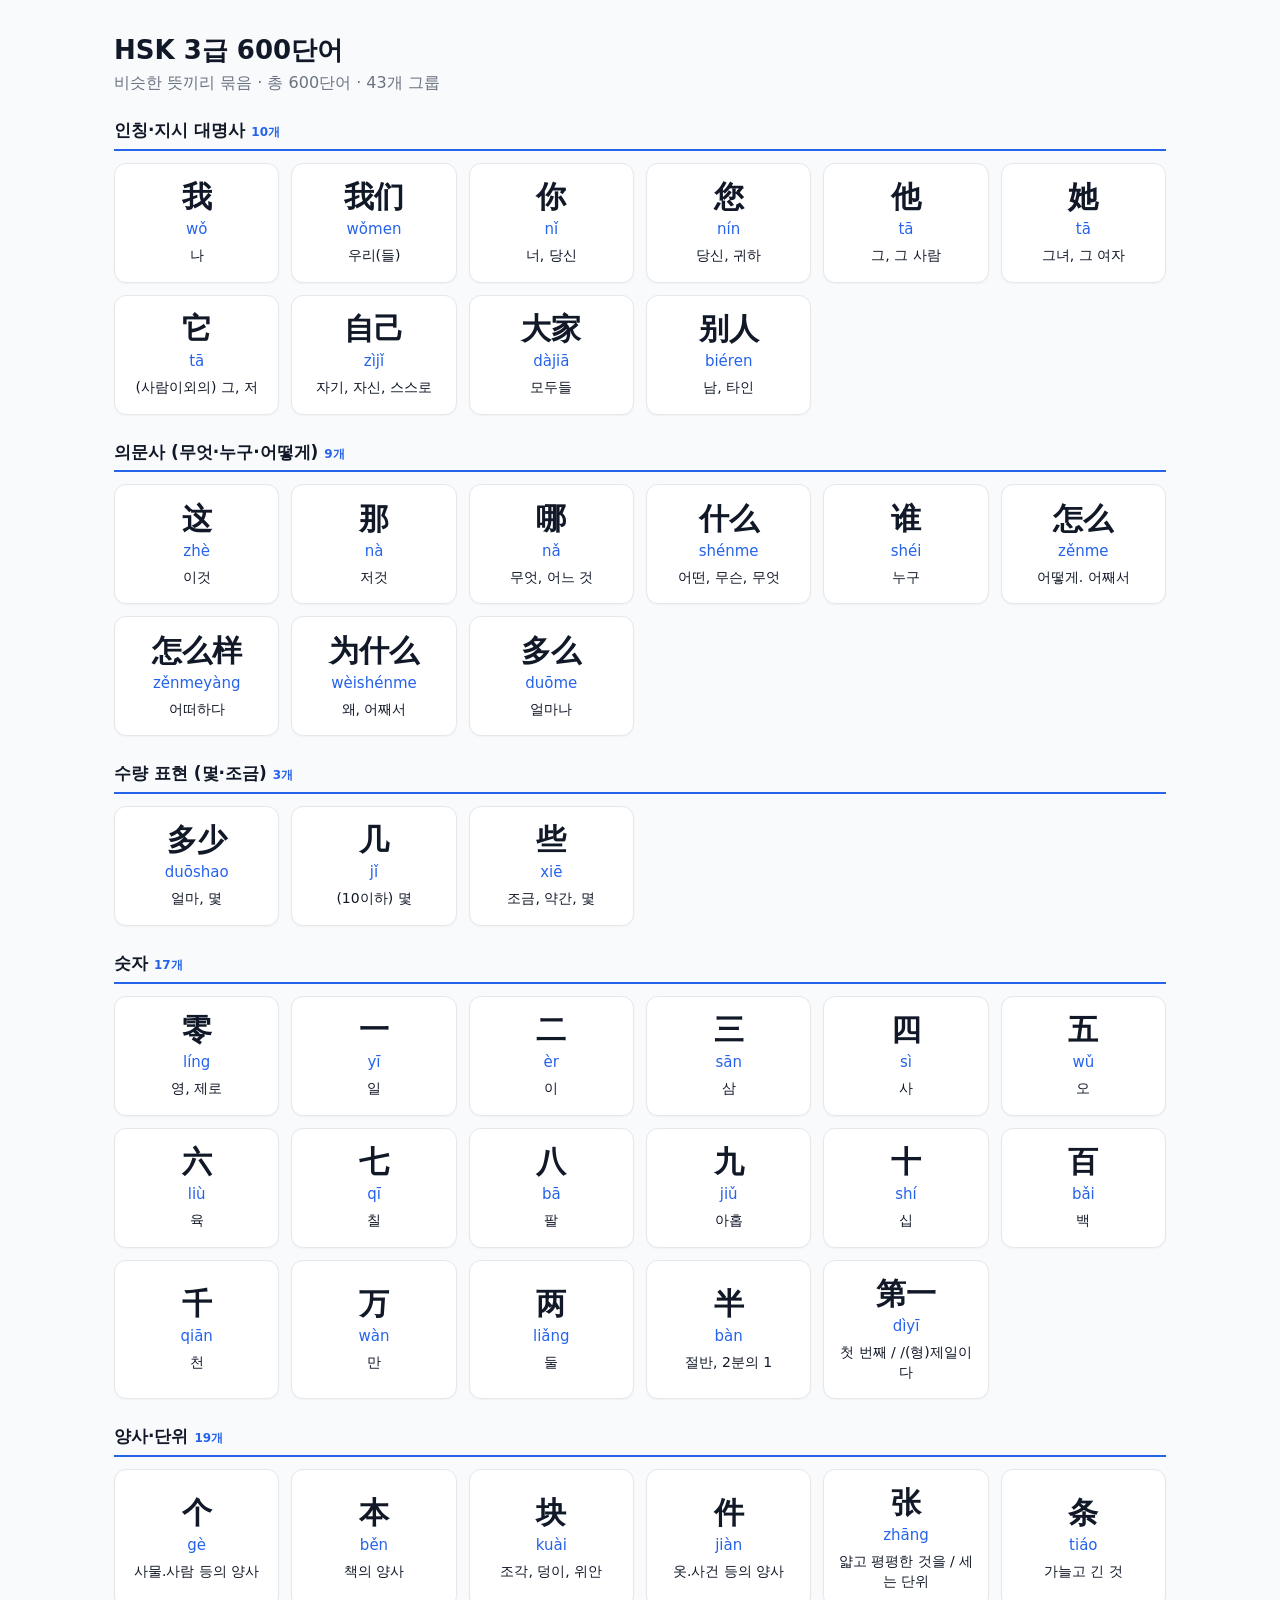
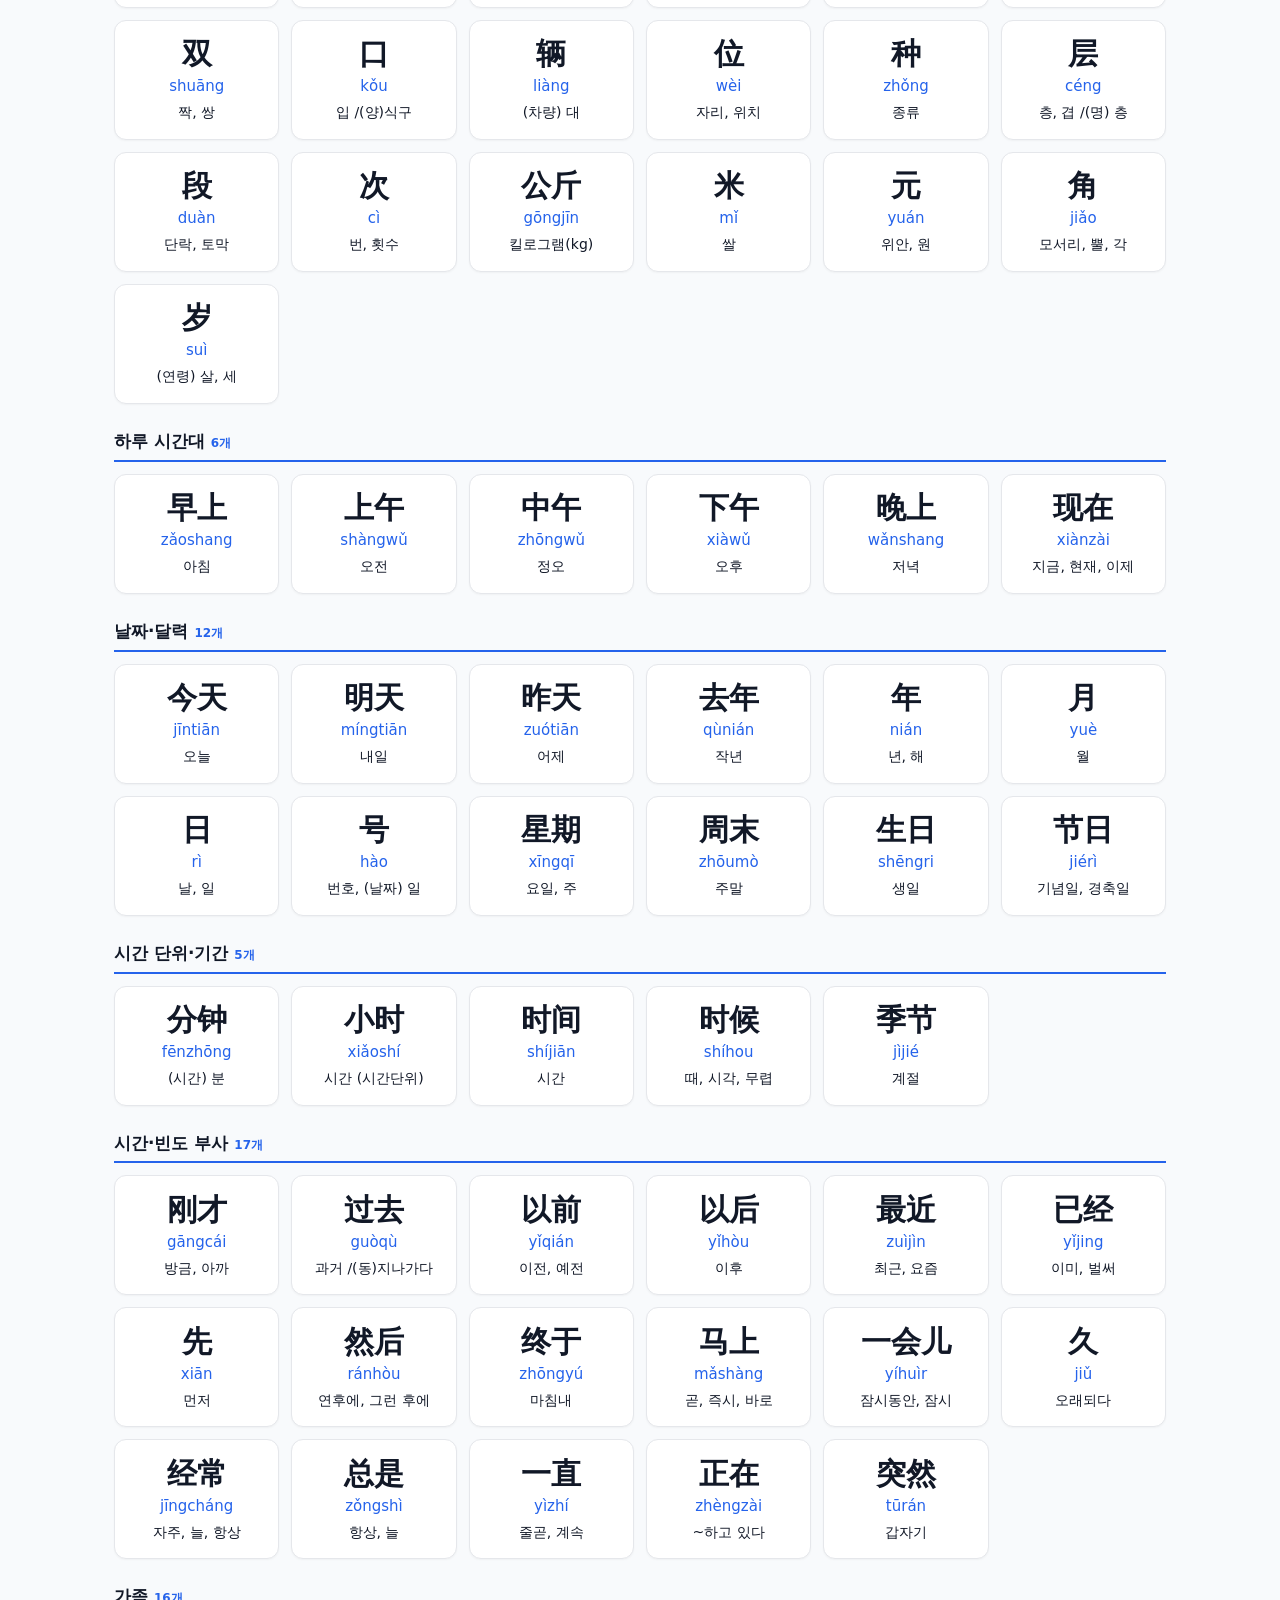
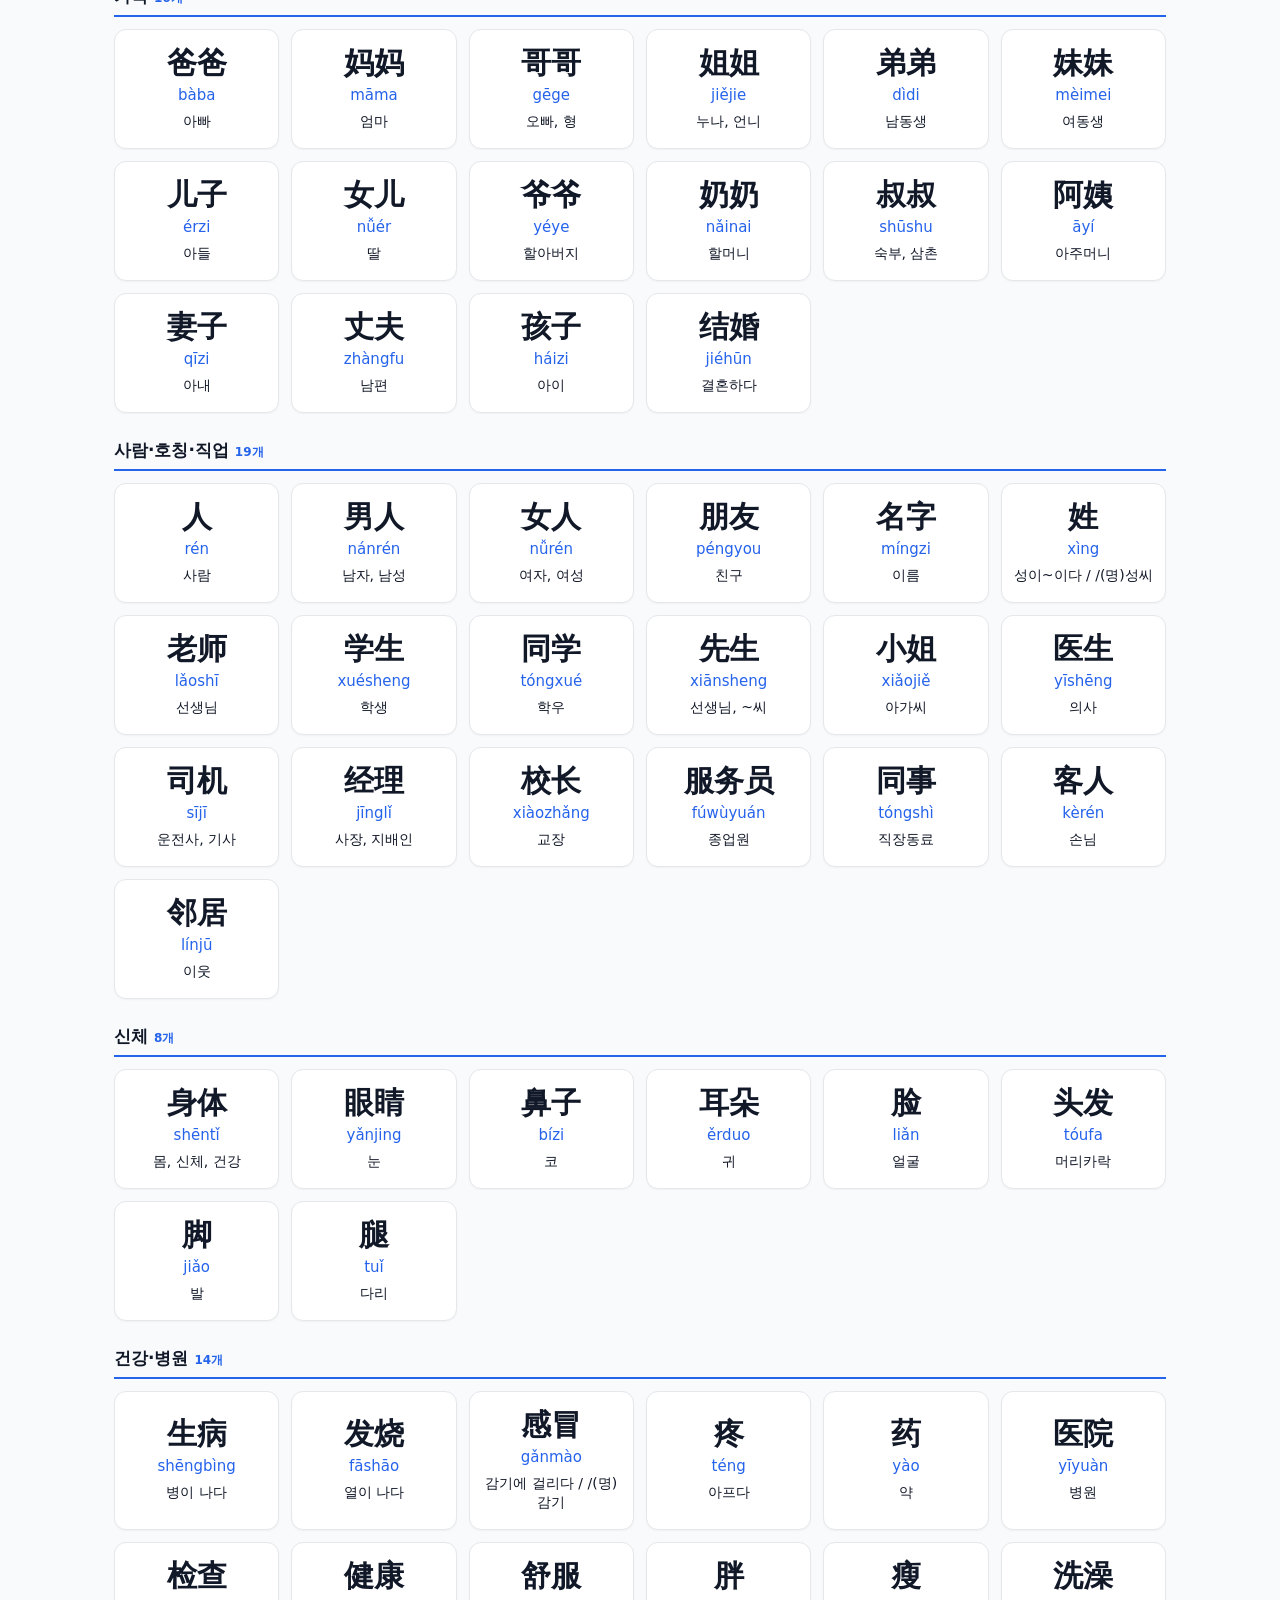
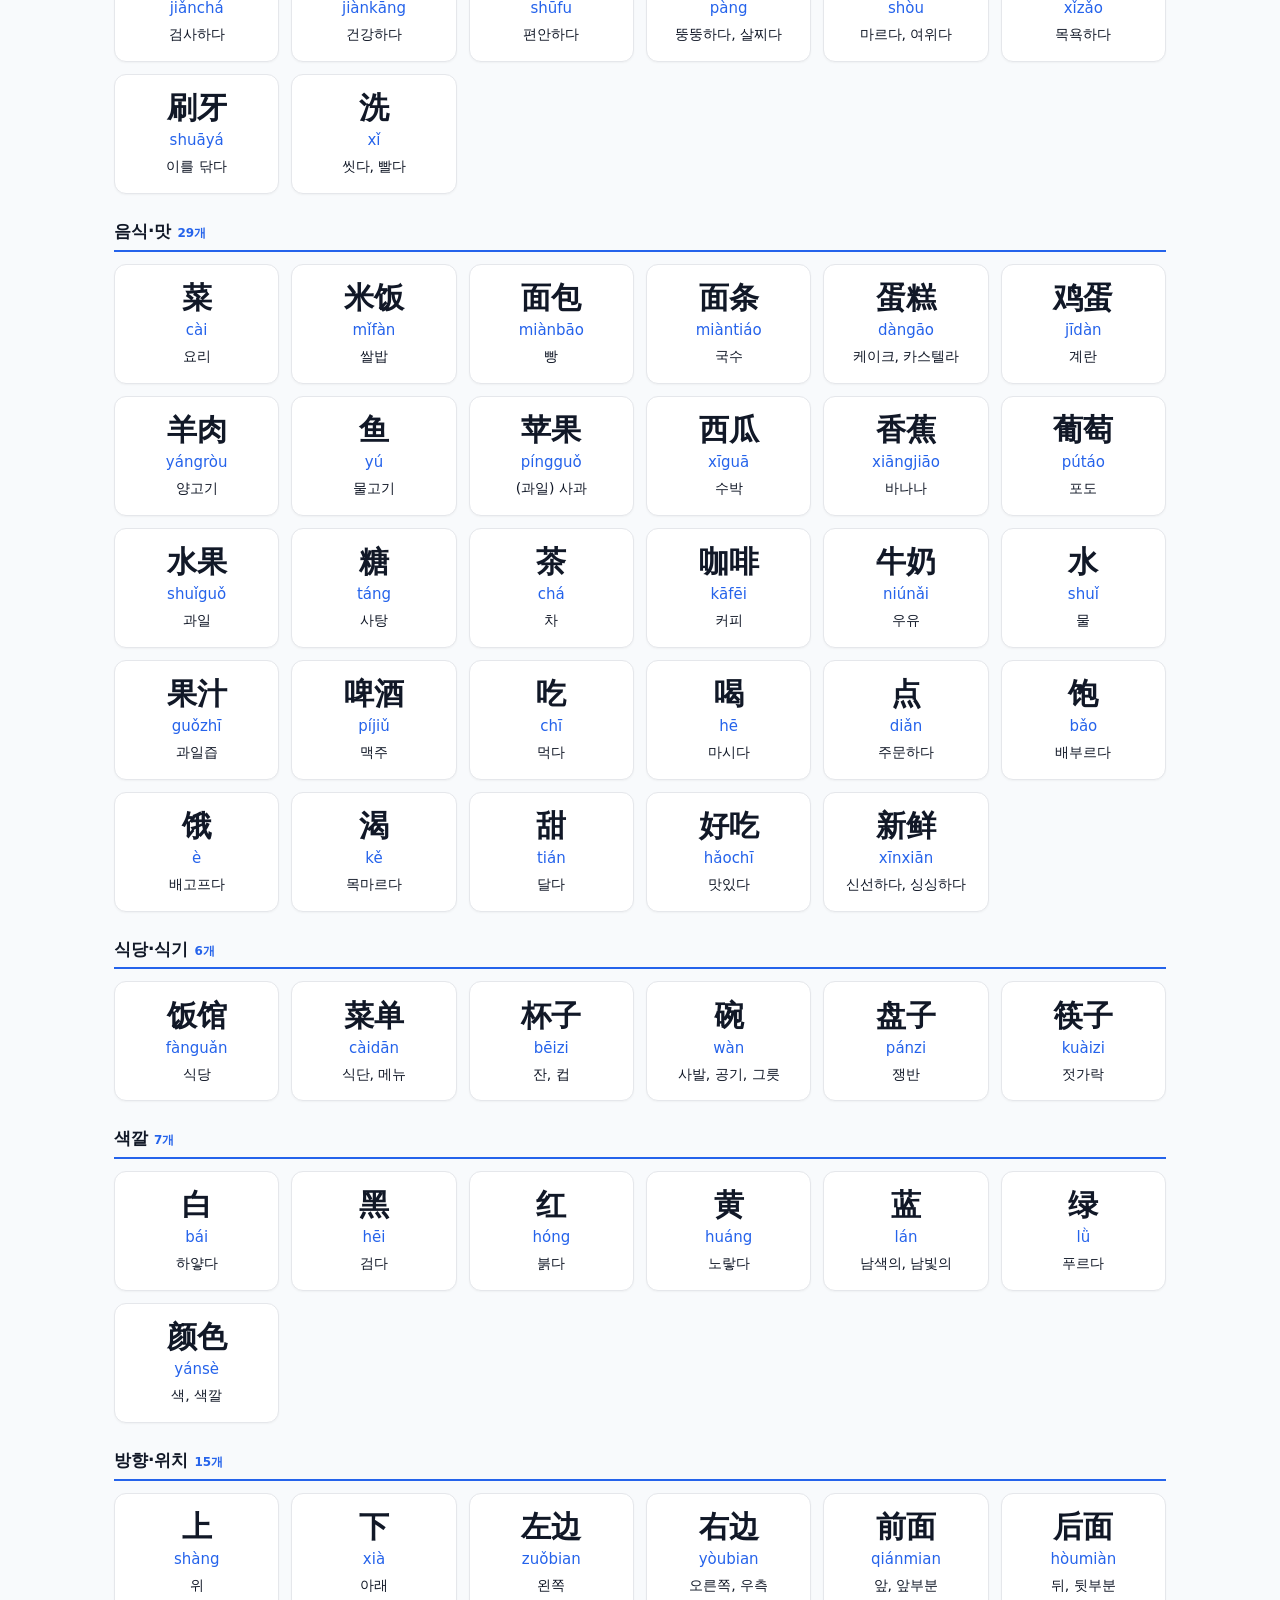
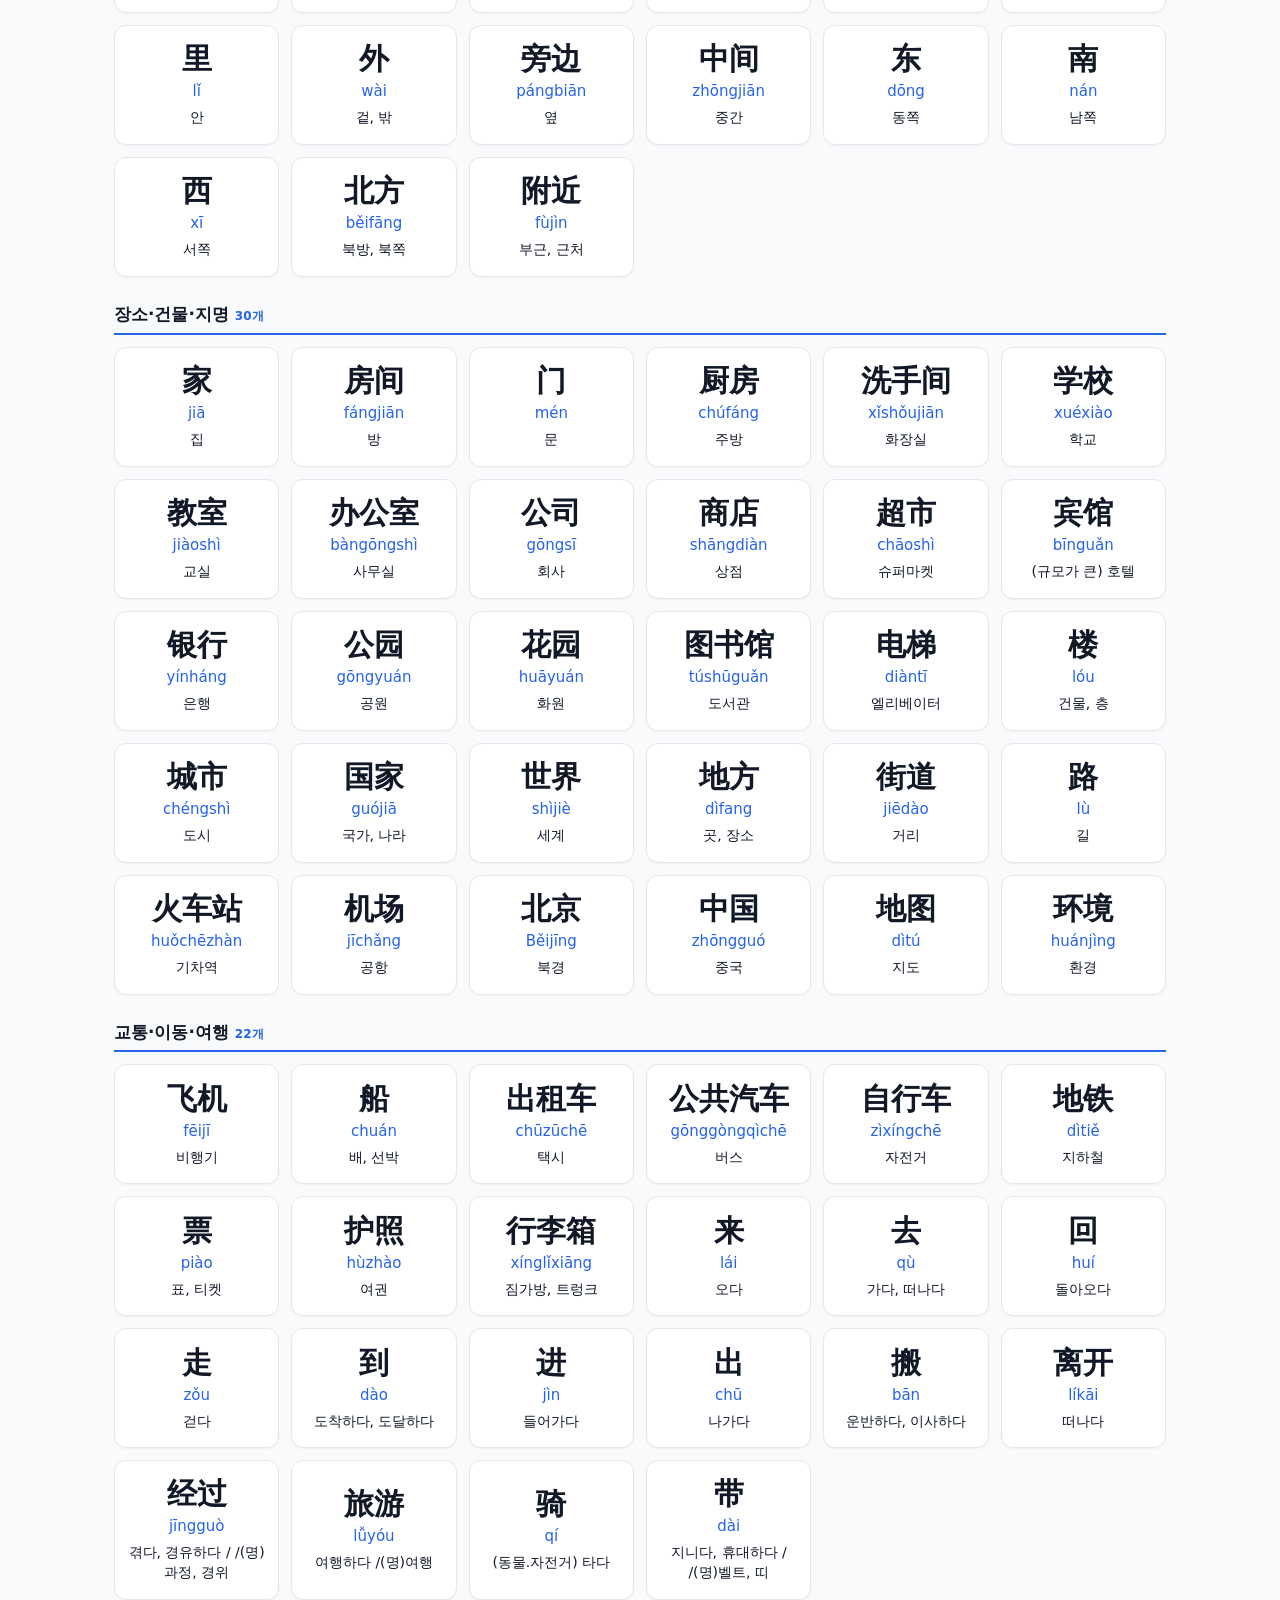
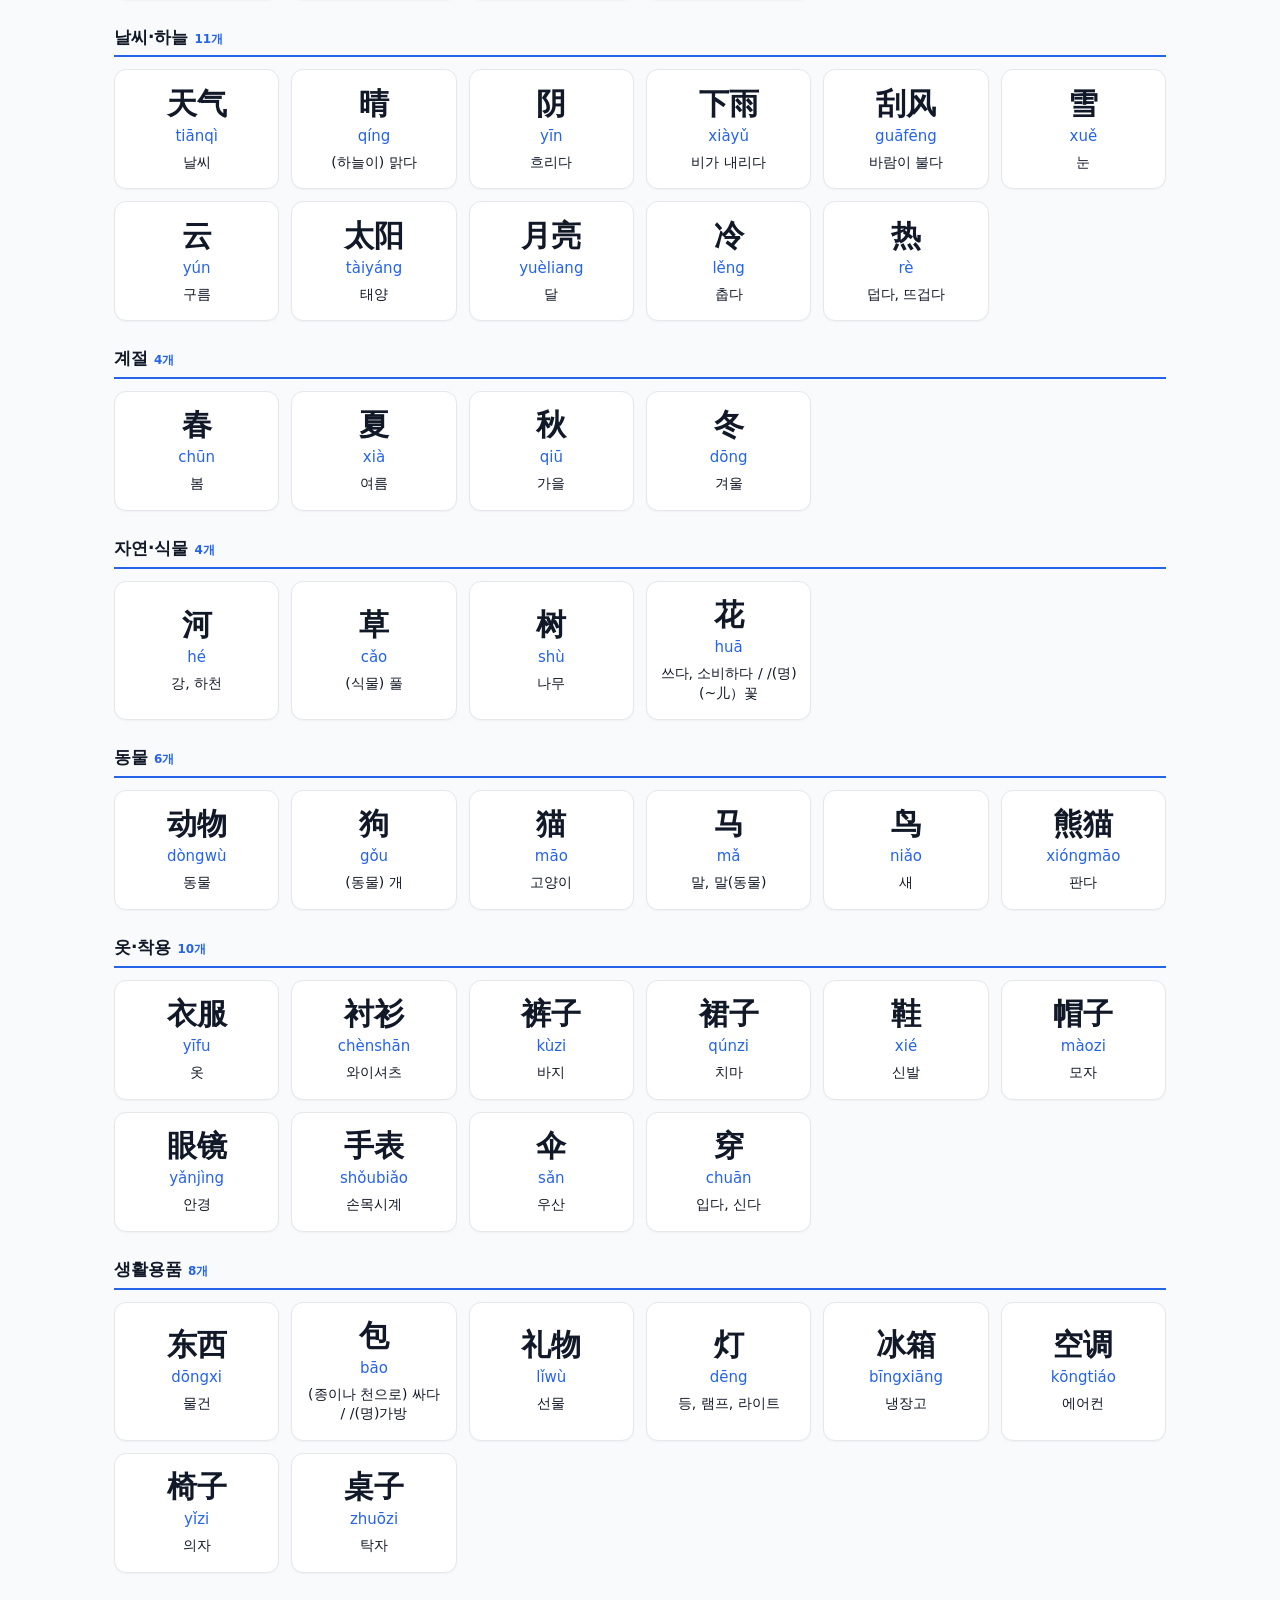
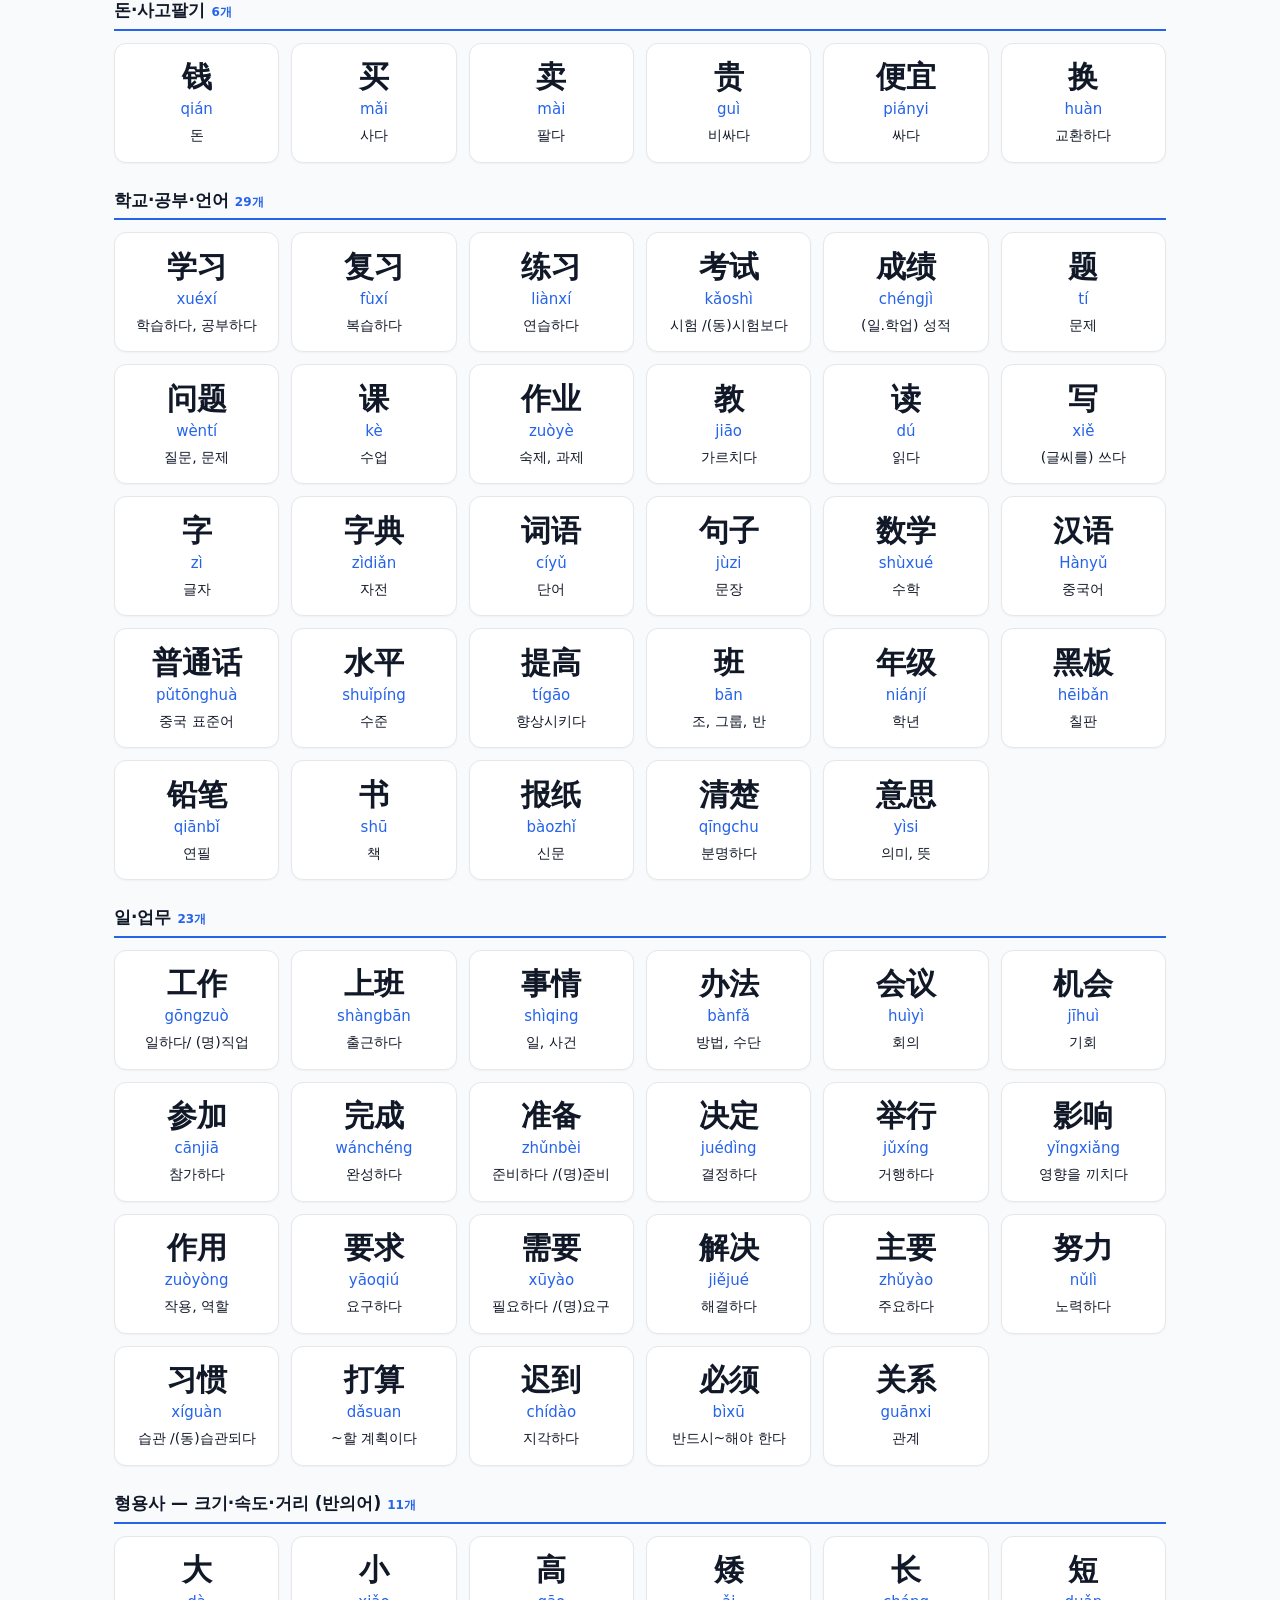
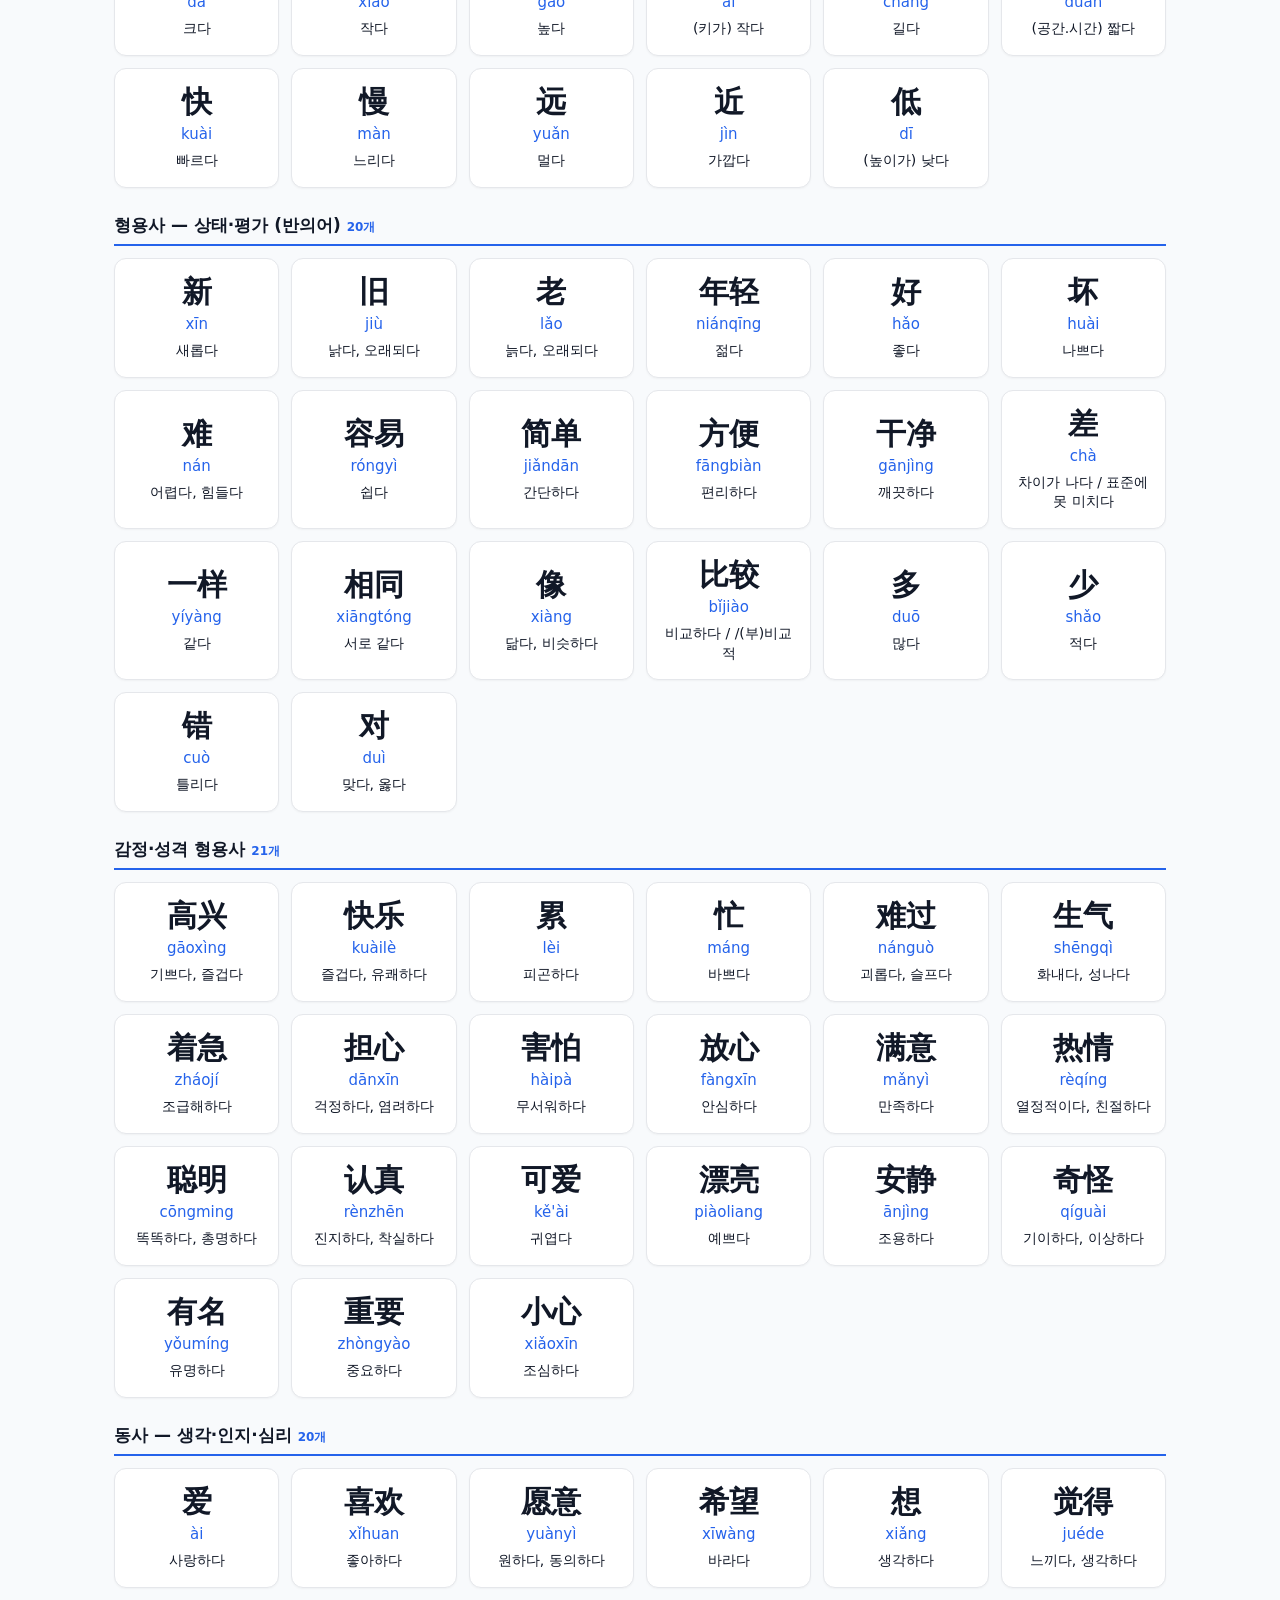
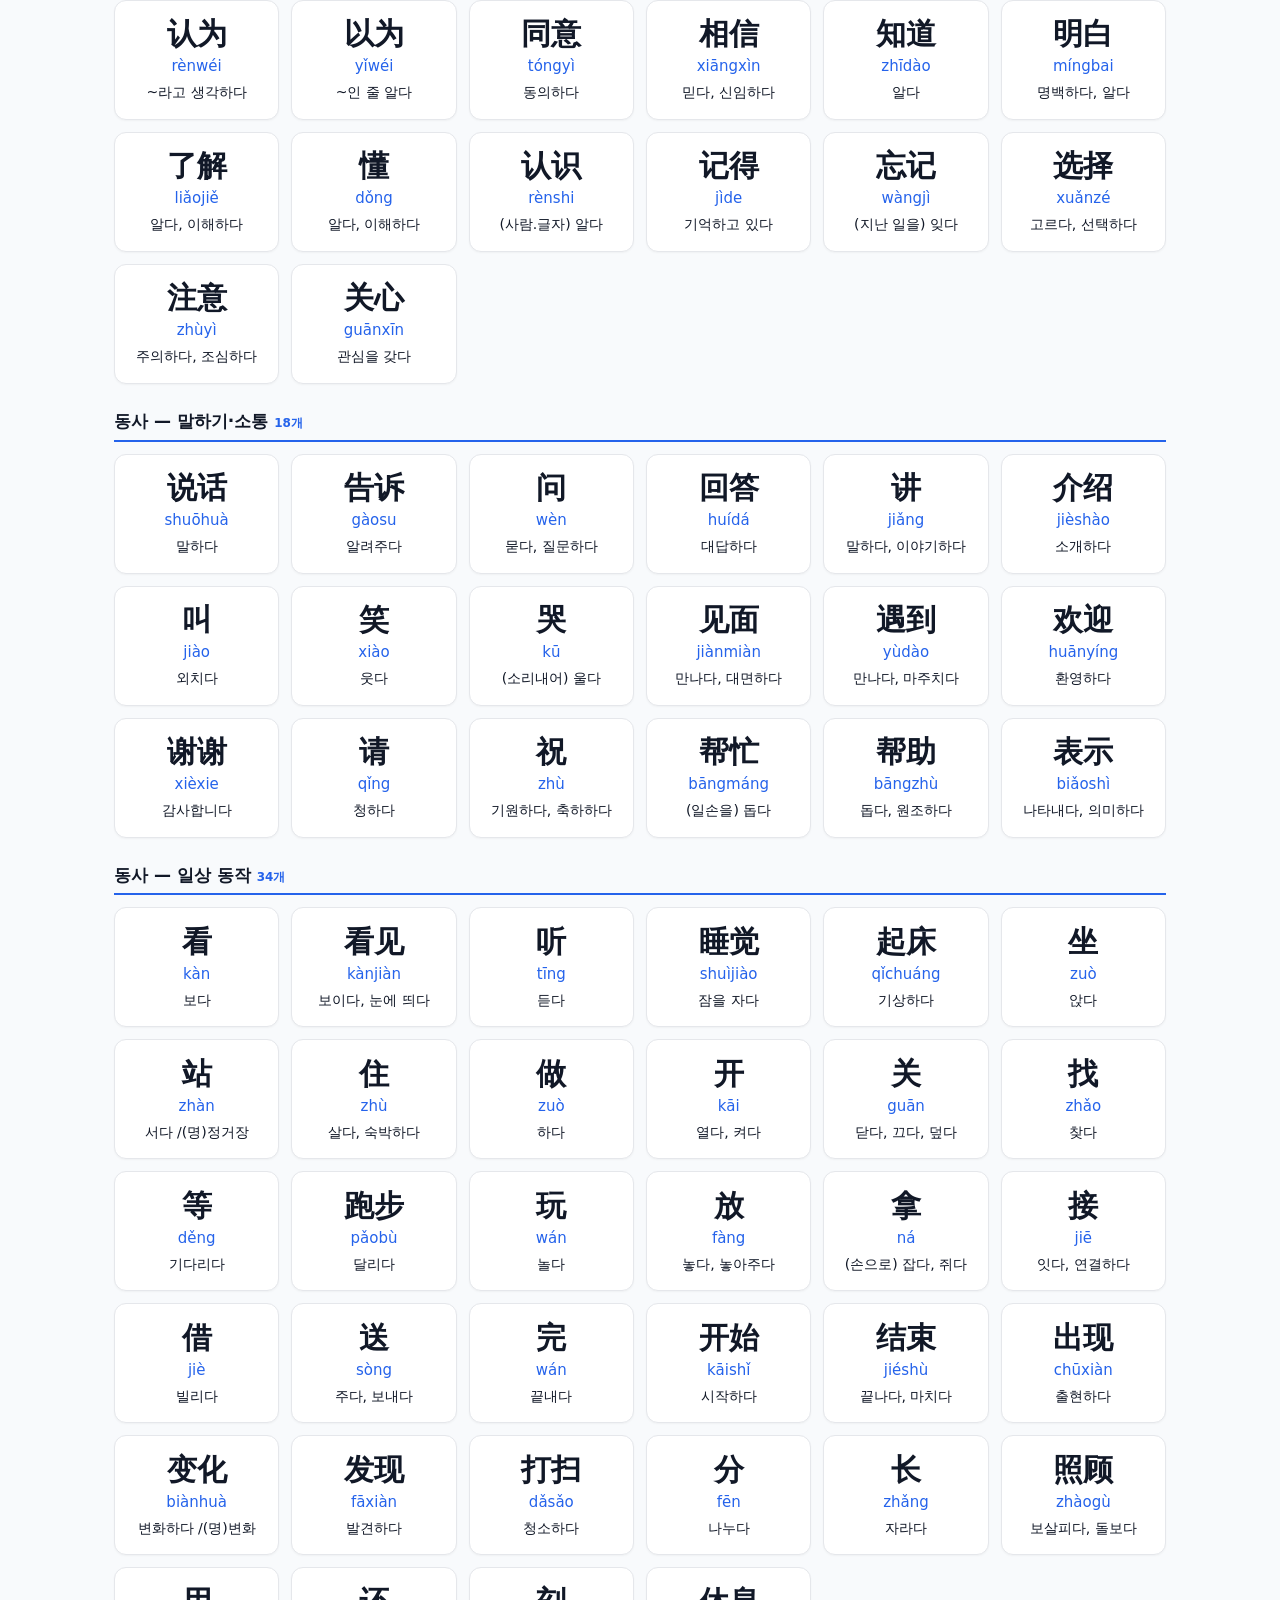
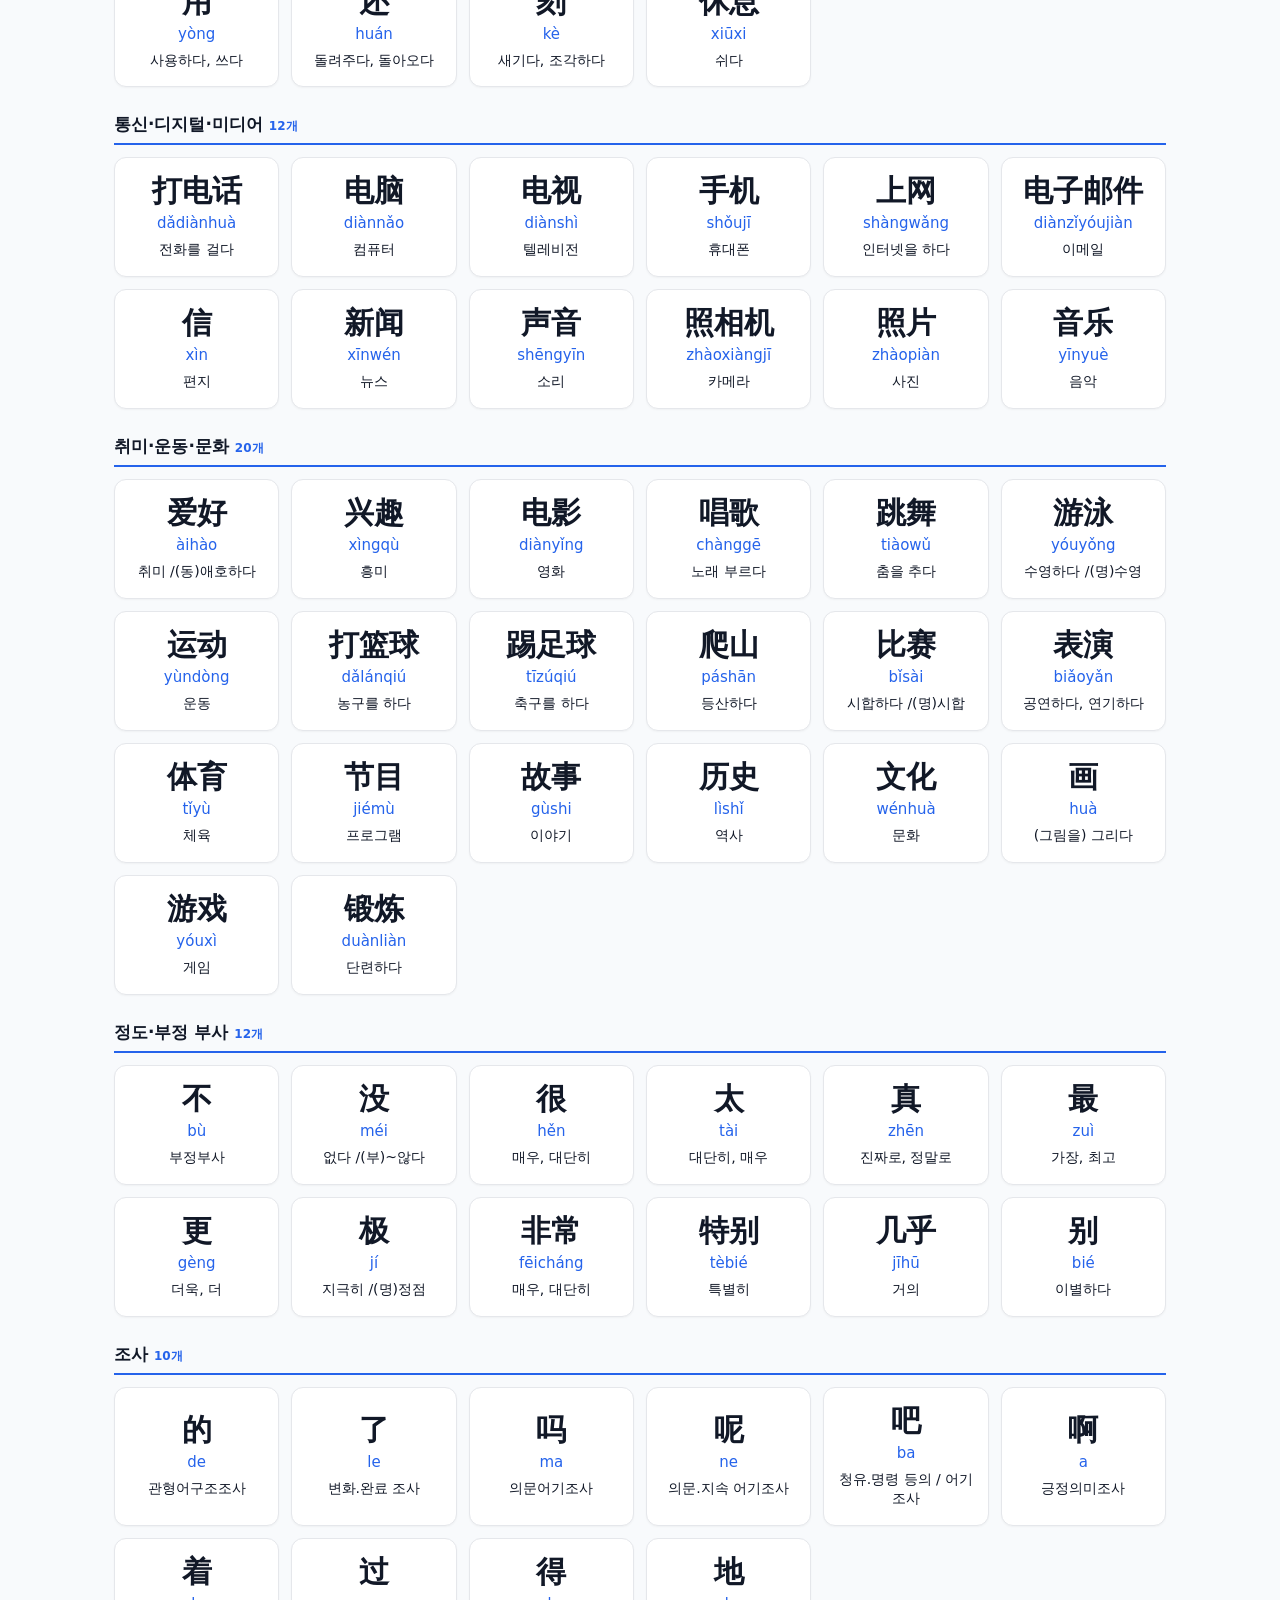
<file: tools/out/hsk3-by-meaning.html>
<!doctype html>
<html lang="ko"><head><meta charset="utf-8"><meta name="viewport" content="width=device-width,initial-scale=1"><title>HSK 3급 600단어 — 뜻별 묶음</title>
<style>
:root{--accent:#2563eb;--line:#e5e7eb;--ink:#111827;--muted:#6b7280;}
*{box-sizing:border-box;}
body{font-family:"Malgun Gothic","Microsoft YaHei",system-ui,sans-serif;color:var(--ink);max-width:1100px;margin:0 auto;padding:32px 24px;line-height:1.4;background:#f8fafc;}
h1{font-size:26px;margin:0 0 4px;}
.lead{color:var(--muted);margin:0 0 24px;}
section{margin:0 0 26px;}
h2{font-size:17px;border-bottom:2px solid var(--accent);padding-bottom:6px;margin:22px 0 12px;}
.badge{font-size:12px;font-weight:600;color:var(--accent);}
.grid{display:grid;grid-template-columns:repeat(auto-fill,minmax(150px,1fr));gap:12px;}
.card{background:#fff;border:1px solid var(--line);border-radius:12px;padding:16px 12px;text-align:center;box-shadow:0 1px 2px rgba(0,0,0,.04);page-break-inside:avoid;display:flex;flex-direction:column;gap:6px;align-items:center;justify-content:center;min-height:120px;}
.front{font-size:30px;font-weight:700;line-height:1.1;}
.reading{font-size:15px;color:var(--accent);}
.meaning{font-size:14px;color:var(--ink);}
@media print{body{padding:0;max-width:none;background:#fff;}.card{box-shadow:none;}}
</style></head><body>
<h1>HSK 3급 600단어</h1>
<p class="lead">비슷한 뜻끼리 묶음 · 총 600단어 · 43개 그룹</p>
<section><h2>인칭·지시 대명사 <span class="badge">10개</span></h2><div class="grid"><div class="card"><div class="front">我</div><div class="reading">wǒ</div><div class="meaning">나</div></div>
<div class="card"><div class="front">我们</div><div class="reading">wǒmen</div><div class="meaning">우리(들)</div></div>
<div class="card"><div class="front">你</div><div class="reading">nǐ</div><div class="meaning">너, 당신</div></div>
<div class="card"><div class="front">您</div><div class="reading">nín</div><div class="meaning">당신, 귀하</div></div>
<div class="card"><div class="front">他</div><div class="reading">tā</div><div class="meaning">그, 그 사람</div></div>
<div class="card"><div class="front">她</div><div class="reading">tā</div><div class="meaning">그녀, 그 여자</div></div>
<div class="card"><div class="front">它</div><div class="reading">tā</div><div class="meaning">(사람이외의) 그, 저</div></div>
<div class="card"><div class="front">自己</div><div class="reading">zìjǐ</div><div class="meaning">자기, 자신, 스스로</div></div>
<div class="card"><div class="front">大家</div><div class="reading">dàjiā</div><div class="meaning">모두들</div></div>
<div class="card"><div class="front">别人</div><div class="reading">biéren</div><div class="meaning">남, 타인</div></div></div></section>
<section><h2>의문사 (무엇·누구·어떻게) <span class="badge">9개</span></h2><div class="grid"><div class="card"><div class="front">这</div><div class="reading">zhè</div><div class="meaning">이것</div></div>
<div class="card"><div class="front">那</div><div class="reading">nà</div><div class="meaning">저것</div></div>
<div class="card"><div class="front">哪</div><div class="reading">nǎ</div><div class="meaning">무엇, 어느 것</div></div>
<div class="card"><div class="front">什么</div><div class="reading">shénme</div><div class="meaning">어떤, 무슨, 무엇</div></div>
<div class="card"><div class="front">谁</div><div class="reading">shéi</div><div class="meaning">누구</div></div>
<div class="card"><div class="front">怎么</div><div class="reading">zěnme</div><div class="meaning">어떻게. 어째서</div></div>
<div class="card"><div class="front">怎么样</div><div class="reading">zěnmeyàng</div><div class="meaning">어떠하다</div></div>
<div class="card"><div class="front">为什么</div><div class="reading">wèishénme</div><div class="meaning">왜, 어째서</div></div>
<div class="card"><div class="front">多么</div><div class="reading">duōme</div><div class="meaning">얼마나</div></div></div></section>
<section><h2>수량 표현 (몇·조금) <span class="badge">3개</span></h2><div class="grid"><div class="card"><div class="front">多少</div><div class="reading">duōshao</div><div class="meaning">얼마, 몇</div></div>
<div class="card"><div class="front">几</div><div class="reading">jǐ</div><div class="meaning">(10이하) 몇</div></div>
<div class="card"><div class="front">些</div><div class="reading">xiē</div><div class="meaning">조금, 약간, 몇</div></div></div></section>
<section><h2>숫자 <span class="badge">17개</span></h2><div class="grid"><div class="card"><div class="front">零</div><div class="reading">líng</div><div class="meaning">영, 제로</div></div>
<div class="card"><div class="front">一</div><div class="reading">yī</div><div class="meaning">일</div></div>
<div class="card"><div class="front">二</div><div class="reading">èr</div><div class="meaning">이</div></div>
<div class="card"><div class="front">三</div><div class="reading">sān</div><div class="meaning">삼</div></div>
<div class="card"><div class="front">四</div><div class="reading">sì</div><div class="meaning">사</div></div>
<div class="card"><div class="front">五</div><div class="reading">wǔ</div><div class="meaning">오</div></div>
<div class="card"><div class="front">六</div><div class="reading">liù</div><div class="meaning">육</div></div>
<div class="card"><div class="front">七</div><div class="reading">qī</div><div class="meaning">칠</div></div>
<div class="card"><div class="front">八</div><div class="reading">bā</div><div class="meaning">팔</div></div>
<div class="card"><div class="front">九</div><div class="reading">jiǔ</div><div class="meaning">아홉</div></div>
<div class="card"><div class="front">十</div><div class="reading">shí</div><div class="meaning">십</div></div>
<div class="card"><div class="front">百</div><div class="reading">bǎi</div><div class="meaning">백</div></div>
<div class="card"><div class="front">千</div><div class="reading">qiān</div><div class="meaning">천</div></div>
<div class="card"><div class="front">万</div><div class="reading">wàn</div><div class="meaning">만</div></div>
<div class="card"><div class="front">两</div><div class="reading">liǎng</div><div class="meaning">둘</div></div>
<div class="card"><div class="front">半</div><div class="reading">bàn</div><div class="meaning">절반, 2분의 1</div></div>
<div class="card"><div class="front">第一</div><div class="reading">dìyī</div><div class="meaning">첫 번째 / /(형)제일이다</div></div></div></section>
<section><h2>양사·단위 <span class="badge">19개</span></h2><div class="grid"><div class="card"><div class="front">个</div><div class="reading">gè</div><div class="meaning">사물.사람 등의 양사</div></div>
<div class="card"><div class="front">本</div><div class="reading">běn</div><div class="meaning">책의 양사</div></div>
<div class="card"><div class="front">块</div><div class="reading">kuài</div><div class="meaning">조각, 덩이, 위안</div></div>
<div class="card"><div class="front">件</div><div class="reading">jiàn</div><div class="meaning">옷.사건 등의 양사</div></div>
<div class="card"><div class="front">张</div><div class="reading">zhāng</div><div class="meaning">얇고 평평한 것을 / 세는 단위</div></div>
<div class="card"><div class="front">条</div><div class="reading">tiáo</div><div class="meaning">가늘고 긴 것</div></div>
<div class="card"><div class="front">双</div><div class="reading">shuāng</div><div class="meaning">짝, 쌍</div></div>
<div class="card"><div class="front">口</div><div class="reading">kǒu</div><div class="meaning">입 /(양)식구</div></div>
<div class="card"><div class="front">辆</div><div class="reading">liàng</div><div class="meaning">(차량) 대</div></div>
<div class="card"><div class="front">位</div><div class="reading">wèi</div><div class="meaning">자리, 위치</div></div>
<div class="card"><div class="front">种</div><div class="reading">zhǒng</div><div class="meaning">종류</div></div>
<div class="card"><div class="front">层</div><div class="reading">céng</div><div class="meaning">층, 겹 /(명) 층</div></div>
<div class="card"><div class="front">段</div><div class="reading">duàn</div><div class="meaning">단락, 토막</div></div>
<div class="card"><div class="front">次</div><div class="reading">cì</div><div class="meaning">번, 횟수</div></div>
<div class="card"><div class="front">公斤</div><div class="reading">gōngjīn</div><div class="meaning">킬로그램(kg)</div></div>
<div class="card"><div class="front">米</div><div class="reading">mǐ</div><div class="meaning">쌀</div></div>
<div class="card"><div class="front">元</div><div class="reading">yuán</div><div class="meaning">위안, 원</div></div>
<div class="card"><div class="front">角</div><div class="reading">jiǎo</div><div class="meaning">모서리, 뿔, 각</div></div>
<div class="card"><div class="front">岁</div><div class="reading">suì</div><div class="meaning">(연령) 살, 세</div></div></div></section>
<section><h2>하루 시간대 <span class="badge">6개</span></h2><div class="grid"><div class="card"><div class="front">早上</div><div class="reading">zǎoshang</div><div class="meaning">아침</div></div>
<div class="card"><div class="front">上午</div><div class="reading">shàngwǔ</div><div class="meaning">오전</div></div>
<div class="card"><div class="front">中午</div><div class="reading">zhōngwǔ</div><div class="meaning">정오</div></div>
<div class="card"><div class="front">下午</div><div class="reading">xiàwǔ</div><div class="meaning">오후</div></div>
<div class="card"><div class="front">晚上</div><div class="reading">wǎnshang</div><div class="meaning">저녁</div></div>
<div class="card"><div class="front">现在</div><div class="reading">xiànzài</div><div class="meaning">지금, 현재, 이제</div></div></div></section>
<section><h2>날짜·달력 <span class="badge">12개</span></h2><div class="grid"><div class="card"><div class="front">今天</div><div class="reading">jīntiān</div><div class="meaning">오늘</div></div>
<div class="card"><div class="front">明天</div><div class="reading">míngtiān</div><div class="meaning">내일</div></div>
<div class="card"><div class="front">昨天</div><div class="reading">zuótiān</div><div class="meaning">어제</div></div>
<div class="card"><div class="front">去年</div><div class="reading">qùnián</div><div class="meaning">작년</div></div>
<div class="card"><div class="front">年</div><div class="reading">nián</div><div class="meaning">년, 해</div></div>
<div class="card"><div class="front">月</div><div class="reading">yuè</div><div class="meaning">월</div></div>
<div class="card"><div class="front">日</div><div class="reading">rì</div><div class="meaning">날, 일</div></div>
<div class="card"><div class="front">号</div><div class="reading">hào</div><div class="meaning">번호, (날짜) 일</div></div>
<div class="card"><div class="front">星期</div><div class="reading">xīngqī</div><div class="meaning">요일, 주</div></div>
<div class="card"><div class="front">周末</div><div class="reading">zhōumò</div><div class="meaning">주말</div></div>
<div class="card"><div class="front">生日</div><div class="reading">shēngri</div><div class="meaning">생일</div></div>
<div class="card"><div class="front">节日</div><div class="reading">jiérì</div><div class="meaning">기념일, 경축일</div></div></div></section>
<section><h2>시간 단위·기간 <span class="badge">5개</span></h2><div class="grid"><div class="card"><div class="front">分钟</div><div class="reading">fēnzhōng</div><div class="meaning">(시간) 분</div></div>
<div class="card"><div class="front">小时</div><div class="reading">xiǎoshí</div><div class="meaning">시간 (시간단위)</div></div>
<div class="card"><div class="front">时间</div><div class="reading">shíjiān</div><div class="meaning">시간</div></div>
<div class="card"><div class="front">时候</div><div class="reading">shíhou</div><div class="meaning">때, 시각, 무렵</div></div>
<div class="card"><div class="front">季节</div><div class="reading">jìjié</div><div class="meaning">계절</div></div></div></section>
<section><h2>시간·빈도 부사 <span class="badge">17개</span></h2><div class="grid"><div class="card"><div class="front">刚才</div><div class="reading">gāngcái</div><div class="meaning">방금, 아까</div></div>
<div class="card"><div class="front">过去</div><div class="reading">guòqù</div><div class="meaning">과거 /(동)지나가다</div></div>
<div class="card"><div class="front">以前</div><div class="reading">yǐqián</div><div class="meaning">이전, 예전</div></div>
<div class="card"><div class="front">以后</div><div class="reading">yǐhòu</div><div class="meaning">이후</div></div>
<div class="card"><div class="front">最近</div><div class="reading">zuìjìn</div><div class="meaning">최근, 요즘</div></div>
<div class="card"><div class="front">已经</div><div class="reading">yǐjing</div><div class="meaning">이미, 벌써</div></div>
<div class="card"><div class="front">先</div><div class="reading">xiān</div><div class="meaning">먼저</div></div>
<div class="card"><div class="front">然后</div><div class="reading">ránhòu</div><div class="meaning">연후에, 그런 후에</div></div>
<div class="card"><div class="front">终于</div><div class="reading">zhōngyú</div><div class="meaning">마침내</div></div>
<div class="card"><div class="front">马上</div><div class="reading">mǎshàng</div><div class="meaning">곧, 즉시, 바로</div></div>
<div class="card"><div class="front">一会儿</div><div class="reading">yíhuìr</div><div class="meaning">잠시동안, 잠시</div></div>
<div class="card"><div class="front">久</div><div class="reading">jiǔ</div><div class="meaning">오래되다</div></div>
<div class="card"><div class="front">经常</div><div class="reading">jīngcháng</div><div class="meaning">자주, 늘, 항상</div></div>
<div class="card"><div class="front">总是</div><div class="reading">zǒngshì</div><div class="meaning">항상, 늘</div></div>
<div class="card"><div class="front">一直</div><div class="reading">yìzhí</div><div class="meaning">줄곧, 계속</div></div>
<div class="card"><div class="front">正在</div><div class="reading">zhèngzài</div><div class="meaning">~하고 있다</div></div>
<div class="card"><div class="front">突然</div><div class="reading">tūrán</div><div class="meaning">갑자기</div></div></div></section>
<section><h2>가족 <span class="badge">16개</span></h2><div class="grid"><div class="card"><div class="front">爸爸</div><div class="reading">bàba</div><div class="meaning">아빠</div></div>
<div class="card"><div class="front">妈妈</div><div class="reading">māma</div><div class="meaning">엄마</div></div>
<div class="card"><div class="front">哥哥</div><div class="reading">gēge</div><div class="meaning">오빠, 형</div></div>
<div class="card"><div class="front">姐姐</div><div class="reading">jiějie</div><div class="meaning">누나, 언니</div></div>
<div class="card"><div class="front">弟弟</div><div class="reading">dìdi</div><div class="meaning">남동생</div></div>
<div class="card"><div class="front">妹妹</div><div class="reading">mèimei</div><div class="meaning">여동생</div></div>
<div class="card"><div class="front">儿子</div><div class="reading">érzi</div><div class="meaning">아들</div></div>
<div class="card"><div class="front">女儿</div><div class="reading">nǚér</div><div class="meaning">딸</div></div>
<div class="card"><div class="front">爷爷</div><div class="reading">yéye</div><div class="meaning">할아버지</div></div>
<div class="card"><div class="front">奶奶</div><div class="reading">nǎinai</div><div class="meaning">할머니</div></div>
<div class="card"><div class="front">叔叔</div><div class="reading">shūshu</div><div class="meaning">숙부, 삼촌</div></div>
<div class="card"><div class="front">阿姨</div><div class="reading">āyí</div><div class="meaning">아주머니</div></div>
<div class="card"><div class="front">妻子</div><div class="reading">qīzi</div><div class="meaning">아내</div></div>
<div class="card"><div class="front">丈夫</div><div class="reading">zhàngfu</div><div class="meaning">남편</div></div>
<div class="card"><div class="front">孩子</div><div class="reading">háizi</div><div class="meaning">아이</div></div>
<div class="card"><div class="front">结婚</div><div class="reading">jiéhūn</div><div class="meaning">결혼하다</div></div></div></section>
<section><h2>사람·호칭·직업 <span class="badge">19개</span></h2><div class="grid"><div class="card"><div class="front">人</div><div class="reading">rén</div><div class="meaning">사람</div></div>
<div class="card"><div class="front">男人</div><div class="reading">nánrén</div><div class="meaning">남자, 남성</div></div>
<div class="card"><div class="front">女人</div><div class="reading">nǚrén</div><div class="meaning">여자, 여성</div></div>
<div class="card"><div class="front">朋友</div><div class="reading">péngyou</div><div class="meaning">친구</div></div>
<div class="card"><div class="front">名字</div><div class="reading">míngzi</div><div class="meaning">이름</div></div>
<div class="card"><div class="front">姓</div><div class="reading">xìng</div><div class="meaning">성이~이다 / /(명)성씨</div></div>
<div class="card"><div class="front">老师</div><div class="reading">lǎoshī</div><div class="meaning">선생님</div></div>
<div class="card"><div class="front">学生</div><div class="reading">xuésheng</div><div class="meaning">학생</div></div>
<div class="card"><div class="front">同学</div><div class="reading">tóngxué</div><div class="meaning">학우</div></div>
<div class="card"><div class="front">先生</div><div class="reading">xiānsheng</div><div class="meaning">선생님, ~씨</div></div>
<div class="card"><div class="front">小姐</div><div class="reading">xiǎojiě</div><div class="meaning">아가씨</div></div>
<div class="card"><div class="front">医生</div><div class="reading">yīshēng</div><div class="meaning">의사</div></div>
<div class="card"><div class="front">司机</div><div class="reading">sījī</div><div class="meaning">운전사, 기사</div></div>
<div class="card"><div class="front">经理</div><div class="reading">jīnglǐ</div><div class="meaning">사장, 지배인</div></div>
<div class="card"><div class="front">校长</div><div class="reading">xiàozhǎng</div><div class="meaning">교장</div></div>
<div class="card"><div class="front">服务员</div><div class="reading">fúwùyuán</div><div class="meaning">종업원</div></div>
<div class="card"><div class="front">同事</div><div class="reading">tóngshì</div><div class="meaning">직장동료</div></div>
<div class="card"><div class="front">客人</div><div class="reading">kèrén</div><div class="meaning">손님</div></div>
<div class="card"><div class="front">邻居</div><div class="reading">línjū</div><div class="meaning">이웃</div></div></div></section>
<section><h2>신체 <span class="badge">8개</span></h2><div class="grid"><div class="card"><div class="front">身体</div><div class="reading">shēntǐ</div><div class="meaning">몸, 신체, 건강</div></div>
<div class="card"><div class="front">眼睛</div><div class="reading">yǎnjing</div><div class="meaning">눈</div></div>
<div class="card"><div class="front">鼻子</div><div class="reading">bízi</div><div class="meaning">코</div></div>
<div class="card"><div class="front">耳朵</div><div class="reading">ěrduo</div><div class="meaning">귀</div></div>
<div class="card"><div class="front">脸</div><div class="reading">liǎn</div><div class="meaning">얼굴</div></div>
<div class="card"><div class="front">头发</div><div class="reading">tóufa</div><div class="meaning">머리카락</div></div>
<div class="card"><div class="front">脚</div><div class="reading">jiǎo</div><div class="meaning">발</div></div>
<div class="card"><div class="front">腿</div><div class="reading">tuǐ</div><div class="meaning">다리</div></div></div></section>
<section><h2>건강·병원 <span class="badge">14개</span></h2><div class="grid"><div class="card"><div class="front">生病</div><div class="reading">shēngbìng</div><div class="meaning">병이 나다</div></div>
<div class="card"><div class="front">发烧</div><div class="reading">fāshāo</div><div class="meaning">열이 나다</div></div>
<div class="card"><div class="front">感冒</div><div class="reading">gǎnmào</div><div class="meaning">감기에 걸리다 / /(명)감기</div></div>
<div class="card"><div class="front">疼</div><div class="reading">téng</div><div class="meaning">아프다</div></div>
<div class="card"><div class="front">药</div><div class="reading">yào</div><div class="meaning">약</div></div>
<div class="card"><div class="front">医院</div><div class="reading">yīyuàn</div><div class="meaning">병원</div></div>
<div class="card"><div class="front">检查</div><div class="reading">jiǎnchá</div><div class="meaning">검사하다</div></div>
<div class="card"><div class="front">健康</div><div class="reading">jiànkāng</div><div class="meaning">건강하다</div></div>
<div class="card"><div class="front">舒服</div><div class="reading">shūfu</div><div class="meaning">편안하다</div></div>
<div class="card"><div class="front">胖</div><div class="reading">pàng</div><div class="meaning">뚱뚱하다, 살찌다</div></div>
<div class="card"><div class="front">瘦</div><div class="reading">shòu</div><div class="meaning">마르다, 여위다</div></div>
<div class="card"><div class="front">洗澡</div><div class="reading">xǐzǎo</div><div class="meaning">목욕하다</div></div>
<div class="card"><div class="front">刷牙</div><div class="reading">shuāyá</div><div class="meaning">이를 닦다</div></div>
<div class="card"><div class="front">洗</div><div class="reading">xǐ</div><div class="meaning">씻다, 빨다</div></div></div></section>
<section><h2>음식·맛 <span class="badge">29개</span></h2><div class="grid"><div class="card"><div class="front">菜</div><div class="reading">cài</div><div class="meaning">요리</div></div>
<div class="card"><div class="front">米饭</div><div class="reading">mǐfàn</div><div class="meaning">쌀밥</div></div>
<div class="card"><div class="front">面包</div><div class="reading">miànbāo</div><div class="meaning">빵</div></div>
<div class="card"><div class="front">面条</div><div class="reading">miàntiáo</div><div class="meaning">국수</div></div>
<div class="card"><div class="front">蛋糕</div><div class="reading">dàngāo</div><div class="meaning">케이크, 카스텔라</div></div>
<div class="card"><div class="front">鸡蛋</div><div class="reading">jīdàn</div><div class="meaning">계란</div></div>
<div class="card"><div class="front">羊肉</div><div class="reading">yángròu</div><div class="meaning">양고기</div></div>
<div class="card"><div class="front">鱼</div><div class="reading">yú</div><div class="meaning">물고기</div></div>
<div class="card"><div class="front">苹果</div><div class="reading">píngguǒ</div><div class="meaning">(과일) 사과</div></div>
<div class="card"><div class="front">西瓜</div><div class="reading">xīguā</div><div class="meaning">수박</div></div>
<div class="card"><div class="front">香蕉</div><div class="reading">xiāngjiāo</div><div class="meaning">바나나</div></div>
<div class="card"><div class="front">葡萄</div><div class="reading">pútáo</div><div class="meaning">포도</div></div>
<div class="card"><div class="front">水果</div><div class="reading">shuǐguǒ</div><div class="meaning">과일</div></div>
<div class="card"><div class="front">糖</div><div class="reading">táng</div><div class="meaning">사탕</div></div>
<div class="card"><div class="front">茶</div><div class="reading">chá</div><div class="meaning">차</div></div>
<div class="card"><div class="front">咖啡</div><div class="reading">kāfēi</div><div class="meaning">커피</div></div>
<div class="card"><div class="front">牛奶</div><div class="reading">niúnǎi</div><div class="meaning">우유</div></div>
<div class="card"><div class="front">水</div><div class="reading">shuǐ</div><div class="meaning">물</div></div>
<div class="card"><div class="front">果汁</div><div class="reading">guǒzhī</div><div class="meaning">과일즙</div></div>
<div class="card"><div class="front">啤酒</div><div class="reading">píjiǔ</div><div class="meaning">맥주</div></div>
<div class="card"><div class="front">吃</div><div class="reading">chī</div><div class="meaning">먹다</div></div>
<div class="card"><div class="front">喝</div><div class="reading">hē</div><div class="meaning">마시다</div></div>
<div class="card"><div class="front">点</div><div class="reading">diǎn</div><div class="meaning">주문하다</div></div>
<div class="card"><div class="front">饱</div><div class="reading">bǎo</div><div class="meaning">배부르다</div></div>
<div class="card"><div class="front">饿</div><div class="reading">è</div><div class="meaning">배고프다</div></div>
<div class="card"><div class="front">渴</div><div class="reading">kě</div><div class="meaning">목마르다</div></div>
<div class="card"><div class="front">甜</div><div class="reading">tián</div><div class="meaning">달다</div></div>
<div class="card"><div class="front">好吃</div><div class="reading">hǎochī</div><div class="meaning">맛있다</div></div>
<div class="card"><div class="front">新鲜</div><div class="reading">xīnxiān</div><div class="meaning">신선하다, 싱싱하다</div></div></div></section>
<section><h2>식당·식기 <span class="badge">6개</span></h2><div class="grid"><div class="card"><div class="front">饭馆</div><div class="reading">fànguǎn</div><div class="meaning">식당</div></div>
<div class="card"><div class="front">菜单</div><div class="reading">càidān</div><div class="meaning">식단, 메뉴</div></div>
<div class="card"><div class="front">杯子</div><div class="reading">bēizi</div><div class="meaning">잔, 컵</div></div>
<div class="card"><div class="front">碗</div><div class="reading">wàn</div><div class="meaning">사발, 공기, 그릇</div></div>
<div class="card"><div class="front">盘子</div><div class="reading">pánzi</div><div class="meaning">쟁반</div></div>
<div class="card"><div class="front">筷子</div><div class="reading">kuàizi</div><div class="meaning">젓가락</div></div></div></section>
<section><h2>색깔 <span class="badge">7개</span></h2><div class="grid"><div class="card"><div class="front">白</div><div class="reading">bái</div><div class="meaning">하얗다</div></div>
<div class="card"><div class="front">黑</div><div class="reading">hēi</div><div class="meaning">검다</div></div>
<div class="card"><div class="front">红</div><div class="reading">hóng</div><div class="meaning">붉다</div></div>
<div class="card"><div class="front">黄</div><div class="reading">huáng</div><div class="meaning">노랗다</div></div>
<div class="card"><div class="front">蓝</div><div class="reading">lán</div><div class="meaning">남색의, 남빛의</div></div>
<div class="card"><div class="front">绿</div><div class="reading">lǜ</div><div class="meaning">푸르다</div></div>
<div class="card"><div class="front">颜色</div><div class="reading">yánsè</div><div class="meaning">색, 색깔</div></div></div></section>
<section><h2>방향·위치 <span class="badge">15개</span></h2><div class="grid"><div class="card"><div class="front">上</div><div class="reading">shàng</div><div class="meaning">위</div></div>
<div class="card"><div class="front">下</div><div class="reading">xià</div><div class="meaning">아래</div></div>
<div class="card"><div class="front">左边</div><div class="reading">zuǒbian</div><div class="meaning">왼쪽</div></div>
<div class="card"><div class="front">右边</div><div class="reading">yòubian</div><div class="meaning">오른쪽, 우측</div></div>
<div class="card"><div class="front">前面</div><div class="reading">qiánmian</div><div class="meaning">앞, 앞부분</div></div>
<div class="card"><div class="front">后面</div><div class="reading">hòumiàn</div><div class="meaning">뒤, 뒷부분</div></div>
<div class="card"><div class="front">里</div><div class="reading">lǐ</div><div class="meaning">안</div></div>
<div class="card"><div class="front">外</div><div class="reading">wài</div><div class="meaning">겉, 밖</div></div>
<div class="card"><div class="front">旁边</div><div class="reading">pángbiān</div><div class="meaning">옆</div></div>
<div class="card"><div class="front">中间</div><div class="reading">zhōngjiān</div><div class="meaning">중간</div></div>
<div class="card"><div class="front">东</div><div class="reading">dōng</div><div class="meaning">동쪽</div></div>
<div class="card"><div class="front">南</div><div class="reading">nán</div><div class="meaning">남쪽</div></div>
<div class="card"><div class="front">西</div><div class="reading">xī</div><div class="meaning">서쪽</div></div>
<div class="card"><div class="front">北方</div><div class="reading">běifāng</div><div class="meaning">북방, 북쪽</div></div>
<div class="card"><div class="front">附近</div><div class="reading">fùjìn</div><div class="meaning">부근, 근처</div></div></div></section>
<section><h2>장소·건물·지명 <span class="badge">30개</span></h2><div class="grid"><div class="card"><div class="front">家</div><div class="reading">jiā</div><div class="meaning">집</div></div>
<div class="card"><div class="front">房间</div><div class="reading">fángjiān</div><div class="meaning">방</div></div>
<div class="card"><div class="front">门</div><div class="reading">mén</div><div class="meaning">문</div></div>
<div class="card"><div class="front">厨房</div><div class="reading">chúfáng</div><div class="meaning">주방</div></div>
<div class="card"><div class="front">洗手间</div><div class="reading">xǐshǒujiān</div><div class="meaning">화장실</div></div>
<div class="card"><div class="front">学校</div><div class="reading">xuéxiào</div><div class="meaning">학교</div></div>
<div class="card"><div class="front">教室</div><div class="reading">jiàoshì</div><div class="meaning">교실</div></div>
<div class="card"><div class="front">办公室</div><div class="reading">bàngōngshì</div><div class="meaning">사무실</div></div>
<div class="card"><div class="front">公司</div><div class="reading">gōngsī</div><div class="meaning">회사</div></div>
<div class="card"><div class="front">商店</div><div class="reading">shāngdiàn</div><div class="meaning">상점</div></div>
<div class="card"><div class="front">超市</div><div class="reading">chāoshì</div><div class="meaning">슈퍼마켓</div></div>
<div class="card"><div class="front">宾馆</div><div class="reading">bīnguǎn</div><div class="meaning">(규모가 큰) 호텔</div></div>
<div class="card"><div class="front">银行</div><div class="reading">yínháng</div><div class="meaning">은행</div></div>
<div class="card"><div class="front">公园</div><div class="reading">gōngyuán</div><div class="meaning">공원</div></div>
<div class="card"><div class="front">花园</div><div class="reading">huāyuán</div><div class="meaning">화원</div></div>
<div class="card"><div class="front">图书馆</div><div class="reading">túshūguǎn</div><div class="meaning">도서관</div></div>
<div class="card"><div class="front">电梯</div><div class="reading">diàntī</div><div class="meaning">엘리베이터</div></div>
<div class="card"><div class="front">楼</div><div class="reading">lóu</div><div class="meaning">건물, 층</div></div>
<div class="card"><div class="front">城市</div><div class="reading">chéngshì</div><div class="meaning">도시</div></div>
<div class="card"><div class="front">国家</div><div class="reading">guójiā</div><div class="meaning">국가, 나라</div></div>
<div class="card"><div class="front">世界</div><div class="reading">shìjiè</div><div class="meaning">세계</div></div>
<div class="card"><div class="front">地方</div><div class="reading">dìfang</div><div class="meaning">곳, 장소</div></div>
<div class="card"><div class="front">街道</div><div class="reading">jiēdào</div><div class="meaning">거리</div></div>
<div class="card"><div class="front">路</div><div class="reading">lù</div><div class="meaning">길</div></div>
<div class="card"><div class="front">火车站</div><div class="reading">huǒchēzhàn</div><div class="meaning">기차역</div></div>
<div class="card"><div class="front">机场</div><div class="reading">jīchǎng</div><div class="meaning">공항</div></div>
<div class="card"><div class="front">北京</div><div class="reading">Běijīng</div><div class="meaning">북경</div></div>
<div class="card"><div class="front">中国</div><div class="reading">zhōngguó</div><div class="meaning">중국</div></div>
<div class="card"><div class="front">地图</div><div class="reading">dìtú</div><div class="meaning">지도</div></div>
<div class="card"><div class="front">环境</div><div class="reading">huánjìng</div><div class="meaning">환경</div></div></div></section>
<section><h2>교통·이동·여행 <span class="badge">22개</span></h2><div class="grid"><div class="card"><div class="front">飞机</div><div class="reading">fēijī</div><div class="meaning">비행기</div></div>
<div class="card"><div class="front">船</div><div class="reading">chuán</div><div class="meaning">배, 선박</div></div>
<div class="card"><div class="front">出租车</div><div class="reading">chūzūchē</div><div class="meaning">택시</div></div>
<div class="card"><div class="front">公共汽车</div><div class="reading">gōnggòngqìchē</div><div class="meaning">버스</div></div>
<div class="card"><div class="front">自行车</div><div class="reading">zìxíngchē</div><div class="meaning">자전거</div></div>
<div class="card"><div class="front">地铁</div><div class="reading">dìtiě</div><div class="meaning">지하철</div></div>
<div class="card"><div class="front">票</div><div class="reading">piào</div><div class="meaning">표, 티켓</div></div>
<div class="card"><div class="front">护照</div><div class="reading">hùzhào</div><div class="meaning">여권</div></div>
<div class="card"><div class="front">行李箱</div><div class="reading">xínglǐxiāng</div><div class="meaning">짐가방, 트렁크</div></div>
<div class="card"><div class="front">来</div><div class="reading">lái</div><div class="meaning">오다</div></div>
<div class="card"><div class="front">去</div><div class="reading">qù</div><div class="meaning">가다, 떠나다</div></div>
<div class="card"><div class="front">回</div><div class="reading">huí</div><div class="meaning">돌아오다</div></div>
<div class="card"><div class="front">走</div><div class="reading">zǒu</div><div class="meaning">걷다</div></div>
<div class="card"><div class="front">到</div><div class="reading">dào</div><div class="meaning">도착하다, 도달하다</div></div>
<div class="card"><div class="front">进</div><div class="reading">jìn</div><div class="meaning">들어가다</div></div>
<div class="card"><div class="front">出</div><div class="reading">chū</div><div class="meaning">나가다</div></div>
<div class="card"><div class="front">搬</div><div class="reading">bān</div><div class="meaning">운반하다, 이사하다</div></div>
<div class="card"><div class="front">离开</div><div class="reading">líkāi</div><div class="meaning">떠나다</div></div>
<div class="card"><div class="front">经过</div><div class="reading">jīngguò</div><div class="meaning">겪다, 경유하다 / /(명)과정, 경위</div></div>
<div class="card"><div class="front">旅游</div><div class="reading">lǚyóu</div><div class="meaning">여행하다 /(명)여행</div></div>
<div class="card"><div class="front">骑</div><div class="reading">qí</div><div class="meaning">(동물.자전거) 타다</div></div>
<div class="card"><div class="front">带</div><div class="reading">dài</div><div class="meaning">지니다, 휴대하다 / /(명)벨트, 띠</div></div></div></section>
<section><h2>날씨·하늘 <span class="badge">11개</span></h2><div class="grid"><div class="card"><div class="front">天气</div><div class="reading">tiānqì</div><div class="meaning">날씨</div></div>
<div class="card"><div class="front">晴</div><div class="reading">qíng</div><div class="meaning">(하늘이) 맑다</div></div>
<div class="card"><div class="front">阴</div><div class="reading">yīn</div><div class="meaning">흐리다</div></div>
<div class="card"><div class="front">下雨</div><div class="reading">xiàyǔ</div><div class="meaning">비가 내리다</div></div>
<div class="card"><div class="front">刮风</div><div class="reading">guāfēng</div><div class="meaning">바람이 불다</div></div>
<div class="card"><div class="front">雪</div><div class="reading">xuě</div><div class="meaning">눈</div></div>
<div class="card"><div class="front">云</div><div class="reading">yún</div><div class="meaning">구름</div></div>
<div class="card"><div class="front">太阳</div><div class="reading">tàiyáng</div><div class="meaning">태양</div></div>
<div class="card"><div class="front">月亮</div><div class="reading">yuèliang</div><div class="meaning">달</div></div>
<div class="card"><div class="front">冷</div><div class="reading">lěng</div><div class="meaning">춥다</div></div>
<div class="card"><div class="front">热</div><div class="reading">rè</div><div class="meaning">덥다, 뜨겁다</div></div></div></section>
<section><h2>계절 <span class="badge">4개</span></h2><div class="grid"><div class="card"><div class="front">春</div><div class="reading">chūn</div><div class="meaning">봄</div></div>
<div class="card"><div class="front">夏</div><div class="reading">xià</div><div class="meaning">여름</div></div>
<div class="card"><div class="front">秋</div><div class="reading">qiū</div><div class="meaning">가을</div></div>
<div class="card"><div class="front">冬</div><div class="reading">dōng</div><div class="meaning">겨울</div></div></div></section>
<section><h2>자연·식물 <span class="badge">4개</span></h2><div class="grid"><div class="card"><div class="front">河</div><div class="reading">hé</div><div class="meaning">강, 하천</div></div>
<div class="card"><div class="front">草</div><div class="reading">cǎo</div><div class="meaning">(식물) 풀</div></div>
<div class="card"><div class="front">树</div><div class="reading">shù</div><div class="meaning">나무</div></div>
<div class="card"><div class="front">花</div><div class="reading">huā</div><div class="meaning">쓰다, 소비하다 / /(명)(~儿）꽃</div></div></div></section>
<section><h2>동물 <span class="badge">6개</span></h2><div class="grid"><div class="card"><div class="front">动物</div><div class="reading">dòngwù</div><div class="meaning">동물</div></div>
<div class="card"><div class="front">狗</div><div class="reading">gǒu</div><div class="meaning">(동물) 개</div></div>
<div class="card"><div class="front">猫</div><div class="reading">māo</div><div class="meaning">고양이</div></div>
<div class="card"><div class="front">马</div><div class="reading">mǎ</div><div class="meaning">말, 말(동물)</div></div>
<div class="card"><div class="front">鸟</div><div class="reading">niǎo</div><div class="meaning">새</div></div>
<div class="card"><div class="front">熊猫</div><div class="reading">xióngmāo</div><div class="meaning">판다</div></div></div></section>
<section><h2>옷·착용 <span class="badge">10개</span></h2><div class="grid"><div class="card"><div class="front">衣服</div><div class="reading">yīfu</div><div class="meaning">옷</div></div>
<div class="card"><div class="front">衬衫</div><div class="reading">chènshān</div><div class="meaning">와이셔츠</div></div>
<div class="card"><div class="front">裤子</div><div class="reading">kùzi</div><div class="meaning">바지</div></div>
<div class="card"><div class="front">裙子</div><div class="reading">qúnzi</div><div class="meaning">치마</div></div>
<div class="card"><div class="front">鞋</div><div class="reading">xié</div><div class="meaning">신발</div></div>
<div class="card"><div class="front">帽子</div><div class="reading">màozi</div><div class="meaning">모자</div></div>
<div class="card"><div class="front">眼镜</div><div class="reading">yǎnjìng</div><div class="meaning">안경</div></div>
<div class="card"><div class="front">手表</div><div class="reading">shǒubiǎo</div><div class="meaning">손목시계</div></div>
<div class="card"><div class="front">伞</div><div class="reading">sǎn</div><div class="meaning">우산</div></div>
<div class="card"><div class="front">穿</div><div class="reading">chuān</div><div class="meaning">입다, 신다</div></div></div></section>
<section><h2>생활용품 <span class="badge">8개</span></h2><div class="grid"><div class="card"><div class="front">东西</div><div class="reading">dōngxi</div><div class="meaning">물건</div></div>
<div class="card"><div class="front">包</div><div class="reading">bāo</div><div class="meaning">(종이나 천으로) 싸다 / /(명)가방</div></div>
<div class="card"><div class="front">礼物</div><div class="reading">lǐwù</div><div class="meaning">선물</div></div>
<div class="card"><div class="front">灯</div><div class="reading">dēng</div><div class="meaning">등, 램프, 라이트</div></div>
<div class="card"><div class="front">冰箱</div><div class="reading">bīngxiāng</div><div class="meaning">냉장고</div></div>
<div class="card"><div class="front">空调</div><div class="reading">kōngtiáo</div><div class="meaning">에어컨</div></div>
<div class="card"><div class="front">椅子</div><div class="reading">yǐzi</div><div class="meaning">의자</div></div>
<div class="card"><div class="front">桌子</div><div class="reading">zhuōzi</div><div class="meaning">탁자</div></div></div></section>
<section><h2>돈·사고팔기 <span class="badge">6개</span></h2><div class="grid"><div class="card"><div class="front">钱</div><div class="reading">qián</div><div class="meaning">돈</div></div>
<div class="card"><div class="front">买</div><div class="reading">mǎi</div><div class="meaning">사다</div></div>
<div class="card"><div class="front">卖</div><div class="reading">mài</div><div class="meaning">팔다</div></div>
<div class="card"><div class="front">贵</div><div class="reading">guì</div><div class="meaning">비싸다</div></div>
<div class="card"><div class="front">便宜</div><div class="reading">piányi</div><div class="meaning">싸다</div></div>
<div class="card"><div class="front">换</div><div class="reading">huàn</div><div class="meaning">교환하다</div></div></div></section>
<section><h2>학교·공부·언어 <span class="badge">29개</span></h2><div class="grid"><div class="card"><div class="front">学习</div><div class="reading">xuéxí</div><div class="meaning">학습하다, 공부하다</div></div>
<div class="card"><div class="front">复习</div><div class="reading">fùxí</div><div class="meaning">복습하다</div></div>
<div class="card"><div class="front">练习</div><div class="reading">liànxí</div><div class="meaning">연습하다</div></div>
<div class="card"><div class="front">考试</div><div class="reading">kǎoshì</div><div class="meaning">시험 /(동)시험보다</div></div>
<div class="card"><div class="front">成绩</div><div class="reading">chéngjì</div><div class="meaning">(일.학업) 성적</div></div>
<div class="card"><div class="front">题</div><div class="reading">tí</div><div class="meaning">문제</div></div>
<div class="card"><div class="front">问题</div><div class="reading">wèntí</div><div class="meaning">질문, 문제</div></div>
<div class="card"><div class="front">课</div><div class="reading">kè</div><div class="meaning">수업</div></div>
<div class="card"><div class="front">作业</div><div class="reading">zuòyè</div><div class="meaning">숙제, 과제</div></div>
<div class="card"><div class="front">教</div><div class="reading">jiāo</div><div class="meaning">가르치다</div></div>
<div class="card"><div class="front">读</div><div class="reading">dú</div><div class="meaning">읽다</div></div>
<div class="card"><div class="front">写</div><div class="reading">xiě</div><div class="meaning">(글씨를) 쓰다</div></div>
<div class="card"><div class="front">字</div><div class="reading">zì</div><div class="meaning">글자</div></div>
<div class="card"><div class="front">字典</div><div class="reading">zìdiǎn</div><div class="meaning">자전</div></div>
<div class="card"><div class="front">词语</div><div class="reading">cíyǔ</div><div class="meaning">단어</div></div>
<div class="card"><div class="front">句子</div><div class="reading">jùzi</div><div class="meaning">문장</div></div>
<div class="card"><div class="front">数学</div><div class="reading">shùxué</div><div class="meaning">수학</div></div>
<div class="card"><div class="front">汉语</div><div class="reading">Hànyǔ</div><div class="meaning">중국어</div></div>
<div class="card"><div class="front">普通话</div><div class="reading">pǔtōnghuà</div><div class="meaning">중국 표준어</div></div>
<div class="card"><div class="front">水平</div><div class="reading">shuǐpíng</div><div class="meaning">수준</div></div>
<div class="card"><div class="front">提高</div><div class="reading">tígāo</div><div class="meaning">향상시키다</div></div>
<div class="card"><div class="front">班</div><div class="reading">bān</div><div class="meaning">조, 그룹, 반</div></div>
<div class="card"><div class="front">年级</div><div class="reading">niánjí</div><div class="meaning">학년</div></div>
<div class="card"><div class="front">黑板</div><div class="reading">hēibǎn</div><div class="meaning">칠판</div></div>
<div class="card"><div class="front">铅笔</div><div class="reading">qiānbǐ</div><div class="meaning">연필</div></div>
<div class="card"><div class="front">书</div><div class="reading">shū</div><div class="meaning">책</div></div>
<div class="card"><div class="front">报纸</div><div class="reading">bàozhǐ</div><div class="meaning">신문</div></div>
<div class="card"><div class="front">清楚</div><div class="reading">qīngchu</div><div class="meaning">분명하다</div></div>
<div class="card"><div class="front">意思</div><div class="reading">yìsi</div><div class="meaning">의미, 뜻</div></div></div></section>
<section><h2>일·업무 <span class="badge">23개</span></h2><div class="grid"><div class="card"><div class="front">工作</div><div class="reading">gōngzuò</div><div class="meaning">일하다/ (명)직업</div></div>
<div class="card"><div class="front">上班</div><div class="reading">shàngbān</div><div class="meaning">출근하다</div></div>
<div class="card"><div class="front">事情</div><div class="reading">shìqing</div><div class="meaning">일, 사건</div></div>
<div class="card"><div class="front">办法</div><div class="reading">bànfǎ</div><div class="meaning">방법, 수단</div></div>
<div class="card"><div class="front">会议</div><div class="reading">huìyì</div><div class="meaning">회의</div></div>
<div class="card"><div class="front">机会</div><div class="reading">jīhuì</div><div class="meaning">기회</div></div>
<div class="card"><div class="front">参加</div><div class="reading">cānjiā</div><div class="meaning">참가하다</div></div>
<div class="card"><div class="front">完成</div><div class="reading">wánchéng</div><div class="meaning">완성하다</div></div>
<div class="card"><div class="front">准备</div><div class="reading">zhǔnbèi</div><div class="meaning">준비하다 /(명)준비</div></div>
<div class="card"><div class="front">决定</div><div class="reading">juédìng</div><div class="meaning">결정하다</div></div>
<div class="card"><div class="front">举行</div><div class="reading">jǔxíng</div><div class="meaning">거행하다</div></div>
<div class="card"><div class="front">影响</div><div class="reading">yǐngxiǎng</div><div class="meaning">영향을 끼치다</div></div>
<div class="card"><div class="front">作用</div><div class="reading">zuòyòng</div><div class="meaning">작용, 역할</div></div>
<div class="card"><div class="front">要求</div><div class="reading">yāoqiú</div><div class="meaning">요구하다</div></div>
<div class="card"><div class="front">需要</div><div class="reading">xūyào</div><div class="meaning">필요하다 /(명)요구</div></div>
<div class="card"><div class="front">解决</div><div class="reading">jiějué</div><div class="meaning">해결하다</div></div>
<div class="card"><div class="front">主要</div><div class="reading">zhǔyào</div><div class="meaning">주요하다</div></div>
<div class="card"><div class="front">努力</div><div class="reading">nǔlì</div><div class="meaning">노력하다</div></div>
<div class="card"><div class="front">习惯</div><div class="reading">xíguàn</div><div class="meaning">습관 /(동)습관되다</div></div>
<div class="card"><div class="front">打算</div><div class="reading">dǎsuan</div><div class="meaning">~할 계획이다</div></div>
<div class="card"><div class="front">迟到</div><div class="reading">chídào</div><div class="meaning">지각하다</div></div>
<div class="card"><div class="front">必须</div><div class="reading">bìxū</div><div class="meaning">반드시~해야 한다</div></div>
<div class="card"><div class="front">关系</div><div class="reading">guānxi</div><div class="meaning">관계</div></div></div></section>
<section><h2>형용사 — 크기·속도·거리 (반의어) <span class="badge">11개</span></h2><div class="grid"><div class="card"><div class="front">大</div><div class="reading">dà</div><div class="meaning">크다</div></div>
<div class="card"><div class="front">小</div><div class="reading">xiǎo</div><div class="meaning">작다</div></div>
<div class="card"><div class="front">高</div><div class="reading">gāo</div><div class="meaning">높다</div></div>
<div class="card"><div class="front">矮</div><div class="reading">ǎi</div><div class="meaning">(키가) 작다</div></div>
<div class="card"><div class="front">长</div><div class="reading">cháng</div><div class="meaning">길다</div></div>
<div class="card"><div class="front">短</div><div class="reading">duǎn</div><div class="meaning">(공간.시간) 짧다</div></div>
<div class="card"><div class="front">快</div><div class="reading">kuài</div><div class="meaning">빠르다</div></div>
<div class="card"><div class="front">慢</div><div class="reading">màn</div><div class="meaning">느리다</div></div>
<div class="card"><div class="front">远</div><div class="reading">yuǎn</div><div class="meaning">멀다</div></div>
<div class="card"><div class="front">近</div><div class="reading">jìn</div><div class="meaning">가깝다</div></div>
<div class="card"><div class="front">低</div><div class="reading">dī</div><div class="meaning">(높이가) 낮다</div></div></div></section>
<section><h2>형용사 — 상태·평가 (반의어) <span class="badge">20개</span></h2><div class="grid"><div class="card"><div class="front">新</div><div class="reading">xīn</div><div class="meaning">새롭다</div></div>
<div class="card"><div class="front">旧</div><div class="reading">jiù</div><div class="meaning">낡다, 오래되다</div></div>
<div class="card"><div class="front">老</div><div class="reading">lǎo</div><div class="meaning">늙다, 오래되다</div></div>
<div class="card"><div class="front">年轻</div><div class="reading">niánqīng</div><div class="meaning">젊다</div></div>
<div class="card"><div class="front">好</div><div class="reading">hǎo</div><div class="meaning">좋다</div></div>
<div class="card"><div class="front">坏</div><div class="reading">huài</div><div class="meaning">나쁘다</div></div>
<div class="card"><div class="front">难</div><div class="reading">nán</div><div class="meaning">어렵다, 힘들다</div></div>
<div class="card"><div class="front">容易</div><div class="reading">róngyì</div><div class="meaning">쉽다</div></div>
<div class="card"><div class="front">简单</div><div class="reading">jiǎndān</div><div class="meaning">간단하다</div></div>
<div class="card"><div class="front">方便</div><div class="reading">fāngbiàn</div><div class="meaning">편리하다</div></div>
<div class="card"><div class="front">干净</div><div class="reading">gānjìng</div><div class="meaning">깨끗하다</div></div>
<div class="card"><div class="front">差</div><div class="reading">chà</div><div class="meaning">차이가 나다 / 표준에 못 미치다</div></div>
<div class="card"><div class="front">一样</div><div class="reading">yíyàng</div><div class="meaning">같다</div></div>
<div class="card"><div class="front">相同</div><div class="reading">xiāngtóng</div><div class="meaning">서로 같다</div></div>
<div class="card"><div class="front">像</div><div class="reading">xiàng</div><div class="meaning">닮다, 비슷하다</div></div>
<div class="card"><div class="front">比较</div><div class="reading">bǐjiào</div><div class="meaning">비교하다 / /(부)비교적</div></div>
<div class="card"><div class="front">多</div><div class="reading">duō</div><div class="meaning">많다</div></div>
<div class="card"><div class="front">少</div><div class="reading">shǎo</div><div class="meaning">적다</div></div>
<div class="card"><div class="front">错</div><div class="reading">cuò</div><div class="meaning">틀리다</div></div>
<div class="card"><div class="front">对</div><div class="reading">duì</div><div class="meaning">맞다, 옳다</div></div></div></section>
<section><h2>감정·성격 형용사 <span class="badge">21개</span></h2><div class="grid"><div class="card"><div class="front">高兴</div><div class="reading">gāoxìng</div><div class="meaning">기쁘다, 즐겁다</div></div>
<div class="card"><div class="front">快乐</div><div class="reading">kuàilè</div><div class="meaning">즐겁다, 유쾌하다</div></div>
<div class="card"><div class="front">累</div><div class="reading">lèi</div><div class="meaning">피곤하다</div></div>
<div class="card"><div class="front">忙</div><div class="reading">máng</div><div class="meaning">바쁘다</div></div>
<div class="card"><div class="front">难过</div><div class="reading">nánguò</div><div class="meaning">괴롭다, 슬프다</div></div>
<div class="card"><div class="front">生气</div><div class="reading">shēngqì</div><div class="meaning">화내다, 성나다</div></div>
<div class="card"><div class="front">着急</div><div class="reading">zháojí</div><div class="meaning">조급해하다</div></div>
<div class="card"><div class="front">担心</div><div class="reading">dānxīn</div><div class="meaning">걱정하다, 염려하다</div></div>
<div class="card"><div class="front">害怕</div><div class="reading">hàipà</div><div class="meaning">무서워하다</div></div>
<div class="card"><div class="front">放心</div><div class="reading">fàngxīn</div><div class="meaning">안심하다</div></div>
<div class="card"><div class="front">满意</div><div class="reading">mǎnyì</div><div class="meaning">만족하다</div></div>
<div class="card"><div class="front">热情</div><div class="reading">rèqíng</div><div class="meaning">열정적이다, 친절하다</div></div>
<div class="card"><div class="front">聪明</div><div class="reading">cōngming</div><div class="meaning">똑똑하다, 총명하다</div></div>
<div class="card"><div class="front">认真</div><div class="reading">rènzhēn</div><div class="meaning">진지하다, 착실하다</div></div>
<div class="card"><div class="front">可爱</div><div class="reading">kě'ài</div><div class="meaning">귀엽다</div></div>
<div class="card"><div class="front">漂亮</div><div class="reading">piàoliang</div><div class="meaning">예쁘다</div></div>
<div class="card"><div class="front">安静</div><div class="reading">ānjìng</div><div class="meaning">조용하다</div></div>
<div class="card"><div class="front">奇怪</div><div class="reading">qíguài</div><div class="meaning">기이하다, 이상하다</div></div>
<div class="card"><div class="front">有名</div><div class="reading">yǒumíng</div><div class="meaning">유명하다</div></div>
<div class="card"><div class="front">重要</div><div class="reading">zhòngyào</div><div class="meaning">중요하다</div></div>
<div class="card"><div class="front">小心</div><div class="reading">xiǎoxīn</div><div class="meaning">조심하다</div></div></div></section>
<section><h2>동사 — 생각·인지·심리 <span class="badge">20개</span></h2><div class="grid"><div class="card"><div class="front">爱</div><div class="reading">ài</div><div class="meaning">사랑하다</div></div>
<div class="card"><div class="front">喜欢</div><div class="reading">xǐhuan</div><div class="meaning">좋아하다</div></div>
<div class="card"><div class="front">愿意</div><div class="reading">yuànyì</div><div class="meaning">원하다, 동의하다</div></div>
<div class="card"><div class="front">希望</div><div class="reading">xīwàng</div><div class="meaning">바라다</div></div>
<div class="card"><div class="front">想</div><div class="reading">xiǎng</div><div class="meaning">생각하다</div></div>
<div class="card"><div class="front">觉得</div><div class="reading">juéde</div><div class="meaning">느끼다, 생각하다</div></div>
<div class="card"><div class="front">认为</div><div class="reading">rènwéi</div><div class="meaning">~라고 생각하다</div></div>
<div class="card"><div class="front">以为</div><div class="reading">yǐwéi</div><div class="meaning">~인 줄 알다</div></div>
<div class="card"><div class="front">同意</div><div class="reading">tóngyì</div><div class="meaning">동의하다</div></div>
<div class="card"><div class="front">相信</div><div class="reading">xiāngxìn</div><div class="meaning">믿다, 신임하다</div></div>
<div class="card"><div class="front">知道</div><div class="reading">zhīdào</div><div class="meaning">알다</div></div>
<div class="card"><div class="front">明白</div><div class="reading">míngbai</div><div class="meaning">명백하다, 알다</div></div>
<div class="card"><div class="front">了解</div><div class="reading">liǎojiě</div><div class="meaning">알다, 이해하다</div></div>
<div class="card"><div class="front">懂</div><div class="reading">dǒng</div><div class="meaning">알다, 이해하다</div></div>
<div class="card"><div class="front">认识</div><div class="reading">rènshi</div><div class="meaning">(사람.글자) 알다</div></div>
<div class="card"><div class="front">记得</div><div class="reading">jìde</div><div class="meaning">기억하고 있다</div></div>
<div class="card"><div class="front">忘记</div><div class="reading">wàngjì</div><div class="meaning">(지난 일을) 잊다</div></div>
<div class="card"><div class="front">选择</div><div class="reading">xuǎnzé</div><div class="meaning">고르다, 선택하다</div></div>
<div class="card"><div class="front">注意</div><div class="reading">zhùyì</div><div class="meaning">주의하다, 조심하다</div></div>
<div class="card"><div class="front">关心</div><div class="reading">guānxīn</div><div class="meaning">관심을 갖다</div></div></div></section>
<section><h2>동사 — 말하기·소통 <span class="badge">18개</span></h2><div class="grid"><div class="card"><div class="front">说话</div><div class="reading">shuōhuà</div><div class="meaning">말하다</div></div>
<div class="card"><div class="front">告诉</div><div class="reading">gàosu</div><div class="meaning">알려주다</div></div>
<div class="card"><div class="front">问</div><div class="reading">wèn</div><div class="meaning">묻다, 질문하다</div></div>
<div class="card"><div class="front">回答</div><div class="reading">huídá</div><div class="meaning">대답하다</div></div>
<div class="card"><div class="front">讲</div><div class="reading">jiǎng</div><div class="meaning">말하다, 이야기하다</div></div>
<div class="card"><div class="front">介绍</div><div class="reading">jièshào</div><div class="meaning">소개하다</div></div>
<div class="card"><div class="front">叫</div><div class="reading">jiào</div><div class="meaning">외치다</div></div>
<div class="card"><div class="front">笑</div><div class="reading">xiào</div><div class="meaning">웃다</div></div>
<div class="card"><div class="front">哭</div><div class="reading">kū</div><div class="meaning">(소리내어) 울다</div></div>
<div class="card"><div class="front">见面</div><div class="reading">jiànmiàn</div><div class="meaning">만나다, 대면하다</div></div>
<div class="card"><div class="front">遇到</div><div class="reading">yùdào</div><div class="meaning">만나다, 마주치다</div></div>
<div class="card"><div class="front">欢迎</div><div class="reading">huānyíng</div><div class="meaning">환영하다</div></div>
<div class="card"><div class="front">谢谢</div><div class="reading">xièxie</div><div class="meaning">감사합니다</div></div>
<div class="card"><div class="front">请</div><div class="reading">qǐng</div><div class="meaning">청하다</div></div>
<div class="card"><div class="front">祝</div><div class="reading">zhù</div><div class="meaning">기원하다, 축하하다</div></div>
<div class="card"><div class="front">帮忙</div><div class="reading">bāngmáng</div><div class="meaning">(일손을) 돕다</div></div>
<div class="card"><div class="front">帮助</div><div class="reading">bāngzhù</div><div class="meaning">돕다, 원조하다</div></div>
<div class="card"><div class="front">表示</div><div class="reading">biǎoshì</div><div class="meaning">나타내다, 의미하다</div></div></div></section>
<section><h2>동사 — 일상 동작 <span class="badge">34개</span></h2><div class="grid"><div class="card"><div class="front">看</div><div class="reading">kàn</div><div class="meaning">보다</div></div>
<div class="card"><div class="front">看见</div><div class="reading">kànjiàn</div><div class="meaning">보이다, 눈에 띄다</div></div>
<div class="card"><div class="front">听</div><div class="reading">tīng</div><div class="meaning">듣다</div></div>
<div class="card"><div class="front">睡觉</div><div class="reading">shuìjiào</div><div class="meaning">잠을 자다</div></div>
<div class="card"><div class="front">起床</div><div class="reading">qǐchuáng</div><div class="meaning">기상하다</div></div>
<div class="card"><div class="front">坐</div><div class="reading">zuò</div><div class="meaning">앉다</div></div>
<div class="card"><div class="front">站</div><div class="reading">zhàn</div><div class="meaning">서다 /(명)정거장</div></div>
<div class="card"><div class="front">住</div><div class="reading">zhù</div><div class="meaning">살다, 숙박하다</div></div>
<div class="card"><div class="front">做</div><div class="reading">zuò</div><div class="meaning">하다</div></div>
<div class="card"><div class="front">开</div><div class="reading">kāi</div><div class="meaning">열다, 켜다</div></div>
<div class="card"><div class="front">关</div><div class="reading">guān</div><div class="meaning">닫다, 끄다, 덮다</div></div>
<div class="card"><div class="front">找</div><div class="reading">zhǎo</div><div class="meaning">찾다</div></div>
<div class="card"><div class="front">等</div><div class="reading">děng</div><div class="meaning">기다리다</div></div>
<div class="card"><div class="front">跑步</div><div class="reading">pǎobù</div><div class="meaning">달리다</div></div>
<div class="card"><div class="front">玩</div><div class="reading">wán</div><div class="meaning">놀다</div></div>
<div class="card"><div class="front">放</div><div class="reading">fàng</div><div class="meaning">놓다, 놓아주다</div></div>
<div class="card"><div class="front">拿</div><div class="reading">ná</div><div class="meaning">(손으로) 잡다, 쥐다</div></div>
<div class="card"><div class="front">接</div><div class="reading">jiē</div><div class="meaning">잇다, 연결하다</div></div>
<div class="card"><div class="front">借</div><div class="reading">jiè</div><div class="meaning">빌리다</div></div>
<div class="card"><div class="front">送</div><div class="reading">sòng</div><div class="meaning">주다, 보내다</div></div>
<div class="card"><div class="front">完</div><div class="reading">wán</div><div class="meaning">끝내다</div></div>
<div class="card"><div class="front">开始</div><div class="reading">kāishǐ</div><div class="meaning">시작하다</div></div>
<div class="card"><div class="front">结束</div><div class="reading">jiéshù</div><div class="meaning">끝나다, 마치다</div></div>
<div class="card"><div class="front">出现</div><div class="reading">chūxiàn</div><div class="meaning">출현하다</div></div>
<div class="card"><div class="front">变化</div><div class="reading">biànhuà</div><div class="meaning">변화하다 /(명)변화</div></div>
<div class="card"><div class="front">发现</div><div class="reading">fāxiàn</div><div class="meaning">발견하다</div></div>
<div class="card"><div class="front">打扫</div><div class="reading">dǎsǎo</div><div class="meaning">청소하다</div></div>
<div class="card"><div class="front">分</div><div class="reading">fēn</div><div class="meaning">나누다</div></div>
<div class="card"><div class="front">长</div><div class="reading">zhǎng</div><div class="meaning">자라다</div></div>
<div class="card"><div class="front">照顾</div><div class="reading">zhàogù</div><div class="meaning">보살피다, 돌보다</div></div>
<div class="card"><div class="front">用</div><div class="reading">yòng</div><div class="meaning">사용하다, 쓰다</div></div>
<div class="card"><div class="front">还</div><div class="reading">huán</div><div class="meaning">돌려주다, 돌아오다</div></div>
<div class="card"><div class="front">刻</div><div class="reading">kè</div><div class="meaning">새기다, 조각하다</div></div>
<div class="card"><div class="front">休息</div><div class="reading">xiūxi</div><div class="meaning">쉬다</div></div></div></section>
<section><h2>통신·디지털·미디어 <span class="badge">12개</span></h2><div class="grid"><div class="card"><div class="front">打电话</div><div class="reading">dǎdiànhuà</div><div class="meaning">전화를 걸다</div></div>
<div class="card"><div class="front">电脑</div><div class="reading">diànnǎo</div><div class="meaning">컴퓨터</div></div>
<div class="card"><div class="front">电视</div><div class="reading">diànshì</div><div class="meaning">텔레비전</div></div>
<div class="card"><div class="front">手机</div><div class="reading">shǒujī</div><div class="meaning">휴대폰</div></div>
<div class="card"><div class="front">上网</div><div class="reading">shàngwǎng</div><div class="meaning">인터넷을 하다</div></div>
<div class="card"><div class="front">电子邮件</div><div class="reading">diànzǐyóujiàn</div><div class="meaning">이메일</div></div>
<div class="card"><div class="front">信</div><div class="reading">xìn</div><div class="meaning">편지</div></div>
<div class="card"><div class="front">新闻</div><div class="reading">xīnwén</div><div class="meaning">뉴스</div></div>
<div class="card"><div class="front">声音</div><div class="reading">shēngyīn</div><div class="meaning">소리</div></div>
<div class="card"><div class="front">照相机</div><div class="reading">zhàoxiàngjī</div><div class="meaning">카메라</div></div>
<div class="card"><div class="front">照片</div><div class="reading">zhàopiàn</div><div class="meaning">사진</div></div>
<div class="card"><div class="front">音乐</div><div class="reading">yīnyuè</div><div class="meaning">음악</div></div></div></section>
<section><h2>취미·운동·문화 <span class="badge">20개</span></h2><div class="grid"><div class="card"><div class="front">爱好</div><div class="reading">àihào</div><div class="meaning">취미 /(동)애호하다</div></div>
<div class="card"><div class="front">兴趣</div><div class="reading">xìngqù</div><div class="meaning">흥미</div></div>
<div class="card"><div class="front">电影</div><div class="reading">diànyǐng</div><div class="meaning">영화</div></div>
<div class="card"><div class="front">唱歌</div><div class="reading">chànggē</div><div class="meaning">노래 부르다</div></div>
<div class="card"><div class="front">跳舞</div><div class="reading">tiàowǔ</div><div class="meaning">춤을 추다</div></div>
<div class="card"><div class="front">游泳</div><div class="reading">yóuyǒng</div><div class="meaning">수영하다 /(명)수영</div></div>
<div class="card"><div class="front">运动</div><div class="reading">yùndòng</div><div class="meaning">운동</div></div>
<div class="card"><div class="front">打篮球</div><div class="reading">dǎlánqiú</div><div class="meaning">농구를 하다</div></div>
<div class="card"><div class="front">踢足球</div><div class="reading">tīzúqiú</div><div class="meaning">축구를 하다</div></div>
<div class="card"><div class="front">爬山</div><div class="reading">páshān</div><div class="meaning">등산하다</div></div>
<div class="card"><div class="front">比赛</div><div class="reading">bǐsài</div><div class="meaning">시합하다 /(명)시합</div></div>
<div class="card"><div class="front">表演</div><div class="reading">biǎoyǎn</div><div class="meaning">공연하다, 연기하다</div></div>
<div class="card"><div class="front">体育</div><div class="reading">tǐyù</div><div class="meaning">체육</div></div>
<div class="card"><div class="front">节目</div><div class="reading">jiémù</div><div class="meaning">프로그램</div></div>
<div class="card"><div class="front">故事</div><div class="reading">gùshi</div><div class="meaning">이야기</div></div>
<div class="card"><div class="front">历史</div><div class="reading">lìshǐ</div><div class="meaning">역사</div></div>
<div class="card"><div class="front">文化</div><div class="reading">wénhuà</div><div class="meaning">문화</div></div>
<div class="card"><div class="front">画</div><div class="reading">huà</div><div class="meaning">(그림을) 그리다</div></div>
<div class="card"><div class="front">游戏</div><div class="reading">yóuxì</div><div class="meaning">게임</div></div>
<div class="card"><div class="front">锻炼</div><div class="reading">duànliàn</div><div class="meaning">단련하다</div></div></div></section>
<section><h2>정도·부정 부사 <span class="badge">12개</span></h2><div class="grid"><div class="card"><div class="front">不</div><div class="reading">bù</div><div class="meaning">부정부사</div></div>
<div class="card"><div class="front">没</div><div class="reading">méi</div><div class="meaning">없다 /(부)~않다</div></div>
<div class="card"><div class="front">很</div><div class="reading">hěn</div><div class="meaning">매우, 대단히</div></div>
<div class="card"><div class="front">太</div><div class="reading">tài</div><div class="meaning">대단히, 매우</div></div>
<div class="card"><div class="front">真</div><div class="reading">zhēn</div><div class="meaning">진짜로, 정말로</div></div>
<div class="card"><div class="front">最</div><div class="reading">zuì</div><div class="meaning">가장, 최고</div></div>
<div class="card"><div class="front">更</div><div class="reading">gèng</div><div class="meaning">더욱, 더</div></div>
<div class="card"><div class="front">极</div><div class="reading">jí</div><div class="meaning">지극히 /(명)정점</div></div>
<div class="card"><div class="front">非常</div><div class="reading">fēicháng</div><div class="meaning">매우, 대단히</div></div>
<div class="card"><div class="front">特别</div><div class="reading">tèbié</div><div class="meaning">특별히</div></div>
<div class="card"><div class="front">几乎</div><div class="reading">jīhū</div><div class="meaning">거의</div></div>
<div class="card"><div class="front">别</div><div class="reading">bié</div><div class="meaning">이별하다</div></div></div></section>
<section><h2>조사 <span class="badge">10개</span></h2><div class="grid"><div class="card"><div class="front">的</div><div class="reading">de</div><div class="meaning">관형어구조조사</div></div>
<div class="card"><div class="front">了</div><div class="reading">le</div><div class="meaning">변화.완료 조사</div></div>
<div class="card"><div class="front">吗</div><div class="reading">ma</div><div class="meaning">의문어기조사</div></div>
<div class="card"><div class="front">呢</div><div class="reading">ne</div><div class="meaning">의문.지속 어기조사</div></div>
<div class="card"><div class="front">吧</div><div class="reading">ba</div><div class="meaning">청유.명령 등의 / 어기조사</div></div>
<div class="card"><div class="front">啊</div><div class="reading">a</div><div class="meaning">긍정의미조사</div></div>
<div class="card"><div class="front">着</div><div class="reading">zhe</div><div class="meaning">진행.지속 조사</div></div>
<div class="card"><div class="front">过</div><div class="reading">guo</div><div class="meaning">~한 적이 있다</div></div>
<div class="card"><div class="front">得</div><div class="reading">de</div><div class="meaning">가능.정도 구조조사</div></div>
<div class="card"><div class="front">地</div><div class="reading">de</div><div class="meaning">부사어구조조사</div></div></div></section>
<section><h2>부사 (또·단지·모두 등) <span class="badge">14개</span></h2><div class="grid"><div class="card"><div class="front">也</div><div class="reading">yě</div><div class="meaning">~도</div></div>
<div class="card"><div class="front">还</div><div class="reading">hái</div><div class="meaning">역시, 아직, 더</div></div>
<div class="card"><div class="front">又</div><div class="reading">yòu</div><div class="meaning">또, 다시</div></div>
<div class="card"><div class="front">就</div><div class="reading">jiù</div><div class="meaning">곧, 즉시</div></div>
<div class="card"><div class="front">才</div><div class="reading">cái</div><div class="meaning">겨우, ~에야 비로소</div></div>
<div class="card"><div class="front">都</div><div class="reading">dōu</div><div class="meaning">모두</div></div>
<div class="card"><div class="front">只</div><div class="reading">zhǐ</div><div class="meaning">단지, 다만, 오직</div></div>
<div class="card"><div class="front">一共</div><div class="reading">yígòng</div><div class="meaning">전부, 합계</div></div>
<div class="card"><div class="front">一起</div><div class="reading">yìqǐ</div><div class="meaning">함께</div></div>
<div class="card"><div class="front">每</div><div class="reading">měi</div><div class="meaning">늘, 항상</div></div>
<div class="card"><div class="front">一般</div><div class="reading">yìbān</div><div class="meaning">일반적이다 / /(부)일반적으로</div></div>
<div class="card"><div class="front">一边</div><div class="reading">yìbiān</div><div class="meaning">~하면서~하다</div></div>
<div class="card"><div class="front">再</div><div class="reading">zài</div><div class="meaning">다시</div></div>
<div class="card"><div class="front">越</div><div class="reading">yuè</div><div class="meaning">~할수록</div></div></div></section>
<section><h2>조동사 (가능·당위) <span class="badge">8개</span></h2><div class="grid"><div class="card"><div class="front">能</div><div class="reading">néng</div><div class="meaning">~할 수 있다</div></div>
<div class="card"><div class="front">可以</div><div class="reading">kěyǐ</div><div class="meaning">~할 수 있다</div></div>
<div class="card"><div class="front">可能</div><div class="reading">kěnéng</div><div class="meaning">아마도</div></div>
<div class="card"><div class="front">会</div><div class="reading">huì</div><div class="meaning">~할 줄 안다</div></div>
<div class="card"><div class="front">要</div><div class="reading">yào</div><div class="meaning">~하려고 하다 / /(동)원하다</div></div>
<div class="card"><div class="front">应该</div><div class="reading">yīnggāi</div><div class="meaning">~해야한다</div></div>
<div class="card"><div class="front">一定</div><div class="reading">yídìng</div><div class="meaning">반드시</div></div>
<div class="card"><div class="front">敢</div><div class="reading">gǎn</div><div class="meaning">감히~하다</div></div></div></section>
<section><h2>접속사·전치사 <span class="badge">23개</span></h2><div class="grid"><div class="card"><div class="front">和</div><div class="reading">hé</div><div class="meaning">~와</div></div>
<div class="card"><div class="front">从</div><div class="reading">cóng</div><div class="meaning">~로부터</div></div>
<div class="card"><div class="front">离</div><div class="reading">lí</div><div class="meaning">~로부터</div></div>
<div class="card"><div class="front">向</div><div class="reading">xiàng</div><div class="meaning">~을 향해서, ~로</div></div>
<div class="card"><div class="front">为</div><div class="reading">wèi</div><div class="meaning">~을 위하여</div></div>
<div class="card"><div class="front">为了</div><div class="reading">wèile</div><div class="meaning">~을 위하여</div></div>
<div class="card"><div class="front">因为</div><div class="reading">yīnwèi</div><div class="meaning">~때문에</div></div>
<div class="card"><div class="front">所以</div><div class="reading">suǒyǐ</div><div class="meaning">그래서</div></div>
<div class="card"><div class="front">但是</div><div class="reading">dànshì</div><div class="meaning">그러나, 그렇지만</div></div>
<div class="card"><div class="front">虽然</div><div class="reading">suīrán</div><div class="meaning">비록~하지만</div></div>
<div class="card"><div class="front">如果</div><div class="reading">rúguǒ</div><div class="meaning">만약, 만일</div></div>
<div class="card"><div class="front">而且</div><div class="reading">érqiě</div><div class="meaning">게다가</div></div>
<div class="card"><div class="front">或者</div><div class="reading">huòzhě</div><div class="meaning">(평서문)아니면</div></div>
<div class="card"><div class="front">还是</div><div class="reading">háishi</div><div class="meaning">여전히, 변함없이 / /(접)(의문문)아니면</div></div>
<div class="card"><div class="front">除了</div><div class="reading">chúle</div><div class="meaning">~을 제외하고</div></div>
<div class="card"><div class="front">关于</div><div class="reading">guānyú</div><div class="meaning">~에 관하여</div></div>
<div class="card"><div class="front">根据</div><div class="reading">gēnjù</div><div class="meaning">~에 근거하여</div></div>
<div class="card"><div class="front">使</div><div class="reading">shǐ</div><div class="meaning">~에게 ~시키다</div></div>
<div class="card"><div class="front">让</div><div class="reading">ràng</div><div class="meaning">~시키다, 양보하다</div></div>
<div class="card"><div class="front">当然</div><div class="reading">dāngrán</div><div class="meaning">당연하다, 물론이다</div></div>
<div class="card"><div class="front">其实</div><div class="reading">qíshí</div><div class="meaning">사실</div></div>
<div class="card"><div class="front">其他</div><div class="reading">qítā</div><div class="meaning">기타</div></div>
<div class="card"><div class="front">比</div><div class="reading">bǐ</div><div class="meaning">~보다</div></div></div></section>
<section><h2>개사 (把·被·给·跟) <span class="badge">4개</span></h2><div class="grid"><div class="card"><div class="front">把</div><div class="reading">bǎ</div><div class="meaning">~을, ~를</div></div>
<div class="card"><div class="front">被</div><div class="reading">bèi</div><div class="meaning">~에게 ~을 당하다 / /(동)덮다</div></div>
<div class="card"><div class="front">给</div><div class="reading">gěi</div><div class="meaning">~에게~을 주다 / /(개)~에게</div></div>
<div class="card"><div class="front">跟</div><div class="reading">gēn</div><div class="meaning">~와 /(동)따라가다</div></div></div></section>
<section><h2>인사·존재 표현 <span class="badge">8개</span></h2><div class="grid"><div class="card"><div class="front">不客气</div><div class="reading">búkèqi</div><div class="meaning">천만에요</div></div>
<div class="card"><div class="front">对不起</div><div class="reading">duìbuqǐ</div><div class="meaning">미안합니다</div></div>
<div class="card"><div class="front">没关系</div><div class="reading">méiguānxi</div><div class="meaning">괜찮다, 문제없다</div></div>
<div class="card"><div class="front">再见</div><div class="reading">zàijiàn</div><div class="meaning">안녕, 또 만나요</div></div>
<div class="card"><div class="front">喂</div><div class="reading">wèi</div><div class="meaning">여보세요, 어이</div></div>
<div class="card"><div class="front">是</div><div class="reading">shì</div><div class="meaning">~이다</div></div>
<div class="card"><div class="front">有</div><div class="reading">yǒu</div><div class="meaning">있다</div></div>
<div class="card"><div class="front">在</div><div class="reading">zài</div><div class="meaning">~에 있다</div></div></div></section>
</body></html>
</file>
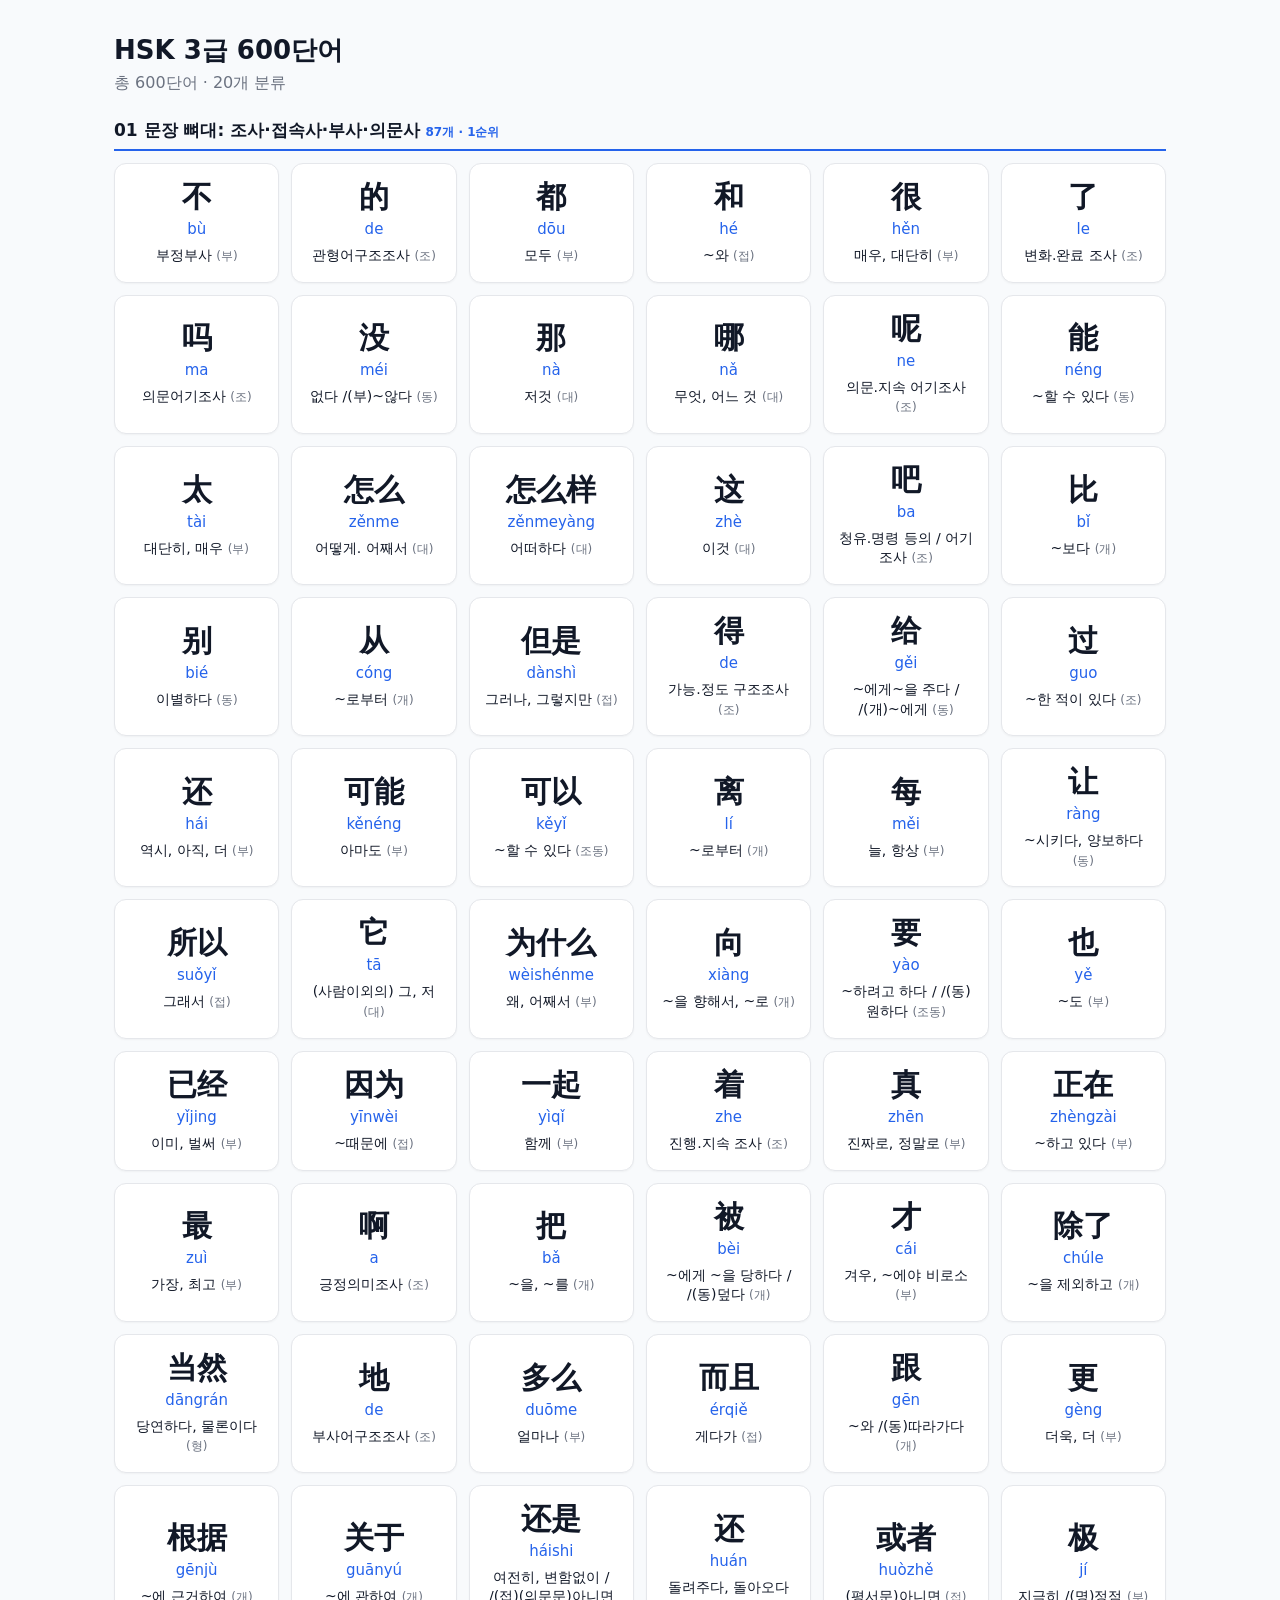
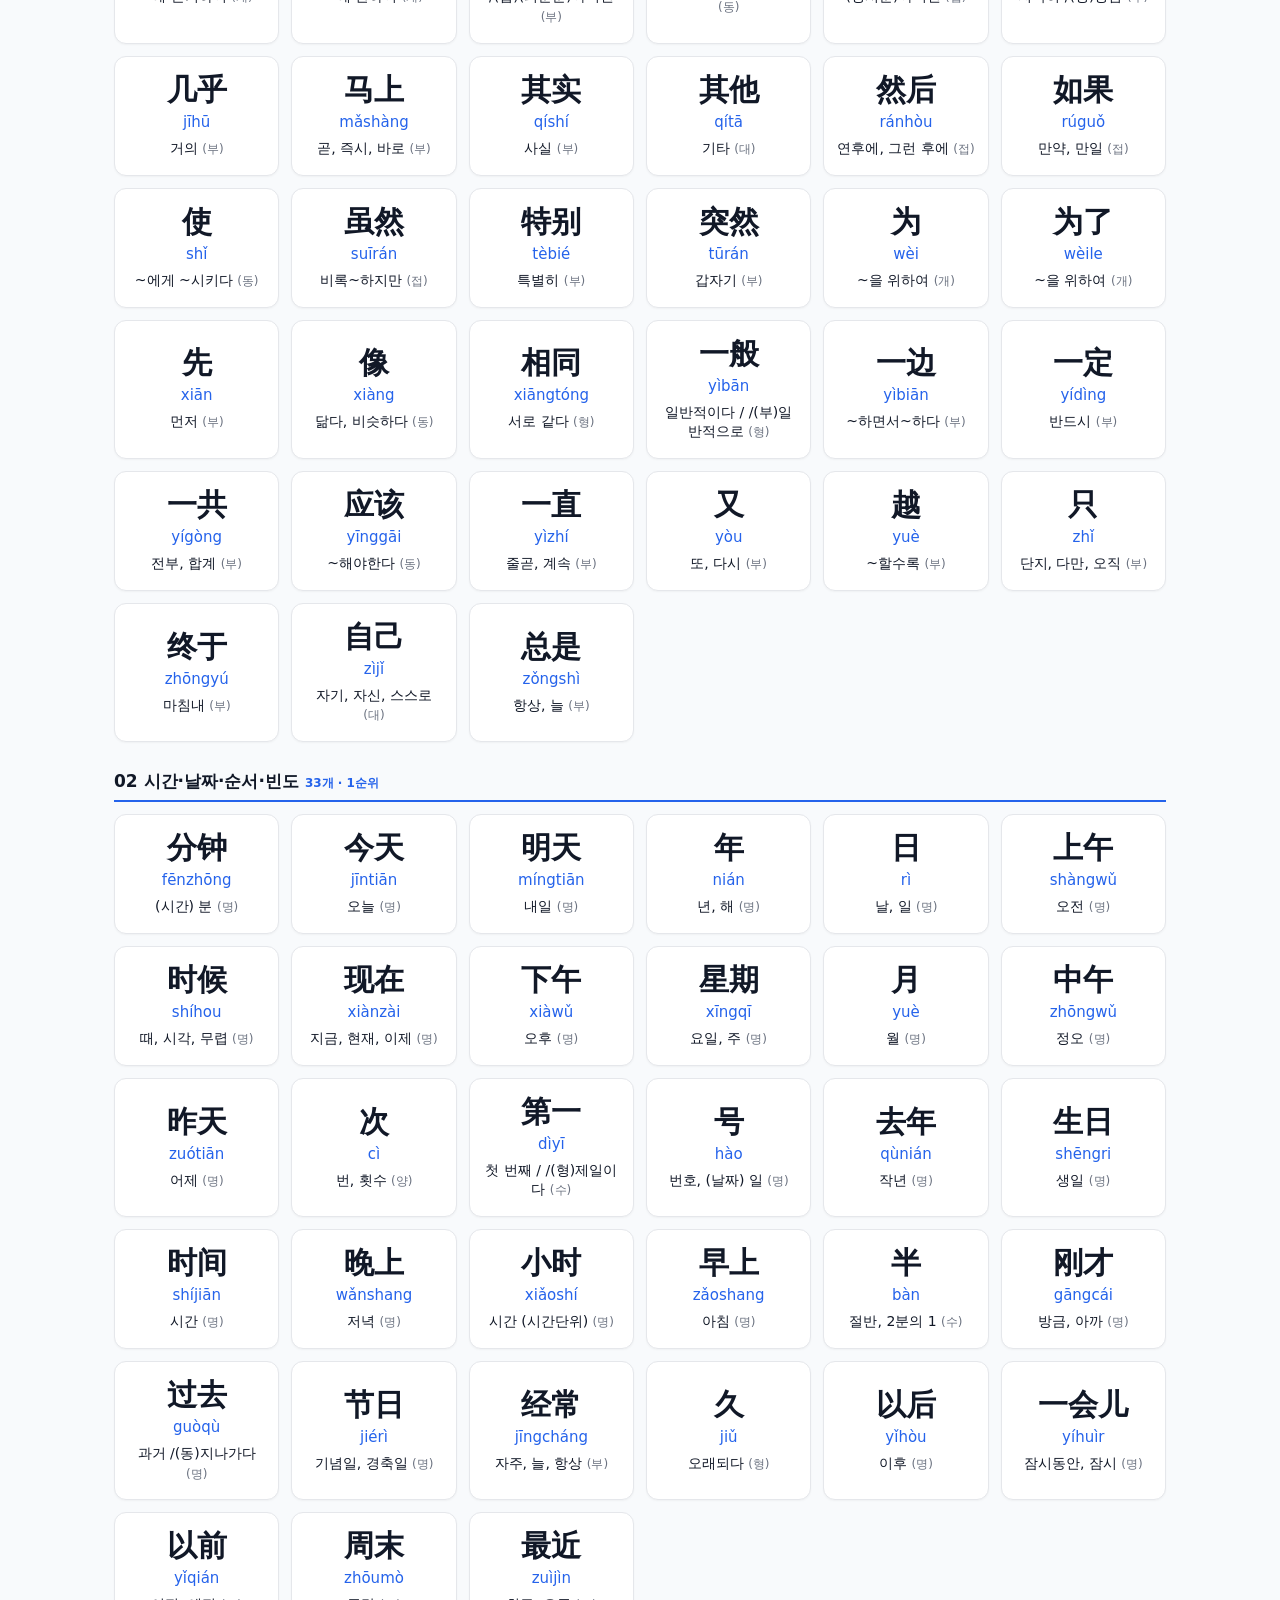
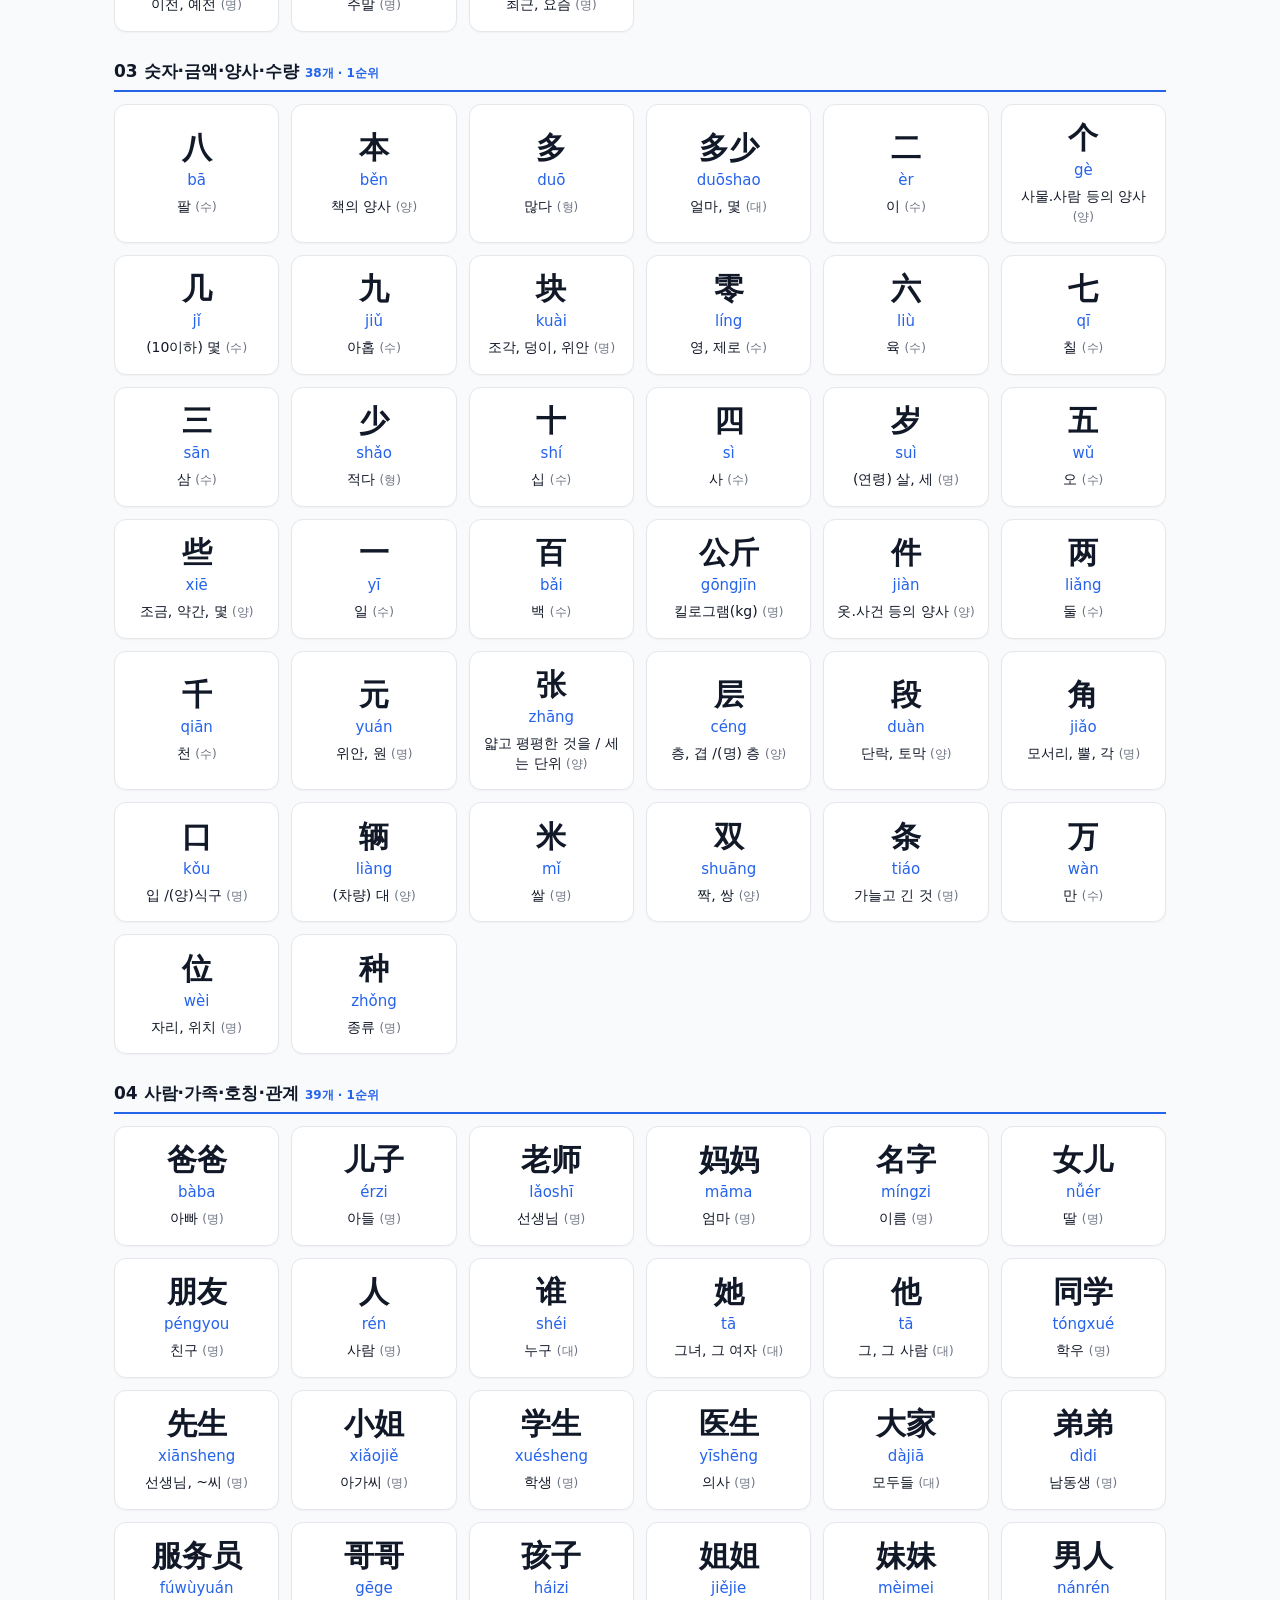
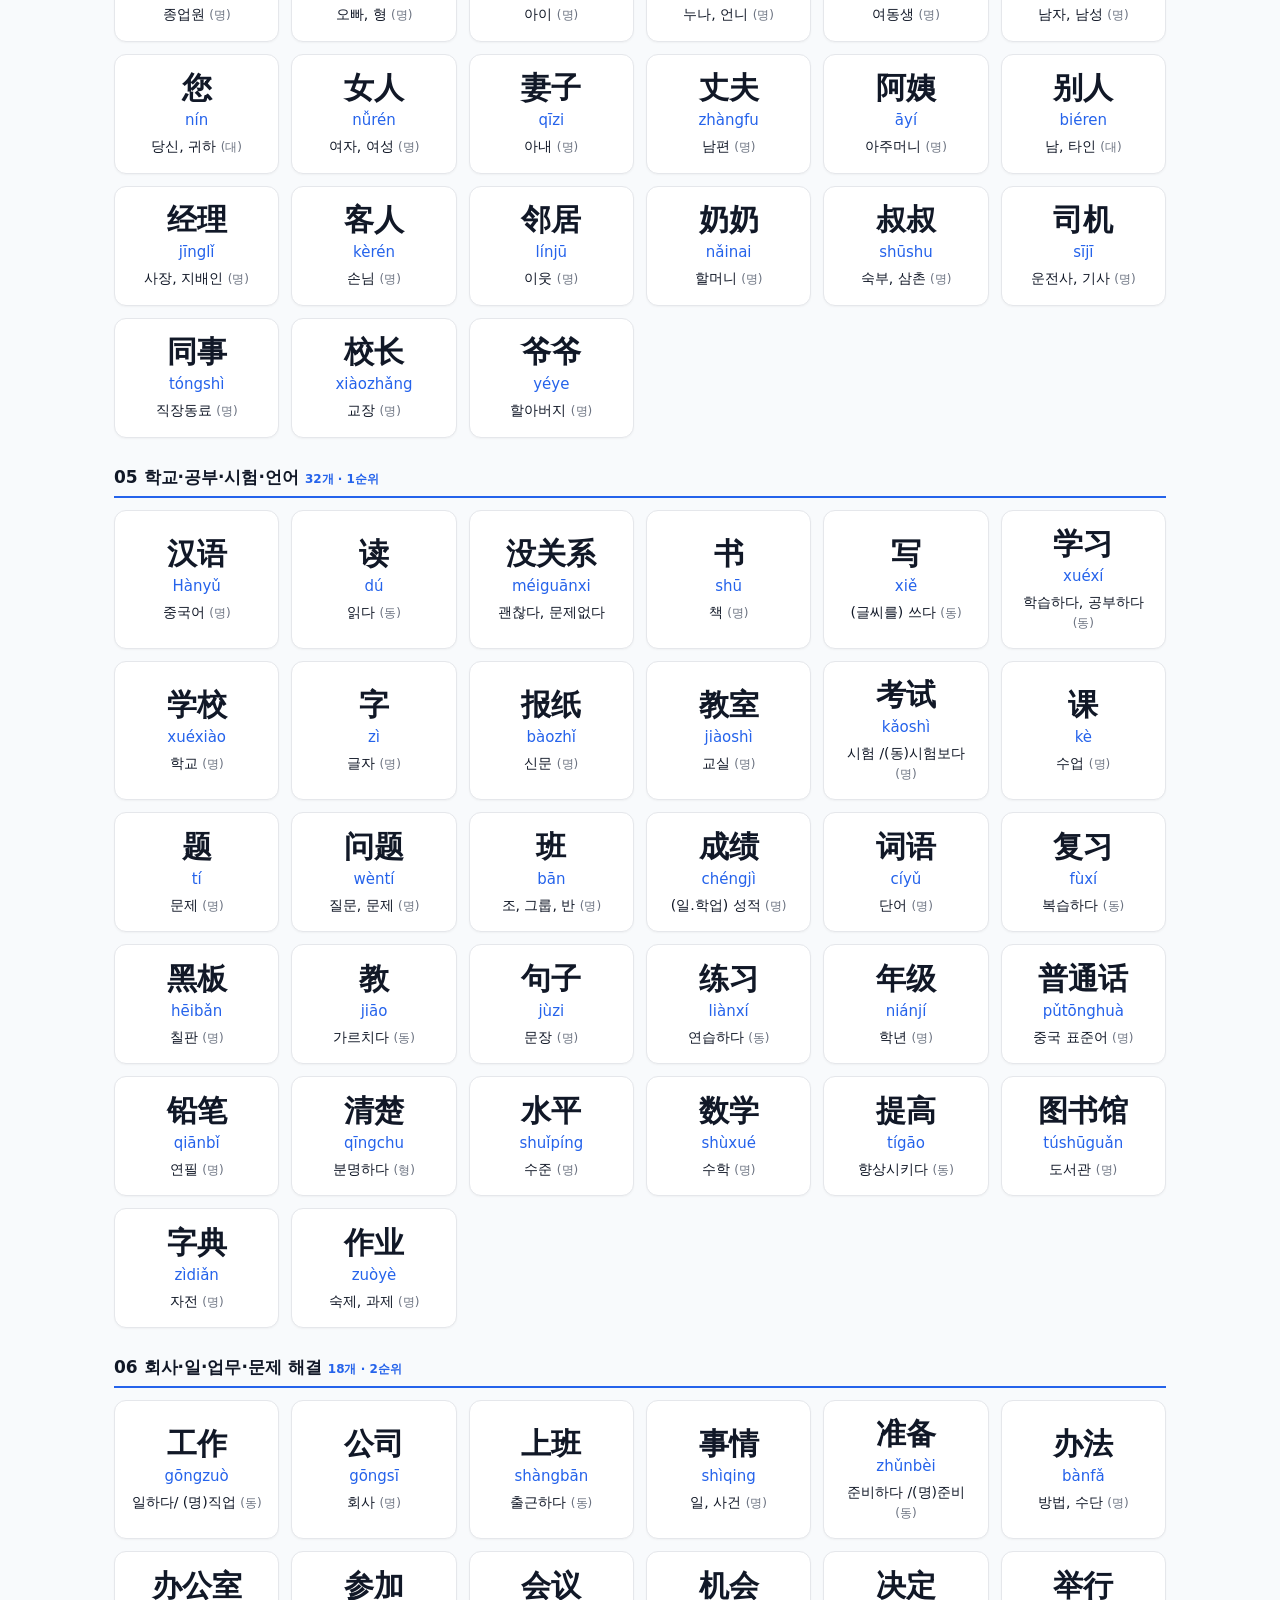
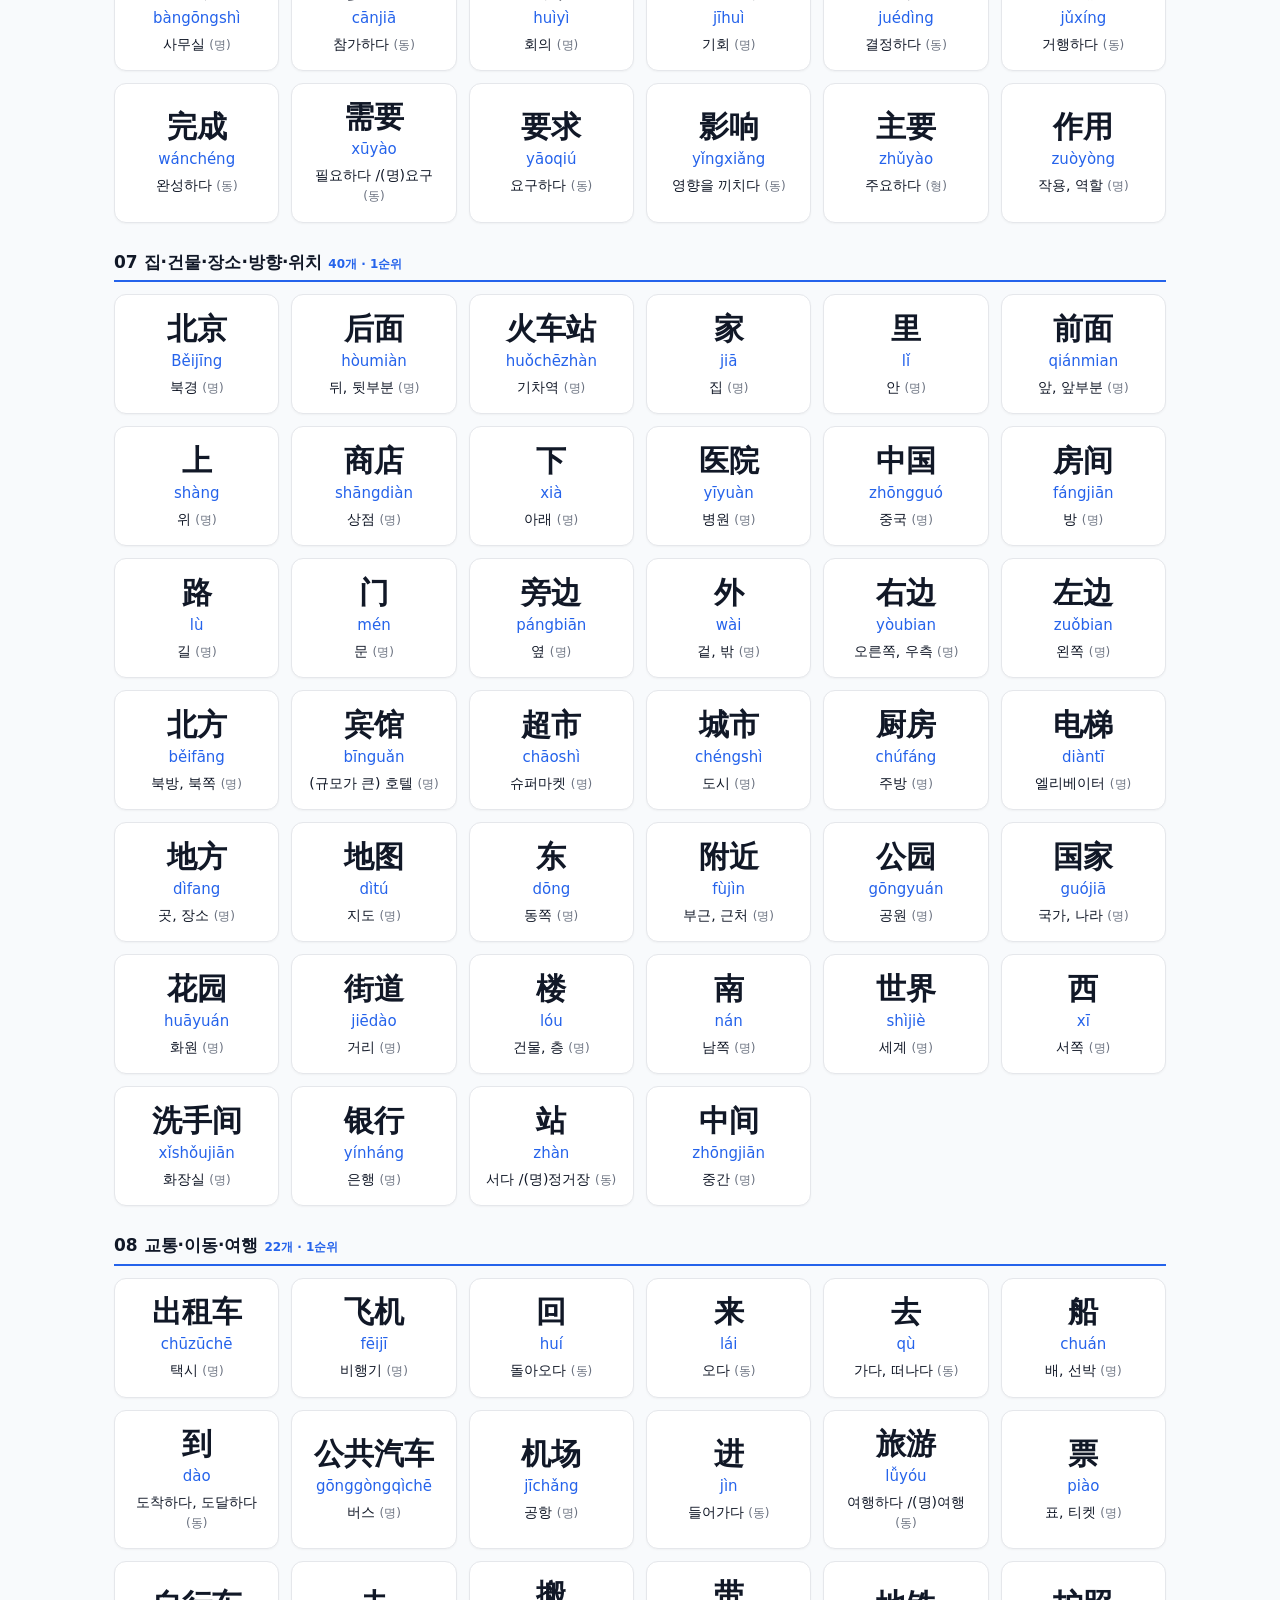
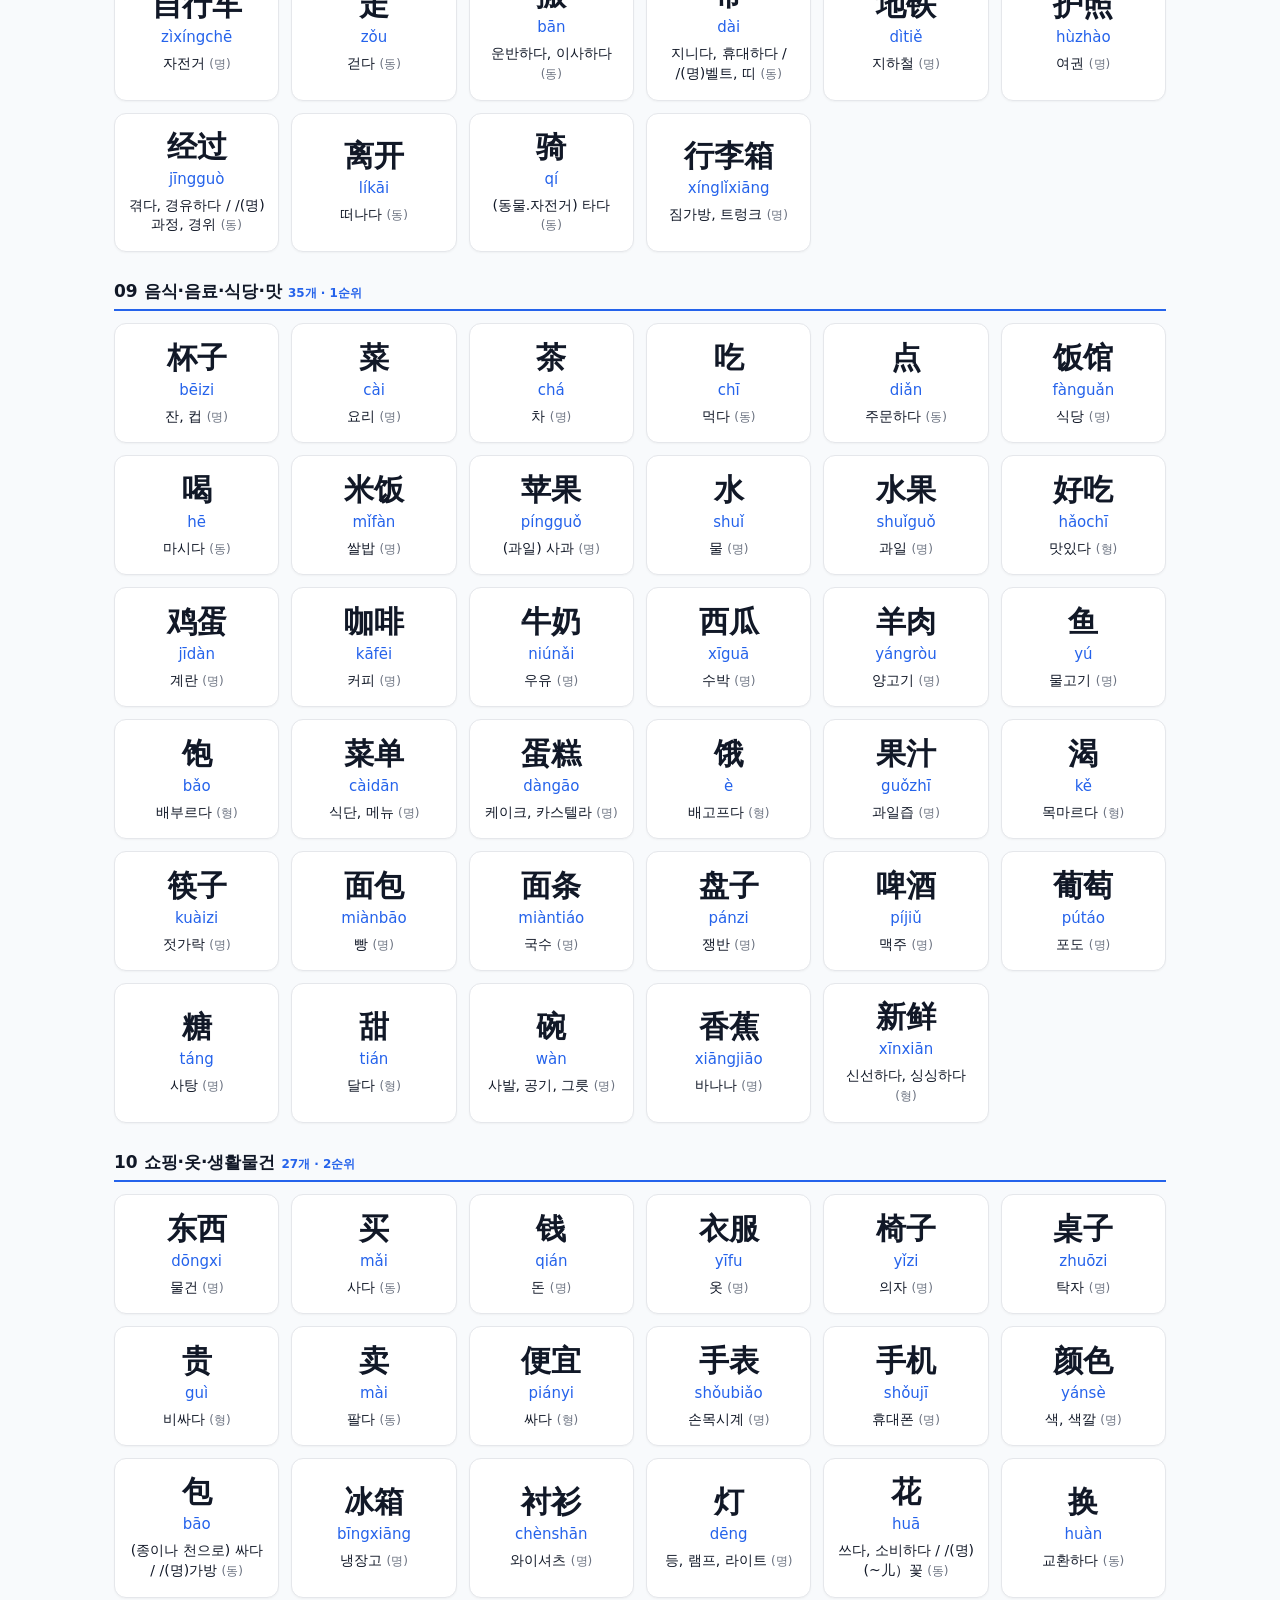
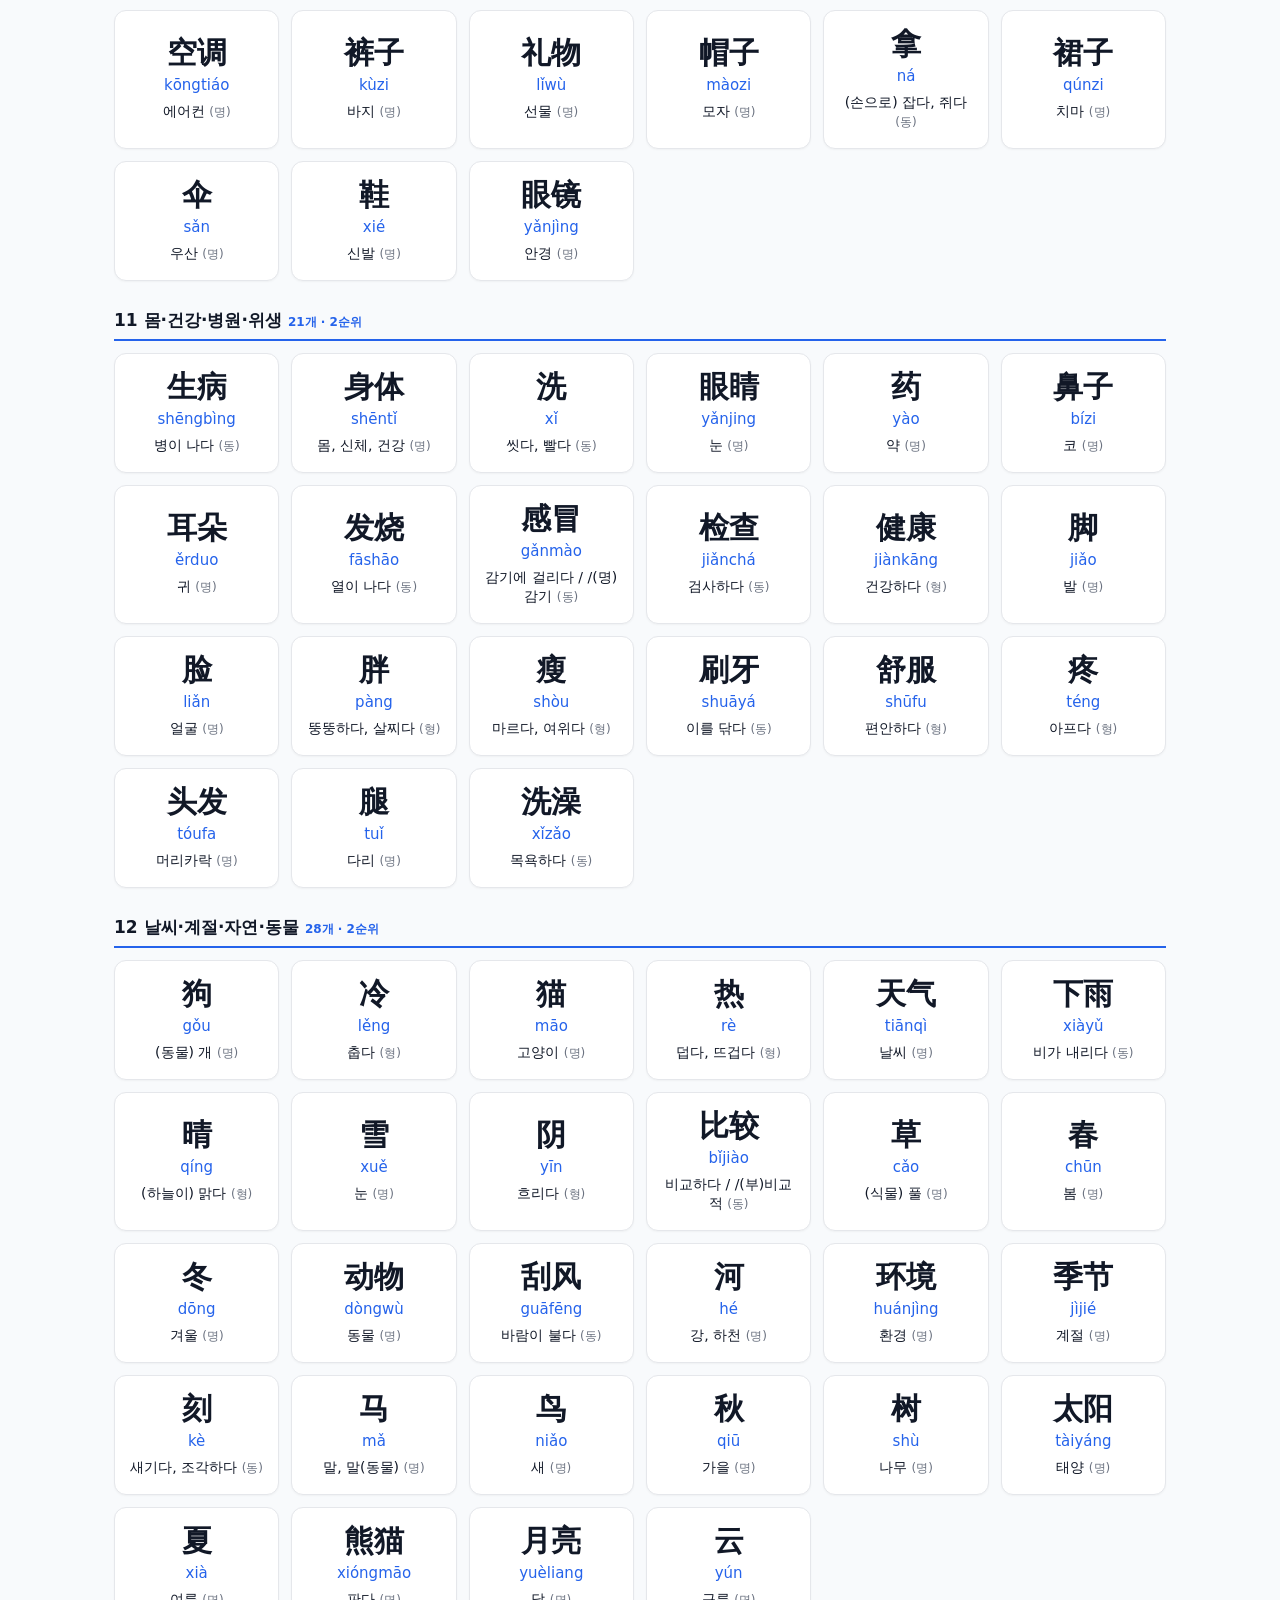
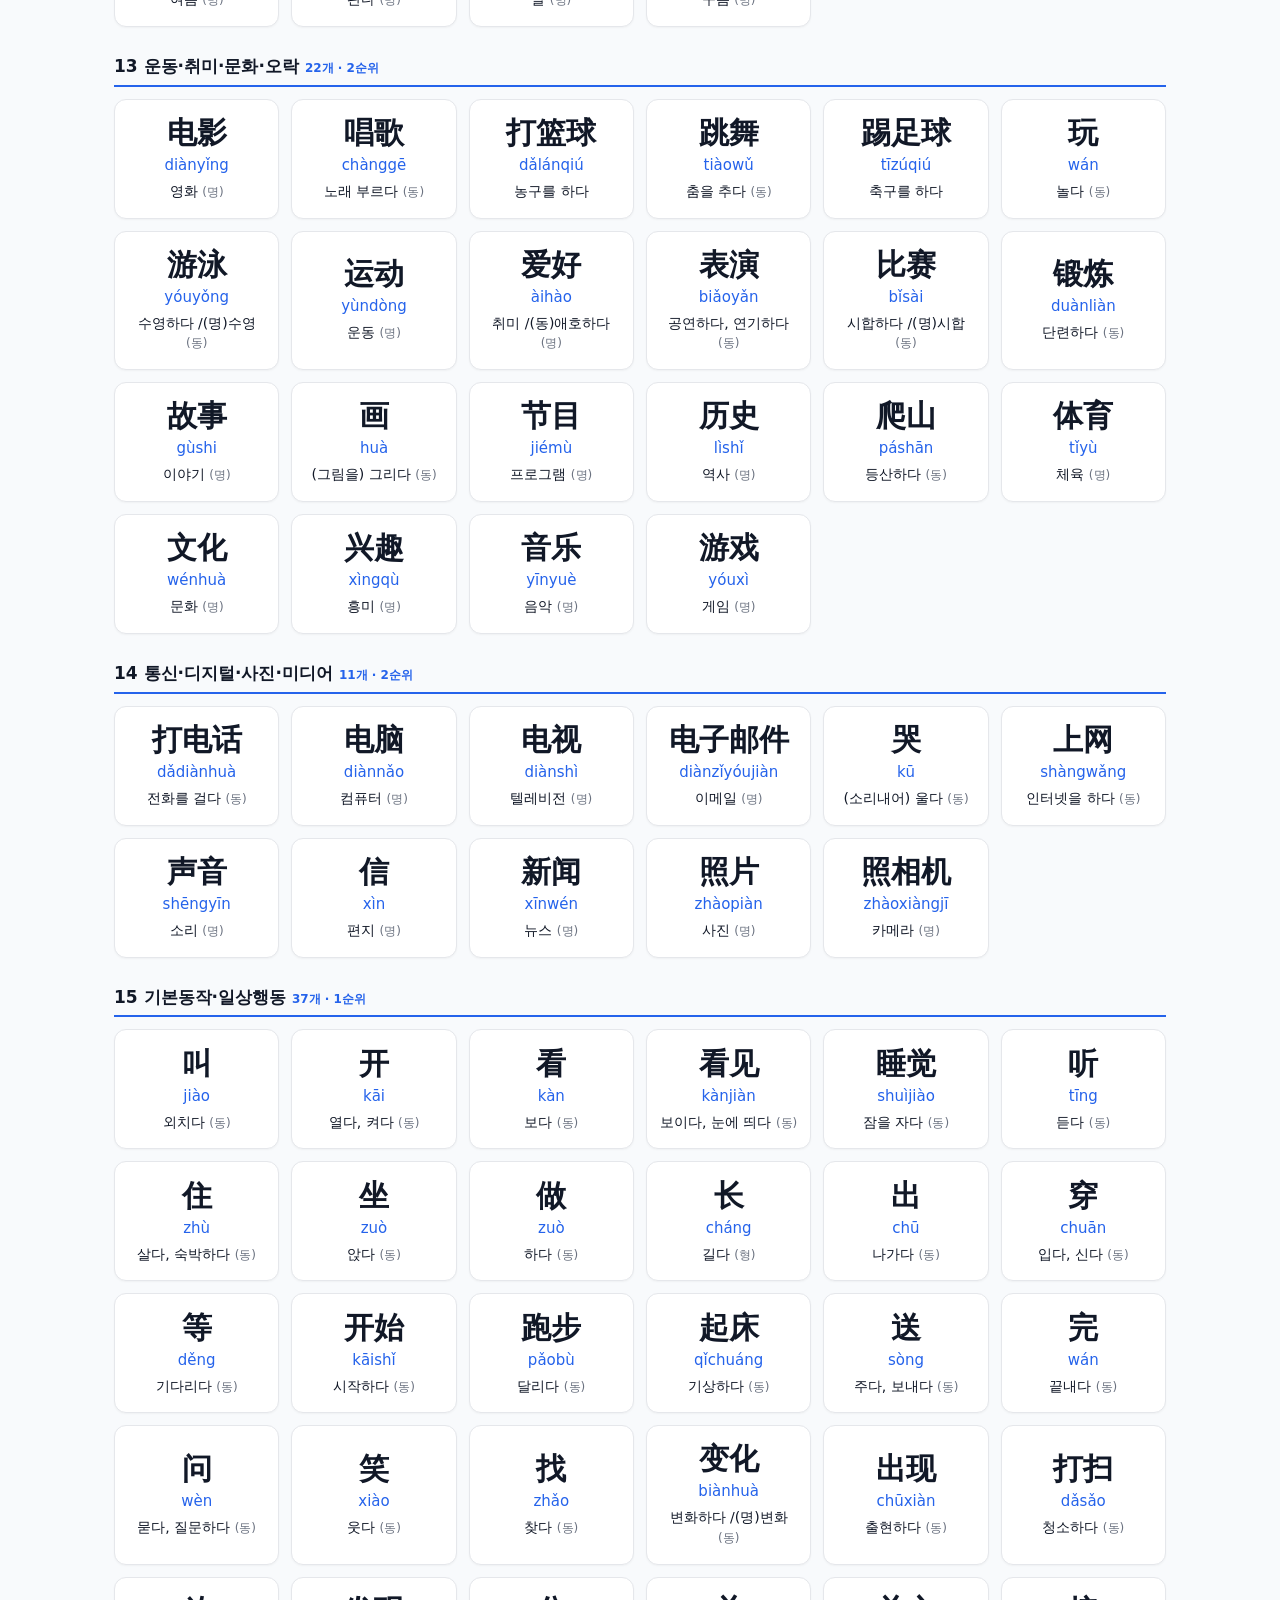
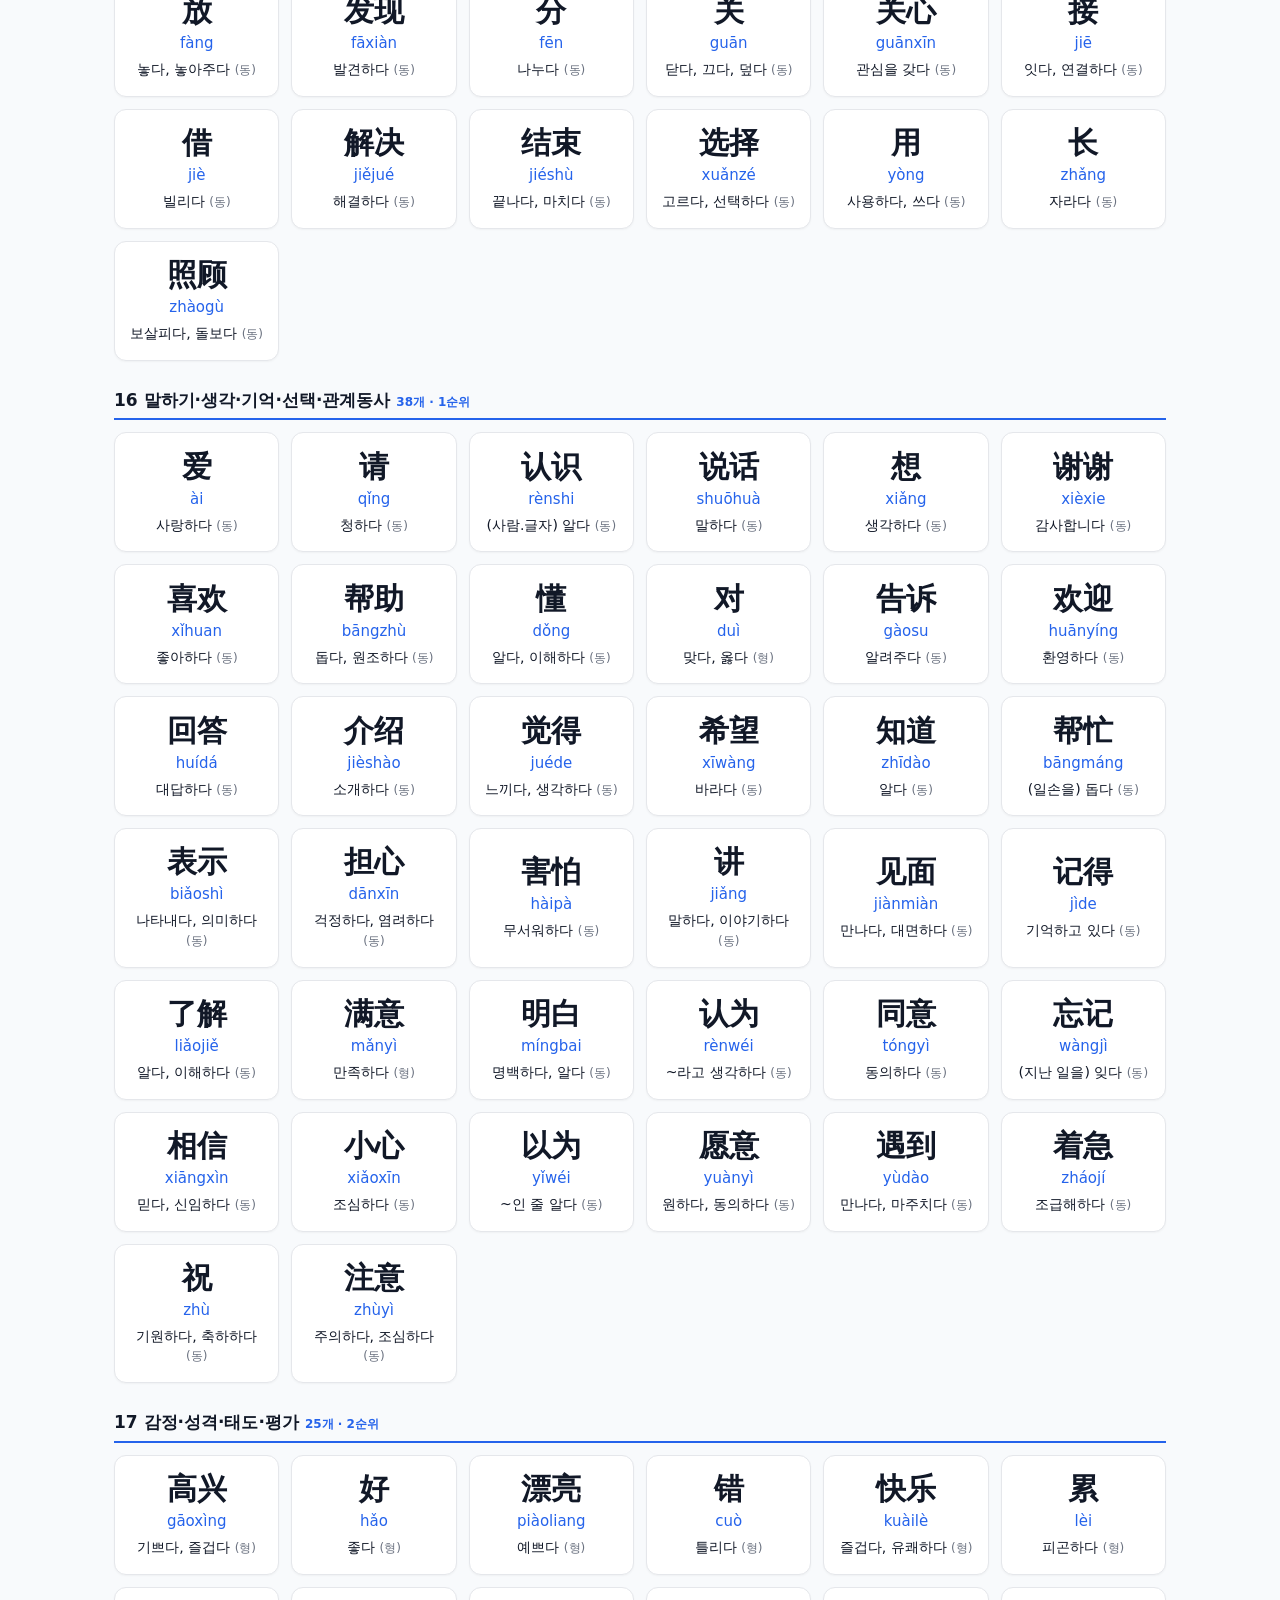
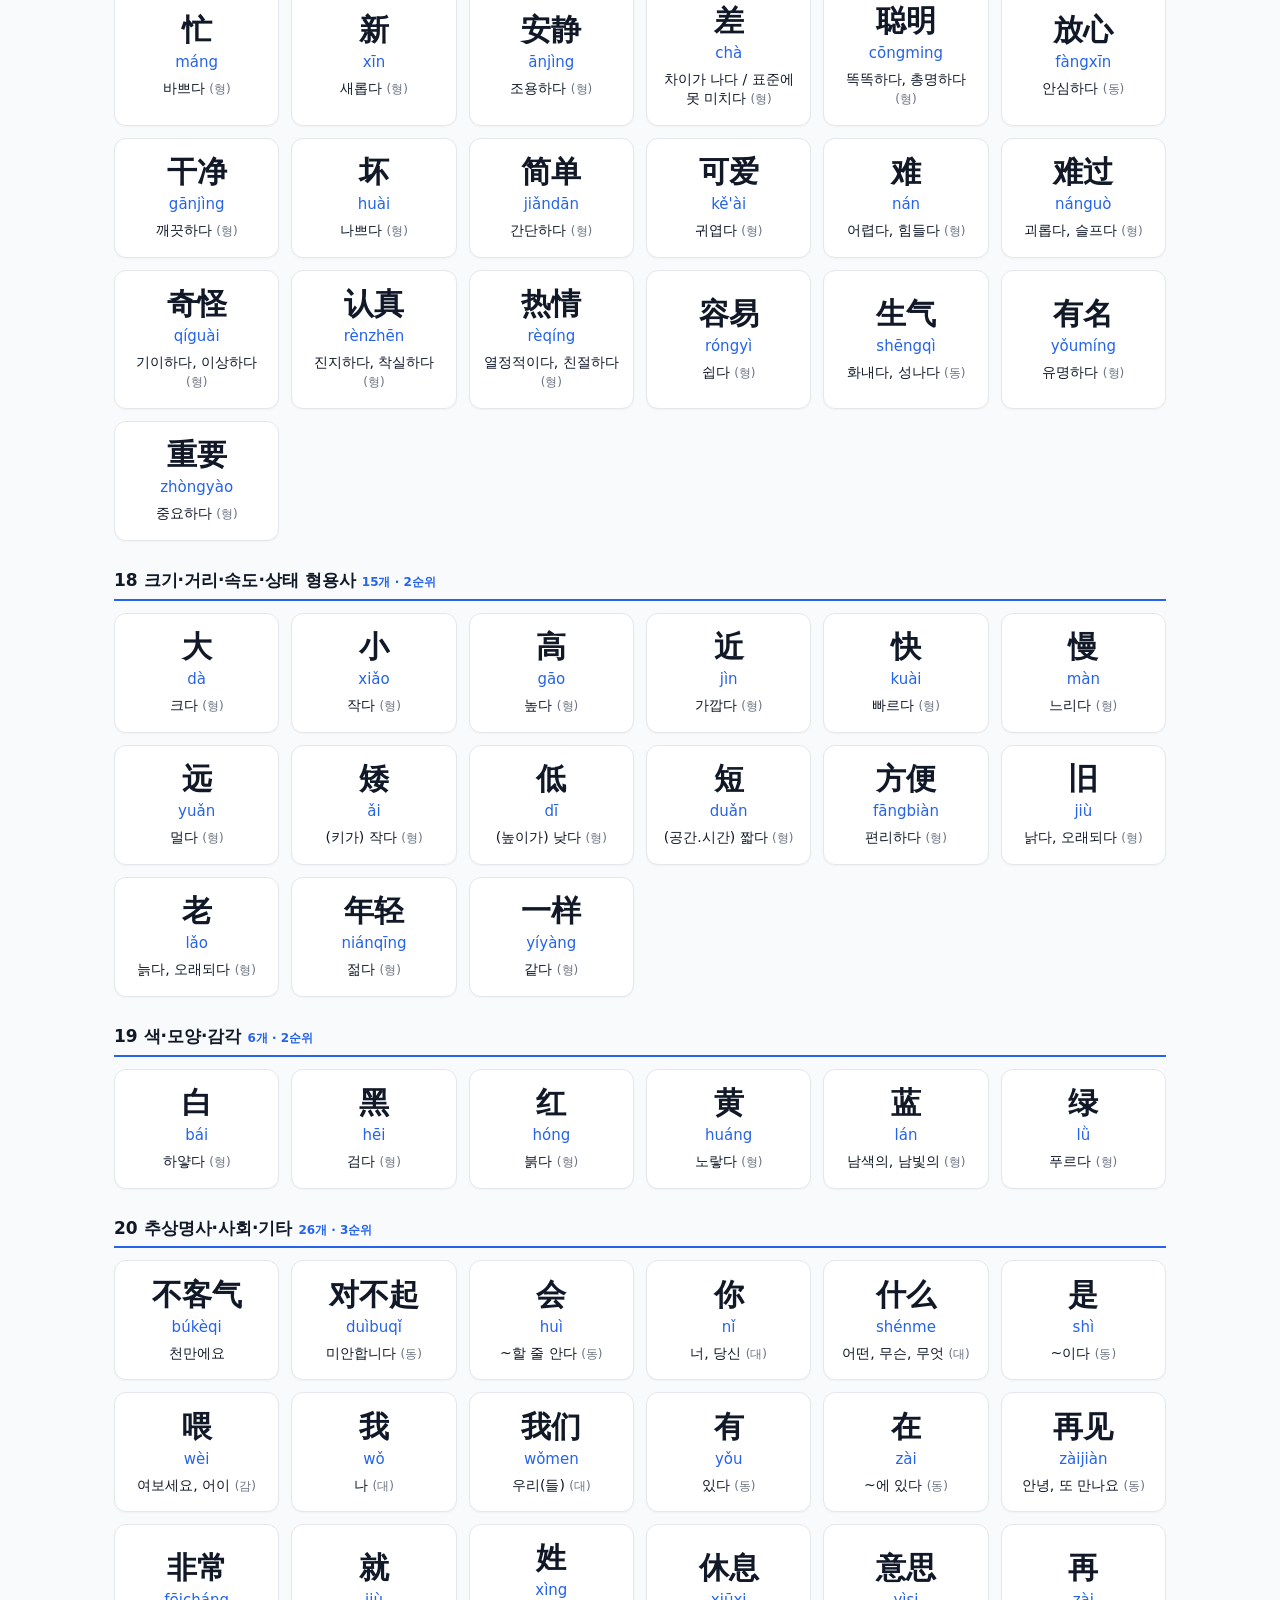
<file: tools/out/hsk3-cards.html>
<!doctype html>
<html lang="ko"><head><meta charset="utf-8"><meta name="viewport" content="width=device-width,initial-scale=1"><title>HSK 3급 600단어 카드</title>
<style>
:root{--accent:#2563eb;--line:#e5e7eb;--ink:#111827;--muted:#6b7280;}
*{box-sizing:border-box;}
body{font-family:"Malgun Gothic","Microsoft YaHei",system-ui,sans-serif;color:var(--ink);max-width:1100px;margin:0 auto;padding:32px 24px;line-height:1.4;background:#f8fafc;}
h1{font-size:26px;margin:0 0 4px;}
.lead{color:var(--muted);margin:0 0 24px;}
section{margin:0 0 28px;}
h2{font-size:17px;border-bottom:2px solid var(--accent);padding-bottom:6px;margin:24px 0 12px;}
.badge{font-size:12px;font-weight:600;color:var(--accent);}
.grid{display:grid;grid-template-columns:repeat(auto-fill,minmax(150px,1fr));gap:12px;}
.card{background:#fff;border:1px solid var(--line);border-radius:12px;padding:16px 12px;text-align:center;box-shadow:0 1px 2px rgba(0,0,0,.04);page-break-inside:avoid;display:flex;flex-direction:column;gap:6px;align-items:center;justify-content:center;min-height:120px;}
.front{font-size:30px;font-weight:700;line-height:1.1;}
.reading{font-size:15px;color:var(--accent);}
.meaning{font-size:14px;color:var(--ink);}
.pos{font-size:12px;color:var(--muted);}
@media print{body{padding:0;max-width:none;background:#fff;}.card{box-shadow:none;}}
</style></head><body>
<h1>HSK 3급 600단어</h1>
<p class="lead">총 600단어 · 20개 분류</p>
<section><h2>01 문장 뼈대: 조사·접속사·부사·의문사 <span class="badge">87개 · 1순위</span></h2><div class="grid"><div class="card"><div class="front">不</div><div class="reading">bù</div><div class="meaning">부정부사 <span class="pos">(부)</span></div></div>
<div class="card"><div class="front">的</div><div class="reading">de</div><div class="meaning">관형어구조조사 <span class="pos">(조)</span></div></div>
<div class="card"><div class="front">都</div><div class="reading">dōu</div><div class="meaning">모두 <span class="pos">(부)</span></div></div>
<div class="card"><div class="front">和</div><div class="reading">hé</div><div class="meaning">~와 <span class="pos">(접)</span></div></div>
<div class="card"><div class="front">很</div><div class="reading">hěn</div><div class="meaning">매우, 대단히 <span class="pos">(부)</span></div></div>
<div class="card"><div class="front">了</div><div class="reading">le</div><div class="meaning">변화.완료 조사 <span class="pos">(조)</span></div></div>
<div class="card"><div class="front">吗</div><div class="reading">ma</div><div class="meaning">의문어기조사 <span class="pos">(조)</span></div></div>
<div class="card"><div class="front">没</div><div class="reading">méi</div><div class="meaning">없다 /(부)~않다 <span class="pos">(동)</span></div></div>
<div class="card"><div class="front">那</div><div class="reading">nà</div><div class="meaning">저것 <span class="pos">(대)</span></div></div>
<div class="card"><div class="front">哪</div><div class="reading">nǎ</div><div class="meaning">무엇, 어느 것 <span class="pos">(대)</span></div></div>
<div class="card"><div class="front">呢</div><div class="reading">ne</div><div class="meaning">의문.지속 어기조사 <span class="pos">(조)</span></div></div>
<div class="card"><div class="front">能</div><div class="reading">néng</div><div class="meaning">~할 수 있다 <span class="pos">(동)</span></div></div>
<div class="card"><div class="front">太</div><div class="reading">tài</div><div class="meaning">대단히, 매우 <span class="pos">(부)</span></div></div>
<div class="card"><div class="front">怎么</div><div class="reading">zěnme</div><div class="meaning">어떻게. 어째서 <span class="pos">(대)</span></div></div>
<div class="card"><div class="front">怎么样</div><div class="reading">zěnmeyàng</div><div class="meaning">어떠하다 <span class="pos">(대)</span></div></div>
<div class="card"><div class="front">这</div><div class="reading">zhè</div><div class="meaning">이것 <span class="pos">(대)</span></div></div>
<div class="card"><div class="front">吧</div><div class="reading">ba</div><div class="meaning">청유.명령 등의 / 어기조사 <span class="pos">(조)</span></div></div>
<div class="card"><div class="front">比</div><div class="reading">bǐ</div><div class="meaning">~보다 <span class="pos">(개)</span></div></div>
<div class="card"><div class="front">别</div><div class="reading">bié</div><div class="meaning">이별하다 <span class="pos">(동)</span></div></div>
<div class="card"><div class="front">从</div><div class="reading">cóng</div><div class="meaning">~로부터 <span class="pos">(개)</span></div></div>
<div class="card"><div class="front">但是</div><div class="reading">dànshì</div><div class="meaning">그러나, 그렇지만 <span class="pos">(접)</span></div></div>
<div class="card"><div class="front">得</div><div class="reading">de</div><div class="meaning">가능.정도 구조조사 <span class="pos">(조)</span></div></div>
<div class="card"><div class="front">给</div><div class="reading">gěi</div><div class="meaning">~에게~을 주다 / /(개)~에게 <span class="pos">(동)</span></div></div>
<div class="card"><div class="front">过</div><div class="reading">guo</div><div class="meaning">~한 적이 있다 <span class="pos">(조)</span></div></div>
<div class="card"><div class="front">还</div><div class="reading">hái</div><div class="meaning">역시, 아직, 더 <span class="pos">(부)</span></div></div>
<div class="card"><div class="front">可能</div><div class="reading">kěnéng</div><div class="meaning">아마도 <span class="pos">(부)</span></div></div>
<div class="card"><div class="front">可以</div><div class="reading">kěyǐ</div><div class="meaning">~할 수 있다 <span class="pos">(조동)</span></div></div>
<div class="card"><div class="front">离</div><div class="reading">lí</div><div class="meaning">~로부터 <span class="pos">(개)</span></div></div>
<div class="card"><div class="front">每</div><div class="reading">měi</div><div class="meaning">늘, 항상 <span class="pos">(부)</span></div></div>
<div class="card"><div class="front">让</div><div class="reading">ràng</div><div class="meaning">~시키다, 양보하다 <span class="pos">(동)</span></div></div>
<div class="card"><div class="front">所以</div><div class="reading">suǒyǐ</div><div class="meaning">그래서 <span class="pos">(접)</span></div></div>
<div class="card"><div class="front">它</div><div class="reading">tā</div><div class="meaning">(사람이외의) 그, 저 <span class="pos">(대)</span></div></div>
<div class="card"><div class="front">为什么</div><div class="reading">wèishénme</div><div class="meaning">왜, 어째서 <span class="pos">(부)</span></div></div>
<div class="card"><div class="front">向</div><div class="reading">xiàng</div><div class="meaning">~을 향해서, ~로 <span class="pos">(개)</span></div></div>
<div class="card"><div class="front">要</div><div class="reading">yào</div><div class="meaning">~하려고 하다 / /(동)원하다 <span class="pos">(조동)</span></div></div>
<div class="card"><div class="front">也</div><div class="reading">yě</div><div class="meaning">~도 <span class="pos">(부)</span></div></div>
<div class="card"><div class="front">已经</div><div class="reading">yǐjing</div><div class="meaning">이미, 벌써 <span class="pos">(부)</span></div></div>
<div class="card"><div class="front">因为</div><div class="reading">yīnwèi</div><div class="meaning">~때문에 <span class="pos">(접)</span></div></div>
<div class="card"><div class="front">一起</div><div class="reading">yìqǐ</div><div class="meaning">함께 <span class="pos">(부)</span></div></div>
<div class="card"><div class="front">着</div><div class="reading">zhe</div><div class="meaning">진행.지속 조사 <span class="pos">(조)</span></div></div>
<div class="card"><div class="front">真</div><div class="reading">zhēn</div><div class="meaning">진짜로, 정말로 <span class="pos">(부)</span></div></div>
<div class="card"><div class="front">正在</div><div class="reading">zhèngzài</div><div class="meaning">~하고 있다 <span class="pos">(부)</span></div></div>
<div class="card"><div class="front">最</div><div class="reading">zuì</div><div class="meaning">가장, 최고 <span class="pos">(부)</span></div></div>
<div class="card"><div class="front">啊</div><div class="reading">a</div><div class="meaning">긍정의미조사 <span class="pos">(조)</span></div></div>
<div class="card"><div class="front">把</div><div class="reading">bǎ</div><div class="meaning">~을, ~를 <span class="pos">(개)</span></div></div>
<div class="card"><div class="front">被</div><div class="reading">bèi</div><div class="meaning">~에게 ~을 당하다 / /(동)덮다 <span class="pos">(개)</span></div></div>
<div class="card"><div class="front">才</div><div class="reading">cái</div><div class="meaning">겨우, ~에야 비로소 <span class="pos">(부)</span></div></div>
<div class="card"><div class="front">除了</div><div class="reading">chúle</div><div class="meaning">~을 제외하고 <span class="pos">(개)</span></div></div>
<div class="card"><div class="front">当然</div><div class="reading">dāngrán</div><div class="meaning">당연하다, 물론이다 <span class="pos">(형)</span></div></div>
<div class="card"><div class="front">地</div><div class="reading">de</div><div class="meaning">부사어구조조사 <span class="pos">(조)</span></div></div>
<div class="card"><div class="front">多么</div><div class="reading">duōme</div><div class="meaning">얼마나 <span class="pos">(부)</span></div></div>
<div class="card"><div class="front">而且</div><div class="reading">érqiě</div><div class="meaning">게다가 <span class="pos">(접)</span></div></div>
<div class="card"><div class="front">跟</div><div class="reading">gēn</div><div class="meaning">~와 /(동)따라가다 <span class="pos">(개)</span></div></div>
<div class="card"><div class="front">更</div><div class="reading">gèng</div><div class="meaning">더욱, 더 <span class="pos">(부)</span></div></div>
<div class="card"><div class="front">根据</div><div class="reading">gēnjù</div><div class="meaning">~에 근거하여 <span class="pos">(개)</span></div></div>
<div class="card"><div class="front">关于</div><div class="reading">guānyú</div><div class="meaning">~에 관하여 <span class="pos">(개)</span></div></div>
<div class="card"><div class="front">还是</div><div class="reading">háishi</div><div class="meaning">여전히, 변함없이 / /(접)(의문문)아니면 <span class="pos">(부)</span></div></div>
<div class="card"><div class="front">还</div><div class="reading">huán</div><div class="meaning">돌려주다, 돌아오다 <span class="pos">(동)</span></div></div>
<div class="card"><div class="front">或者</div><div class="reading">huòzhě</div><div class="meaning">(평서문)아니면 <span class="pos">(접)</span></div></div>
<div class="card"><div class="front">极</div><div class="reading">jí</div><div class="meaning">지극히 /(명)정점 <span class="pos">(부)</span></div></div>
<div class="card"><div class="front">几乎</div><div class="reading">jīhū</div><div class="meaning">거의 <span class="pos">(부)</span></div></div>
<div class="card"><div class="front">马上</div><div class="reading">mǎshàng</div><div class="meaning">곧, 즉시, 바로 <span class="pos">(부)</span></div></div>
<div class="card"><div class="front">其实</div><div class="reading">qíshí</div><div class="meaning">사실 <span class="pos">(부)</span></div></div>
<div class="card"><div class="front">其他</div><div class="reading">qítā</div><div class="meaning">기타 <span class="pos">(대)</span></div></div>
<div class="card"><div class="front">然后</div><div class="reading">ránhòu</div><div class="meaning">연후에, 그런 후에 <span class="pos">(접)</span></div></div>
<div class="card"><div class="front">如果</div><div class="reading">rúguǒ</div><div class="meaning">만약, 만일 <span class="pos">(접)</span></div></div>
<div class="card"><div class="front">使</div><div class="reading">shǐ</div><div class="meaning">~에게 ~시키다 <span class="pos">(동)</span></div></div>
<div class="card"><div class="front">虽然</div><div class="reading">suīrán</div><div class="meaning">비록~하지만 <span class="pos">(접)</span></div></div>
<div class="card"><div class="front">特别</div><div class="reading">tèbié</div><div class="meaning">특별히 <span class="pos">(부)</span></div></div>
<div class="card"><div class="front">突然</div><div class="reading">tūrán</div><div class="meaning">갑자기 <span class="pos">(부)</span></div></div>
<div class="card"><div class="front">为</div><div class="reading">wèi</div><div class="meaning">~을 위하여 <span class="pos">(개)</span></div></div>
<div class="card"><div class="front">为了</div><div class="reading">wèile</div><div class="meaning">~을 위하여 <span class="pos">(개)</span></div></div>
<div class="card"><div class="front">先</div><div class="reading">xiān</div><div class="meaning">먼저 <span class="pos">(부)</span></div></div>
<div class="card"><div class="front">像</div><div class="reading">xiàng</div><div class="meaning">닮다, 비슷하다 <span class="pos">(동)</span></div></div>
<div class="card"><div class="front">相同</div><div class="reading">xiāngtóng</div><div class="meaning">서로 같다 <span class="pos">(형)</span></div></div>
<div class="card"><div class="front">一般</div><div class="reading">yìbān</div><div class="meaning">일반적이다 / /(부)일반적으로 <span class="pos">(형)</span></div></div>
<div class="card"><div class="front">一边</div><div class="reading">yìbiān</div><div class="meaning">~하면서~하다 <span class="pos">(부)</span></div></div>
<div class="card"><div class="front">一定</div><div class="reading">yídìng</div><div class="meaning">반드시 <span class="pos">(부)</span></div></div>
<div class="card"><div class="front">一共</div><div class="reading">yígòng</div><div class="meaning">전부, 합계 <span class="pos">(부)</span></div></div>
<div class="card"><div class="front">应该</div><div class="reading">yīnggāi</div><div class="meaning">~해야한다 <span class="pos">(동)</span></div></div>
<div class="card"><div class="front">一直</div><div class="reading">yìzhí</div><div class="meaning">줄곧, 계속 <span class="pos">(부)</span></div></div>
<div class="card"><div class="front">又</div><div class="reading">yòu</div><div class="meaning">또, 다시 <span class="pos">(부)</span></div></div>
<div class="card"><div class="front">越</div><div class="reading">yuè</div><div class="meaning">~할수록 <span class="pos">(부)</span></div></div>
<div class="card"><div class="front">只</div><div class="reading">zhǐ</div><div class="meaning">단지, 다만, 오직 <span class="pos">(부)</span></div></div>
<div class="card"><div class="front">终于</div><div class="reading">zhōngyú</div><div class="meaning">마침내 <span class="pos">(부)</span></div></div>
<div class="card"><div class="front">自己</div><div class="reading">zìjǐ</div><div class="meaning">자기, 자신, 스스로 <span class="pos">(대)</span></div></div>
<div class="card"><div class="front">总是</div><div class="reading">zǒngshì</div><div class="meaning">항상, 늘 <span class="pos">(부)</span></div></div></div></section>
<section><h2>02 시간·날짜·순서·빈도 <span class="badge">33개 · 1순위</span></h2><div class="grid"><div class="card"><div class="front">分钟</div><div class="reading">fēnzhōng</div><div class="meaning">(시간) 분 <span class="pos">(명)</span></div></div>
<div class="card"><div class="front">今天</div><div class="reading">jīntiān</div><div class="meaning">오늘 <span class="pos">(명)</span></div></div>
<div class="card"><div class="front">明天</div><div class="reading">míngtiān</div><div class="meaning">내일 <span class="pos">(명)</span></div></div>
<div class="card"><div class="front">年</div><div class="reading">nián</div><div class="meaning">년, 해 <span class="pos">(명)</span></div></div>
<div class="card"><div class="front">日</div><div class="reading">rì</div><div class="meaning">날, 일 <span class="pos">(명)</span></div></div>
<div class="card"><div class="front">上午</div><div class="reading">shàngwǔ</div><div class="meaning">오전 <span class="pos">(명)</span></div></div>
<div class="card"><div class="front">时候</div><div class="reading">shíhou</div><div class="meaning">때, 시각, 무렵 <span class="pos">(명)</span></div></div>
<div class="card"><div class="front">现在</div><div class="reading">xiànzài</div><div class="meaning">지금, 현재, 이제 <span class="pos">(명)</span></div></div>
<div class="card"><div class="front">下午</div><div class="reading">xiàwǔ</div><div class="meaning">오후 <span class="pos">(명)</span></div></div>
<div class="card"><div class="front">星期</div><div class="reading">xīngqī</div><div class="meaning">요일, 주 <span class="pos">(명)</span></div></div>
<div class="card"><div class="front">月</div><div class="reading">yuè</div><div class="meaning">월 <span class="pos">(명)</span></div></div>
<div class="card"><div class="front">中午</div><div class="reading">zhōngwǔ</div><div class="meaning">정오 <span class="pos">(명)</span></div></div>
<div class="card"><div class="front">昨天</div><div class="reading">zuótiān</div><div class="meaning">어제 <span class="pos">(명)</span></div></div>
<div class="card"><div class="front">次</div><div class="reading">cì</div><div class="meaning">번, 횟수 <span class="pos">(양)</span></div></div>
<div class="card"><div class="front">第一</div><div class="reading">dìyī</div><div class="meaning">첫 번째 / /(형)제일이다 <span class="pos">(수)</span></div></div>
<div class="card"><div class="front">号</div><div class="reading">hào</div><div class="meaning">번호, (날짜) 일 <span class="pos">(명)</span></div></div>
<div class="card"><div class="front">去年</div><div class="reading">qùnián</div><div class="meaning">작년 <span class="pos">(명)</span></div></div>
<div class="card"><div class="front">生日</div><div class="reading">shēngri</div><div class="meaning">생일 <span class="pos">(명)</span></div></div>
<div class="card"><div class="front">时间</div><div class="reading">shíjiān</div><div class="meaning">시간 <span class="pos">(명)</span></div></div>
<div class="card"><div class="front">晚上</div><div class="reading">wǎnshang</div><div class="meaning">저녁 <span class="pos">(명)</span></div></div>
<div class="card"><div class="front">小时</div><div class="reading">xiǎoshí</div><div class="meaning">시간 (시간단위) <span class="pos">(명)</span></div></div>
<div class="card"><div class="front">早上</div><div class="reading">zǎoshang</div><div class="meaning">아침 <span class="pos">(명)</span></div></div>
<div class="card"><div class="front">半</div><div class="reading">bàn</div><div class="meaning">절반, 2분의 1 <span class="pos">(수)</span></div></div>
<div class="card"><div class="front">刚才</div><div class="reading">gāngcái</div><div class="meaning">방금, 아까 <span class="pos">(명)</span></div></div>
<div class="card"><div class="front">过去</div><div class="reading">guòqù</div><div class="meaning">과거 /(동)지나가다 <span class="pos">(명)</span></div></div>
<div class="card"><div class="front">节日</div><div class="reading">jiérì</div><div class="meaning">기념일, 경축일 <span class="pos">(명)</span></div></div>
<div class="card"><div class="front">经常</div><div class="reading">jīngcháng</div><div class="meaning">자주, 늘, 항상 <span class="pos">(부)</span></div></div>
<div class="card"><div class="front">久</div><div class="reading">jiǔ</div><div class="meaning">오래되다 <span class="pos">(형)</span></div></div>
<div class="card"><div class="front">以后</div><div class="reading">yǐhòu</div><div class="meaning">이후 <span class="pos">(명)</span></div></div>
<div class="card"><div class="front">一会儿</div><div class="reading">yíhuìr</div><div class="meaning">잠시동안, 잠시 <span class="pos">(명)</span></div></div>
<div class="card"><div class="front">以前</div><div class="reading">yǐqián</div><div class="meaning">이전, 예전 <span class="pos">(명)</span></div></div>
<div class="card"><div class="front">周末</div><div class="reading">zhōumò</div><div class="meaning">주말 <span class="pos">(명)</span></div></div>
<div class="card"><div class="front">最近</div><div class="reading">zuìjìn</div><div class="meaning">최근, 요즘 <span class="pos">(명)</span></div></div></div></section>
<section><h2>03 숫자·금액·양사·수량 <span class="badge">38개 · 1순위</span></h2><div class="grid"><div class="card"><div class="front">八</div><div class="reading">bā</div><div class="meaning">팔 <span class="pos">(수)</span></div></div>
<div class="card"><div class="front">本</div><div class="reading">běn</div><div class="meaning">책의 양사 <span class="pos">(양)</span></div></div>
<div class="card"><div class="front">多</div><div class="reading">duō</div><div class="meaning">많다 <span class="pos">(형)</span></div></div>
<div class="card"><div class="front">多少</div><div class="reading">duōshao</div><div class="meaning">얼마, 몇 <span class="pos">(대)</span></div></div>
<div class="card"><div class="front">二</div><div class="reading">èr</div><div class="meaning">이 <span class="pos">(수)</span></div></div>
<div class="card"><div class="front">个</div><div class="reading">gè</div><div class="meaning">사물.사람 등의 양사 <span class="pos">(양)</span></div></div>
<div class="card"><div class="front">几</div><div class="reading">jǐ</div><div class="meaning">(10이하) 몇 <span class="pos">(수)</span></div></div>
<div class="card"><div class="front">九</div><div class="reading">jiǔ</div><div class="meaning">아홉 <span class="pos">(수)</span></div></div>
<div class="card"><div class="front">块</div><div class="reading">kuài</div><div class="meaning">조각, 덩이, 위안 <span class="pos">(명)</span></div></div>
<div class="card"><div class="front">零</div><div class="reading">líng</div><div class="meaning">영, 제로 <span class="pos">(수)</span></div></div>
<div class="card"><div class="front">六</div><div class="reading">liù</div><div class="meaning">육 <span class="pos">(수)</span></div></div>
<div class="card"><div class="front">七</div><div class="reading">qī</div><div class="meaning">칠 <span class="pos">(수)</span></div></div>
<div class="card"><div class="front">三</div><div class="reading">sān</div><div class="meaning">삼 <span class="pos">(수)</span></div></div>
<div class="card"><div class="front">少</div><div class="reading">shǎo</div><div class="meaning">적다 <span class="pos">(형)</span></div></div>
<div class="card"><div class="front">十</div><div class="reading">shí</div><div class="meaning">십 <span class="pos">(수)</span></div></div>
<div class="card"><div class="front">四</div><div class="reading">sì</div><div class="meaning">사 <span class="pos">(수)</span></div></div>
<div class="card"><div class="front">岁</div><div class="reading">suì</div><div class="meaning">(연령) 살, 세 <span class="pos">(명)</span></div></div>
<div class="card"><div class="front">五</div><div class="reading">wǔ</div><div class="meaning">오 <span class="pos">(수)</span></div></div>
<div class="card"><div class="front">些</div><div class="reading">xiē</div><div class="meaning">조금, 약간, 몇 <span class="pos">(양)</span></div></div>
<div class="card"><div class="front">一</div><div class="reading">yī</div><div class="meaning">일 <span class="pos">(수)</span></div></div>
<div class="card"><div class="front">百</div><div class="reading">bǎi</div><div class="meaning">백 <span class="pos">(수)</span></div></div>
<div class="card"><div class="front">公斤</div><div class="reading">gōngjīn</div><div class="meaning">킬로그램(kg) <span class="pos">(명)</span></div></div>
<div class="card"><div class="front">件</div><div class="reading">jiàn</div><div class="meaning">옷.사건 등의 양사 <span class="pos">(양)</span></div></div>
<div class="card"><div class="front">两</div><div class="reading">liǎng</div><div class="meaning">둘 <span class="pos">(수)</span></div></div>
<div class="card"><div class="front">千</div><div class="reading">qiān</div><div class="meaning">천 <span class="pos">(수)</span></div></div>
<div class="card"><div class="front">元</div><div class="reading">yuán</div><div class="meaning">위안, 원 <span class="pos">(명)</span></div></div>
<div class="card"><div class="front">张</div><div class="reading">zhāng</div><div class="meaning">얇고 평평한 것을 / 세는 단위 <span class="pos">(양)</span></div></div>
<div class="card"><div class="front">层</div><div class="reading">céng</div><div class="meaning">층, 겹 /(명) 층 <span class="pos">(양)</span></div></div>
<div class="card"><div class="front">段</div><div class="reading">duàn</div><div class="meaning">단락, 토막 <span class="pos">(양)</span></div></div>
<div class="card"><div class="front">角</div><div class="reading">jiǎo</div><div class="meaning">모서리, 뿔, 각 <span class="pos">(명)</span></div></div>
<div class="card"><div class="front">口</div><div class="reading">kǒu</div><div class="meaning">입 /(양)식구 <span class="pos">(명)</span></div></div>
<div class="card"><div class="front">辆</div><div class="reading">liàng</div><div class="meaning">(차량) 대 <span class="pos">(양)</span></div></div>
<div class="card"><div class="front">米</div><div class="reading">mǐ</div><div class="meaning">쌀 <span class="pos">(명)</span></div></div>
<div class="card"><div class="front">双</div><div class="reading">shuāng</div><div class="meaning">짝, 쌍 <span class="pos">(양)</span></div></div>
<div class="card"><div class="front">条</div><div class="reading">tiáo</div><div class="meaning">가늘고 긴 것 <span class="pos">(명)</span></div></div>
<div class="card"><div class="front">万</div><div class="reading">wàn</div><div class="meaning">만 <span class="pos">(수)</span></div></div>
<div class="card"><div class="front">位</div><div class="reading">wèi</div><div class="meaning">자리, 위치 <span class="pos">(명)</span></div></div>
<div class="card"><div class="front">种</div><div class="reading">zhǒng</div><div class="meaning">종류 <span class="pos">(명)</span></div></div></div></section>
<section><h2>04 사람·가족·호칭·관계 <span class="badge">39개 · 1순위</span></h2><div class="grid"><div class="card"><div class="front">爸爸</div><div class="reading">bàba</div><div class="meaning">아빠 <span class="pos">(명)</span></div></div>
<div class="card"><div class="front">儿子</div><div class="reading">érzi</div><div class="meaning">아들 <span class="pos">(명)</span></div></div>
<div class="card"><div class="front">老师</div><div class="reading">lǎoshī</div><div class="meaning">선생님 <span class="pos">(명)</span></div></div>
<div class="card"><div class="front">妈妈</div><div class="reading">māma</div><div class="meaning">엄마 <span class="pos">(명)</span></div></div>
<div class="card"><div class="front">名字</div><div class="reading">míngzi</div><div class="meaning">이름 <span class="pos">(명)</span></div></div>
<div class="card"><div class="front">女儿</div><div class="reading">nǚér</div><div class="meaning">딸 <span class="pos">(명)</span></div></div>
<div class="card"><div class="front">朋友</div><div class="reading">péngyou</div><div class="meaning">친구 <span class="pos">(명)</span></div></div>
<div class="card"><div class="front">人</div><div class="reading">rén</div><div class="meaning">사람 <span class="pos">(명)</span></div></div>
<div class="card"><div class="front">谁</div><div class="reading">shéi</div><div class="meaning">누구 <span class="pos">(대)</span></div></div>
<div class="card"><div class="front">她</div><div class="reading">tā</div><div class="meaning">그녀, 그 여자 <span class="pos">(대)</span></div></div>
<div class="card"><div class="front">他</div><div class="reading">tā</div><div class="meaning">그, 그 사람 <span class="pos">(대)</span></div></div>
<div class="card"><div class="front">同学</div><div class="reading">tóngxué</div><div class="meaning">학우 <span class="pos">(명)</span></div></div>
<div class="card"><div class="front">先生</div><div class="reading">xiānsheng</div><div class="meaning">선생님, ~씨 <span class="pos">(명)</span></div></div>
<div class="card"><div class="front">小姐</div><div class="reading">xiǎojiě</div><div class="meaning">아가씨 <span class="pos">(명)</span></div></div>
<div class="card"><div class="front">学生</div><div class="reading">xuésheng</div><div class="meaning">학생 <span class="pos">(명)</span></div></div>
<div class="card"><div class="front">医生</div><div class="reading">yīshēng</div><div class="meaning">의사 <span class="pos">(명)</span></div></div>
<div class="card"><div class="front">大家</div><div class="reading">dàjiā</div><div class="meaning">모두들 <span class="pos">(대)</span></div></div>
<div class="card"><div class="front">弟弟</div><div class="reading">dìdi</div><div class="meaning">남동생 <span class="pos">(명)</span></div></div>
<div class="card"><div class="front">服务员</div><div class="reading">fúwùyuán</div><div class="meaning">종업원 <span class="pos">(명)</span></div></div>
<div class="card"><div class="front">哥哥</div><div class="reading">gēge</div><div class="meaning">오빠, 형 <span class="pos">(명)</span></div></div>
<div class="card"><div class="front">孩子</div><div class="reading">háizi</div><div class="meaning">아이 <span class="pos">(명)</span></div></div>
<div class="card"><div class="front">姐姐</div><div class="reading">jiějie</div><div class="meaning">누나, 언니 <span class="pos">(명)</span></div></div>
<div class="card"><div class="front">妹妹</div><div class="reading">mèimei</div><div class="meaning">여동생 <span class="pos">(명)</span></div></div>
<div class="card"><div class="front">男人</div><div class="reading">nánrén</div><div class="meaning">남자, 남성 <span class="pos">(명)</span></div></div>
<div class="card"><div class="front">您</div><div class="reading">nín</div><div class="meaning">당신, 귀하 <span class="pos">(대)</span></div></div>
<div class="card"><div class="front">女人</div><div class="reading">nǚrén</div><div class="meaning">여자, 여성 <span class="pos">(명)</span></div></div>
<div class="card"><div class="front">妻子</div><div class="reading">qīzi</div><div class="meaning">아내 <span class="pos">(명)</span></div></div>
<div class="card"><div class="front">丈夫</div><div class="reading">zhàngfu</div><div class="meaning">남편 <span class="pos">(명)</span></div></div>
<div class="card"><div class="front">阿姨</div><div class="reading">āyí</div><div class="meaning">아주머니 <span class="pos">(명)</span></div></div>
<div class="card"><div class="front">别人</div><div class="reading">biéren</div><div class="meaning">남, 타인 <span class="pos">(대)</span></div></div>
<div class="card"><div class="front">经理</div><div class="reading">jīnglǐ</div><div class="meaning">사장, 지배인 <span class="pos">(명)</span></div></div>
<div class="card"><div class="front">客人</div><div class="reading">kèrén</div><div class="meaning">손님 <span class="pos">(명)</span></div></div>
<div class="card"><div class="front">邻居</div><div class="reading">línjū</div><div class="meaning">이웃 <span class="pos">(명)</span></div></div>
<div class="card"><div class="front">奶奶</div><div class="reading">nǎinai</div><div class="meaning">할머니 <span class="pos">(명)</span></div></div>
<div class="card"><div class="front">叔叔</div><div class="reading">shūshu</div><div class="meaning">숙부, 삼촌 <span class="pos">(명)</span></div></div>
<div class="card"><div class="front">司机</div><div class="reading">sījī</div><div class="meaning">운전사, 기사 <span class="pos">(명)</span></div></div>
<div class="card"><div class="front">同事</div><div class="reading">tóngshì</div><div class="meaning">직장동료 <span class="pos">(명)</span></div></div>
<div class="card"><div class="front">校长</div><div class="reading">xiàozhǎng</div><div class="meaning">교장 <span class="pos">(명)</span></div></div>
<div class="card"><div class="front">爷爷</div><div class="reading">yéye</div><div class="meaning">할아버지 <span class="pos">(명)</span></div></div></div></section>
<section><h2>05 학교·공부·시험·언어 <span class="badge">32개 · 1순위</span></h2><div class="grid"><div class="card"><div class="front">汉语</div><div class="reading">Hànyǔ</div><div class="meaning">중국어 <span class="pos">(명)</span></div></div>
<div class="card"><div class="front">读</div><div class="reading">dú</div><div class="meaning">읽다 <span class="pos">(동)</span></div></div>
<div class="card"><div class="front">没关系</div><div class="reading">méiguānxi</div><div class="meaning">괜찮다, 문제없다</div></div>
<div class="card"><div class="front">书</div><div class="reading">shū</div><div class="meaning">책 <span class="pos">(명)</span></div></div>
<div class="card"><div class="front">写</div><div class="reading">xiě</div><div class="meaning">(글씨를) 쓰다 <span class="pos">(동)</span></div></div>
<div class="card"><div class="front">学习</div><div class="reading">xuéxí</div><div class="meaning">학습하다, 공부하다 <span class="pos">(동)</span></div></div>
<div class="card"><div class="front">学校</div><div class="reading">xuéxiào</div><div class="meaning">학교 <span class="pos">(명)</span></div></div>
<div class="card"><div class="front">字</div><div class="reading">zì</div><div class="meaning">글자 <span class="pos">(명)</span></div></div>
<div class="card"><div class="front">报纸</div><div class="reading">bàozhǐ</div><div class="meaning">신문 <span class="pos">(명)</span></div></div>
<div class="card"><div class="front">教室</div><div class="reading">jiàoshì</div><div class="meaning">교실 <span class="pos">(명)</span></div></div>
<div class="card"><div class="front">考试</div><div class="reading">kǎoshì</div><div class="meaning">시험 /(동)시험보다 <span class="pos">(명)</span></div></div>
<div class="card"><div class="front">课</div><div class="reading">kè</div><div class="meaning">수업 <span class="pos">(명)</span></div></div>
<div class="card"><div class="front">题</div><div class="reading">tí</div><div class="meaning">문제 <span class="pos">(명)</span></div></div>
<div class="card"><div class="front">问题</div><div class="reading">wèntí</div><div class="meaning">질문, 문제 <span class="pos">(명)</span></div></div>
<div class="card"><div class="front">班</div><div class="reading">bān</div><div class="meaning">조, 그룹, 반 <span class="pos">(명)</span></div></div>
<div class="card"><div class="front">成绩</div><div class="reading">chéngjì</div><div class="meaning">(일.학업) 성적 <span class="pos">(명)</span></div></div>
<div class="card"><div class="front">词语</div><div class="reading">cíyǔ</div><div class="meaning">단어 <span class="pos">(명)</span></div></div>
<div class="card"><div class="front">复习</div><div class="reading">fùxí</div><div class="meaning">복습하다 <span class="pos">(동)</span></div></div>
<div class="card"><div class="front">黑板</div><div class="reading">hēibǎn</div><div class="meaning">칠판 <span class="pos">(명)</span></div></div>
<div class="card"><div class="front">教</div><div class="reading">jiāo</div><div class="meaning">가르치다 <span class="pos">(동)</span></div></div>
<div class="card"><div class="front">句子</div><div class="reading">jùzi</div><div class="meaning">문장 <span class="pos">(명)</span></div></div>
<div class="card"><div class="front">练习</div><div class="reading">liànxí</div><div class="meaning">연습하다 <span class="pos">(동)</span></div></div>
<div class="card"><div class="front">年级</div><div class="reading">niánjí</div><div class="meaning">학년 <span class="pos">(명)</span></div></div>
<div class="card"><div class="front">普通话</div><div class="reading">pǔtōnghuà</div><div class="meaning">중국 표준어 <span class="pos">(명)</span></div></div>
<div class="card"><div class="front">铅笔</div><div class="reading">qiānbǐ</div><div class="meaning">연필 <span class="pos">(명)</span></div></div>
<div class="card"><div class="front">清楚</div><div class="reading">qīngchu</div><div class="meaning">분명하다 <span class="pos">(형)</span></div></div>
<div class="card"><div class="front">水平</div><div class="reading">shuǐpíng</div><div class="meaning">수준 <span class="pos">(명)</span></div></div>
<div class="card"><div class="front">数学</div><div class="reading">shùxué</div><div class="meaning">수학 <span class="pos">(명)</span></div></div>
<div class="card"><div class="front">提高</div><div class="reading">tígāo</div><div class="meaning">향상시키다 <span class="pos">(동)</span></div></div>
<div class="card"><div class="front">图书馆</div><div class="reading">túshūguǎn</div><div class="meaning">도서관 <span class="pos">(명)</span></div></div>
<div class="card"><div class="front">字典</div><div class="reading">zìdiǎn</div><div class="meaning">자전 <span class="pos">(명)</span></div></div>
<div class="card"><div class="front">作业</div><div class="reading">zuòyè</div><div class="meaning">숙제, 과제 <span class="pos">(명)</span></div></div></div></section>
<section><h2>06 회사·일·업무·문제 해결 <span class="badge">18개 · 2순위</span></h2><div class="grid"><div class="card"><div class="front">工作</div><div class="reading">gōngzuò</div><div class="meaning">일하다/ (명)직업 <span class="pos">(동)</span></div></div>
<div class="card"><div class="front">公司</div><div class="reading">gōngsī</div><div class="meaning">회사 <span class="pos">(명)</span></div></div>
<div class="card"><div class="front">上班</div><div class="reading">shàngbān</div><div class="meaning">출근하다 <span class="pos">(동)</span></div></div>
<div class="card"><div class="front">事情</div><div class="reading">shìqing</div><div class="meaning">일, 사건 <span class="pos">(명)</span></div></div>
<div class="card"><div class="front">准备</div><div class="reading">zhǔnbèi</div><div class="meaning">준비하다 /(명)준비 <span class="pos">(동)</span></div></div>
<div class="card"><div class="front">办法</div><div class="reading">bànfǎ</div><div class="meaning">방법, 수단 <span class="pos">(명)</span></div></div>
<div class="card"><div class="front">办公室</div><div class="reading">bàngōngshì</div><div class="meaning">사무실 <span class="pos">(명)</span></div></div>
<div class="card"><div class="front">参加</div><div class="reading">cānjiā</div><div class="meaning">참가하다 <span class="pos">(동)</span></div></div>
<div class="card"><div class="front">会议</div><div class="reading">huìyì</div><div class="meaning">회의 <span class="pos">(명)</span></div></div>
<div class="card"><div class="front">机会</div><div class="reading">jīhuì</div><div class="meaning">기회 <span class="pos">(명)</span></div></div>
<div class="card"><div class="front">决定</div><div class="reading">juédìng</div><div class="meaning">결정하다 <span class="pos">(동)</span></div></div>
<div class="card"><div class="front">举行</div><div class="reading">jǔxíng</div><div class="meaning">거행하다 <span class="pos">(동)</span></div></div>
<div class="card"><div class="front">完成</div><div class="reading">wánchéng</div><div class="meaning">완성하다 <span class="pos">(동)</span></div></div>
<div class="card"><div class="front">需要</div><div class="reading">xūyào</div><div class="meaning">필요하다 /(명)요구 <span class="pos">(동)</span></div></div>
<div class="card"><div class="front">要求</div><div class="reading">yāoqiú</div><div class="meaning">요구하다 <span class="pos">(동)</span></div></div>
<div class="card"><div class="front">影响</div><div class="reading">yǐngxiǎng</div><div class="meaning">영향을 끼치다 <span class="pos">(동)</span></div></div>
<div class="card"><div class="front">主要</div><div class="reading">zhǔyào</div><div class="meaning">주요하다 <span class="pos">(형)</span></div></div>
<div class="card"><div class="front">作用</div><div class="reading">zuòyòng</div><div class="meaning">작용, 역할 <span class="pos">(명)</span></div></div></div></section>
<section><h2>07 집·건물·장소·방향·위치 <span class="badge">40개 · 1순위</span></h2><div class="grid"><div class="card"><div class="front">北京</div><div class="reading">Běijīng</div><div class="meaning">북경 <span class="pos">(명)</span></div></div>
<div class="card"><div class="front">后面</div><div class="reading">hòumiàn</div><div class="meaning">뒤, 뒷부분 <span class="pos">(명)</span></div></div>
<div class="card"><div class="front">火车站</div><div class="reading">huǒchēzhàn</div><div class="meaning">기차역 <span class="pos">(명)</span></div></div>
<div class="card"><div class="front">家</div><div class="reading">jiā</div><div class="meaning">집 <span class="pos">(명)</span></div></div>
<div class="card"><div class="front">里</div><div class="reading">lǐ</div><div class="meaning">안 <span class="pos">(명)</span></div></div>
<div class="card"><div class="front">前面</div><div class="reading">qiánmian</div><div class="meaning">앞, 앞부분 <span class="pos">(명)</span></div></div>
<div class="card"><div class="front">上</div><div class="reading">shàng</div><div class="meaning">위 <span class="pos">(명)</span></div></div>
<div class="card"><div class="front">商店</div><div class="reading">shāngdiàn</div><div class="meaning">상점 <span class="pos">(명)</span></div></div>
<div class="card"><div class="front">下</div><div class="reading">xià</div><div class="meaning">아래 <span class="pos">(명)</span></div></div>
<div class="card"><div class="front">医院</div><div class="reading">yīyuàn</div><div class="meaning">병원 <span class="pos">(명)</span></div></div>
<div class="card"><div class="front">中国</div><div class="reading">zhōngguó</div><div class="meaning">중국 <span class="pos">(명)</span></div></div>
<div class="card"><div class="front">房间</div><div class="reading">fángjiān</div><div class="meaning">방 <span class="pos">(명)</span></div></div>
<div class="card"><div class="front">路</div><div class="reading">lù</div><div class="meaning">길 <span class="pos">(명)</span></div></div>
<div class="card"><div class="front">门</div><div class="reading">mén</div><div class="meaning">문 <span class="pos">(명)</span></div></div>
<div class="card"><div class="front">旁边</div><div class="reading">pángbiān</div><div class="meaning">옆 <span class="pos">(명)</span></div></div>
<div class="card"><div class="front">外</div><div class="reading">wài</div><div class="meaning">겉, 밖 <span class="pos">(명)</span></div></div>
<div class="card"><div class="front">右边</div><div class="reading">yòubian</div><div class="meaning">오른쪽, 우측 <span class="pos">(명)</span></div></div>
<div class="card"><div class="front">左边</div><div class="reading">zuǒbian</div><div class="meaning">왼쪽 <span class="pos">(명)</span></div></div>
<div class="card"><div class="front">北方</div><div class="reading">běifāng</div><div class="meaning">북방, 북쪽 <span class="pos">(명)</span></div></div>
<div class="card"><div class="front">宾馆</div><div class="reading">bīnguǎn</div><div class="meaning">(규모가 큰) 호텔 <span class="pos">(명)</span></div></div>
<div class="card"><div class="front">超市</div><div class="reading">chāoshì</div><div class="meaning">슈퍼마켓 <span class="pos">(명)</span></div></div>
<div class="card"><div class="front">城市</div><div class="reading">chéngshì</div><div class="meaning">도시 <span class="pos">(명)</span></div></div>
<div class="card"><div class="front">厨房</div><div class="reading">chúfáng</div><div class="meaning">주방 <span class="pos">(명)</span></div></div>
<div class="card"><div class="front">电梯</div><div class="reading">diàntī</div><div class="meaning">엘리베이터 <span class="pos">(명)</span></div></div>
<div class="card"><div class="front">地方</div><div class="reading">dìfang</div><div class="meaning">곳, 장소 <span class="pos">(명)</span></div></div>
<div class="card"><div class="front">地图</div><div class="reading">dìtú</div><div class="meaning">지도 <span class="pos">(명)</span></div></div>
<div class="card"><div class="front">东</div><div class="reading">dōng</div><div class="meaning">동쪽 <span class="pos">(명)</span></div></div>
<div class="card"><div class="front">附近</div><div class="reading">fùjìn</div><div class="meaning">부근, 근처 <span class="pos">(명)</span></div></div>
<div class="card"><div class="front">公园</div><div class="reading">gōngyuán</div><div class="meaning">공원 <span class="pos">(명)</span></div></div>
<div class="card"><div class="front">国家</div><div class="reading">guójiā</div><div class="meaning">국가, 나라 <span class="pos">(명)</span></div></div>
<div class="card"><div class="front">花园</div><div class="reading">huāyuán</div><div class="meaning">화원 <span class="pos">(명)</span></div></div>
<div class="card"><div class="front">街道</div><div class="reading">jiēdào</div><div class="meaning">거리 <span class="pos">(명)</span></div></div>
<div class="card"><div class="front">楼</div><div class="reading">lóu</div><div class="meaning">건물, 층 <span class="pos">(명)</span></div></div>
<div class="card"><div class="front">南</div><div class="reading">nán</div><div class="meaning">남쪽 <span class="pos">(명)</span></div></div>
<div class="card"><div class="front">世界</div><div class="reading">shìjiè</div><div class="meaning">세계 <span class="pos">(명)</span></div></div>
<div class="card"><div class="front">西</div><div class="reading">xī</div><div class="meaning">서쪽 <span class="pos">(명)</span></div></div>
<div class="card"><div class="front">洗手间</div><div class="reading">xǐshǒujiān</div><div class="meaning">화장실 <span class="pos">(명)</span></div></div>
<div class="card"><div class="front">银行</div><div class="reading">yínháng</div><div class="meaning">은행 <span class="pos">(명)</span></div></div>
<div class="card"><div class="front">站</div><div class="reading">zhàn</div><div class="meaning">서다 /(명)정거장 <span class="pos">(동)</span></div></div>
<div class="card"><div class="front">中间</div><div class="reading">zhōngjiān</div><div class="meaning">중간 <span class="pos">(명)</span></div></div></div></section>
<section><h2>08 교통·이동·여행 <span class="badge">22개 · 1순위</span></h2><div class="grid"><div class="card"><div class="front">出租车</div><div class="reading">chūzūchē</div><div class="meaning">택시 <span class="pos">(명)</span></div></div>
<div class="card"><div class="front">飞机</div><div class="reading">fēijī</div><div class="meaning">비행기 <span class="pos">(명)</span></div></div>
<div class="card"><div class="front">回</div><div class="reading">huí</div><div class="meaning">돌아오다 <span class="pos">(동)</span></div></div>
<div class="card"><div class="front">来</div><div class="reading">lái</div><div class="meaning">오다 <span class="pos">(동)</span></div></div>
<div class="card"><div class="front">去</div><div class="reading">qù</div><div class="meaning">가다, 떠나다 <span class="pos">(동)</span></div></div>
<div class="card"><div class="front">船</div><div class="reading">chuán</div><div class="meaning">배, 선박 <span class="pos">(명)</span></div></div>
<div class="card"><div class="front">到</div><div class="reading">dào</div><div class="meaning">도착하다, 도달하다 <span class="pos">(동)</span></div></div>
<div class="card"><div class="front">公共汽车</div><div class="reading">gōnggòngqìchē</div><div class="meaning">버스 <span class="pos">(명)</span></div></div>
<div class="card"><div class="front">机场</div><div class="reading">jīchǎng</div><div class="meaning">공항 <span class="pos">(명)</span></div></div>
<div class="card"><div class="front">进</div><div class="reading">jìn</div><div class="meaning">들어가다 <span class="pos">(동)</span></div></div>
<div class="card"><div class="front">旅游</div><div class="reading">lǚyóu</div><div class="meaning">여행하다 /(명)여행 <span class="pos">(동)</span></div></div>
<div class="card"><div class="front">票</div><div class="reading">piào</div><div class="meaning">표, 티켓 <span class="pos">(명)</span></div></div>
<div class="card"><div class="front">自行车</div><div class="reading">zìxíngchē</div><div class="meaning">자전거 <span class="pos">(명)</span></div></div>
<div class="card"><div class="front">走</div><div class="reading">zǒu</div><div class="meaning">걷다 <span class="pos">(동)</span></div></div>
<div class="card"><div class="front">搬</div><div class="reading">bān</div><div class="meaning">운반하다, 이사하다 <span class="pos">(동)</span></div></div>
<div class="card"><div class="front">带</div><div class="reading">dài</div><div class="meaning">지니다, 휴대하다 / /(명)벨트, 띠 <span class="pos">(동)</span></div></div>
<div class="card"><div class="front">地铁</div><div class="reading">dìtiě</div><div class="meaning">지하철 <span class="pos">(명)</span></div></div>
<div class="card"><div class="front">护照</div><div class="reading">hùzhào</div><div class="meaning">여권 <span class="pos">(명)</span></div></div>
<div class="card"><div class="front">经过</div><div class="reading">jīngguò</div><div class="meaning">겪다, 경유하다 / /(명)과정, 경위 <span class="pos">(동)</span></div></div>
<div class="card"><div class="front">离开</div><div class="reading">líkāi</div><div class="meaning">떠나다 <span class="pos">(동)</span></div></div>
<div class="card"><div class="front">骑</div><div class="reading">qí</div><div class="meaning">(동물.자전거) 타다 <span class="pos">(동)</span></div></div>
<div class="card"><div class="front">行李箱</div><div class="reading">xínglǐxiāng</div><div class="meaning">짐가방, 트렁크 <span class="pos">(명)</span></div></div></div></section>
<section><h2>09 음식·음료·식당·맛 <span class="badge">35개 · 1순위</span></h2><div class="grid"><div class="card"><div class="front">杯子</div><div class="reading">bēizi</div><div class="meaning">잔, 컵 <span class="pos">(명)</span></div></div>
<div class="card"><div class="front">菜</div><div class="reading">cài</div><div class="meaning">요리 <span class="pos">(명)</span></div></div>
<div class="card"><div class="front">茶</div><div class="reading">chá</div><div class="meaning">차 <span class="pos">(명)</span></div></div>
<div class="card"><div class="front">吃</div><div class="reading">chī</div><div class="meaning">먹다 <span class="pos">(동)</span></div></div>
<div class="card"><div class="front">点</div><div class="reading">diǎn</div><div class="meaning">주문하다 <span class="pos">(동)</span></div></div>
<div class="card"><div class="front">饭馆</div><div class="reading">fànguǎn</div><div class="meaning">식당 <span class="pos">(명)</span></div></div>
<div class="card"><div class="front">喝</div><div class="reading">hē</div><div class="meaning">마시다 <span class="pos">(동)</span></div></div>
<div class="card"><div class="front">米饭</div><div class="reading">mǐfàn</div><div class="meaning">쌀밥 <span class="pos">(명)</span></div></div>
<div class="card"><div class="front">苹果</div><div class="reading">píngguǒ</div><div class="meaning">(과일) 사과 <span class="pos">(명)</span></div></div>
<div class="card"><div class="front">水</div><div class="reading">shuǐ</div><div class="meaning">물 <span class="pos">(명)</span></div></div>
<div class="card"><div class="front">水果</div><div class="reading">shuǐguǒ</div><div class="meaning">과일 <span class="pos">(명)</span></div></div>
<div class="card"><div class="front">好吃</div><div class="reading">hǎochī</div><div class="meaning">맛있다 <span class="pos">(형)</span></div></div>
<div class="card"><div class="front">鸡蛋</div><div class="reading">jīdàn</div><div class="meaning">계란 <span class="pos">(명)</span></div></div>
<div class="card"><div class="front">咖啡</div><div class="reading">kāfēi</div><div class="meaning">커피 <span class="pos">(명)</span></div></div>
<div class="card"><div class="front">牛奶</div><div class="reading">niúnǎi</div><div class="meaning">우유 <span class="pos">(명)</span></div></div>
<div class="card"><div class="front">西瓜</div><div class="reading">xīguā</div><div class="meaning">수박 <span class="pos">(명)</span></div></div>
<div class="card"><div class="front">羊肉</div><div class="reading">yángròu</div><div class="meaning">양고기 <span class="pos">(명)</span></div></div>
<div class="card"><div class="front">鱼</div><div class="reading">yú</div><div class="meaning">물고기 <span class="pos">(명)</span></div></div>
<div class="card"><div class="front">饱</div><div class="reading">bǎo</div><div class="meaning">배부르다 <span class="pos">(형)</span></div></div>
<div class="card"><div class="front">菜单</div><div class="reading">càidān</div><div class="meaning">식단, 메뉴 <span class="pos">(명)</span></div></div>
<div class="card"><div class="front">蛋糕</div><div class="reading">dàngāo</div><div class="meaning">케이크, 카스텔라 <span class="pos">(명)</span></div></div>
<div class="card"><div class="front">饿</div><div class="reading">è</div><div class="meaning">배고프다 <span class="pos">(형)</span></div></div>
<div class="card"><div class="front">果汁</div><div class="reading">guǒzhī</div><div class="meaning">과일즙 <span class="pos">(명)</span></div></div>
<div class="card"><div class="front">渴</div><div class="reading">kě</div><div class="meaning">목마르다 <span class="pos">(형)</span></div></div>
<div class="card"><div class="front">筷子</div><div class="reading">kuàizi</div><div class="meaning">젓가락 <span class="pos">(명)</span></div></div>
<div class="card"><div class="front">面包</div><div class="reading">miànbāo</div><div class="meaning">빵 <span class="pos">(명)</span></div></div>
<div class="card"><div class="front">面条</div><div class="reading">miàntiáo</div><div class="meaning">국수 <span class="pos">(명)</span></div></div>
<div class="card"><div class="front">盘子</div><div class="reading">pánzi</div><div class="meaning">쟁반 <span class="pos">(명)</span></div></div>
<div class="card"><div class="front">啤酒</div><div class="reading">píjiǔ</div><div class="meaning">맥주 <span class="pos">(명)</span></div></div>
<div class="card"><div class="front">葡萄</div><div class="reading">pútáo</div><div class="meaning">포도 <span class="pos">(명)</span></div></div>
<div class="card"><div class="front">糖</div><div class="reading">táng</div><div class="meaning">사탕 <span class="pos">(명)</span></div></div>
<div class="card"><div class="front">甜</div><div class="reading">tián</div><div class="meaning">달다 <span class="pos">(형)</span></div></div>
<div class="card"><div class="front">碗</div><div class="reading">wàn</div><div class="meaning">사발, 공기, 그릇 <span class="pos">(명)</span></div></div>
<div class="card"><div class="front">香蕉</div><div class="reading">xiāngjiāo</div><div class="meaning">바나나 <span class="pos">(명)</span></div></div>
<div class="card"><div class="front">新鲜</div><div class="reading">xīnxiān</div><div class="meaning">신선하다, 싱싱하다 <span class="pos">(형)</span></div></div></div></section>
<section><h2>10 쇼핑·옷·생활물건 <span class="badge">27개 · 2순위</span></h2><div class="grid"><div class="card"><div class="front">东西</div><div class="reading">dōngxi</div><div class="meaning">물건 <span class="pos">(명)</span></div></div>
<div class="card"><div class="front">买</div><div class="reading">mǎi</div><div class="meaning">사다 <span class="pos">(동)</span></div></div>
<div class="card"><div class="front">钱</div><div class="reading">qián</div><div class="meaning">돈 <span class="pos">(명)</span></div></div>
<div class="card"><div class="front">衣服</div><div class="reading">yīfu</div><div class="meaning">옷 <span class="pos">(명)</span></div></div>
<div class="card"><div class="front">椅子</div><div class="reading">yǐzi</div><div class="meaning">의자 <span class="pos">(명)</span></div></div>
<div class="card"><div class="front">桌子</div><div class="reading">zhuōzi</div><div class="meaning">탁자 <span class="pos">(명)</span></div></div>
<div class="card"><div class="front">贵</div><div class="reading">guì</div><div class="meaning">비싸다 <span class="pos">(형)</span></div></div>
<div class="card"><div class="front">卖</div><div class="reading">mài</div><div class="meaning">팔다 <span class="pos">(동)</span></div></div>
<div class="card"><div class="front">便宜</div><div class="reading">piányi</div><div class="meaning">싸다 <span class="pos">(형)</span></div></div>
<div class="card"><div class="front">手表</div><div class="reading">shǒubiǎo</div><div class="meaning">손목시계 <span class="pos">(명)</span></div></div>
<div class="card"><div class="front">手机</div><div class="reading">shǒujī</div><div class="meaning">휴대폰 <span class="pos">(명)</span></div></div>
<div class="card"><div class="front">颜色</div><div class="reading">yánsè</div><div class="meaning">색, 색깔 <span class="pos">(명)</span></div></div>
<div class="card"><div class="front">包</div><div class="reading">bāo</div><div class="meaning">(종이나 천으로) 싸다 / /(명)가방 <span class="pos">(동)</span></div></div>
<div class="card"><div class="front">冰箱</div><div class="reading">bīngxiāng</div><div class="meaning">냉장고 <span class="pos">(명)</span></div></div>
<div class="card"><div class="front">衬衫</div><div class="reading">chènshān</div><div class="meaning">와이셔츠 <span class="pos">(명)</span></div></div>
<div class="card"><div class="front">灯</div><div class="reading">dēng</div><div class="meaning">등, 램프, 라이트 <span class="pos">(명)</span></div></div>
<div class="card"><div class="front">花</div><div class="reading">huā</div><div class="meaning">쓰다, 소비하다 / /(명)(~儿）꽃 <span class="pos">(동)</span></div></div>
<div class="card"><div class="front">换</div><div class="reading">huàn</div><div class="meaning">교환하다 <span class="pos">(동)</span></div></div>
<div class="card"><div class="front">空调</div><div class="reading">kōngtiáo</div><div class="meaning">에어컨 <span class="pos">(명)</span></div></div>
<div class="card"><div class="front">裤子</div><div class="reading">kùzi</div><div class="meaning">바지 <span class="pos">(명)</span></div></div>
<div class="card"><div class="front">礼物</div><div class="reading">lǐwù</div><div class="meaning">선물 <span class="pos">(명)</span></div></div>
<div class="card"><div class="front">帽子</div><div class="reading">màozi</div><div class="meaning">모자 <span class="pos">(명)</span></div></div>
<div class="card"><div class="front">拿</div><div class="reading">ná</div><div class="meaning">(손으로) 잡다, 쥐다 <span class="pos">(동)</span></div></div>
<div class="card"><div class="front">裙子</div><div class="reading">qúnzi</div><div class="meaning">치마 <span class="pos">(명)</span></div></div>
<div class="card"><div class="front">伞</div><div class="reading">sǎn</div><div class="meaning">우산 <span class="pos">(명)</span></div></div>
<div class="card"><div class="front">鞋</div><div class="reading">xié</div><div class="meaning">신발 <span class="pos">(명)</span></div></div>
<div class="card"><div class="front">眼镜</div><div class="reading">yǎnjìng</div><div class="meaning">안경 <span class="pos">(명)</span></div></div></div></section>
<section><h2>11 몸·건강·병원·위생 <span class="badge">21개 · 2순위</span></h2><div class="grid"><div class="card"><div class="front">生病</div><div class="reading">shēngbìng</div><div class="meaning">병이 나다 <span class="pos">(동)</span></div></div>
<div class="card"><div class="front">身体</div><div class="reading">shēntǐ</div><div class="meaning">몸, 신체, 건강 <span class="pos">(명)</span></div></div>
<div class="card"><div class="front">洗</div><div class="reading">xǐ</div><div class="meaning">씻다, 빨다 <span class="pos">(동)</span></div></div>
<div class="card"><div class="front">眼睛</div><div class="reading">yǎnjing</div><div class="meaning">눈 <span class="pos">(명)</span></div></div>
<div class="card"><div class="front">药</div><div class="reading">yào</div><div class="meaning">약 <span class="pos">(명)</span></div></div>
<div class="card"><div class="front">鼻子</div><div class="reading">bízi</div><div class="meaning">코 <span class="pos">(명)</span></div></div>
<div class="card"><div class="front">耳朵</div><div class="reading">ěrduo</div><div class="meaning">귀 <span class="pos">(명)</span></div></div>
<div class="card"><div class="front">发烧</div><div class="reading">fāshāo</div><div class="meaning">열이 나다 <span class="pos">(동)</span></div></div>
<div class="card"><div class="front">感冒</div><div class="reading">gǎnmào</div><div class="meaning">감기에 걸리다 / /(명)감기 <span class="pos">(동)</span></div></div>
<div class="card"><div class="front">检查</div><div class="reading">jiǎnchá</div><div class="meaning">검사하다 <span class="pos">(동)</span></div></div>
<div class="card"><div class="front">健康</div><div class="reading">jiànkāng</div><div class="meaning">건강하다 <span class="pos">(형)</span></div></div>
<div class="card"><div class="front">脚</div><div class="reading">jiǎo</div><div class="meaning">발 <span class="pos">(명)</span></div></div>
<div class="card"><div class="front">脸</div><div class="reading">liǎn</div><div class="meaning">얼굴 <span class="pos">(명)</span></div></div>
<div class="card"><div class="front">胖</div><div class="reading">pàng</div><div class="meaning">뚱뚱하다, 살찌다 <span class="pos">(형)</span></div></div>
<div class="card"><div class="front">瘦</div><div class="reading">shòu</div><div class="meaning">마르다, 여위다 <span class="pos">(형)</span></div></div>
<div class="card"><div class="front">刷牙</div><div class="reading">shuāyá</div><div class="meaning">이를 닦다 <span class="pos">(동)</span></div></div>
<div class="card"><div class="front">舒服</div><div class="reading">shūfu</div><div class="meaning">편안하다 <span class="pos">(형)</span></div></div>
<div class="card"><div class="front">疼</div><div class="reading">téng</div><div class="meaning">아프다 <span class="pos">(형)</span></div></div>
<div class="card"><div class="front">头发</div><div class="reading">tóufa</div><div class="meaning">머리카락 <span class="pos">(명)</span></div></div>
<div class="card"><div class="front">腿</div><div class="reading">tuǐ</div><div class="meaning">다리 <span class="pos">(명)</span></div></div>
<div class="card"><div class="front">洗澡</div><div class="reading">xǐzǎo</div><div class="meaning">목욕하다 <span class="pos">(동)</span></div></div></div></section>
<section><h2>12 날씨·계절·자연·동물 <span class="badge">28개 · 2순위</span></h2><div class="grid"><div class="card"><div class="front">狗</div><div class="reading">gǒu</div><div class="meaning">(동물) 개 <span class="pos">(명)</span></div></div>
<div class="card"><div class="front">冷</div><div class="reading">lěng</div><div class="meaning">춥다 <span class="pos">(형)</span></div></div>
<div class="card"><div class="front">猫</div><div class="reading">māo</div><div class="meaning">고양이 <span class="pos">(명)</span></div></div>
<div class="card"><div class="front">热</div><div class="reading">rè</div><div class="meaning">덥다, 뜨겁다 <span class="pos">(형)</span></div></div>
<div class="card"><div class="front">天气</div><div class="reading">tiānqì</div><div class="meaning">날씨 <span class="pos">(명)</span></div></div>
<div class="card"><div class="front">下雨</div><div class="reading">xiàyǔ</div><div class="meaning">비가 내리다 <span class="pos">(동)</span></div></div>
<div class="card"><div class="front">晴</div><div class="reading">qíng</div><div class="meaning">(하늘이) 맑다 <span class="pos">(형)</span></div></div>
<div class="card"><div class="front">雪</div><div class="reading">xuě</div><div class="meaning">눈 <span class="pos">(명)</span></div></div>
<div class="card"><div class="front">阴</div><div class="reading">yīn</div><div class="meaning">흐리다 <span class="pos">(형)</span></div></div>
<div class="card"><div class="front">比较</div><div class="reading">bǐjiào</div><div class="meaning">비교하다 / /(부)비교적 <span class="pos">(동)</span></div></div>
<div class="card"><div class="front">草</div><div class="reading">cǎo</div><div class="meaning">(식물) 풀 <span class="pos">(명)</span></div></div>
<div class="card"><div class="front">春</div><div class="reading">chūn</div><div class="meaning">봄 <span class="pos">(명)</span></div></div>
<div class="card"><div class="front">冬</div><div class="reading">dōng</div><div class="meaning">겨울 <span class="pos">(명)</span></div></div>
<div class="card"><div class="front">动物</div><div class="reading">dòngwù</div><div class="meaning">동물 <span class="pos">(명)</span></div></div>
<div class="card"><div class="front">刮风</div><div class="reading">guāfēng</div><div class="meaning">바람이 불다 <span class="pos">(동)</span></div></div>
<div class="card"><div class="front">河</div><div class="reading">hé</div><div class="meaning">강, 하천 <span class="pos">(명)</span></div></div>
<div class="card"><div class="front">环境</div><div class="reading">huánjìng</div><div class="meaning">환경 <span class="pos">(명)</span></div></div>
<div class="card"><div class="front">季节</div><div class="reading">jìjié</div><div class="meaning">계절 <span class="pos">(명)</span></div></div>
<div class="card"><div class="front">刻</div><div class="reading">kè</div><div class="meaning">새기다, 조각하다 <span class="pos">(동)</span></div></div>
<div class="card"><div class="front">马</div><div class="reading">mǎ</div><div class="meaning">말, 말(동물) <span class="pos">(명)</span></div></div>
<div class="card"><div class="front">鸟</div><div class="reading">niǎo</div><div class="meaning">새 <span class="pos">(명)</span></div></div>
<div class="card"><div class="front">秋</div><div class="reading">qiū</div><div class="meaning">가을 <span class="pos">(명)</span></div></div>
<div class="card"><div class="front">树</div><div class="reading">shù</div><div class="meaning">나무 <span class="pos">(명)</span></div></div>
<div class="card"><div class="front">太阳</div><div class="reading">tàiyáng</div><div class="meaning">태양 <span class="pos">(명)</span></div></div>
<div class="card"><div class="front">夏</div><div class="reading">xià</div><div class="meaning">여름 <span class="pos">(명)</span></div></div>
<div class="card"><div class="front">熊猫</div><div class="reading">xióngmāo</div><div class="meaning">판다 <span class="pos">(명)</span></div></div>
<div class="card"><div class="front">月亮</div><div class="reading">yuèliang</div><div class="meaning">달 <span class="pos">(명)</span></div></div>
<div class="card"><div class="front">云</div><div class="reading">yún</div><div class="meaning">구름 <span class="pos">(명)</span></div></div></div></section>
<section><h2>13 운동·취미·문화·오락 <span class="badge">22개 · 2순위</span></h2><div class="grid"><div class="card"><div class="front">电影</div><div class="reading">diànyǐng</div><div class="meaning">영화 <span class="pos">(명)</span></div></div>
<div class="card"><div class="front">唱歌</div><div class="reading">chànggē</div><div class="meaning">노래 부르다 <span class="pos">(동)</span></div></div>
<div class="card"><div class="front">打篮球</div><div class="reading">dǎlánqiú</div><div class="meaning">농구를 하다</div></div>
<div class="card"><div class="front">跳舞</div><div class="reading">tiàowǔ</div><div class="meaning">춤을 추다 <span class="pos">(동)</span></div></div>
<div class="card"><div class="front">踢足球</div><div class="reading">tīzúqiú</div><div class="meaning">축구를 하다</div></div>
<div class="card"><div class="front">玩</div><div class="reading">wán</div><div class="meaning">놀다 <span class="pos">(동)</span></div></div>
<div class="card"><div class="front">游泳</div><div class="reading">yóuyǒng</div><div class="meaning">수영하다 /(명)수영 <span class="pos">(동)</span></div></div>
<div class="card"><div class="front">运动</div><div class="reading">yùndòng</div><div class="meaning">운동 <span class="pos">(명)</span></div></div>
<div class="card"><div class="front">爱好</div><div class="reading">àihào</div><div class="meaning">취미 /(동)애호하다 <span class="pos">(명)</span></div></div>
<div class="card"><div class="front">表演</div><div class="reading">biǎoyǎn</div><div class="meaning">공연하다, 연기하다 <span class="pos">(동)</span></div></div>
<div class="card"><div class="front">比赛</div><div class="reading">bǐsài</div><div class="meaning">시합하다 /(명)시합 <span class="pos">(동)</span></div></div>
<div class="card"><div class="front">锻炼</div><div class="reading">duànliàn</div><div class="meaning">단련하다 <span class="pos">(동)</span></div></div>
<div class="card"><div class="front">故事</div><div class="reading">gùshi</div><div class="meaning">이야기 <span class="pos">(명)</span></div></div>
<div class="card"><div class="front">画</div><div class="reading">huà</div><div class="meaning">(그림을) 그리다 <span class="pos">(동)</span></div></div>
<div class="card"><div class="front">节目</div><div class="reading">jiémù</div><div class="meaning">프로그램 <span class="pos">(명)</span></div></div>
<div class="card"><div class="front">历史</div><div class="reading">lìshǐ</div><div class="meaning">역사 <span class="pos">(명)</span></div></div>
<div class="card"><div class="front">爬山</div><div class="reading">páshān</div><div class="meaning">등산하다 <span class="pos">(동)</span></div></div>
<div class="card"><div class="front">体育</div><div class="reading">tǐyù</div><div class="meaning">체육 <span class="pos">(명)</span></div></div>
<div class="card"><div class="front">文化</div><div class="reading">wénhuà</div><div class="meaning">문화 <span class="pos">(명)</span></div></div>
<div class="card"><div class="front">兴趣</div><div class="reading">xìngqù</div><div class="meaning">흥미 <span class="pos">(명)</span></div></div>
<div class="card"><div class="front">音乐</div><div class="reading">yīnyuè</div><div class="meaning">음악 <span class="pos">(명)</span></div></div>
<div class="card"><div class="front">游戏</div><div class="reading">yóuxì</div><div class="meaning">게임 <span class="pos">(명)</span></div></div></div></section>
<section><h2>14 통신·디지털·사진·미디어 <span class="badge">11개 · 2순위</span></h2><div class="grid"><div class="card"><div class="front">打电话</div><div class="reading">dǎdiànhuà</div><div class="meaning">전화를 걸다 <span class="pos">(동)</span></div></div>
<div class="card"><div class="front">电脑</div><div class="reading">diànnǎo</div><div class="meaning">컴퓨터 <span class="pos">(명)</span></div></div>
<div class="card"><div class="front">电视</div><div class="reading">diànshì</div><div class="meaning">텔레비전 <span class="pos">(명)</span></div></div>
<div class="card"><div class="front">电子邮件</div><div class="reading">diànzǐyóujiàn</div><div class="meaning">이메일 <span class="pos">(명)</span></div></div>
<div class="card"><div class="front">哭</div><div class="reading">kū</div><div class="meaning">(소리내어) 울다 <span class="pos">(동)</span></div></div>
<div class="card"><div class="front">上网</div><div class="reading">shàngwǎng</div><div class="meaning">인터넷을 하다 <span class="pos">(동)</span></div></div>
<div class="card"><div class="front">声音</div><div class="reading">shēngyīn</div><div class="meaning">소리 <span class="pos">(명)</span></div></div>
<div class="card"><div class="front">信</div><div class="reading">xìn</div><div class="meaning">편지 <span class="pos">(명)</span></div></div>
<div class="card"><div class="front">新闻</div><div class="reading">xīnwén</div><div class="meaning">뉴스 <span class="pos">(명)</span></div></div>
<div class="card"><div class="front">照片</div><div class="reading">zhàopiàn</div><div class="meaning">사진 <span class="pos">(명)</span></div></div>
<div class="card"><div class="front">照相机</div><div class="reading">zhàoxiàngjī</div><div class="meaning">카메라 <span class="pos">(명)</span></div></div></div></section>
<section><h2>15 기본동작·일상행동 <span class="badge">37개 · 1순위</span></h2><div class="grid"><div class="card"><div class="front">叫</div><div class="reading">jiào</div><div class="meaning">외치다 <span class="pos">(동)</span></div></div>
<div class="card"><div class="front">开</div><div class="reading">kāi</div><div class="meaning">열다, 켜다 <span class="pos">(동)</span></div></div>
<div class="card"><div class="front">看</div><div class="reading">kàn</div><div class="meaning">보다 <span class="pos">(동)</span></div></div>
<div class="card"><div class="front">看见</div><div class="reading">kànjiàn</div><div class="meaning">보이다, 눈에 띄다 <span class="pos">(동)</span></div></div>
<div class="card"><div class="front">睡觉</div><div class="reading">shuìjiào</div><div class="meaning">잠을 자다 <span class="pos">(동)</span></div></div>
<div class="card"><div class="front">听</div><div class="reading">tīng</div><div class="meaning">듣다 <span class="pos">(동)</span></div></div>
<div class="card"><div class="front">住</div><div class="reading">zhù</div><div class="meaning">살다, 숙박하다 <span class="pos">(동)</span></div></div>
<div class="card"><div class="front">坐</div><div class="reading">zuò</div><div class="meaning">앉다 <span class="pos">(동)</span></div></div>
<div class="card"><div class="front">做</div><div class="reading">zuò</div><div class="meaning">하다 <span class="pos">(동)</span></div></div>
<div class="card"><div class="front">长</div><div class="reading">cháng</div><div class="meaning">길다 <span class="pos">(형)</span></div></div>
<div class="card"><div class="front">出</div><div class="reading">chū</div><div class="meaning">나가다 <span class="pos">(동)</span></div></div>
<div class="card"><div class="front">穿</div><div class="reading">chuān</div><div class="meaning">입다, 신다 <span class="pos">(동)</span></div></div>
<div class="card"><div class="front">等</div><div class="reading">děng</div><div class="meaning">기다리다 <span class="pos">(동)</span></div></div>
<div class="card"><div class="front">开始</div><div class="reading">kāishǐ</div><div class="meaning">시작하다 <span class="pos">(동)</span></div></div>
<div class="card"><div class="front">跑步</div><div class="reading">pǎobù</div><div class="meaning">달리다 <span class="pos">(동)</span></div></div>
<div class="card"><div class="front">起床</div><div class="reading">qǐchuáng</div><div class="meaning">기상하다 <span class="pos">(동)</span></div></div>
<div class="card"><div class="front">送</div><div class="reading">sòng</div><div class="meaning">주다, 보내다 <span class="pos">(동)</span></div></div>
<div class="card"><div class="front">完</div><div class="reading">wán</div><div class="meaning">끝내다 <span class="pos">(동)</span></div></div>
<div class="card"><div class="front">问</div><div class="reading">wèn</div><div class="meaning">묻다, 질문하다 <span class="pos">(동)</span></div></div>
<div class="card"><div class="front">笑</div><div class="reading">xiào</div><div class="meaning">웃다 <span class="pos">(동)</span></div></div>
<div class="card"><div class="front">找</div><div class="reading">zhǎo</div><div class="meaning">찾다 <span class="pos">(동)</span></div></div>
<div class="card"><div class="front">变化</div><div class="reading">biànhuà</div><div class="meaning">변화하다 /(명)변화 <span class="pos">(동)</span></div></div>
<div class="card"><div class="front">出现</div><div class="reading">chūxiàn</div><div class="meaning">출현하다 <span class="pos">(동)</span></div></div>
<div class="card"><div class="front">打扫</div><div class="reading">dǎsǎo</div><div class="meaning">청소하다 <span class="pos">(동)</span></div></div>
<div class="card"><div class="front">放</div><div class="reading">fàng</div><div class="meaning">놓다, 놓아주다 <span class="pos">(동)</span></div></div>
<div class="card"><div class="front">发现</div><div class="reading">fāxiàn</div><div class="meaning">발견하다 <span class="pos">(동)</span></div></div>
<div class="card"><div class="front">分</div><div class="reading">fēn</div><div class="meaning">나누다 <span class="pos">(동)</span></div></div>
<div class="card"><div class="front">关</div><div class="reading">guān</div><div class="meaning">닫다, 끄다, 덮다 <span class="pos">(동)</span></div></div>
<div class="card"><div class="front">关心</div><div class="reading">guānxīn</div><div class="meaning">관심을 갖다 <span class="pos">(동)</span></div></div>
<div class="card"><div class="front">接</div><div class="reading">jiē</div><div class="meaning">잇다, 연결하다 <span class="pos">(동)</span></div></div>
<div class="card"><div class="front">借</div><div class="reading">jiè</div><div class="meaning">빌리다 <span class="pos">(동)</span></div></div>
<div class="card"><div class="front">解决</div><div class="reading">jiějué</div><div class="meaning">해결하다 <span class="pos">(동)</span></div></div>
<div class="card"><div class="front">结束</div><div class="reading">jiéshù</div><div class="meaning">끝나다, 마치다 <span class="pos">(동)</span></div></div>
<div class="card"><div class="front">选择</div><div class="reading">xuǎnzé</div><div class="meaning">고르다, 선택하다 <span class="pos">(동)</span></div></div>
<div class="card"><div class="front">用</div><div class="reading">yòng</div><div class="meaning">사용하다, 쓰다 <span class="pos">(동)</span></div></div>
<div class="card"><div class="front">长</div><div class="reading">zhǎng</div><div class="meaning">자라다 <span class="pos">(동)</span></div></div>
<div class="card"><div class="front">照顾</div><div class="reading">zhàogù</div><div class="meaning">보살피다, 돌보다 <span class="pos">(동)</span></div></div></div></section>
<section><h2>16 말하기·생각·기억·선택·관계동사 <span class="badge">38개 · 1순위</span></h2><div class="grid"><div class="card"><div class="front">爱</div><div class="reading">ài</div><div class="meaning">사랑하다 <span class="pos">(동)</span></div></div>
<div class="card"><div class="front">请</div><div class="reading">qǐng</div><div class="meaning">청하다 <span class="pos">(동)</span></div></div>
<div class="card"><div class="front">认识</div><div class="reading">rènshi</div><div class="meaning">(사람.글자) 알다 <span class="pos">(동)</span></div></div>
<div class="card"><div class="front">说话</div><div class="reading">shuōhuà</div><div class="meaning">말하다 <span class="pos">(동)</span></div></div>
<div class="card"><div class="front">想</div><div class="reading">xiǎng</div><div class="meaning">생각하다 <span class="pos">(동)</span></div></div>
<div class="card"><div class="front">谢谢</div><div class="reading">xièxie</div><div class="meaning">감사합니다 <span class="pos">(동)</span></div></div>
<div class="card"><div class="front">喜欢</div><div class="reading">xǐhuan</div><div class="meaning">좋아하다 <span class="pos">(동)</span></div></div>
<div class="card"><div class="front">帮助</div><div class="reading">bāngzhù</div><div class="meaning">돕다, 원조하다 <span class="pos">(동)</span></div></div>
<div class="card"><div class="front">懂</div><div class="reading">dǒng</div><div class="meaning">알다, 이해하다 <span class="pos">(동)</span></div></div>
<div class="card"><div class="front">对</div><div class="reading">duì</div><div class="meaning">맞다, 옳다 <span class="pos">(형)</span></div></div>
<div class="card"><div class="front">告诉</div><div class="reading">gàosu</div><div class="meaning">알려주다 <span class="pos">(동)</span></div></div>
<div class="card"><div class="front">欢迎</div><div class="reading">huānyíng</div><div class="meaning">환영하다 <span class="pos">(동)</span></div></div>
<div class="card"><div class="front">回答</div><div class="reading">huídá</div><div class="meaning">대답하다 <span class="pos">(동)</span></div></div>
<div class="card"><div class="front">介绍</div><div class="reading">jièshào</div><div class="meaning">소개하다 <span class="pos">(동)</span></div></div>
<div class="card"><div class="front">觉得</div><div class="reading">juéde</div><div class="meaning">느끼다, 생각하다 <span class="pos">(동)</span></div></div>
<div class="card"><div class="front">希望</div><div class="reading">xīwàng</div><div class="meaning">바라다 <span class="pos">(동)</span></div></div>
<div class="card"><div class="front">知道</div><div class="reading">zhīdào</div><div class="meaning">알다 <span class="pos">(동)</span></div></div>
<div class="card"><div class="front">帮忙</div><div class="reading">bāngmáng</div><div class="meaning">(일손을) 돕다 <span class="pos">(동)</span></div></div>
<div class="card"><div class="front">表示</div><div class="reading">biǎoshì</div><div class="meaning">나타내다, 의미하다 <span class="pos">(동)</span></div></div>
<div class="card"><div class="front">担心</div><div class="reading">dānxīn</div><div class="meaning">걱정하다, 염려하다 <span class="pos">(동)</span></div></div>
<div class="card"><div class="front">害怕</div><div class="reading">hàipà</div><div class="meaning">무서워하다 <span class="pos">(동)</span></div></div>
<div class="card"><div class="front">讲</div><div class="reading">jiǎng</div><div class="meaning">말하다, 이야기하다 <span class="pos">(동)</span></div></div>
<div class="card"><div class="front">见面</div><div class="reading">jiànmiàn</div><div class="meaning">만나다, 대면하다 <span class="pos">(동)</span></div></div>
<div class="card"><div class="front">记得</div><div class="reading">jìde</div><div class="meaning">기억하고 있다 <span class="pos">(동)</span></div></div>
<div class="card"><div class="front">了解</div><div class="reading">liǎojiě</div><div class="meaning">알다, 이해하다 <span class="pos">(동)</span></div></div>
<div class="card"><div class="front">满意</div><div class="reading">mǎnyì</div><div class="meaning">만족하다 <span class="pos">(형)</span></div></div>
<div class="card"><div class="front">明白</div><div class="reading">míngbai</div><div class="meaning">명백하다, 알다 <span class="pos">(동)</span></div></div>
<div class="card"><div class="front">认为</div><div class="reading">rènwéi</div><div class="meaning">~라고 생각하다 <span class="pos">(동)</span></div></div>
<div class="card"><div class="front">同意</div><div class="reading">tóngyì</div><div class="meaning">동의하다 <span class="pos">(동)</span></div></div>
<div class="card"><div class="front">忘记</div><div class="reading">wàngjì</div><div class="meaning">(지난 일을) 잊다 <span class="pos">(동)</span></div></div>
<div class="card"><div class="front">相信</div><div class="reading">xiāngxìn</div><div class="meaning">믿다, 신임하다 <span class="pos">(동)</span></div></div>
<div class="card"><div class="front">小心</div><div class="reading">xiǎoxīn</div><div class="meaning">조심하다 <span class="pos">(동)</span></div></div>
<div class="card"><div class="front">以为</div><div class="reading">yǐwéi</div><div class="meaning">~인 줄 알다 <span class="pos">(동)</span></div></div>
<div class="card"><div class="front">愿意</div><div class="reading">yuànyì</div><div class="meaning">원하다, 동의하다 <span class="pos">(동)</span></div></div>
<div class="card"><div class="front">遇到</div><div class="reading">yùdào</div><div class="meaning">만나다, 마주치다 <span class="pos">(동)</span></div></div>
<div class="card"><div class="front">着急</div><div class="reading">zháojí</div><div class="meaning">조급해하다 <span class="pos">(동)</span></div></div>
<div class="card"><div class="front">祝</div><div class="reading">zhù</div><div class="meaning">기원하다, 축하하다 <span class="pos">(동)</span></div></div>
<div class="card"><div class="front">注意</div><div class="reading">zhùyì</div><div class="meaning">주의하다, 조심하다 <span class="pos">(동)</span></div></div></div></section>
<section><h2>17 감정·성격·태도·평가 <span class="badge">25개 · 2순위</span></h2><div class="grid"><div class="card"><div class="front">高兴</div><div class="reading">gāoxìng</div><div class="meaning">기쁘다, 즐겁다 <span class="pos">(형)</span></div></div>
<div class="card"><div class="front">好</div><div class="reading">hǎo</div><div class="meaning">좋다 <span class="pos">(형)</span></div></div>
<div class="card"><div class="front">漂亮</div><div class="reading">piàoliang</div><div class="meaning">예쁘다 <span class="pos">(형)</span></div></div>
<div class="card"><div class="front">错</div><div class="reading">cuò</div><div class="meaning">틀리다 <span class="pos">(형)</span></div></div>
<div class="card"><div class="front">快乐</div><div class="reading">kuàilè</div><div class="meaning">즐겁다, 유쾌하다 <span class="pos">(형)</span></div></div>
<div class="card"><div class="front">累</div><div class="reading">lèi</div><div class="meaning">피곤하다 <span class="pos">(형)</span></div></div>
<div class="card"><div class="front">忙</div><div class="reading">máng</div><div class="meaning">바쁘다 <span class="pos">(형)</span></div></div>
<div class="card"><div class="front">新</div><div class="reading">xīn</div><div class="meaning">새롭다 <span class="pos">(형)</span></div></div>
<div class="card"><div class="front">安静</div><div class="reading">ānjìng</div><div class="meaning">조용하다 <span class="pos">(형)</span></div></div>
<div class="card"><div class="front">差</div><div class="reading">chà</div><div class="meaning">차이가 나다 / 표준에 못 미치다 <span class="pos">(형)</span></div></div>
<div class="card"><div class="front">聪明</div><div class="reading">cōngming</div><div class="meaning">똑똑하다, 총명하다 <span class="pos">(형)</span></div></div>
<div class="card"><div class="front">放心</div><div class="reading">fàngxīn</div><div class="meaning">안심하다 <span class="pos">(동)</span></div></div>
<div class="card"><div class="front">干净</div><div class="reading">gānjìng</div><div class="meaning">깨끗하다 <span class="pos">(형)</span></div></div>
<div class="card"><div class="front">坏</div><div class="reading">huài</div><div class="meaning">나쁘다 <span class="pos">(형)</span></div></div>
<div class="card"><div class="front">简单</div><div class="reading">jiǎndān</div><div class="meaning">간단하다 <span class="pos">(형)</span></div></div>
<div class="card"><div class="front">可爱</div><div class="reading">kě'ài</div><div class="meaning">귀엽다 <span class="pos">(형)</span></div></div>
<div class="card"><div class="front">难</div><div class="reading">nán</div><div class="meaning">어렵다, 힘들다 <span class="pos">(형)</span></div></div>
<div class="card"><div class="front">难过</div><div class="reading">nánguò</div><div class="meaning">괴롭다, 슬프다 <span class="pos">(형)</span></div></div>
<div class="card"><div class="front">奇怪</div><div class="reading">qíguài</div><div class="meaning">기이하다, 이상하다 <span class="pos">(형)</span></div></div>
<div class="card"><div class="front">认真</div><div class="reading">rènzhēn</div><div class="meaning">진지하다, 착실하다 <span class="pos">(형)</span></div></div>
<div class="card"><div class="front">热情</div><div class="reading">rèqíng</div><div class="meaning">열정적이다, 친절하다 <span class="pos">(형)</span></div></div>
<div class="card"><div class="front">容易</div><div class="reading">róngyì</div><div class="meaning">쉽다 <span class="pos">(형)</span></div></div>
<div class="card"><div class="front">生气</div><div class="reading">shēngqì</div><div class="meaning">화내다, 성나다 <span class="pos">(동)</span></div></div>
<div class="card"><div class="front">有名</div><div class="reading">yǒumíng</div><div class="meaning">유명하다 <span class="pos">(형)</span></div></div>
<div class="card"><div class="front">重要</div><div class="reading">zhòngyào</div><div class="meaning">중요하다 <span class="pos">(형)</span></div></div></div></section>
<section><h2>18 크기·거리·속도·상태 형용사 <span class="badge">15개 · 2순위</span></h2><div class="grid"><div class="card"><div class="front">大</div><div class="reading">dà</div><div class="meaning">크다 <span class="pos">(형)</span></div></div>
<div class="card"><div class="front">小</div><div class="reading">xiǎo</div><div class="meaning">작다 <span class="pos">(형)</span></div></div>
<div class="card"><div class="front">高</div><div class="reading">gāo</div><div class="meaning">높다 <span class="pos">(형)</span></div></div>
<div class="card"><div class="front">近</div><div class="reading">jìn</div><div class="meaning">가깝다 <span class="pos">(형)</span></div></div>
<div class="card"><div class="front">快</div><div class="reading">kuài</div><div class="meaning">빠르다 <span class="pos">(형)</span></div></div>
<div class="card"><div class="front">慢</div><div class="reading">màn</div><div class="meaning">느리다 <span class="pos">(형)</span></div></div>
<div class="card"><div class="front">远</div><div class="reading">yuǎn</div><div class="meaning">멀다 <span class="pos">(형)</span></div></div>
<div class="card"><div class="front">矮</div><div class="reading">ǎi</div><div class="meaning">(키가) 작다 <span class="pos">(형)</span></div></div>
<div class="card"><div class="front">低</div><div class="reading">dī</div><div class="meaning">(높이가) 낮다 <span class="pos">(형)</span></div></div>
<div class="card"><div class="front">短</div><div class="reading">duǎn</div><div class="meaning">(공간.시간) 짧다 <span class="pos">(형)</span></div></div>
<div class="card"><div class="front">方便</div><div class="reading">fāngbiàn</div><div class="meaning">편리하다 <span class="pos">(형)</span></div></div>
<div class="card"><div class="front">旧</div><div class="reading">jiù</div><div class="meaning">낡다, 오래되다 <span class="pos">(형)</span></div></div>
<div class="card"><div class="front">老</div><div class="reading">lǎo</div><div class="meaning">늙다, 오래되다 <span class="pos">(형)</span></div></div>
<div class="card"><div class="front">年轻</div><div class="reading">niánqīng</div><div class="meaning">젊다 <span class="pos">(형)</span></div></div>
<div class="card"><div class="front">一样</div><div class="reading">yíyàng</div><div class="meaning">같다 <span class="pos">(형)</span></div></div></div></section>
<section><h2>19 색·모양·감각 <span class="badge">6개 · 2순위</span></h2><div class="grid"><div class="card"><div class="front">白</div><div class="reading">bái</div><div class="meaning">하얗다 <span class="pos">(형)</span></div></div>
<div class="card"><div class="front">黑</div><div class="reading">hēi</div><div class="meaning">검다 <span class="pos">(형)</span></div></div>
<div class="card"><div class="front">红</div><div class="reading">hóng</div><div class="meaning">붉다 <span class="pos">(형)</span></div></div>
<div class="card"><div class="front">黄</div><div class="reading">huáng</div><div class="meaning">노랗다 <span class="pos">(형)</span></div></div>
<div class="card"><div class="front">蓝</div><div class="reading">lán</div><div class="meaning">남색의, 남빛의 <span class="pos">(형)</span></div></div>
<div class="card"><div class="front">绿</div><div class="reading">lǜ</div><div class="meaning">푸르다 <span class="pos">(형)</span></div></div></div></section>
<section><h2>20 추상명사·사회·기타 <span class="badge">26개 · 3순위</span></h2><div class="grid"><div class="card"><div class="front">不客气</div><div class="reading">búkèqi</div><div class="meaning">천만에요</div></div>
<div class="card"><div class="front">对不起</div><div class="reading">duìbuqǐ</div><div class="meaning">미안합니다 <span class="pos">(동)</span></div></div>
<div class="card"><div class="front">会</div><div class="reading">huì</div><div class="meaning">~할 줄 안다 <span class="pos">(동)</span></div></div>
<div class="card"><div class="front">你</div><div class="reading">nǐ</div><div class="meaning">너, 당신 <span class="pos">(대)</span></div></div>
<div class="card"><div class="front">什么</div><div class="reading">shénme</div><div class="meaning">어떤, 무슨, 무엇 <span class="pos">(대)</span></div></div>
<div class="card"><div class="front">是</div><div class="reading">shì</div><div class="meaning">~이다 <span class="pos">(동)</span></div></div>
<div class="card"><div class="front">喂</div><div class="reading">wèi</div><div class="meaning">여보세요, 어이 <span class="pos">(감)</span></div></div>
<div class="card"><div class="front">我</div><div class="reading">wǒ</div><div class="meaning">나 <span class="pos">(대)</span></div></div>
<div class="card"><div class="front">我们</div><div class="reading">wǒmen</div><div class="meaning">우리(들) <span class="pos">(대)</span></div></div>
<div class="card"><div class="front">有</div><div class="reading">yǒu</div><div class="meaning">있다 <span class="pos">(동)</span></div></div>
<div class="card"><div class="front">在</div><div class="reading">zài</div><div class="meaning">~에 있다 <span class="pos">(동)</span></div></div>
<div class="card"><div class="front">再见</div><div class="reading">zàijiàn</div><div class="meaning">안녕, 또 만나요 <span class="pos">(동)</span></div></div>
<div class="card"><div class="front">非常</div><div class="reading">fēicháng</div><div class="meaning">매우, 대단히 <span class="pos">(부)</span></div></div>
<div class="card"><div class="front">就</div><div class="reading">jiù</div><div class="meaning">곧, 즉시 <span class="pos">(부)</span></div></div>
<div class="card"><div class="front">姓</div><div class="reading">xìng</div><div class="meaning">성이~이다 / /(명)성씨 <span class="pos">(동)</span></div></div>
<div class="card"><div class="front">休息</div><div class="reading">xiūxi</div><div class="meaning">쉬다 <span class="pos">(동)</span></div></div>
<div class="card"><div class="front">意思</div><div class="reading">yìsi</div><div class="meaning">의미, 뜻 <span class="pos">(명)</span></div></div>
<div class="card"><div class="front">再</div><div class="reading">zài</div><div class="meaning">다시 <span class="pos">(부)</span></div></div>
<div class="card"><div class="front">必须</div><div class="reading">bìxū</div><div class="meaning">반드시~해야 한다 <span class="pos">(부)</span></div></div>
<div class="card"><div class="front">迟到</div><div class="reading">chídào</div><div class="meaning">지각하다 <span class="pos">(동)</span></div></div>
<div class="card"><div class="front">打算</div><div class="reading">dǎsuan</div><div class="meaning">~할 계획이다 <span class="pos">(동)</span></div></div>
<div class="card"><div class="front">敢</div><div class="reading">gǎn</div><div class="meaning">감히~하다 <span class="pos">(조동)</span></div></div>
<div class="card"><div class="front">关系</div><div class="reading">guānxi</div><div class="meaning">관계 <span class="pos">(명)</span></div></div>
<div class="card"><div class="front">结婚</div><div class="reading">jiéhūn</div><div class="meaning">결혼하다 <span class="pos">(동)</span></div></div>
<div class="card"><div class="front">努力</div><div class="reading">nǔlì</div><div class="meaning">노력하다 <span class="pos">(동)</span></div></div>
<div class="card"><div class="front">习惯</div><div class="reading">xíguàn</div><div class="meaning">습관 /(동)습관되다 <span class="pos">(명)</span></div></div></div></section>
</body></html>
</file>
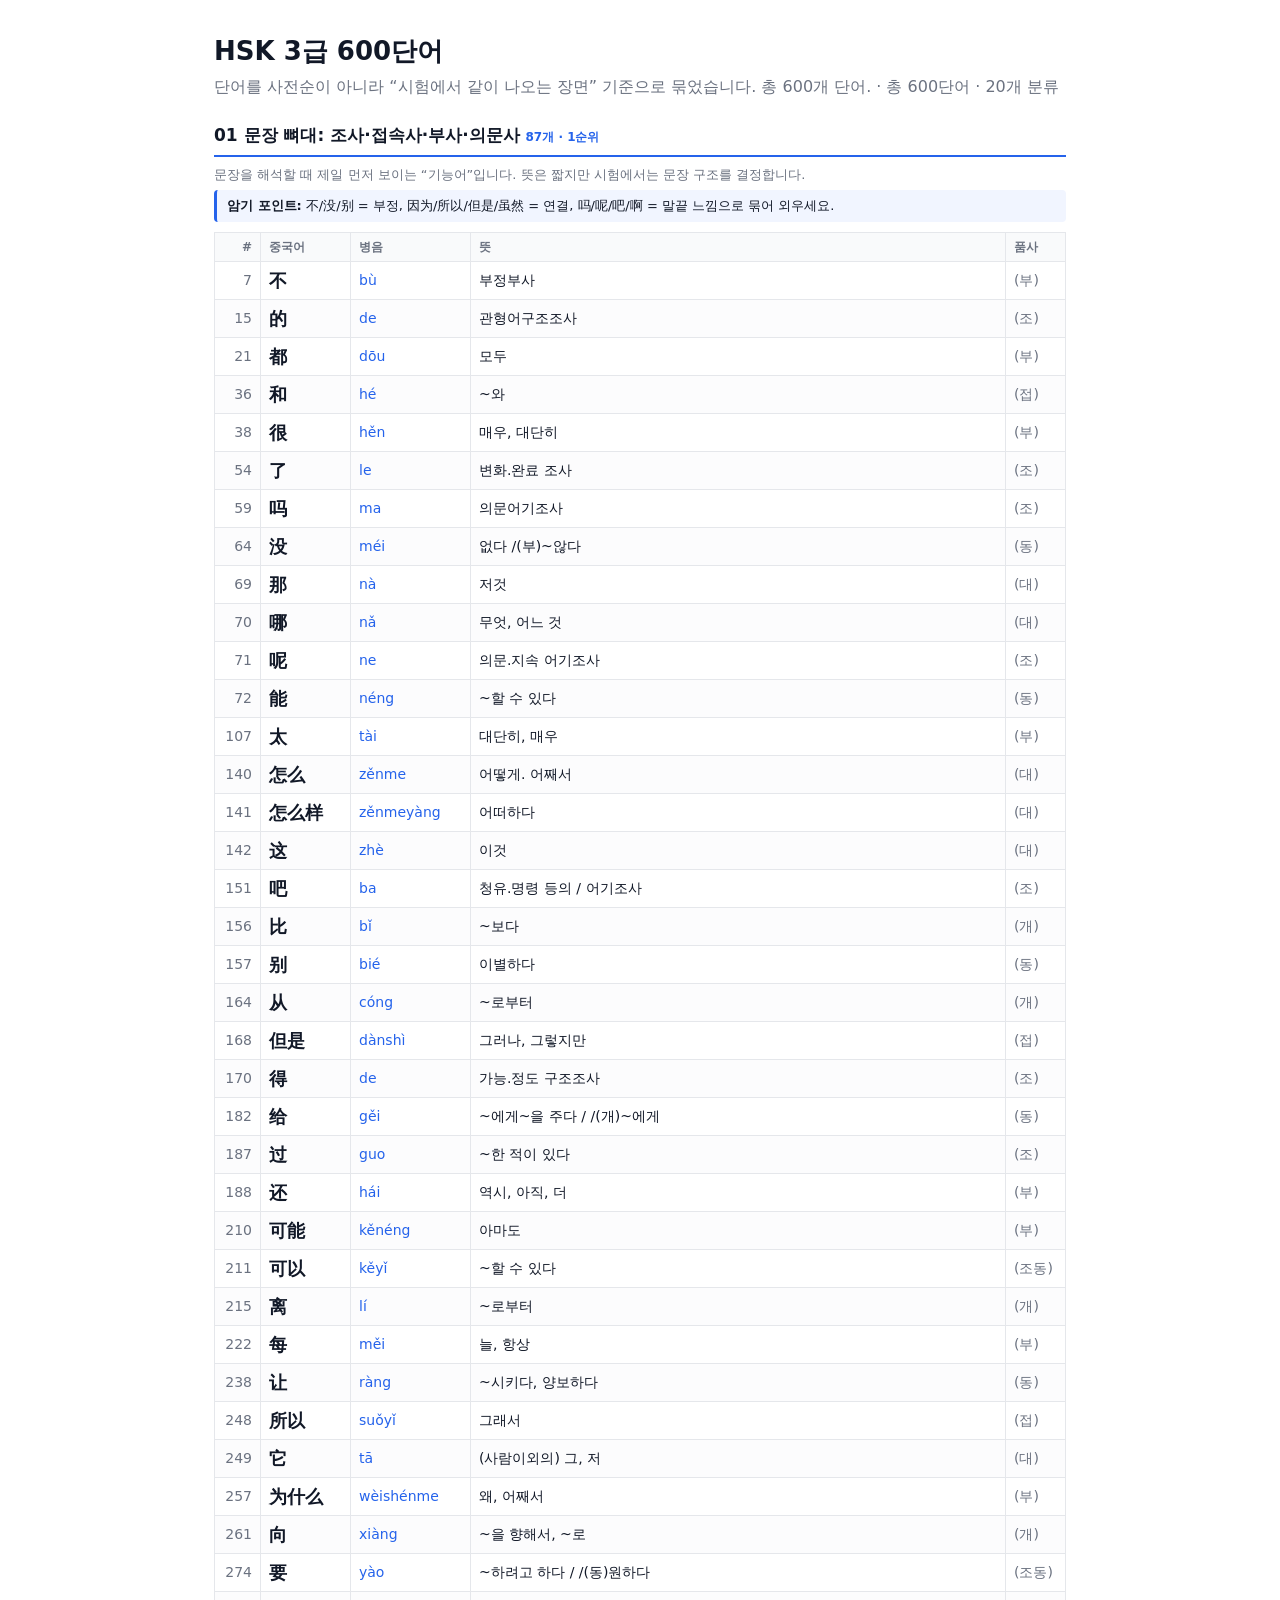
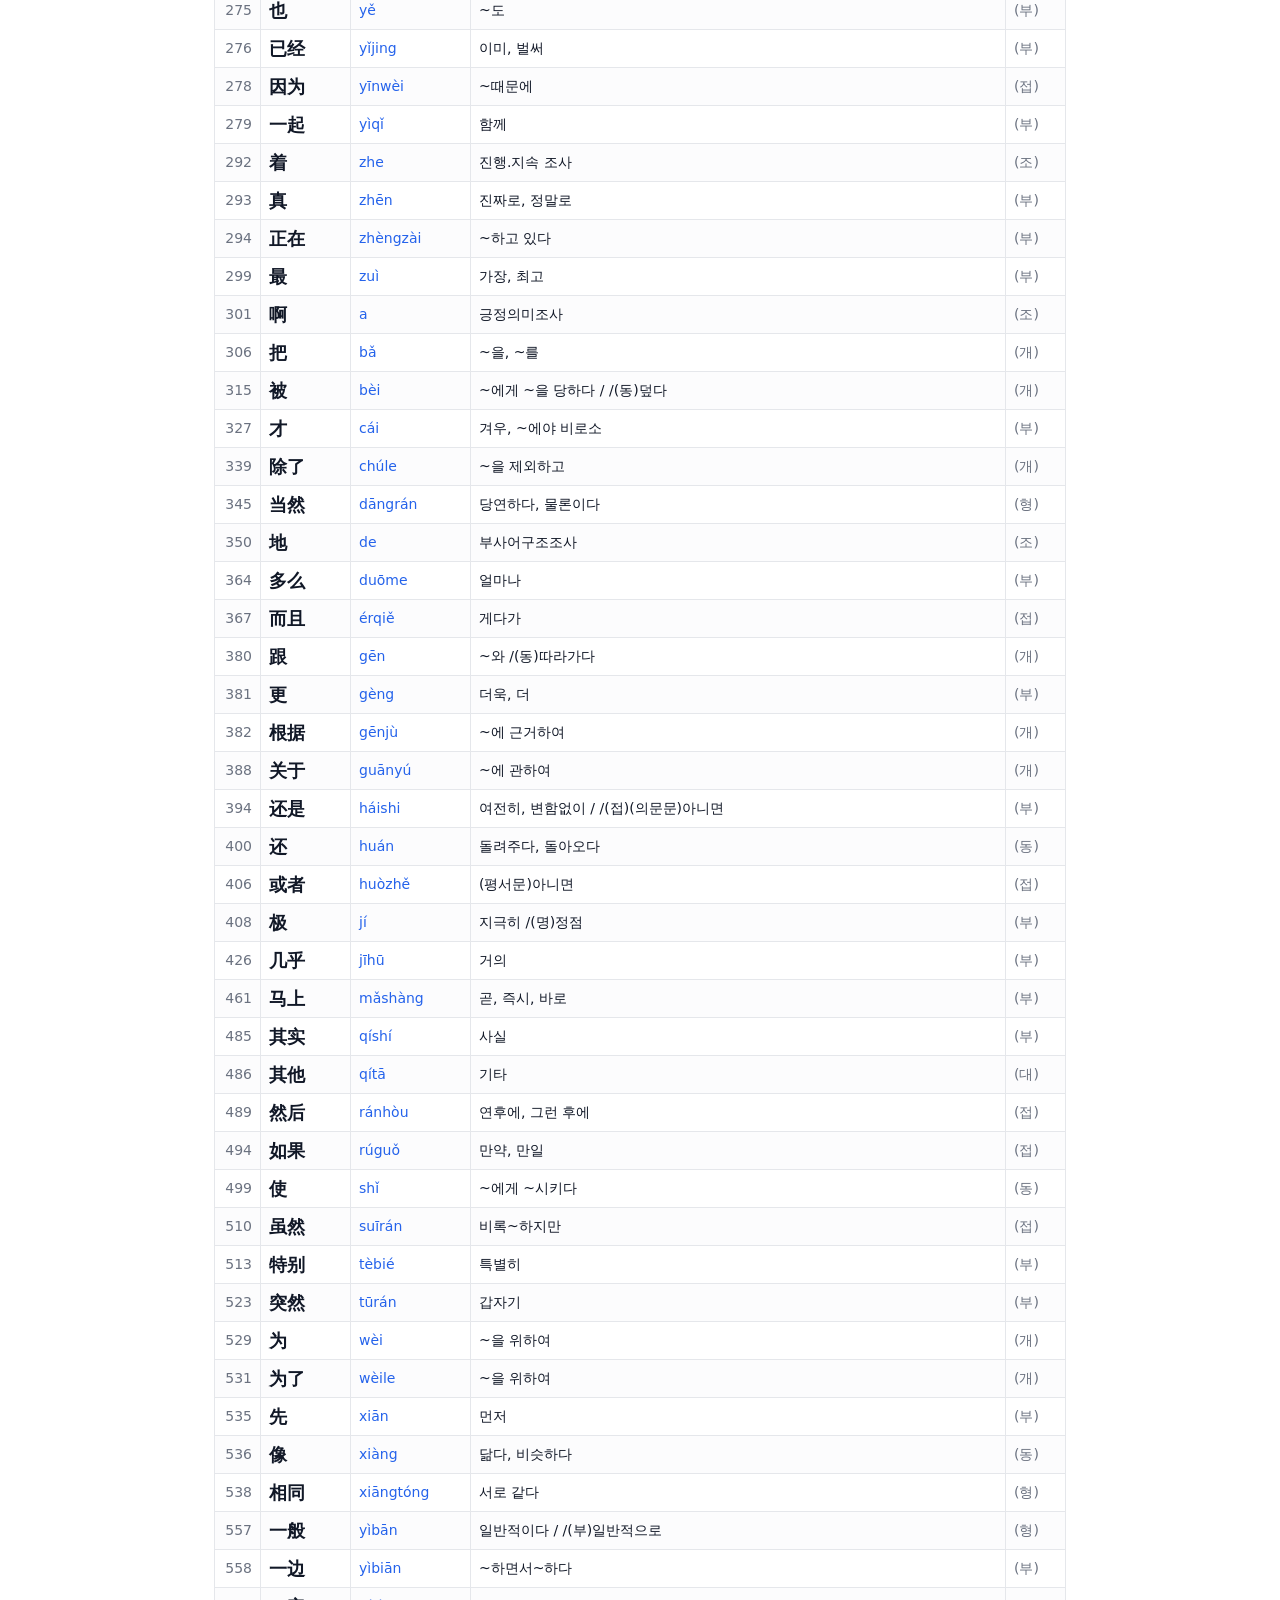
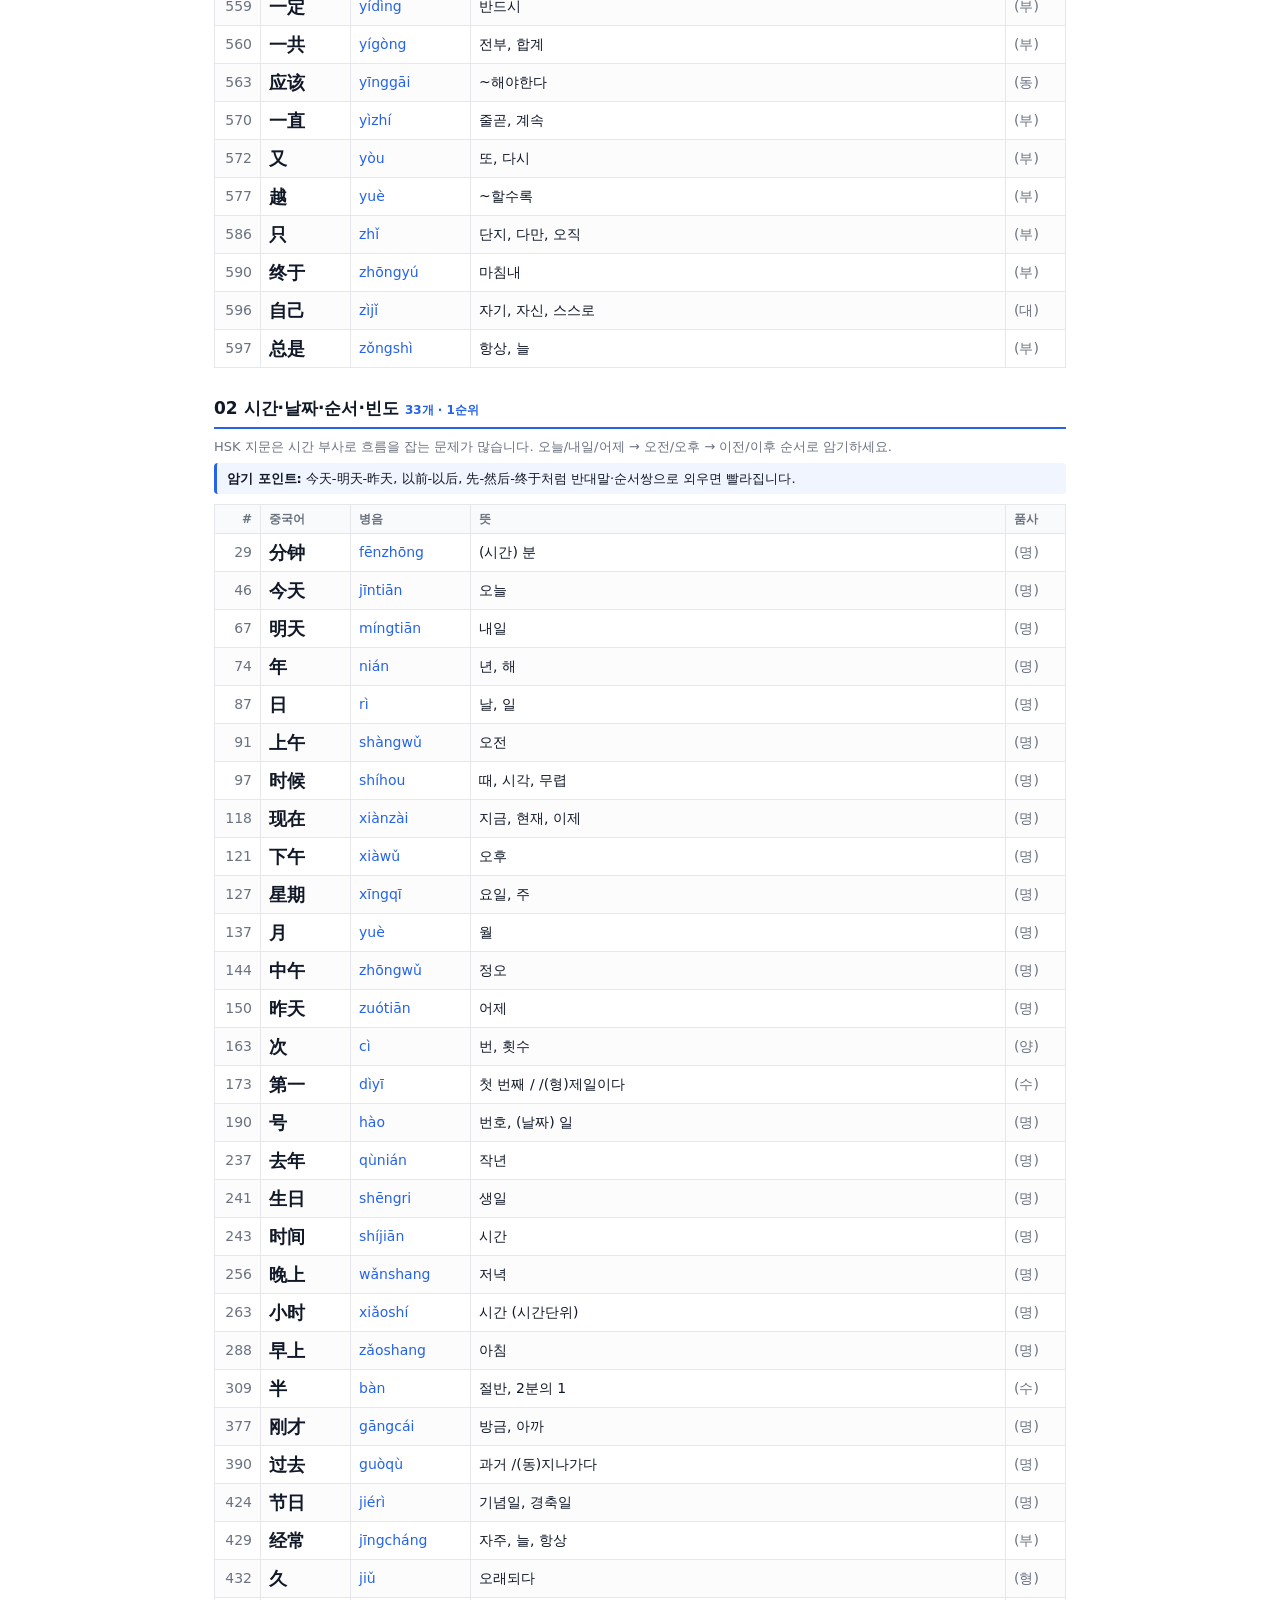
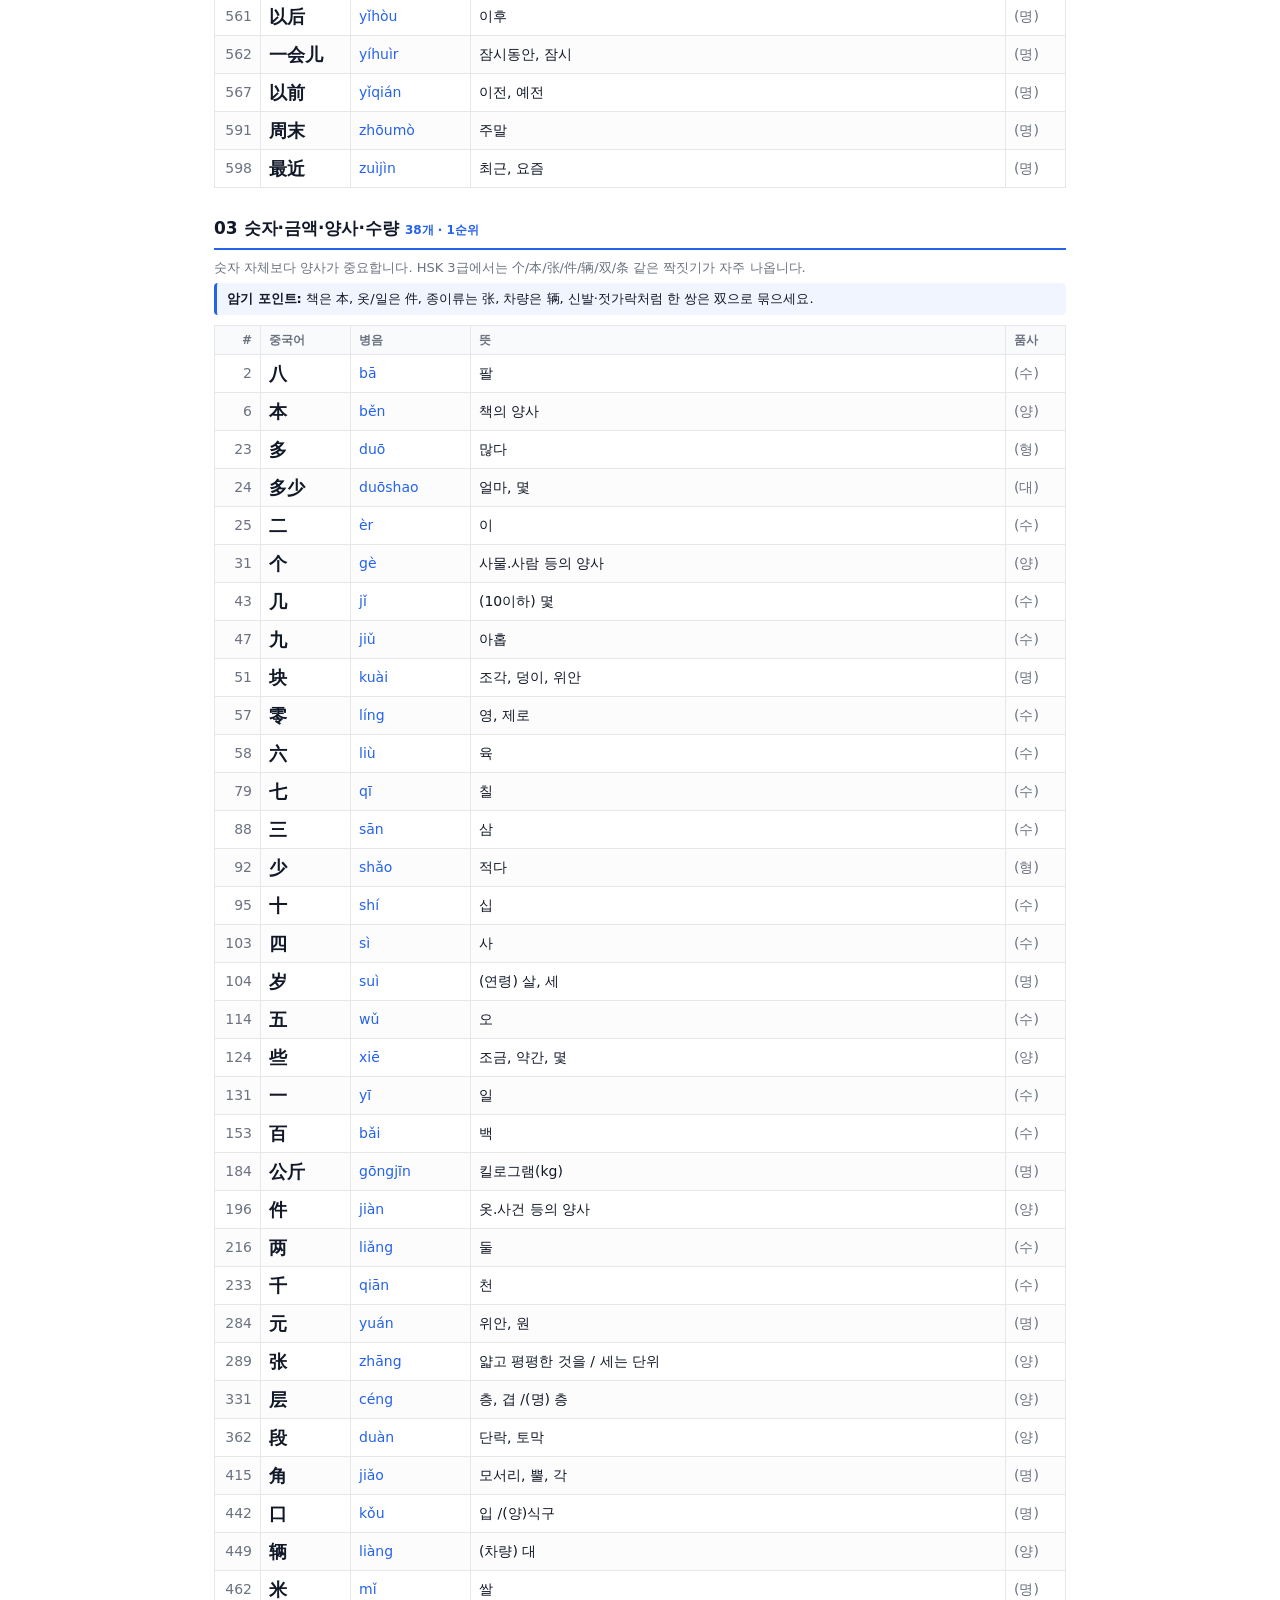
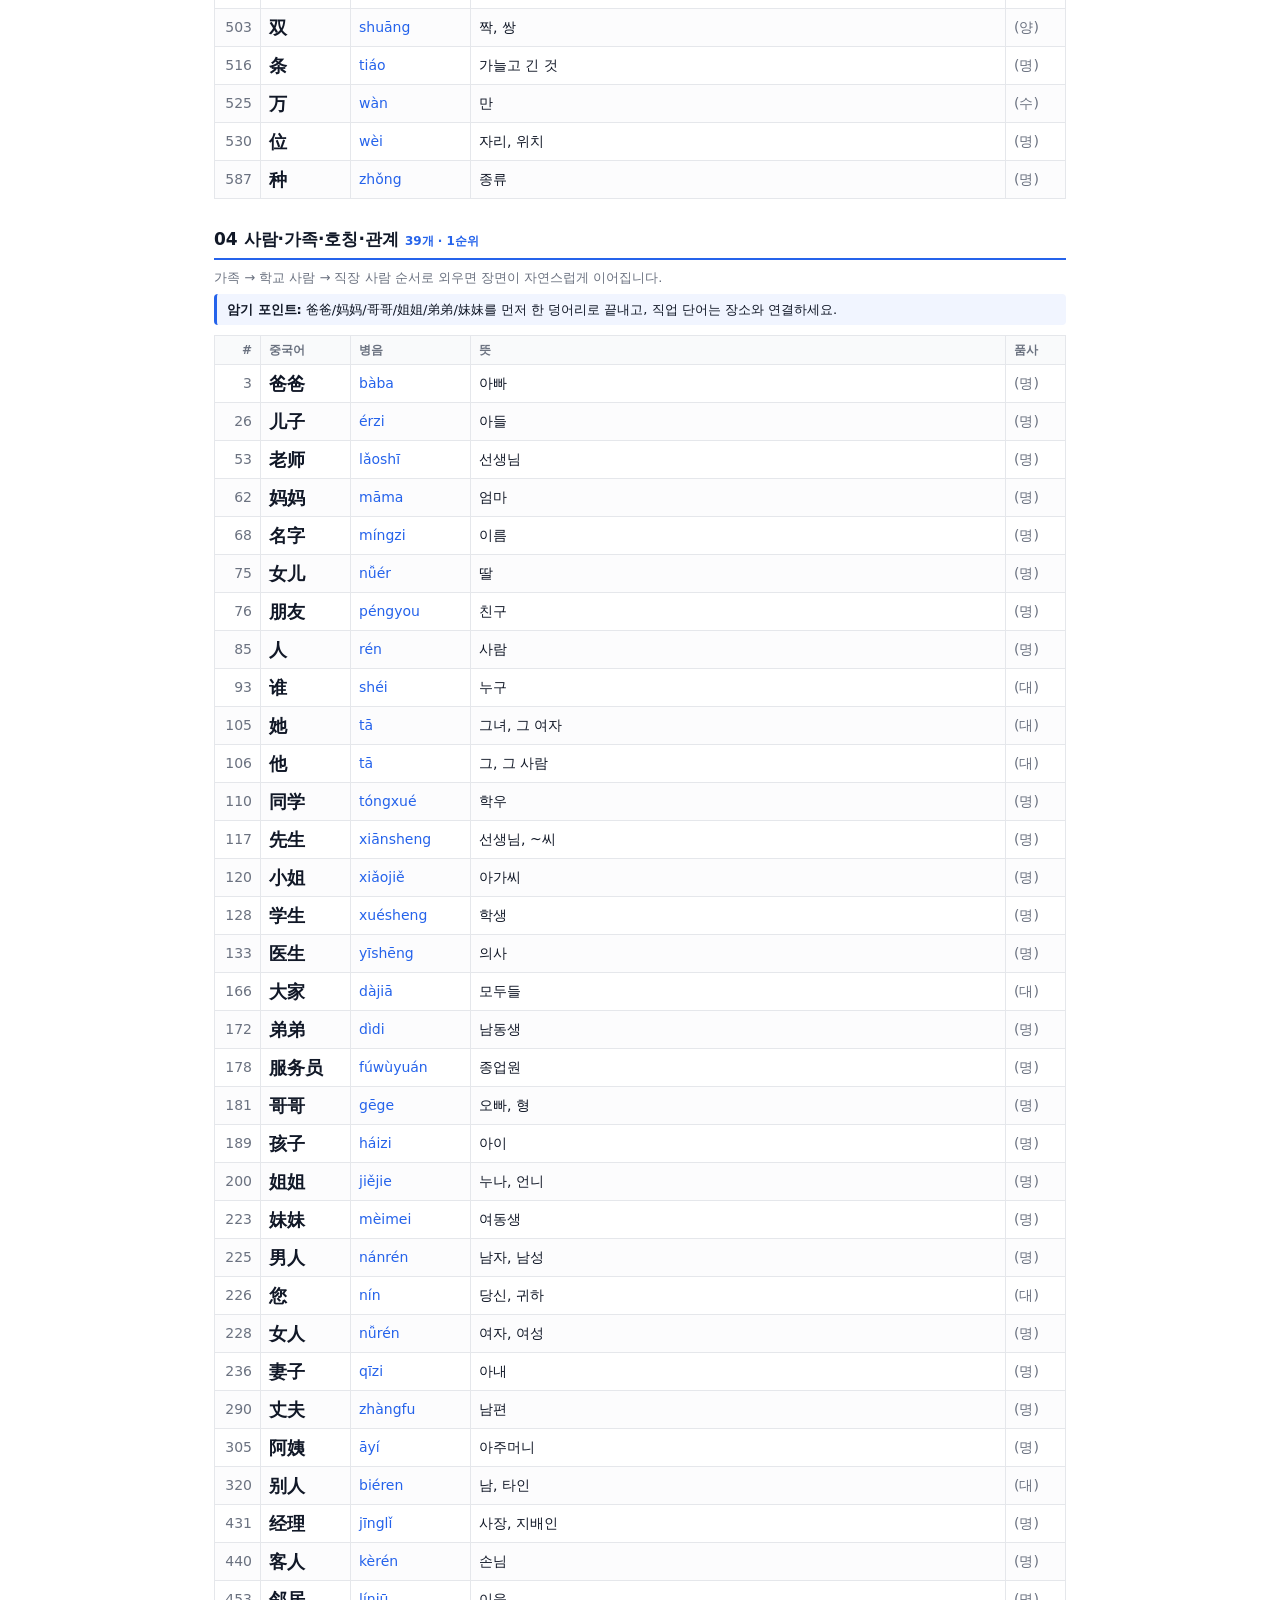
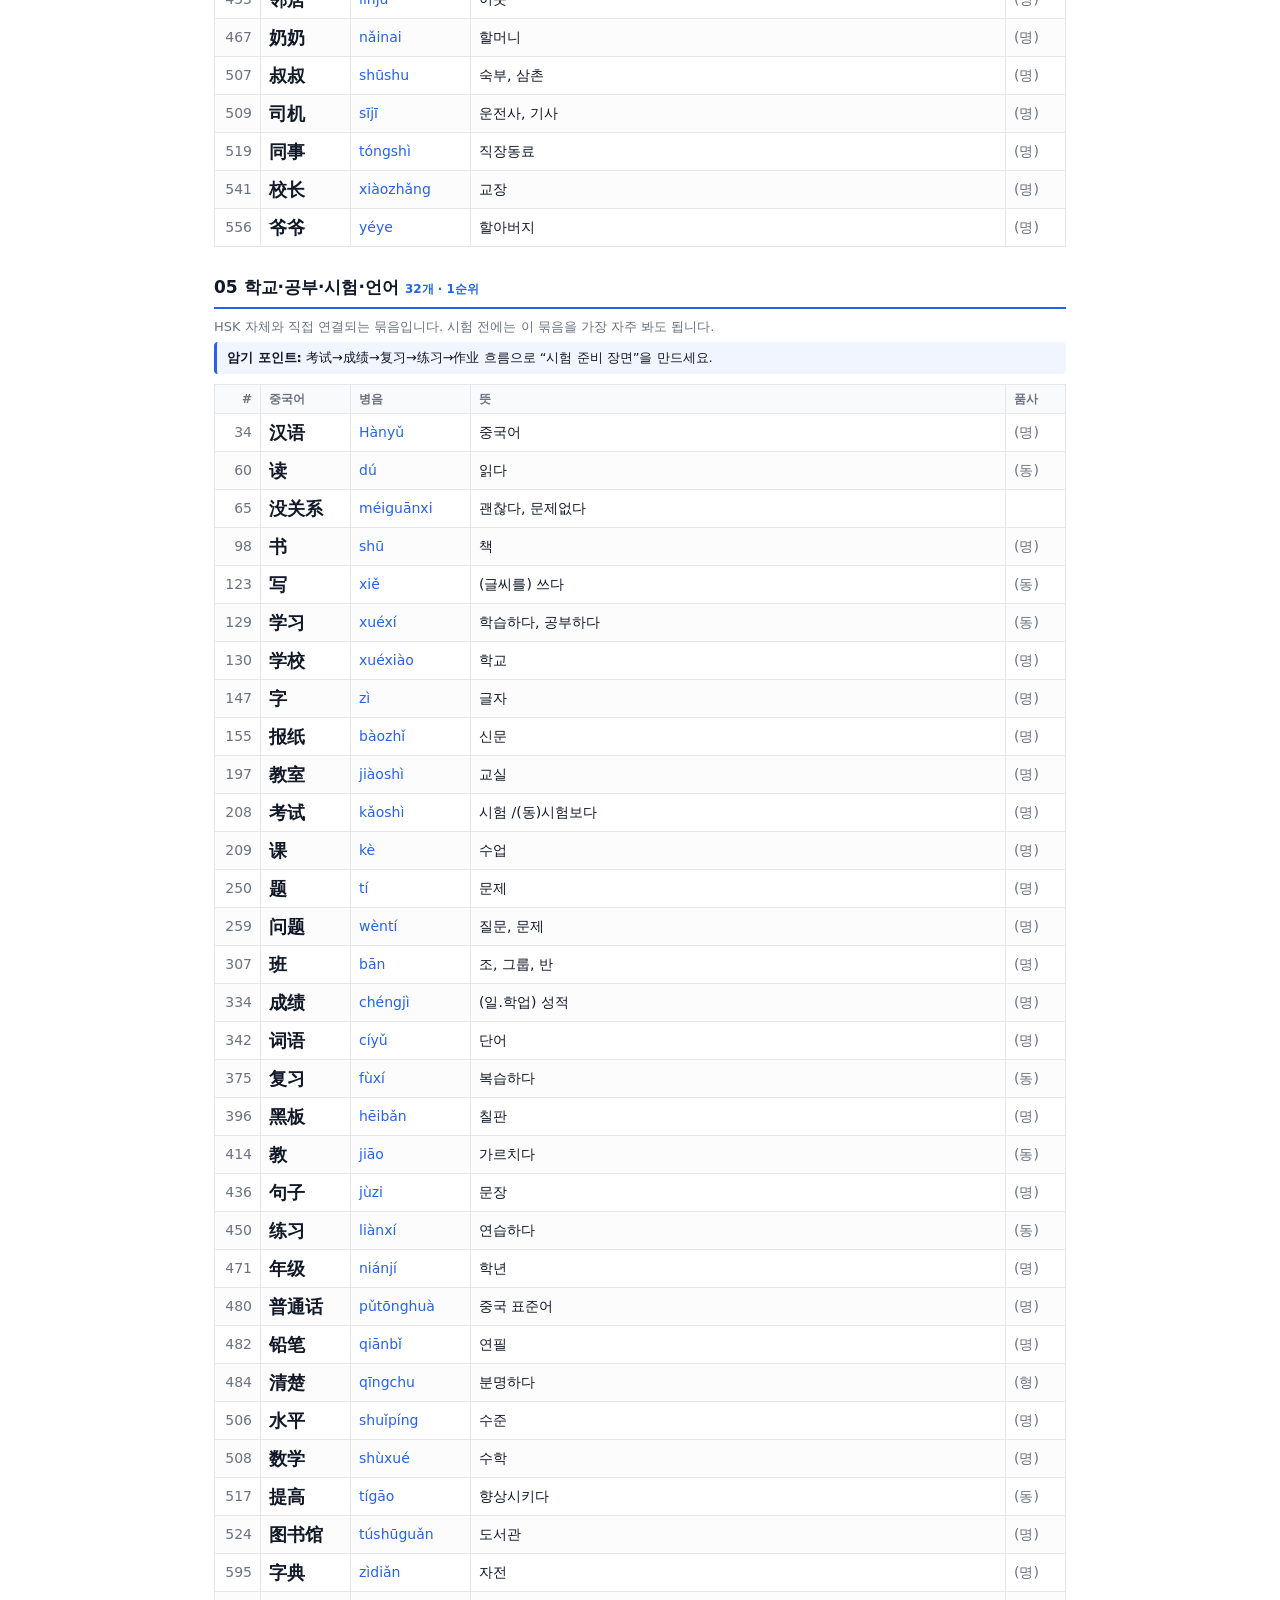
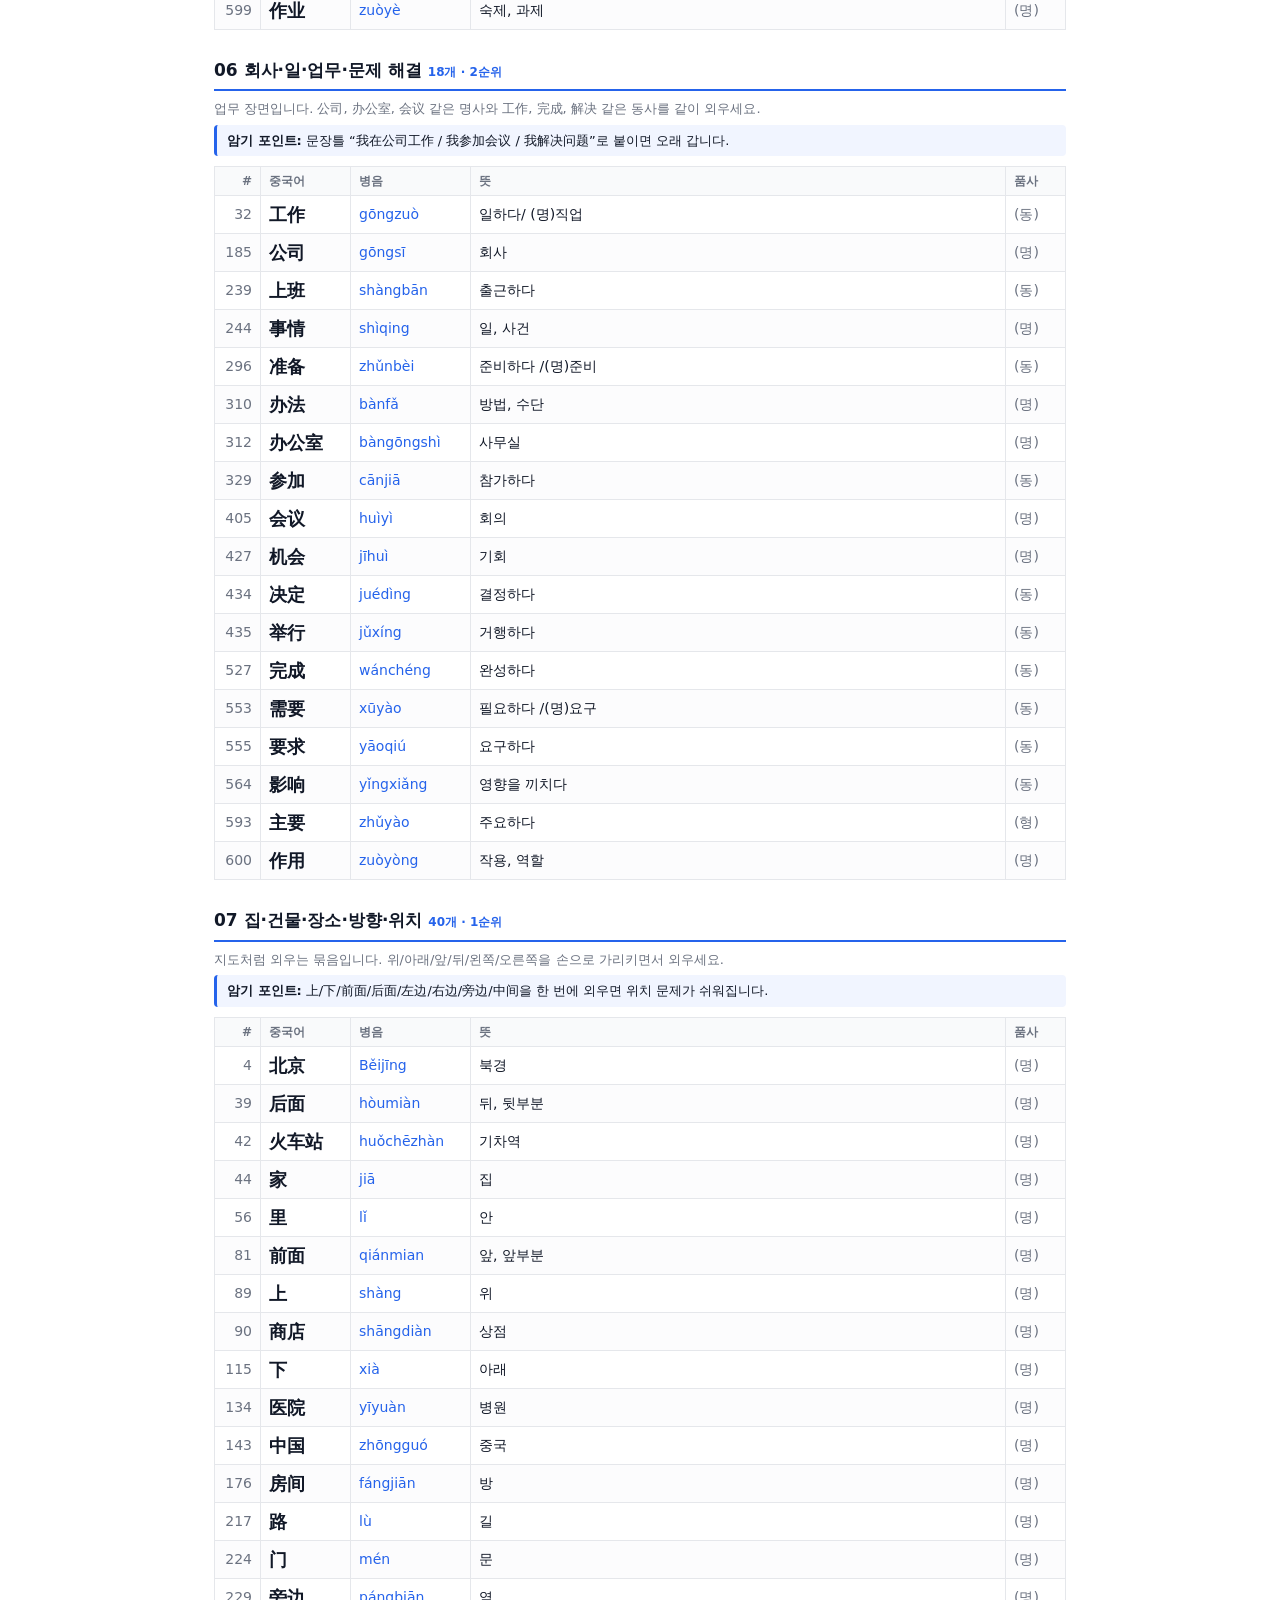
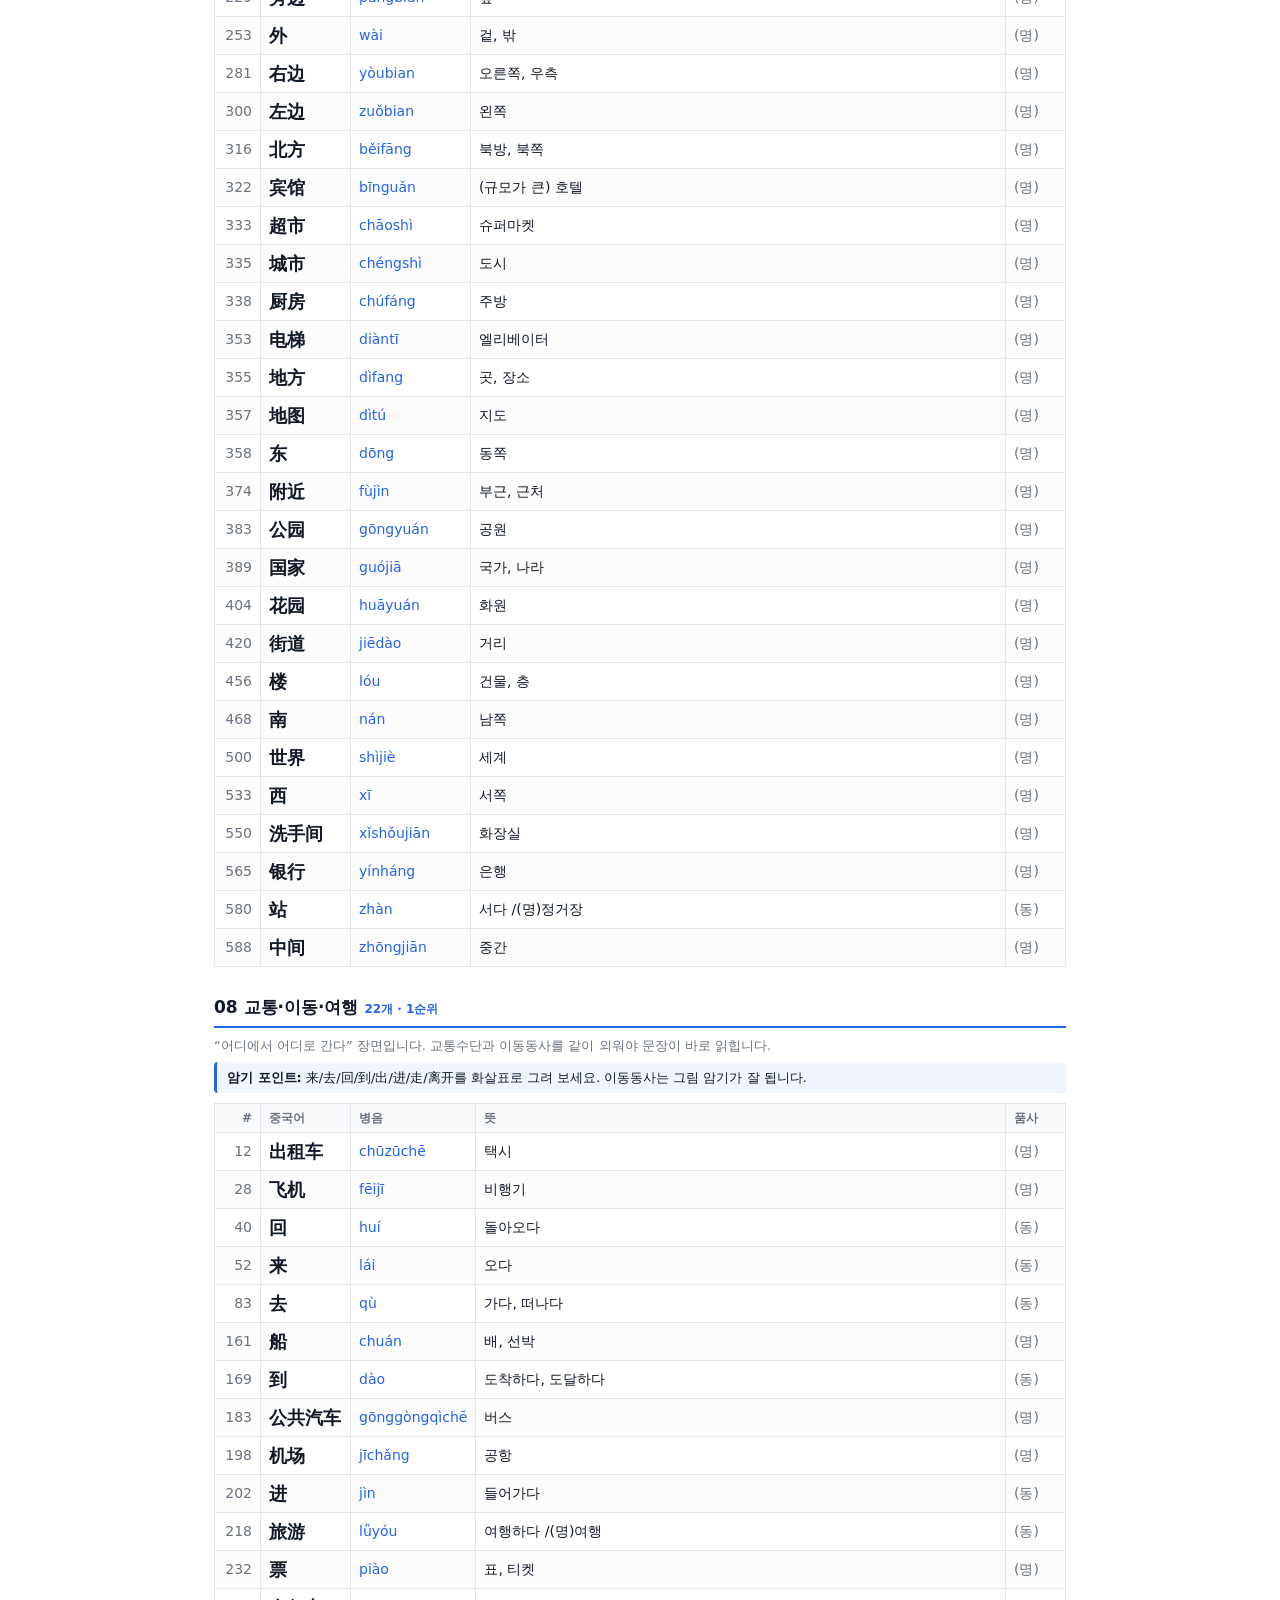
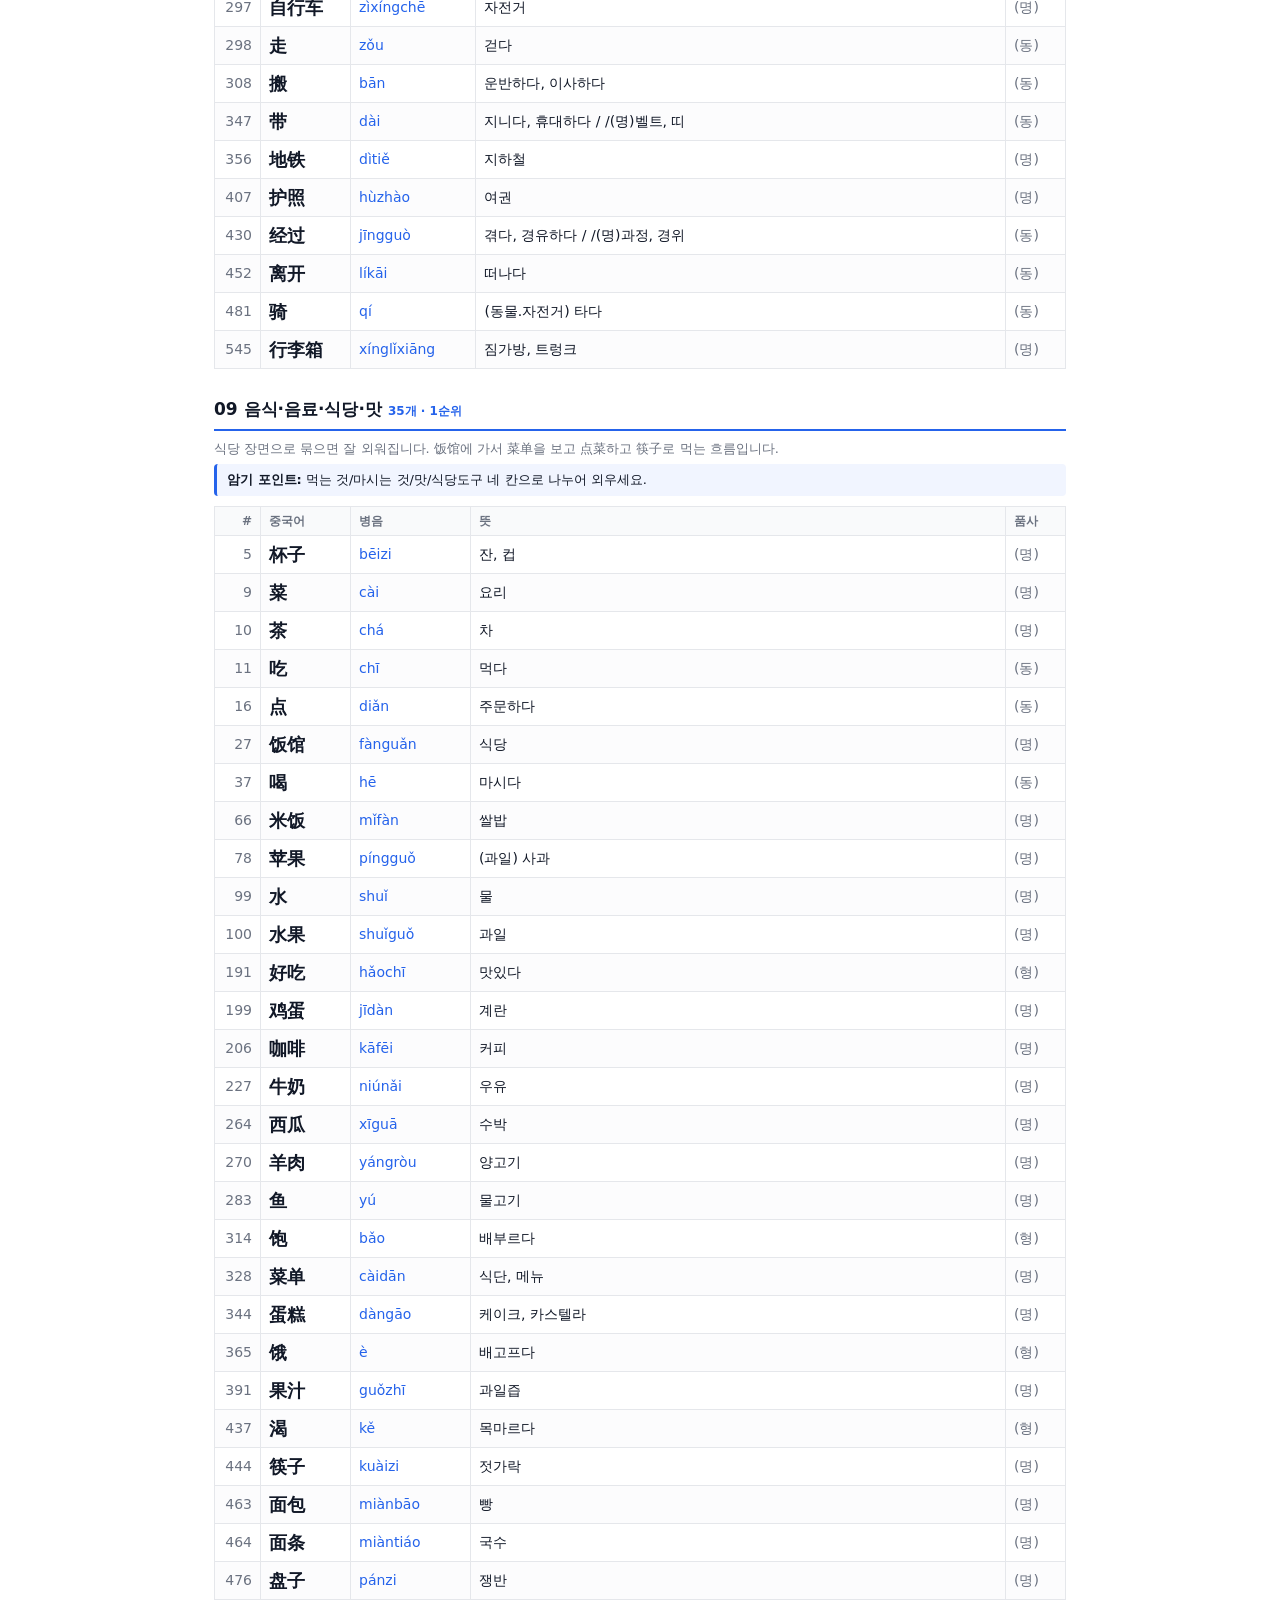
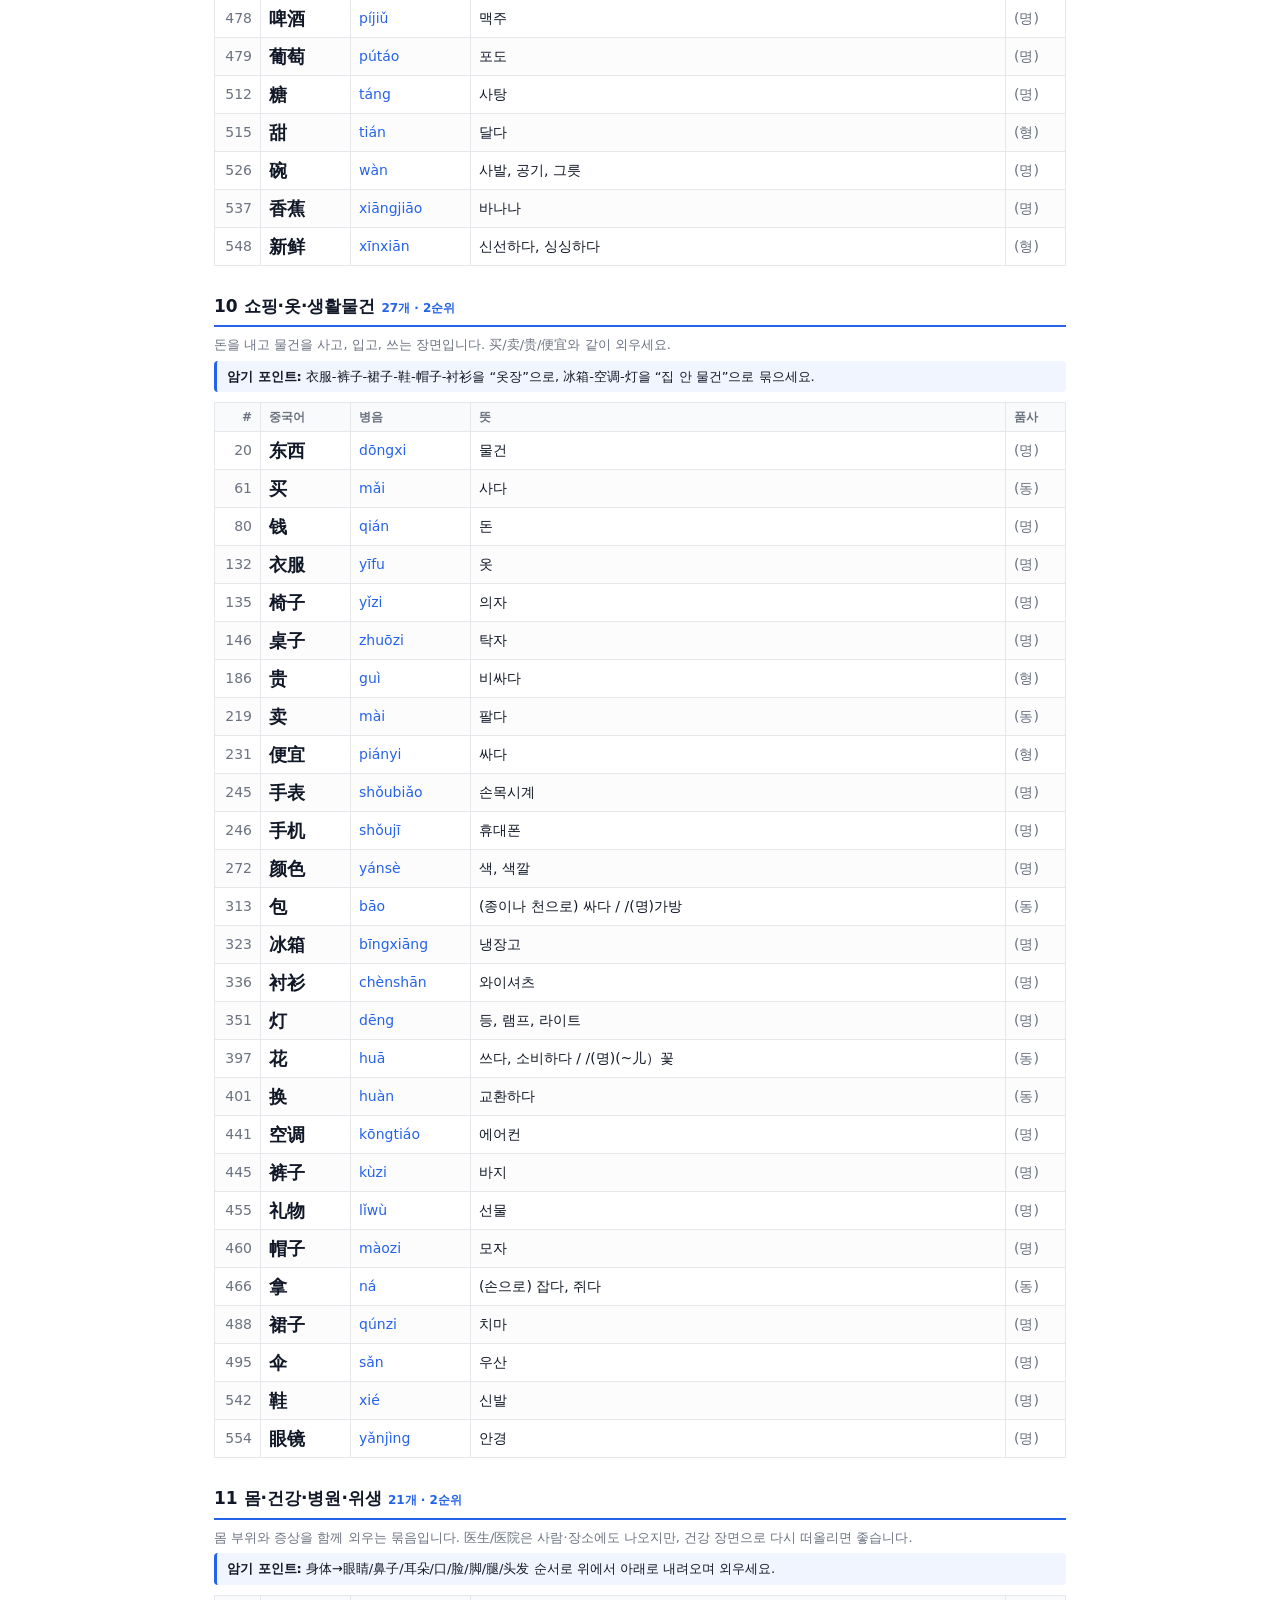
<file: tools/out/hsk3-vocab.html>
<!doctype html>
<html lang="ko"><head><meta charset="utf-8"><title>HSK 3급 600단어</title>
<style>
:root{--accent:#2563eb;--line:#e5e7eb;--ink:#111827;--muted:#6b7280;}
*{box-sizing:border-box;}
body{font-family:"Malgun Gothic","Microsoft YaHei",system-ui,sans-serif;color:var(--ink);max-width:900px;margin:0 auto;padding:32px 24px;line-height:1.5;}
h1{font-size:26px;margin:0 0 4px;}
.lead{color:var(--muted);margin:0 0 24px;}
section{margin:0 0 28px;page-break-inside:avoid;}
h2{font-size:17px;border-bottom:2px solid var(--accent);padding-bottom:6px;margin:24px 0 8px;}
.badge{font-size:12px;font-weight:600;color:var(--accent);}
.desc{color:var(--muted);font-size:13px;margin:4px 0;}
.tip{background:#f1f5ff;border-left:3px solid var(--accent);padding:6px 10px;font-size:13px;margin:6px 0 10px;border-radius:4px;}
table{width:100%;border-collapse:collapse;font-size:14px;}
th,td{border:1px solid var(--line);padding:5px 8px;text-align:left;}
th{background:#f9fafb;font-size:12px;color:var(--muted);font-weight:600;}
thead{display:table-header-group;}
td.num,th.num{width:46px;text-align:right;color:var(--muted);}
td.front{font-size:18px;font-weight:600;width:90px;}
td.reading{color:var(--accent);width:120px;}
td.pos{color:var(--muted);width:60px;}
tbody tr:nth-child(even){background:#fcfcfd;}
@media print{body{padding:0;max-width:none;}a{color:inherit;}}
</style></head><body>
<h1>HSK 3급 600단어</h1>
<p class="lead">단어를 사전순이 아니라 “시험에서 같이 나오는 장면” 기준으로 묶었습니다. 총 600개 단어. · 총 600단어 · 20개 분류</p>
<section><h2>01 문장 뼈대: 조사·접속사·부사·의문사 <span class="badge">87개 · 1순위</span></h2><p class="desc">문장을 해석할 때 제일 먼저 보이는 “기능어”입니다. 뜻은 짧지만 시험에서는 문장 구조를 결정합니다.</p><p class="tip"><b>암기 포인트:</b> 不/没/别 = 부정, 因为/所以/但是/虽然 = 연결, 吗/呢/吧/啊 = 말끝 느낌으로 묶어 외우세요.</p><table><thead><tr><th class="num">#</th><th>중국어</th><th>병음</th><th>뜻</th><th>품사</th></tr></thead><tbody><tr><td class="num">7</td><td class="front">不</td><td class="reading">bù</td><td class="meaning">부정부사</td><td class="pos">(부)</td></tr>
<tr><td class="num">15</td><td class="front">的</td><td class="reading">de</td><td class="meaning">관형어구조조사</td><td class="pos">(조)</td></tr>
<tr><td class="num">21</td><td class="front">都</td><td class="reading">dōu</td><td class="meaning">모두</td><td class="pos">(부)</td></tr>
<tr><td class="num">36</td><td class="front">和</td><td class="reading">hé</td><td class="meaning">~와</td><td class="pos">(접)</td></tr>
<tr><td class="num">38</td><td class="front">很</td><td class="reading">hěn</td><td class="meaning">매우, 대단히</td><td class="pos">(부)</td></tr>
<tr><td class="num">54</td><td class="front">了</td><td class="reading">le</td><td class="meaning">변화.완료 조사</td><td class="pos">(조)</td></tr>
<tr><td class="num">59</td><td class="front">吗</td><td class="reading">ma</td><td class="meaning">의문어기조사</td><td class="pos">(조)</td></tr>
<tr><td class="num">64</td><td class="front">没</td><td class="reading">méi</td><td class="meaning">없다 /(부)~않다</td><td class="pos">(동)</td></tr>
<tr><td class="num">69</td><td class="front">那</td><td class="reading">nà</td><td class="meaning">저것</td><td class="pos">(대)</td></tr>
<tr><td class="num">70</td><td class="front">哪</td><td class="reading">nǎ</td><td class="meaning">무엇, 어느 것</td><td class="pos">(대)</td></tr>
<tr><td class="num">71</td><td class="front">呢</td><td class="reading">ne</td><td class="meaning">의문.지속 어기조사</td><td class="pos">(조)</td></tr>
<tr><td class="num">72</td><td class="front">能</td><td class="reading">néng</td><td class="meaning">~할 수 있다</td><td class="pos">(동)</td></tr>
<tr><td class="num">107</td><td class="front">太</td><td class="reading">tài</td><td class="meaning">대단히, 매우</td><td class="pos">(부)</td></tr>
<tr><td class="num">140</td><td class="front">怎么</td><td class="reading">zěnme</td><td class="meaning">어떻게. 어째서</td><td class="pos">(대)</td></tr>
<tr><td class="num">141</td><td class="front">怎么样</td><td class="reading">zěnmeyàng</td><td class="meaning">어떠하다</td><td class="pos">(대)</td></tr>
<tr><td class="num">142</td><td class="front">这</td><td class="reading">zhè</td><td class="meaning">이것</td><td class="pos">(대)</td></tr>
<tr><td class="num">151</td><td class="front">吧</td><td class="reading">ba</td><td class="meaning">청유.명령 등의 / 어기조사</td><td class="pos">(조)</td></tr>
<tr><td class="num">156</td><td class="front">比</td><td class="reading">bǐ</td><td class="meaning">~보다</td><td class="pos">(개)</td></tr>
<tr><td class="num">157</td><td class="front">别</td><td class="reading">bié</td><td class="meaning">이별하다</td><td class="pos">(동)</td></tr>
<tr><td class="num">164</td><td class="front">从</td><td class="reading">cóng</td><td class="meaning">~로부터</td><td class="pos">(개)</td></tr>
<tr><td class="num">168</td><td class="front">但是</td><td class="reading">dànshì</td><td class="meaning">그러나, 그렇지만</td><td class="pos">(접)</td></tr>
<tr><td class="num">170</td><td class="front">得</td><td class="reading">de</td><td class="meaning">가능.정도 구조조사</td><td class="pos">(조)</td></tr>
<tr><td class="num">182</td><td class="front">给</td><td class="reading">gěi</td><td class="meaning">~에게~을 주다 / /(개)~에게</td><td class="pos">(동)</td></tr>
<tr><td class="num">187</td><td class="front">过</td><td class="reading">guo</td><td class="meaning">~한 적이 있다</td><td class="pos">(조)</td></tr>
<tr><td class="num">188</td><td class="front">还</td><td class="reading">hái</td><td class="meaning">역시, 아직, 더</td><td class="pos">(부)</td></tr>
<tr><td class="num">210</td><td class="front">可能</td><td class="reading">kěnéng</td><td class="meaning">아마도</td><td class="pos">(부)</td></tr>
<tr><td class="num">211</td><td class="front">可以</td><td class="reading">kěyǐ</td><td class="meaning">~할 수 있다</td><td class="pos">(조동)</td></tr>
<tr><td class="num">215</td><td class="front">离</td><td class="reading">lí</td><td class="meaning">~로부터</td><td class="pos">(개)</td></tr>
<tr><td class="num">222</td><td class="front">每</td><td class="reading">měi</td><td class="meaning">늘, 항상</td><td class="pos">(부)</td></tr>
<tr><td class="num">238</td><td class="front">让</td><td class="reading">ràng</td><td class="meaning">~시키다, 양보하다</td><td class="pos">(동)</td></tr>
<tr><td class="num">248</td><td class="front">所以</td><td class="reading">suǒyǐ</td><td class="meaning">그래서</td><td class="pos">(접)</td></tr>
<tr><td class="num">249</td><td class="front">它</td><td class="reading">tā</td><td class="meaning">(사람이외의) 그, 저</td><td class="pos">(대)</td></tr>
<tr><td class="num">257</td><td class="front">为什么</td><td class="reading">wèishénme</td><td class="meaning">왜, 어째서</td><td class="pos">(부)</td></tr>
<tr><td class="num">261</td><td class="front">向</td><td class="reading">xiàng</td><td class="meaning">~을 향해서, ~로</td><td class="pos">(개)</td></tr>
<tr><td class="num">274</td><td class="front">要</td><td class="reading">yào</td><td class="meaning">~하려고 하다 / /(동)원하다</td><td class="pos">(조동)</td></tr>
<tr><td class="num">275</td><td class="front">也</td><td class="reading">yě</td><td class="meaning">~도</td><td class="pos">(부)</td></tr>
<tr><td class="num">276</td><td class="front">已经</td><td class="reading">yǐjing</td><td class="meaning">이미, 벌써</td><td class="pos">(부)</td></tr>
<tr><td class="num">278</td><td class="front">因为</td><td class="reading">yīnwèi</td><td class="meaning">~때문에</td><td class="pos">(접)</td></tr>
<tr><td class="num">279</td><td class="front">一起</td><td class="reading">yìqǐ</td><td class="meaning">함께</td><td class="pos">(부)</td></tr>
<tr><td class="num">292</td><td class="front">着</td><td class="reading">zhe</td><td class="meaning">진행.지속 조사</td><td class="pos">(조)</td></tr>
<tr><td class="num">293</td><td class="front">真</td><td class="reading">zhēn</td><td class="meaning">진짜로, 정말로</td><td class="pos">(부)</td></tr>
<tr><td class="num">294</td><td class="front">正在</td><td class="reading">zhèngzài</td><td class="meaning">~하고 있다</td><td class="pos">(부)</td></tr>
<tr><td class="num">299</td><td class="front">最</td><td class="reading">zuì</td><td class="meaning">가장, 최고</td><td class="pos">(부)</td></tr>
<tr><td class="num">301</td><td class="front">啊</td><td class="reading">a</td><td class="meaning">긍정의미조사</td><td class="pos">(조)</td></tr>
<tr><td class="num">306</td><td class="front">把</td><td class="reading">bǎ</td><td class="meaning">~을, ~를</td><td class="pos">(개)</td></tr>
<tr><td class="num">315</td><td class="front">被</td><td class="reading">bèi</td><td class="meaning">~에게 ~을 당하다 / /(동)덮다</td><td class="pos">(개)</td></tr>
<tr><td class="num">327</td><td class="front">才</td><td class="reading">cái</td><td class="meaning">겨우, ~에야 비로소</td><td class="pos">(부)</td></tr>
<tr><td class="num">339</td><td class="front">除了</td><td class="reading">chúle</td><td class="meaning">~을 제외하고</td><td class="pos">(개)</td></tr>
<tr><td class="num">345</td><td class="front">当然</td><td class="reading">dāngrán</td><td class="meaning">당연하다, 물론이다</td><td class="pos">(형)</td></tr>
<tr><td class="num">350</td><td class="front">地</td><td class="reading">de</td><td class="meaning">부사어구조조사</td><td class="pos">(조)</td></tr>
<tr><td class="num">364</td><td class="front">多么</td><td class="reading">duōme</td><td class="meaning">얼마나</td><td class="pos">(부)</td></tr>
<tr><td class="num">367</td><td class="front">而且</td><td class="reading">érqiě</td><td class="meaning">게다가</td><td class="pos">(접)</td></tr>
<tr><td class="num">380</td><td class="front">跟</td><td class="reading">gēn</td><td class="meaning">~와 /(동)따라가다</td><td class="pos">(개)</td></tr>
<tr><td class="num">381</td><td class="front">更</td><td class="reading">gèng</td><td class="meaning">더욱, 더</td><td class="pos">(부)</td></tr>
<tr><td class="num">382</td><td class="front">根据</td><td class="reading">gēnjù</td><td class="meaning">~에 근거하여</td><td class="pos">(개)</td></tr>
<tr><td class="num">388</td><td class="front">关于</td><td class="reading">guānyú</td><td class="meaning">~에 관하여</td><td class="pos">(개)</td></tr>
<tr><td class="num">394</td><td class="front">还是</td><td class="reading">háishi</td><td class="meaning">여전히, 변함없이 / /(접)(의문문)아니면</td><td class="pos">(부)</td></tr>
<tr><td class="num">400</td><td class="front">还</td><td class="reading">huán</td><td class="meaning">돌려주다, 돌아오다</td><td class="pos">(동)</td></tr>
<tr><td class="num">406</td><td class="front">或者</td><td class="reading">huòzhě</td><td class="meaning">(평서문)아니면</td><td class="pos">(접)</td></tr>
<tr><td class="num">408</td><td class="front">极</td><td class="reading">jí</td><td class="meaning">지극히 /(명)정점</td><td class="pos">(부)</td></tr>
<tr><td class="num">426</td><td class="front">几乎</td><td class="reading">jīhū</td><td class="meaning">거의</td><td class="pos">(부)</td></tr>
<tr><td class="num">461</td><td class="front">马上</td><td class="reading">mǎshàng</td><td class="meaning">곧, 즉시, 바로</td><td class="pos">(부)</td></tr>
<tr><td class="num">485</td><td class="front">其实</td><td class="reading">qíshí</td><td class="meaning">사실</td><td class="pos">(부)</td></tr>
<tr><td class="num">486</td><td class="front">其他</td><td class="reading">qítā</td><td class="meaning">기타</td><td class="pos">(대)</td></tr>
<tr><td class="num">489</td><td class="front">然后</td><td class="reading">ránhòu</td><td class="meaning">연후에, 그런 후에</td><td class="pos">(접)</td></tr>
<tr><td class="num">494</td><td class="front">如果</td><td class="reading">rúguǒ</td><td class="meaning">만약, 만일</td><td class="pos">(접)</td></tr>
<tr><td class="num">499</td><td class="front">使</td><td class="reading">shǐ</td><td class="meaning">~에게 ~시키다</td><td class="pos">(동)</td></tr>
<tr><td class="num">510</td><td class="front">虽然</td><td class="reading">suīrán</td><td class="meaning">비록~하지만</td><td class="pos">(접)</td></tr>
<tr><td class="num">513</td><td class="front">特别</td><td class="reading">tèbié</td><td class="meaning">특별히</td><td class="pos">(부)</td></tr>
<tr><td class="num">523</td><td class="front">突然</td><td class="reading">tūrán</td><td class="meaning">갑자기</td><td class="pos">(부)</td></tr>
<tr><td class="num">529</td><td class="front">为</td><td class="reading">wèi</td><td class="meaning">~을 위하여</td><td class="pos">(개)</td></tr>
<tr><td class="num">531</td><td class="front">为了</td><td class="reading">wèile</td><td class="meaning">~을 위하여</td><td class="pos">(개)</td></tr>
<tr><td class="num">535</td><td class="front">先</td><td class="reading">xiān</td><td class="meaning">먼저</td><td class="pos">(부)</td></tr>
<tr><td class="num">536</td><td class="front">像</td><td class="reading">xiàng</td><td class="meaning">닮다, 비슷하다</td><td class="pos">(동)</td></tr>
<tr><td class="num">538</td><td class="front">相同</td><td class="reading">xiāngtóng</td><td class="meaning">서로 같다</td><td class="pos">(형)</td></tr>
<tr><td class="num">557</td><td class="front">一般</td><td class="reading">yìbān</td><td class="meaning">일반적이다 / /(부)일반적으로</td><td class="pos">(형)</td></tr>
<tr><td class="num">558</td><td class="front">一边</td><td class="reading">yìbiān</td><td class="meaning">~하면서~하다</td><td class="pos">(부)</td></tr>
<tr><td class="num">559</td><td class="front">一定</td><td class="reading">yídìng</td><td class="meaning">반드시</td><td class="pos">(부)</td></tr>
<tr><td class="num">560</td><td class="front">一共</td><td class="reading">yígòng</td><td class="meaning">전부, 합계</td><td class="pos">(부)</td></tr>
<tr><td class="num">563</td><td class="front">应该</td><td class="reading">yīnggāi</td><td class="meaning">~해야한다</td><td class="pos">(동)</td></tr>
<tr><td class="num">570</td><td class="front">一直</td><td class="reading">yìzhí</td><td class="meaning">줄곧, 계속</td><td class="pos">(부)</td></tr>
<tr><td class="num">572</td><td class="front">又</td><td class="reading">yòu</td><td class="meaning">또, 다시</td><td class="pos">(부)</td></tr>
<tr><td class="num">577</td><td class="front">越</td><td class="reading">yuè</td><td class="meaning">~할수록</td><td class="pos">(부)</td></tr>
<tr><td class="num">586</td><td class="front">只</td><td class="reading">zhǐ</td><td class="meaning">단지, 다만, 오직</td><td class="pos">(부)</td></tr>
<tr><td class="num">590</td><td class="front">终于</td><td class="reading">zhōngyú</td><td class="meaning">마침내</td><td class="pos">(부)</td></tr>
<tr><td class="num">596</td><td class="front">自己</td><td class="reading">zìjǐ</td><td class="meaning">자기, 자신, 스스로</td><td class="pos">(대)</td></tr>
<tr><td class="num">597</td><td class="front">总是</td><td class="reading">zǒngshì</td><td class="meaning">항상, 늘</td><td class="pos">(부)</td></tr></tbody></table></section>
<section><h2>02 시간·날짜·순서·빈도 <span class="badge">33개 · 1순위</span></h2><p class="desc">HSK 지문은 시간 부사로 흐름을 잡는 문제가 많습니다. 오늘/내일/어제 → 오전/오후 → 이전/이후 순서로 암기하세요.</p><p class="tip"><b>암기 포인트:</b> 今天-明天-昨天, 以前-以后, 先-然后-终于처럼 반대말·순서쌍으로 외우면 빨라집니다.</p><table><thead><tr><th class="num">#</th><th>중국어</th><th>병음</th><th>뜻</th><th>품사</th></tr></thead><tbody><tr><td class="num">29</td><td class="front">分钟</td><td class="reading">fēnzhōng</td><td class="meaning">(시간) 분</td><td class="pos">(명)</td></tr>
<tr><td class="num">46</td><td class="front">今天</td><td class="reading">jīntiān</td><td class="meaning">오늘</td><td class="pos">(명)</td></tr>
<tr><td class="num">67</td><td class="front">明天</td><td class="reading">míngtiān</td><td class="meaning">내일</td><td class="pos">(명)</td></tr>
<tr><td class="num">74</td><td class="front">年</td><td class="reading">nián</td><td class="meaning">년, 해</td><td class="pos">(명)</td></tr>
<tr><td class="num">87</td><td class="front">日</td><td class="reading">rì</td><td class="meaning">날, 일</td><td class="pos">(명)</td></tr>
<tr><td class="num">91</td><td class="front">上午</td><td class="reading">shàngwǔ</td><td class="meaning">오전</td><td class="pos">(명)</td></tr>
<tr><td class="num">97</td><td class="front">时候</td><td class="reading">shíhou</td><td class="meaning">때, 시각, 무렵</td><td class="pos">(명)</td></tr>
<tr><td class="num">118</td><td class="front">现在</td><td class="reading">xiànzài</td><td class="meaning">지금, 현재, 이제</td><td class="pos">(명)</td></tr>
<tr><td class="num">121</td><td class="front">下午</td><td class="reading">xiàwǔ</td><td class="meaning">오후</td><td class="pos">(명)</td></tr>
<tr><td class="num">127</td><td class="front">星期</td><td class="reading">xīngqī</td><td class="meaning">요일, 주</td><td class="pos">(명)</td></tr>
<tr><td class="num">137</td><td class="front">月</td><td class="reading">yuè</td><td class="meaning">월</td><td class="pos">(명)</td></tr>
<tr><td class="num">144</td><td class="front">中午</td><td class="reading">zhōngwǔ</td><td class="meaning">정오</td><td class="pos">(명)</td></tr>
<tr><td class="num">150</td><td class="front">昨天</td><td class="reading">zuótiān</td><td class="meaning">어제</td><td class="pos">(명)</td></tr>
<tr><td class="num">163</td><td class="front">次</td><td class="reading">cì</td><td class="meaning">번, 횟수</td><td class="pos">(양)</td></tr>
<tr><td class="num">173</td><td class="front">第一</td><td class="reading">dìyī</td><td class="meaning">첫 번째 / /(형)제일이다</td><td class="pos">(수)</td></tr>
<tr><td class="num">190</td><td class="front">号</td><td class="reading">hào</td><td class="meaning">번호, (날짜) 일</td><td class="pos">(명)</td></tr>
<tr><td class="num">237</td><td class="front">去年</td><td class="reading">qùnián</td><td class="meaning">작년</td><td class="pos">(명)</td></tr>
<tr><td class="num">241</td><td class="front">生日</td><td class="reading">shēngri</td><td class="meaning">생일</td><td class="pos">(명)</td></tr>
<tr><td class="num">243</td><td class="front">时间</td><td class="reading">shíjiān</td><td class="meaning">시간</td><td class="pos">(명)</td></tr>
<tr><td class="num">256</td><td class="front">晚上</td><td class="reading">wǎnshang</td><td class="meaning">저녁</td><td class="pos">(명)</td></tr>
<tr><td class="num">263</td><td class="front">小时</td><td class="reading">xiǎoshí</td><td class="meaning">시간 (시간단위)</td><td class="pos">(명)</td></tr>
<tr><td class="num">288</td><td class="front">早上</td><td class="reading">zǎoshang</td><td class="meaning">아침</td><td class="pos">(명)</td></tr>
<tr><td class="num">309</td><td class="front">半</td><td class="reading">bàn</td><td class="meaning">절반, 2분의 1</td><td class="pos">(수)</td></tr>
<tr><td class="num">377</td><td class="front">刚才</td><td class="reading">gāngcái</td><td class="meaning">방금, 아까</td><td class="pos">(명)</td></tr>
<tr><td class="num">390</td><td class="front">过去</td><td class="reading">guòqù</td><td class="meaning">과거 /(동)지나가다</td><td class="pos">(명)</td></tr>
<tr><td class="num">424</td><td class="front">节日</td><td class="reading">jiérì</td><td class="meaning">기념일, 경축일</td><td class="pos">(명)</td></tr>
<tr><td class="num">429</td><td class="front">经常</td><td class="reading">jīngcháng</td><td class="meaning">자주, 늘, 항상</td><td class="pos">(부)</td></tr>
<tr><td class="num">432</td><td class="front">久</td><td class="reading">jiǔ</td><td class="meaning">오래되다</td><td class="pos">(형)</td></tr>
<tr><td class="num">561</td><td class="front">以后</td><td class="reading">yǐhòu</td><td class="meaning">이후</td><td class="pos">(명)</td></tr>
<tr><td class="num">562</td><td class="front">一会儿</td><td class="reading">yíhuìr</td><td class="meaning">잠시동안, 잠시</td><td class="pos">(명)</td></tr>
<tr><td class="num">567</td><td class="front">以前</td><td class="reading">yǐqián</td><td class="meaning">이전, 예전</td><td class="pos">(명)</td></tr>
<tr><td class="num">591</td><td class="front">周末</td><td class="reading">zhōumò</td><td class="meaning">주말</td><td class="pos">(명)</td></tr>
<tr><td class="num">598</td><td class="front">最近</td><td class="reading">zuìjìn</td><td class="meaning">최근, 요즘</td><td class="pos">(명)</td></tr></tbody></table></section>
<section><h2>03 숫자·금액·양사·수량 <span class="badge">38개 · 1순위</span></h2><p class="desc">숫자 자체보다 양사가 중요합니다. HSK 3급에서는 个/本/张/件/辆/双/条 같은 짝짓기가 자주 나옵니다.</p><p class="tip"><b>암기 포인트:</b> 책은 本, 옷/일은 件, 종이류는 张, 차량은 辆, 신발·젓가락처럼 한 쌍은 双으로 묶으세요.</p><table><thead><tr><th class="num">#</th><th>중국어</th><th>병음</th><th>뜻</th><th>품사</th></tr></thead><tbody><tr><td class="num">2</td><td class="front">八</td><td class="reading">bā</td><td class="meaning">팔</td><td class="pos">(수)</td></tr>
<tr><td class="num">6</td><td class="front">本</td><td class="reading">běn</td><td class="meaning">책의 양사</td><td class="pos">(양)</td></tr>
<tr><td class="num">23</td><td class="front">多</td><td class="reading">duō</td><td class="meaning">많다</td><td class="pos">(형)</td></tr>
<tr><td class="num">24</td><td class="front">多少</td><td class="reading">duōshao</td><td class="meaning">얼마, 몇</td><td class="pos">(대)</td></tr>
<tr><td class="num">25</td><td class="front">二</td><td class="reading">èr</td><td class="meaning">이</td><td class="pos">(수)</td></tr>
<tr><td class="num">31</td><td class="front">个</td><td class="reading">gè</td><td class="meaning">사물.사람 등의 양사</td><td class="pos">(양)</td></tr>
<tr><td class="num">43</td><td class="front">几</td><td class="reading">jǐ</td><td class="meaning">(10이하) 몇</td><td class="pos">(수)</td></tr>
<tr><td class="num">47</td><td class="front">九</td><td class="reading">jiǔ</td><td class="meaning">아홉</td><td class="pos">(수)</td></tr>
<tr><td class="num">51</td><td class="front">块</td><td class="reading">kuài</td><td class="meaning">조각, 덩이, 위안</td><td class="pos">(명)</td></tr>
<tr><td class="num">57</td><td class="front">零</td><td class="reading">líng</td><td class="meaning">영, 제로</td><td class="pos">(수)</td></tr>
<tr><td class="num">58</td><td class="front">六</td><td class="reading">liù</td><td class="meaning">육</td><td class="pos">(수)</td></tr>
<tr><td class="num">79</td><td class="front">七</td><td class="reading">qī</td><td class="meaning">칠</td><td class="pos">(수)</td></tr>
<tr><td class="num">88</td><td class="front">三</td><td class="reading">sān</td><td class="meaning">삼</td><td class="pos">(수)</td></tr>
<tr><td class="num">92</td><td class="front">少</td><td class="reading">shǎo</td><td class="meaning">적다</td><td class="pos">(형)</td></tr>
<tr><td class="num">95</td><td class="front">十</td><td class="reading">shí</td><td class="meaning">십</td><td class="pos">(수)</td></tr>
<tr><td class="num">103</td><td class="front">四</td><td class="reading">sì</td><td class="meaning">사</td><td class="pos">(수)</td></tr>
<tr><td class="num">104</td><td class="front">岁</td><td class="reading">suì</td><td class="meaning">(연령) 살, 세</td><td class="pos">(명)</td></tr>
<tr><td class="num">114</td><td class="front">五</td><td class="reading">wǔ</td><td class="meaning">오</td><td class="pos">(수)</td></tr>
<tr><td class="num">124</td><td class="front">些</td><td class="reading">xiē</td><td class="meaning">조금, 약간, 몇</td><td class="pos">(양)</td></tr>
<tr><td class="num">131</td><td class="front">一</td><td class="reading">yī</td><td class="meaning">일</td><td class="pos">(수)</td></tr>
<tr><td class="num">153</td><td class="front">百</td><td class="reading">bǎi</td><td class="meaning">백</td><td class="pos">(수)</td></tr>
<tr><td class="num">184</td><td class="front">公斤</td><td class="reading">gōngjīn</td><td class="meaning">킬로그램(kg)</td><td class="pos">(명)</td></tr>
<tr><td class="num">196</td><td class="front">件</td><td class="reading">jiàn</td><td class="meaning">옷.사건 등의 양사</td><td class="pos">(양)</td></tr>
<tr><td class="num">216</td><td class="front">两</td><td class="reading">liǎng</td><td class="meaning">둘</td><td class="pos">(수)</td></tr>
<tr><td class="num">233</td><td class="front">千</td><td class="reading">qiān</td><td class="meaning">천</td><td class="pos">(수)</td></tr>
<tr><td class="num">284</td><td class="front">元</td><td class="reading">yuán</td><td class="meaning">위안, 원</td><td class="pos">(명)</td></tr>
<tr><td class="num">289</td><td class="front">张</td><td class="reading">zhāng</td><td class="meaning">얇고 평평한 것을 / 세는 단위</td><td class="pos">(양)</td></tr>
<tr><td class="num">331</td><td class="front">层</td><td class="reading">céng</td><td class="meaning">층, 겹 /(명) 층</td><td class="pos">(양)</td></tr>
<tr><td class="num">362</td><td class="front">段</td><td class="reading">duàn</td><td class="meaning">단락, 토막</td><td class="pos">(양)</td></tr>
<tr><td class="num">415</td><td class="front">角</td><td class="reading">jiǎo</td><td class="meaning">모서리, 뿔, 각</td><td class="pos">(명)</td></tr>
<tr><td class="num">442</td><td class="front">口</td><td class="reading">kǒu</td><td class="meaning">입 /(양)식구</td><td class="pos">(명)</td></tr>
<tr><td class="num">449</td><td class="front">辆</td><td class="reading">liàng</td><td class="meaning">(차량) 대</td><td class="pos">(양)</td></tr>
<tr><td class="num">462</td><td class="front">米</td><td class="reading">mǐ</td><td class="meaning">쌀</td><td class="pos">(명)</td></tr>
<tr><td class="num">503</td><td class="front">双</td><td class="reading">shuāng</td><td class="meaning">짝, 쌍</td><td class="pos">(양)</td></tr>
<tr><td class="num">516</td><td class="front">条</td><td class="reading">tiáo</td><td class="meaning">가늘고 긴 것</td><td class="pos">(명)</td></tr>
<tr><td class="num">525</td><td class="front">万</td><td class="reading">wàn</td><td class="meaning">만</td><td class="pos">(수)</td></tr>
<tr><td class="num">530</td><td class="front">位</td><td class="reading">wèi</td><td class="meaning">자리, 위치</td><td class="pos">(명)</td></tr>
<tr><td class="num">587</td><td class="front">种</td><td class="reading">zhǒng</td><td class="meaning">종류</td><td class="pos">(명)</td></tr></tbody></table></section>
<section><h2>04 사람·가족·호칭·관계 <span class="badge">39개 · 1순위</span></h2><p class="desc">가족 → 학교 사람 → 직장 사람 순서로 외우면 장면이 자연스럽게 이어집니다.</p><p class="tip"><b>암기 포인트:</b> 爸爸/妈妈/哥哥/姐姐/弟弟/妹妹를 먼저 한 덩어리로 끝내고, 직업 단어는 장소와 연결하세요.</p><table><thead><tr><th class="num">#</th><th>중국어</th><th>병음</th><th>뜻</th><th>품사</th></tr></thead><tbody><tr><td class="num">3</td><td class="front">爸爸</td><td class="reading">bàba</td><td class="meaning">아빠</td><td class="pos">(명)</td></tr>
<tr><td class="num">26</td><td class="front">儿子</td><td class="reading">érzi</td><td class="meaning">아들</td><td class="pos">(명)</td></tr>
<tr><td class="num">53</td><td class="front">老师</td><td class="reading">lǎoshī</td><td class="meaning">선생님</td><td class="pos">(명)</td></tr>
<tr><td class="num">62</td><td class="front">妈妈</td><td class="reading">māma</td><td class="meaning">엄마</td><td class="pos">(명)</td></tr>
<tr><td class="num">68</td><td class="front">名字</td><td class="reading">míngzi</td><td class="meaning">이름</td><td class="pos">(명)</td></tr>
<tr><td class="num">75</td><td class="front">女儿</td><td class="reading">nǚér</td><td class="meaning">딸</td><td class="pos">(명)</td></tr>
<tr><td class="num">76</td><td class="front">朋友</td><td class="reading">péngyou</td><td class="meaning">친구</td><td class="pos">(명)</td></tr>
<tr><td class="num">85</td><td class="front">人</td><td class="reading">rén</td><td class="meaning">사람</td><td class="pos">(명)</td></tr>
<tr><td class="num">93</td><td class="front">谁</td><td class="reading">shéi</td><td class="meaning">누구</td><td class="pos">(대)</td></tr>
<tr><td class="num">105</td><td class="front">她</td><td class="reading">tā</td><td class="meaning">그녀, 그 여자</td><td class="pos">(대)</td></tr>
<tr><td class="num">106</td><td class="front">他</td><td class="reading">tā</td><td class="meaning">그, 그 사람</td><td class="pos">(대)</td></tr>
<tr><td class="num">110</td><td class="front">同学</td><td class="reading">tóngxué</td><td class="meaning">학우</td><td class="pos">(명)</td></tr>
<tr><td class="num">117</td><td class="front">先生</td><td class="reading">xiānsheng</td><td class="meaning">선생님, ~씨</td><td class="pos">(명)</td></tr>
<tr><td class="num">120</td><td class="front">小姐</td><td class="reading">xiǎojiě</td><td class="meaning">아가씨</td><td class="pos">(명)</td></tr>
<tr><td class="num">128</td><td class="front">学生</td><td class="reading">xuésheng</td><td class="meaning">학생</td><td class="pos">(명)</td></tr>
<tr><td class="num">133</td><td class="front">医生</td><td class="reading">yīshēng</td><td class="meaning">의사</td><td class="pos">(명)</td></tr>
<tr><td class="num">166</td><td class="front">大家</td><td class="reading">dàjiā</td><td class="meaning">모두들</td><td class="pos">(대)</td></tr>
<tr><td class="num">172</td><td class="front">弟弟</td><td class="reading">dìdi</td><td class="meaning">남동생</td><td class="pos">(명)</td></tr>
<tr><td class="num">178</td><td class="front">服务员</td><td class="reading">fúwùyuán</td><td class="meaning">종업원</td><td class="pos">(명)</td></tr>
<tr><td class="num">181</td><td class="front">哥哥</td><td class="reading">gēge</td><td class="meaning">오빠, 형</td><td class="pos">(명)</td></tr>
<tr><td class="num">189</td><td class="front">孩子</td><td class="reading">háizi</td><td class="meaning">아이</td><td class="pos">(명)</td></tr>
<tr><td class="num">200</td><td class="front">姐姐</td><td class="reading">jiějie</td><td class="meaning">누나, 언니</td><td class="pos">(명)</td></tr>
<tr><td class="num">223</td><td class="front">妹妹</td><td class="reading">mèimei</td><td class="meaning">여동생</td><td class="pos">(명)</td></tr>
<tr><td class="num">225</td><td class="front">男人</td><td class="reading">nánrén</td><td class="meaning">남자, 남성</td><td class="pos">(명)</td></tr>
<tr><td class="num">226</td><td class="front">您</td><td class="reading">nín</td><td class="meaning">당신, 귀하</td><td class="pos">(대)</td></tr>
<tr><td class="num">228</td><td class="front">女人</td><td class="reading">nǚrén</td><td class="meaning">여자, 여성</td><td class="pos">(명)</td></tr>
<tr><td class="num">236</td><td class="front">妻子</td><td class="reading">qīzi</td><td class="meaning">아내</td><td class="pos">(명)</td></tr>
<tr><td class="num">290</td><td class="front">丈夫</td><td class="reading">zhàngfu</td><td class="meaning">남편</td><td class="pos">(명)</td></tr>
<tr><td class="num">305</td><td class="front">阿姨</td><td class="reading">āyí</td><td class="meaning">아주머니</td><td class="pos">(명)</td></tr>
<tr><td class="num">320</td><td class="front">别人</td><td class="reading">biéren</td><td class="meaning">남, 타인</td><td class="pos">(대)</td></tr>
<tr><td class="num">431</td><td class="front">经理</td><td class="reading">jīnglǐ</td><td class="meaning">사장, 지배인</td><td class="pos">(명)</td></tr>
<tr><td class="num">440</td><td class="front">客人</td><td class="reading">kèrén</td><td class="meaning">손님</td><td class="pos">(명)</td></tr>
<tr><td class="num">453</td><td class="front">邻居</td><td class="reading">línjū</td><td class="meaning">이웃</td><td class="pos">(명)</td></tr>
<tr><td class="num">467</td><td class="front">奶奶</td><td class="reading">nǎinai</td><td class="meaning">할머니</td><td class="pos">(명)</td></tr>
<tr><td class="num">507</td><td class="front">叔叔</td><td class="reading">shūshu</td><td class="meaning">숙부, 삼촌</td><td class="pos">(명)</td></tr>
<tr><td class="num">509</td><td class="front">司机</td><td class="reading">sījī</td><td class="meaning">운전사, 기사</td><td class="pos">(명)</td></tr>
<tr><td class="num">519</td><td class="front">同事</td><td class="reading">tóngshì</td><td class="meaning">직장동료</td><td class="pos">(명)</td></tr>
<tr><td class="num">541</td><td class="front">校长</td><td class="reading">xiàozhǎng</td><td class="meaning">교장</td><td class="pos">(명)</td></tr>
<tr><td class="num">556</td><td class="front">爷爷</td><td class="reading">yéye</td><td class="meaning">할아버지</td><td class="pos">(명)</td></tr></tbody></table></section>
<section><h2>05 학교·공부·시험·언어 <span class="badge">32개 · 1순위</span></h2><p class="desc">HSK 자체와 직접 연결되는 묶음입니다. 시험 전에는 이 묶음을 가장 자주 봐도 됩니다.</p><p class="tip"><b>암기 포인트:</b> 考试→成绩→复习→练习→作业 흐름으로 “시험 준비 장면”을 만드세요.</p><table><thead><tr><th class="num">#</th><th>중국어</th><th>병음</th><th>뜻</th><th>품사</th></tr></thead><tbody><tr><td class="num">34</td><td class="front">汉语</td><td class="reading">Hànyǔ</td><td class="meaning">중국어</td><td class="pos">(명)</td></tr>
<tr><td class="num">60</td><td class="front">读</td><td class="reading">dú</td><td class="meaning">읽다</td><td class="pos">(동)</td></tr>
<tr><td class="num">65</td><td class="front">没关系</td><td class="reading">méiguānxi</td><td class="meaning">괜찮다, 문제없다</td><td class="pos"></td></tr>
<tr><td class="num">98</td><td class="front">书</td><td class="reading">shū</td><td class="meaning">책</td><td class="pos">(명)</td></tr>
<tr><td class="num">123</td><td class="front">写</td><td class="reading">xiě</td><td class="meaning">(글씨를) 쓰다</td><td class="pos">(동)</td></tr>
<tr><td class="num">129</td><td class="front">学习</td><td class="reading">xuéxí</td><td class="meaning">학습하다, 공부하다</td><td class="pos">(동)</td></tr>
<tr><td class="num">130</td><td class="front">学校</td><td class="reading">xuéxiào</td><td class="meaning">학교</td><td class="pos">(명)</td></tr>
<tr><td class="num">147</td><td class="front">字</td><td class="reading">zì</td><td class="meaning">글자</td><td class="pos">(명)</td></tr>
<tr><td class="num">155</td><td class="front">报纸</td><td class="reading">bàozhǐ</td><td class="meaning">신문</td><td class="pos">(명)</td></tr>
<tr><td class="num">197</td><td class="front">教室</td><td class="reading">jiàoshì</td><td class="meaning">교실</td><td class="pos">(명)</td></tr>
<tr><td class="num">208</td><td class="front">考试</td><td class="reading">kǎoshì</td><td class="meaning">시험 /(동)시험보다</td><td class="pos">(명)</td></tr>
<tr><td class="num">209</td><td class="front">课</td><td class="reading">kè</td><td class="meaning">수업</td><td class="pos">(명)</td></tr>
<tr><td class="num">250</td><td class="front">题</td><td class="reading">tí</td><td class="meaning">문제</td><td class="pos">(명)</td></tr>
<tr><td class="num">259</td><td class="front">问题</td><td class="reading">wèntí</td><td class="meaning">질문, 문제</td><td class="pos">(명)</td></tr>
<tr><td class="num">307</td><td class="front">班</td><td class="reading">bān</td><td class="meaning">조, 그룹, 반</td><td class="pos">(명)</td></tr>
<tr><td class="num">334</td><td class="front">成绩</td><td class="reading">chéngjì</td><td class="meaning">(일.학업) 성적</td><td class="pos">(명)</td></tr>
<tr><td class="num">342</td><td class="front">词语</td><td class="reading">cíyǔ</td><td class="meaning">단어</td><td class="pos">(명)</td></tr>
<tr><td class="num">375</td><td class="front">复习</td><td class="reading">fùxí</td><td class="meaning">복습하다</td><td class="pos">(동)</td></tr>
<tr><td class="num">396</td><td class="front">黑板</td><td class="reading">hēibǎn</td><td class="meaning">칠판</td><td class="pos">(명)</td></tr>
<tr><td class="num">414</td><td class="front">教</td><td class="reading">jiāo</td><td class="meaning">가르치다</td><td class="pos">(동)</td></tr>
<tr><td class="num">436</td><td class="front">句子</td><td class="reading">jùzi</td><td class="meaning">문장</td><td class="pos">(명)</td></tr>
<tr><td class="num">450</td><td class="front">练习</td><td class="reading">liànxí</td><td class="meaning">연습하다</td><td class="pos">(동)</td></tr>
<tr><td class="num">471</td><td class="front">年级</td><td class="reading">niánjí</td><td class="meaning">학년</td><td class="pos">(명)</td></tr>
<tr><td class="num">480</td><td class="front">普通话</td><td class="reading">pǔtōnghuà</td><td class="meaning">중국 표준어</td><td class="pos">(명)</td></tr>
<tr><td class="num">482</td><td class="front">铅笔</td><td class="reading">qiānbǐ</td><td class="meaning">연필</td><td class="pos">(명)</td></tr>
<tr><td class="num">484</td><td class="front">清楚</td><td class="reading">qīngchu</td><td class="meaning">분명하다</td><td class="pos">(형)</td></tr>
<tr><td class="num">506</td><td class="front">水平</td><td class="reading">shuǐpíng</td><td class="meaning">수준</td><td class="pos">(명)</td></tr>
<tr><td class="num">508</td><td class="front">数学</td><td class="reading">shùxué</td><td class="meaning">수학</td><td class="pos">(명)</td></tr>
<tr><td class="num">517</td><td class="front">提高</td><td class="reading">tígāo</td><td class="meaning">향상시키다</td><td class="pos">(동)</td></tr>
<tr><td class="num">524</td><td class="front">图书馆</td><td class="reading">túshūguǎn</td><td class="meaning">도서관</td><td class="pos">(명)</td></tr>
<tr><td class="num">595</td><td class="front">字典</td><td class="reading">zìdiǎn</td><td class="meaning">자전</td><td class="pos">(명)</td></tr>
<tr><td class="num">599</td><td class="front">作业</td><td class="reading">zuòyè</td><td class="meaning">숙제, 과제</td><td class="pos">(명)</td></tr></tbody></table></section>
<section><h2>06 회사·일·업무·문제 해결 <span class="badge">18개 · 2순위</span></h2><p class="desc">업무 장면입니다. 公司, 办公室, 会议 같은 명사와 工作, 完成, 解决 같은 동사를 같이 외우세요.</p><p class="tip"><b>암기 포인트:</b> 문장틀 “我在公司工作 / 我参加会议 / 我解决问题”로 붙이면 오래 갑니다.</p><table><thead><tr><th class="num">#</th><th>중국어</th><th>병음</th><th>뜻</th><th>품사</th></tr></thead><tbody><tr><td class="num">32</td><td class="front">工作</td><td class="reading">gōngzuò</td><td class="meaning">일하다/ (명)직업</td><td class="pos">(동)</td></tr>
<tr><td class="num">185</td><td class="front">公司</td><td class="reading">gōngsī</td><td class="meaning">회사</td><td class="pos">(명)</td></tr>
<tr><td class="num">239</td><td class="front">上班</td><td class="reading">shàngbān</td><td class="meaning">출근하다</td><td class="pos">(동)</td></tr>
<tr><td class="num">244</td><td class="front">事情</td><td class="reading">shìqing</td><td class="meaning">일, 사건</td><td class="pos">(명)</td></tr>
<tr><td class="num">296</td><td class="front">准备</td><td class="reading">zhǔnbèi</td><td class="meaning">준비하다 /(명)준비</td><td class="pos">(동)</td></tr>
<tr><td class="num">310</td><td class="front">办法</td><td class="reading">bànfǎ</td><td class="meaning">방법, 수단</td><td class="pos">(명)</td></tr>
<tr><td class="num">312</td><td class="front">办公室</td><td class="reading">bàngōngshì</td><td class="meaning">사무실</td><td class="pos">(명)</td></tr>
<tr><td class="num">329</td><td class="front">参加</td><td class="reading">cānjiā</td><td class="meaning">참가하다</td><td class="pos">(동)</td></tr>
<tr><td class="num">405</td><td class="front">会议</td><td class="reading">huìyì</td><td class="meaning">회의</td><td class="pos">(명)</td></tr>
<tr><td class="num">427</td><td class="front">机会</td><td class="reading">jīhuì</td><td class="meaning">기회</td><td class="pos">(명)</td></tr>
<tr><td class="num">434</td><td class="front">决定</td><td class="reading">juédìng</td><td class="meaning">결정하다</td><td class="pos">(동)</td></tr>
<tr><td class="num">435</td><td class="front">举行</td><td class="reading">jǔxíng</td><td class="meaning">거행하다</td><td class="pos">(동)</td></tr>
<tr><td class="num">527</td><td class="front">完成</td><td class="reading">wánchéng</td><td class="meaning">완성하다</td><td class="pos">(동)</td></tr>
<tr><td class="num">553</td><td class="front">需要</td><td class="reading">xūyào</td><td class="meaning">필요하다 /(명)요구</td><td class="pos">(동)</td></tr>
<tr><td class="num">555</td><td class="front">要求</td><td class="reading">yāoqiú</td><td class="meaning">요구하다</td><td class="pos">(동)</td></tr>
<tr><td class="num">564</td><td class="front">影响</td><td class="reading">yǐngxiǎng</td><td class="meaning">영향을 끼치다</td><td class="pos">(동)</td></tr>
<tr><td class="num">593</td><td class="front">主要</td><td class="reading">zhǔyào</td><td class="meaning">주요하다</td><td class="pos">(형)</td></tr>
<tr><td class="num">600</td><td class="front">作用</td><td class="reading">zuòyòng</td><td class="meaning">작용, 역할</td><td class="pos">(명)</td></tr></tbody></table></section>
<section><h2>07 집·건물·장소·방향·위치 <span class="badge">40개 · 1순위</span></h2><p class="desc">지도처럼 외우는 묶음입니다. 위/아래/앞/뒤/왼쪽/오른쪽을 손으로 가리키면서 외우세요.</p><p class="tip"><b>암기 포인트:</b> 上/下/前面/后面/左边/右边/旁边/中间을 한 번에 외우면 위치 문제가 쉬워집니다.</p><table><thead><tr><th class="num">#</th><th>중국어</th><th>병음</th><th>뜻</th><th>품사</th></tr></thead><tbody><tr><td class="num">4</td><td class="front">北京</td><td class="reading">Běijīng</td><td class="meaning">북경</td><td class="pos">(명)</td></tr>
<tr><td class="num">39</td><td class="front">后面</td><td class="reading">hòumiàn</td><td class="meaning">뒤, 뒷부분</td><td class="pos">(명)</td></tr>
<tr><td class="num">42</td><td class="front">火车站</td><td class="reading">huǒchēzhàn</td><td class="meaning">기차역</td><td class="pos">(명)</td></tr>
<tr><td class="num">44</td><td class="front">家</td><td class="reading">jiā</td><td class="meaning">집</td><td class="pos">(명)</td></tr>
<tr><td class="num">56</td><td class="front">里</td><td class="reading">lǐ</td><td class="meaning">안</td><td class="pos">(명)</td></tr>
<tr><td class="num">81</td><td class="front">前面</td><td class="reading">qiánmian</td><td class="meaning">앞, 앞부분</td><td class="pos">(명)</td></tr>
<tr><td class="num">89</td><td class="front">上</td><td class="reading">shàng</td><td class="meaning">위</td><td class="pos">(명)</td></tr>
<tr><td class="num">90</td><td class="front">商店</td><td class="reading">shāngdiàn</td><td class="meaning">상점</td><td class="pos">(명)</td></tr>
<tr><td class="num">115</td><td class="front">下</td><td class="reading">xià</td><td class="meaning">아래</td><td class="pos">(명)</td></tr>
<tr><td class="num">134</td><td class="front">医院</td><td class="reading">yīyuàn</td><td class="meaning">병원</td><td class="pos">(명)</td></tr>
<tr><td class="num">143</td><td class="front">中国</td><td class="reading">zhōngguó</td><td class="meaning">중국</td><td class="pos">(명)</td></tr>
<tr><td class="num">176</td><td class="front">房间</td><td class="reading">fángjiān</td><td class="meaning">방</td><td class="pos">(명)</td></tr>
<tr><td class="num">217</td><td class="front">路</td><td class="reading">lù</td><td class="meaning">길</td><td class="pos">(명)</td></tr>
<tr><td class="num">224</td><td class="front">门</td><td class="reading">mén</td><td class="meaning">문</td><td class="pos">(명)</td></tr>
<tr><td class="num">229</td><td class="front">旁边</td><td class="reading">pángbiān</td><td class="meaning">옆</td><td class="pos">(명)</td></tr>
<tr><td class="num">253</td><td class="front">外</td><td class="reading">wài</td><td class="meaning">겉, 밖</td><td class="pos">(명)</td></tr>
<tr><td class="num">281</td><td class="front">右边</td><td class="reading">yòubian</td><td class="meaning">오른쪽, 우측</td><td class="pos">(명)</td></tr>
<tr><td class="num">300</td><td class="front">左边</td><td class="reading">zuǒbian</td><td class="meaning">왼쪽</td><td class="pos">(명)</td></tr>
<tr><td class="num">316</td><td class="front">北方</td><td class="reading">běifāng</td><td class="meaning">북방, 북쪽</td><td class="pos">(명)</td></tr>
<tr><td class="num">322</td><td class="front">宾馆</td><td class="reading">bīnguǎn</td><td class="meaning">(규모가 큰) 호텔</td><td class="pos">(명)</td></tr>
<tr><td class="num">333</td><td class="front">超市</td><td class="reading">chāoshì</td><td class="meaning">슈퍼마켓</td><td class="pos">(명)</td></tr>
<tr><td class="num">335</td><td class="front">城市</td><td class="reading">chéngshì</td><td class="meaning">도시</td><td class="pos">(명)</td></tr>
<tr><td class="num">338</td><td class="front">厨房</td><td class="reading">chúfáng</td><td class="meaning">주방</td><td class="pos">(명)</td></tr>
<tr><td class="num">353</td><td class="front">电梯</td><td class="reading">diàntī</td><td class="meaning">엘리베이터</td><td class="pos">(명)</td></tr>
<tr><td class="num">355</td><td class="front">地方</td><td class="reading">dìfang</td><td class="meaning">곳, 장소</td><td class="pos">(명)</td></tr>
<tr><td class="num">357</td><td class="front">地图</td><td class="reading">dìtú</td><td class="meaning">지도</td><td class="pos">(명)</td></tr>
<tr><td class="num">358</td><td class="front">东</td><td class="reading">dōng</td><td class="meaning">동쪽</td><td class="pos">(명)</td></tr>
<tr><td class="num">374</td><td class="front">附近</td><td class="reading">fùjìn</td><td class="meaning">부근, 근처</td><td class="pos">(명)</td></tr>
<tr><td class="num">383</td><td class="front">公园</td><td class="reading">gōngyuán</td><td class="meaning">공원</td><td class="pos">(명)</td></tr>
<tr><td class="num">389</td><td class="front">国家</td><td class="reading">guójiā</td><td class="meaning">국가, 나라</td><td class="pos">(명)</td></tr>
<tr><td class="num">404</td><td class="front">花园</td><td class="reading">huāyuán</td><td class="meaning">화원</td><td class="pos">(명)</td></tr>
<tr><td class="num">420</td><td class="front">街道</td><td class="reading">jiēdào</td><td class="meaning">거리</td><td class="pos">(명)</td></tr>
<tr><td class="num">456</td><td class="front">楼</td><td class="reading">lóu</td><td class="meaning">건물, 층</td><td class="pos">(명)</td></tr>
<tr><td class="num">468</td><td class="front">南</td><td class="reading">nán</td><td class="meaning">남쪽</td><td class="pos">(명)</td></tr>
<tr><td class="num">500</td><td class="front">世界</td><td class="reading">shìjiè</td><td class="meaning">세계</td><td class="pos">(명)</td></tr>
<tr><td class="num">533</td><td class="front">西</td><td class="reading">xī</td><td class="meaning">서쪽</td><td class="pos">(명)</td></tr>
<tr><td class="num">550</td><td class="front">洗手间</td><td class="reading">xǐshǒujiān</td><td class="meaning">화장실</td><td class="pos">(명)</td></tr>
<tr><td class="num">565</td><td class="front">银行</td><td class="reading">yínháng</td><td class="meaning">은행</td><td class="pos">(명)</td></tr>
<tr><td class="num">580</td><td class="front">站</td><td class="reading">zhàn</td><td class="meaning">서다 /(명)정거장</td><td class="pos">(동)</td></tr>
<tr><td class="num">588</td><td class="front">中间</td><td class="reading">zhōngjiān</td><td class="meaning">중간</td><td class="pos">(명)</td></tr></tbody></table></section>
<section><h2>08 교통·이동·여행 <span class="badge">22개 · 1순위</span></h2><p class="desc">“어디에서 어디로 간다” 장면입니다. 교통수단과 이동동사를 같이 외워야 문장이 바로 읽힙니다.</p><p class="tip"><b>암기 포인트:</b> 来/去/回/到/出/进/走/离开를 화살표로 그려 보세요. 이동동사는 그림 암기가 잘 됩니다.</p><table><thead><tr><th class="num">#</th><th>중국어</th><th>병음</th><th>뜻</th><th>품사</th></tr></thead><tbody><tr><td class="num">12</td><td class="front">出租车</td><td class="reading">chūzūchē</td><td class="meaning">택시</td><td class="pos">(명)</td></tr>
<tr><td class="num">28</td><td class="front">飞机</td><td class="reading">fēijī</td><td class="meaning">비행기</td><td class="pos">(명)</td></tr>
<tr><td class="num">40</td><td class="front">回</td><td class="reading">huí</td><td class="meaning">돌아오다</td><td class="pos">(동)</td></tr>
<tr><td class="num">52</td><td class="front">来</td><td class="reading">lái</td><td class="meaning">오다</td><td class="pos">(동)</td></tr>
<tr><td class="num">83</td><td class="front">去</td><td class="reading">qù</td><td class="meaning">가다, 떠나다</td><td class="pos">(동)</td></tr>
<tr><td class="num">161</td><td class="front">船</td><td class="reading">chuán</td><td class="meaning">배, 선박</td><td class="pos">(명)</td></tr>
<tr><td class="num">169</td><td class="front">到</td><td class="reading">dào</td><td class="meaning">도착하다, 도달하다</td><td class="pos">(동)</td></tr>
<tr><td class="num">183</td><td class="front">公共汽车</td><td class="reading">gōnggòngqìchē</td><td class="meaning">버스</td><td class="pos">(명)</td></tr>
<tr><td class="num">198</td><td class="front">机场</td><td class="reading">jīchǎng</td><td class="meaning">공항</td><td class="pos">(명)</td></tr>
<tr><td class="num">202</td><td class="front">进</td><td class="reading">jìn</td><td class="meaning">들어가다</td><td class="pos">(동)</td></tr>
<tr><td class="num">218</td><td class="front">旅游</td><td class="reading">lǚyóu</td><td class="meaning">여행하다 /(명)여행</td><td class="pos">(동)</td></tr>
<tr><td class="num">232</td><td class="front">票</td><td class="reading">piào</td><td class="meaning">표, 티켓</td><td class="pos">(명)</td></tr>
<tr><td class="num">297</td><td class="front">自行车</td><td class="reading">zìxíngchē</td><td class="meaning">자전거</td><td class="pos">(명)</td></tr>
<tr><td class="num">298</td><td class="front">走</td><td class="reading">zǒu</td><td class="meaning">걷다</td><td class="pos">(동)</td></tr>
<tr><td class="num">308</td><td class="front">搬</td><td class="reading">bān</td><td class="meaning">운반하다, 이사하다</td><td class="pos">(동)</td></tr>
<tr><td class="num">347</td><td class="front">带</td><td class="reading">dài</td><td class="meaning">지니다, 휴대하다 / /(명)벨트, 띠</td><td class="pos">(동)</td></tr>
<tr><td class="num">356</td><td class="front">地铁</td><td class="reading">dìtiě</td><td class="meaning">지하철</td><td class="pos">(명)</td></tr>
<tr><td class="num">407</td><td class="front">护照</td><td class="reading">hùzhào</td><td class="meaning">여권</td><td class="pos">(명)</td></tr>
<tr><td class="num">430</td><td class="front">经过</td><td class="reading">jīngguò</td><td class="meaning">겪다, 경유하다 / /(명)과정, 경위</td><td class="pos">(동)</td></tr>
<tr><td class="num">452</td><td class="front">离开</td><td class="reading">líkāi</td><td class="meaning">떠나다</td><td class="pos">(동)</td></tr>
<tr><td class="num">481</td><td class="front">骑</td><td class="reading">qí</td><td class="meaning">(동물.자전거) 타다</td><td class="pos">(동)</td></tr>
<tr><td class="num">545</td><td class="front">行李箱</td><td class="reading">xínglǐxiāng</td><td class="meaning">짐가방, 트렁크</td><td class="pos">(명)</td></tr></tbody></table></section>
<section><h2>09 음식·음료·식당·맛 <span class="badge">35개 · 1순위</span></h2><p class="desc">식당 장면으로 묶으면 잘 외워집니다. 饭馆에 가서 菜单을 보고 点菜하고 筷子로 먹는 흐름입니다.</p><p class="tip"><b>암기 포인트:</b> 먹는 것/마시는 것/맛/식당도구 네 칸으로 나누어 외우세요.</p><table><thead><tr><th class="num">#</th><th>중국어</th><th>병음</th><th>뜻</th><th>품사</th></tr></thead><tbody><tr><td class="num">5</td><td class="front">杯子</td><td class="reading">bēizi</td><td class="meaning">잔, 컵</td><td class="pos">(명)</td></tr>
<tr><td class="num">9</td><td class="front">菜</td><td class="reading">cài</td><td class="meaning">요리</td><td class="pos">(명)</td></tr>
<tr><td class="num">10</td><td class="front">茶</td><td class="reading">chá</td><td class="meaning">차</td><td class="pos">(명)</td></tr>
<tr><td class="num">11</td><td class="front">吃</td><td class="reading">chī</td><td class="meaning">먹다</td><td class="pos">(동)</td></tr>
<tr><td class="num">16</td><td class="front">点</td><td class="reading">diǎn</td><td class="meaning">주문하다</td><td class="pos">(동)</td></tr>
<tr><td class="num">27</td><td class="front">饭馆</td><td class="reading">fànguǎn</td><td class="meaning">식당</td><td class="pos">(명)</td></tr>
<tr><td class="num">37</td><td class="front">喝</td><td class="reading">hē</td><td class="meaning">마시다</td><td class="pos">(동)</td></tr>
<tr><td class="num">66</td><td class="front">米饭</td><td class="reading">mǐfàn</td><td class="meaning">쌀밥</td><td class="pos">(명)</td></tr>
<tr><td class="num">78</td><td class="front">苹果</td><td class="reading">píngguǒ</td><td class="meaning">(과일) 사과</td><td class="pos">(명)</td></tr>
<tr><td class="num">99</td><td class="front">水</td><td class="reading">shuǐ</td><td class="meaning">물</td><td class="pos">(명)</td></tr>
<tr><td class="num">100</td><td class="front">水果</td><td class="reading">shuǐguǒ</td><td class="meaning">과일</td><td class="pos">(명)</td></tr>
<tr><td class="num">191</td><td class="front">好吃</td><td class="reading">hǎochī</td><td class="meaning">맛있다</td><td class="pos">(형)</td></tr>
<tr><td class="num">199</td><td class="front">鸡蛋</td><td class="reading">jīdàn</td><td class="meaning">계란</td><td class="pos">(명)</td></tr>
<tr><td class="num">206</td><td class="front">咖啡</td><td class="reading">kāfēi</td><td class="meaning">커피</td><td class="pos">(명)</td></tr>
<tr><td class="num">227</td><td class="front">牛奶</td><td class="reading">niúnǎi</td><td class="meaning">우유</td><td class="pos">(명)</td></tr>
<tr><td class="num">264</td><td class="front">西瓜</td><td class="reading">xīguā</td><td class="meaning">수박</td><td class="pos">(명)</td></tr>
<tr><td class="num">270</td><td class="front">羊肉</td><td class="reading">yángròu</td><td class="meaning">양고기</td><td class="pos">(명)</td></tr>
<tr><td class="num">283</td><td class="front">鱼</td><td class="reading">yú</td><td class="meaning">물고기</td><td class="pos">(명)</td></tr>
<tr><td class="num">314</td><td class="front">饱</td><td class="reading">bǎo</td><td class="meaning">배부르다</td><td class="pos">(형)</td></tr>
<tr><td class="num">328</td><td class="front">菜单</td><td class="reading">càidān</td><td class="meaning">식단, 메뉴</td><td class="pos">(명)</td></tr>
<tr><td class="num">344</td><td class="front">蛋糕</td><td class="reading">dàngāo</td><td class="meaning">케이크, 카스텔라</td><td class="pos">(명)</td></tr>
<tr><td class="num">365</td><td class="front">饿</td><td class="reading">è</td><td class="meaning">배고프다</td><td class="pos">(형)</td></tr>
<tr><td class="num">391</td><td class="front">果汁</td><td class="reading">guǒzhī</td><td class="meaning">과일즙</td><td class="pos">(명)</td></tr>
<tr><td class="num">437</td><td class="front">渴</td><td class="reading">kě</td><td class="meaning">목마르다</td><td class="pos">(형)</td></tr>
<tr><td class="num">444</td><td class="front">筷子</td><td class="reading">kuàizi</td><td class="meaning">젓가락</td><td class="pos">(명)</td></tr>
<tr><td class="num">463</td><td class="front">面包</td><td class="reading">miànbāo</td><td class="meaning">빵</td><td class="pos">(명)</td></tr>
<tr><td class="num">464</td><td class="front">面条</td><td class="reading">miàntiáo</td><td class="meaning">국수</td><td class="pos">(명)</td></tr>
<tr><td class="num">476</td><td class="front">盘子</td><td class="reading">pánzi</td><td class="meaning">쟁반</td><td class="pos">(명)</td></tr>
<tr><td class="num">478</td><td class="front">啤酒</td><td class="reading">píjiǔ</td><td class="meaning">맥주</td><td class="pos">(명)</td></tr>
<tr><td class="num">479</td><td class="front">葡萄</td><td class="reading">pútáo</td><td class="meaning">포도</td><td class="pos">(명)</td></tr>
<tr><td class="num">512</td><td class="front">糖</td><td class="reading">táng</td><td class="meaning">사탕</td><td class="pos">(명)</td></tr>
<tr><td class="num">515</td><td class="front">甜</td><td class="reading">tián</td><td class="meaning">달다</td><td class="pos">(형)</td></tr>
<tr><td class="num">526</td><td class="front">碗</td><td class="reading">wàn</td><td class="meaning">사발, 공기, 그릇</td><td class="pos">(명)</td></tr>
<tr><td class="num">537</td><td class="front">香蕉</td><td class="reading">xiāngjiāo</td><td class="meaning">바나나</td><td class="pos">(명)</td></tr>
<tr><td class="num">548</td><td class="front">新鲜</td><td class="reading">xīnxiān</td><td class="meaning">신선하다, 싱싱하다</td><td class="pos">(형)</td></tr></tbody></table></section>
<section><h2>10 쇼핑·옷·생활물건 <span class="badge">27개 · 2순위</span></h2><p class="desc">돈을 내고 물건을 사고, 입고, 쓰는 장면입니다. 买/卖/贵/便宜와 같이 외우세요.</p><p class="tip"><b>암기 포인트:</b> 衣服-裤子-裙子-鞋-帽子-衬衫을 “옷장”으로, 冰箱-空调-灯을 “집 안 물건”으로 묶으세요.</p><table><thead><tr><th class="num">#</th><th>중국어</th><th>병음</th><th>뜻</th><th>품사</th></tr></thead><tbody><tr><td class="num">20</td><td class="front">东西</td><td class="reading">dōngxi</td><td class="meaning">물건</td><td class="pos">(명)</td></tr>
<tr><td class="num">61</td><td class="front">买</td><td class="reading">mǎi</td><td class="meaning">사다</td><td class="pos">(동)</td></tr>
<tr><td class="num">80</td><td class="front">钱</td><td class="reading">qián</td><td class="meaning">돈</td><td class="pos">(명)</td></tr>
<tr><td class="num">132</td><td class="front">衣服</td><td class="reading">yīfu</td><td class="meaning">옷</td><td class="pos">(명)</td></tr>
<tr><td class="num">135</td><td class="front">椅子</td><td class="reading">yǐzi</td><td class="meaning">의자</td><td class="pos">(명)</td></tr>
<tr><td class="num">146</td><td class="front">桌子</td><td class="reading">zhuōzi</td><td class="meaning">탁자</td><td class="pos">(명)</td></tr>
<tr><td class="num">186</td><td class="front">贵</td><td class="reading">guì</td><td class="meaning">비싸다</td><td class="pos">(형)</td></tr>
<tr><td class="num">219</td><td class="front">卖</td><td class="reading">mài</td><td class="meaning">팔다</td><td class="pos">(동)</td></tr>
<tr><td class="num">231</td><td class="front">便宜</td><td class="reading">piányi</td><td class="meaning">싸다</td><td class="pos">(형)</td></tr>
<tr><td class="num">245</td><td class="front">手表</td><td class="reading">shǒubiǎo</td><td class="meaning">손목시계</td><td class="pos">(명)</td></tr>
<tr><td class="num">246</td><td class="front">手机</td><td class="reading">shǒujī</td><td class="meaning">휴대폰</td><td class="pos">(명)</td></tr>
<tr><td class="num">272</td><td class="front">颜色</td><td class="reading">yánsè</td><td class="meaning">색, 색깔</td><td class="pos">(명)</td></tr>
<tr><td class="num">313</td><td class="front">包</td><td class="reading">bāo</td><td class="meaning">(종이나 천으로) 싸다 / /(명)가방</td><td class="pos">(동)</td></tr>
<tr><td class="num">323</td><td class="front">冰箱</td><td class="reading">bīngxiāng</td><td class="meaning">냉장고</td><td class="pos">(명)</td></tr>
<tr><td class="num">336</td><td class="front">衬衫</td><td class="reading">chènshān</td><td class="meaning">와이셔츠</td><td class="pos">(명)</td></tr>
<tr><td class="num">351</td><td class="front">灯</td><td class="reading">dēng</td><td class="meaning">등, 램프, 라이트</td><td class="pos">(명)</td></tr>
<tr><td class="num">397</td><td class="front">花</td><td class="reading">huā</td><td class="meaning">쓰다, 소비하다 / /(명)(~儿）꽃</td><td class="pos">(동)</td></tr>
<tr><td class="num">401</td><td class="front">换</td><td class="reading">huàn</td><td class="meaning">교환하다</td><td class="pos">(동)</td></tr>
<tr><td class="num">441</td><td class="front">空调</td><td class="reading">kōngtiáo</td><td class="meaning">에어컨</td><td class="pos">(명)</td></tr>
<tr><td class="num">445</td><td class="front">裤子</td><td class="reading">kùzi</td><td class="meaning">바지</td><td class="pos">(명)</td></tr>
<tr><td class="num">455</td><td class="front">礼物</td><td class="reading">lǐwù</td><td class="meaning">선물</td><td class="pos">(명)</td></tr>
<tr><td class="num">460</td><td class="front">帽子</td><td class="reading">màozi</td><td class="meaning">모자</td><td class="pos">(명)</td></tr>
<tr><td class="num">466</td><td class="front">拿</td><td class="reading">ná</td><td class="meaning">(손으로) 잡다, 쥐다</td><td class="pos">(동)</td></tr>
<tr><td class="num">488</td><td class="front">裙子</td><td class="reading">qúnzi</td><td class="meaning">치마</td><td class="pos">(명)</td></tr>
<tr><td class="num">495</td><td class="front">伞</td><td class="reading">sǎn</td><td class="meaning">우산</td><td class="pos">(명)</td></tr>
<tr><td class="num">542</td><td class="front">鞋</td><td class="reading">xié</td><td class="meaning">신발</td><td class="pos">(명)</td></tr>
<tr><td class="num">554</td><td class="front">眼镜</td><td class="reading">yǎnjìng</td><td class="meaning">안경</td><td class="pos">(명)</td></tr></tbody></table></section>
<section><h2>11 몸·건강·병원·위생 <span class="badge">21개 · 2순위</span></h2><p class="desc">몸 부위와 증상을 함께 외우는 묶음입니다. 医生/医院은 사람·장소에도 나오지만, 건강 장면으로 다시 떠올리면 좋습니다.</p><p class="tip"><b>암기 포인트:</b> 身体→眼睛/鼻子/耳朵/口/脸/脚/腿/头发 순서로 위에서 아래로 내려오며 외우세요.</p><table><thead><tr><th class="num">#</th><th>중국어</th><th>병음</th><th>뜻</th><th>품사</th></tr></thead><tbody><tr><td class="num">240</td><td class="front">生病</td><td class="reading">shēngbìng</td><td class="meaning">병이 나다</td><td class="pos">(동)</td></tr>
<tr><td class="num">242</td><td class="front">身体</td><td class="reading">shēntǐ</td><td class="meaning">몸, 신체, 건강</td><td class="pos">(명)</td></tr>
<tr><td class="num">260</td><td class="front">洗</td><td class="reading">xǐ</td><td class="meaning">씻다, 빨다</td><td class="pos">(동)</td></tr>
<tr><td class="num">271</td><td class="front">眼睛</td><td class="reading">yǎnjing</td><td class="meaning">눈</td><td class="pos">(명)</td></tr>
<tr><td class="num">273</td><td class="front">药</td><td class="reading">yào</td><td class="meaning">약</td><td class="pos">(명)</td></tr>
<tr><td class="num">326</td><td class="front">鼻子</td><td class="reading">bízi</td><td class="meaning">코</td><td class="pos">(명)</td></tr>
<tr><td class="num">366</td><td class="front">耳朵</td><td class="reading">ěrduo</td><td class="meaning">귀</td><td class="pos">(명)</td></tr>
<tr><td class="num">371</td><td class="front">发烧</td><td class="reading">fāshāo</td><td class="meaning">열이 나다</td><td class="pos">(동)</td></tr>
<tr><td class="num">379</td><td class="front">感冒</td><td class="reading">gǎnmào</td><td class="meaning">감기에 걸리다 / /(명)감기</td><td class="pos">(동)</td></tr>
<tr><td class="num">409</td><td class="front">检查</td><td class="reading">jiǎnchá</td><td class="meaning">검사하다</td><td class="pos">(동)</td></tr>
<tr><td class="num">412</td><td class="front">健康</td><td class="reading">jiànkāng</td><td class="meaning">건강하다</td><td class="pos">(형)</td></tr>
<tr><td class="num">416</td><td class="front">脚</td><td class="reading">jiǎo</td><td class="meaning">발</td><td class="pos">(명)</td></tr>
<tr><td class="num">448</td><td class="front">脸</td><td class="reading">liǎn</td><td class="meaning">얼굴</td><td class="pos">(명)</td></tr>
<tr><td class="num">475</td><td class="front">胖</td><td class="reading">pàng</td><td class="meaning">뚱뚱하다, 살찌다</td><td class="pos">(형)</td></tr>
<tr><td class="num">501</td><td class="front">瘦</td><td class="reading">shòu</td><td class="meaning">마르다, 여위다</td><td class="pos">(형)</td></tr>
<tr><td class="num">504</td><td class="front">刷牙</td><td class="reading">shuāyá</td><td class="meaning">이를 닦다</td><td class="pos">(동)</td></tr>
<tr><td class="num">505</td><td class="front">舒服</td><td class="reading">shūfu</td><td class="meaning">편안하다</td><td class="pos">(형)</td></tr>
<tr><td class="num">514</td><td class="front">疼</td><td class="reading">téng</td><td class="meaning">아프다</td><td class="pos">(형)</td></tr>
<tr><td class="num">521</td><td class="front">头发</td><td class="reading">tóufa</td><td class="meaning">머리카락</td><td class="pos">(명)</td></tr>
<tr><td class="num">522</td><td class="front">腿</td><td class="reading">tuǐ</td><td class="meaning">다리</td><td class="pos">(명)</td></tr>
<tr><td class="num">551</td><td class="front">洗澡</td><td class="reading">xǐzǎo</td><td class="meaning">목욕하다</td><td class="pos">(동)</td></tr></tbody></table></section>
<section><h2>12 날씨·계절·자연·동물 <span class="badge">28개 · 2순위</span></h2><p class="desc">날씨와 자연은 이미지가 강해서 그림으로 외우기 좋습니다. 冷/热는 형용사지만 날씨 장면으로 묶었습니다.</p><p class="tip"><b>암기 포인트:</b> 春夏秋冬 + 晴/阴/下雨/下雪/刮风을 한 줄로 외우세요.</p><table><thead><tr><th class="num">#</th><th>중국어</th><th>병음</th><th>뜻</th><th>품사</th></tr></thead><tbody><tr><td class="num">33</td><td class="front">狗</td><td class="reading">gǒu</td><td class="meaning">(동물) 개</td><td class="pos">(명)</td></tr>
<tr><td class="num">55</td><td class="front">冷</td><td class="reading">lěng</td><td class="meaning">춥다</td><td class="pos">(형)</td></tr>
<tr><td class="num">63</td><td class="front">猫</td><td class="reading">māo</td><td class="meaning">고양이</td><td class="pos">(명)</td></tr>
<tr><td class="num">84</td><td class="front">热</td><td class="reading">rè</td><td class="meaning">덥다, 뜨겁다</td><td class="pos">(형)</td></tr>
<tr><td class="num">108</td><td class="front">天气</td><td class="reading">tiānqì</td><td class="meaning">날씨</td><td class="pos">(명)</td></tr>
<tr><td class="num">122</td><td class="front">下雨</td><td class="reading">xiàyǔ</td><td class="meaning">비가 내리다</td><td class="pos">(동)</td></tr>
<tr><td class="num">235</td><td class="front">晴</td><td class="reading">qíng</td><td class="meaning">(하늘이) 맑다</td><td class="pos">(형)</td></tr>
<tr><td class="num">269</td><td class="front">雪</td><td class="reading">xuě</td><td class="meaning">눈</td><td class="pos">(명)</td></tr>
<tr><td class="num">277</td><td class="front">阴</td><td class="reading">yīn</td><td class="meaning">흐리다</td><td class="pos">(형)</td></tr>
<tr><td class="num">321</td><td class="front">比较</td><td class="reading">bǐjiào</td><td class="meaning">비교하다 / /(부)비교적</td><td class="pos">(동)</td></tr>
<tr><td class="num">330</td><td class="front">草</td><td class="reading">cǎo</td><td class="meaning">(식물) 풀</td><td class="pos">(명)</td></tr>
<tr><td class="num">340</td><td class="front">春</td><td class="reading">chūn</td><td class="meaning">봄</td><td class="pos">(명)</td></tr>
<tr><td class="num">359</td><td class="front">冬</td><td class="reading">dōng</td><td class="meaning">겨울</td><td class="pos">(명)</td></tr>
<tr><td class="num">360</td><td class="front">动物</td><td class="reading">dòngwù</td><td class="meaning">동물</td><td class="pos">(명)</td></tr>
<tr><td class="num">384</td><td class="front">刮风</td><td class="reading">guāfēng</td><td class="meaning">바람이 불다</td><td class="pos">(동)</td></tr>
<tr><td class="num">395</td><td class="front">河</td><td class="reading">hé</td><td class="meaning">강, 하천</td><td class="pos">(명)</td></tr>
<tr><td class="num">403</td><td class="front">环境</td><td class="reading">huánjìng</td><td class="meaning">환경</td><td class="pos">(명)</td></tr>
<tr><td class="num">428</td><td class="front">季节</td><td class="reading">jìjié</td><td class="meaning">계절</td><td class="pos">(명)</td></tr>
<tr><td class="num">438</td><td class="front">刻</td><td class="reading">kè</td><td class="meaning">새기다, 조각하다</td><td class="pos">(동)</td></tr>
<tr><td class="num">458</td><td class="front">马</td><td class="reading">mǎ</td><td class="meaning">말, 말(동물)</td><td class="pos">(명)</td></tr>
<tr><td class="num">473</td><td class="front">鸟</td><td class="reading">niǎo</td><td class="meaning">새</td><td class="pos">(명)</td></tr>
<tr><td class="num">487</td><td class="front">秋</td><td class="reading">qiū</td><td class="meaning">가을</td><td class="pos">(명)</td></tr>
<tr><td class="num">502</td><td class="front">树</td><td class="reading">shù</td><td class="meaning">나무</td><td class="pos">(명)</td></tr>
<tr><td class="num">511</td><td class="front">太阳</td><td class="reading">tàiyáng</td><td class="meaning">태양</td><td class="pos">(명)</td></tr>
<tr><td class="num">534</td><td class="front">夏</td><td class="reading">xià</td><td class="meaning">여름</td><td class="pos">(명)</td></tr>
<tr><td class="num">549</td><td class="front">熊猫</td><td class="reading">xióngmāo</td><td class="meaning">판다</td><td class="pos">(명)</td></tr>
<tr><td class="num">578</td><td class="front">月亮</td><td class="reading">yuèliang</td><td class="meaning">달</td><td class="pos">(명)</td></tr>
<tr><td class="num">579</td><td class="front">云</td><td class="reading">yún</td><td class="meaning">구름</td><td class="pos">(명)</td></tr></tbody></table></section>
<section><h2>13 운동·취미·문화·오락 <span class="badge">22개 · 2순위</span></h2><p class="desc">노는 장면, 취미 장면입니다. 동사+목적어로 된 단어가 많아서 통째로 외우기 쉽습니다.</p><p class="tip"><b>암기 포인트:</b> 唱歌/跳舞/打篮球/踢足球/游泳처럼 “그 자체가 한 덩어리 동사”인 단어는 쪼개지 말고 통째로 외우세요.</p><table><thead><tr><th class="num">#</th><th>중국어</th><th>병음</th><th>뜻</th><th>품사</th></tr></thead><tbody><tr><td class="num">19</td><td class="front">电影</td><td class="reading">diànyǐng</td><td class="meaning">영화</td><td class="pos">(명)</td></tr>
<tr><td class="num">159</td><td class="front">唱歌</td><td class="reading">chànggē</td><td class="meaning">노래 부르다</td><td class="pos">(동)</td></tr>
<tr><td class="num">167</td><td class="front">打篮球</td><td class="reading">dǎlánqiú</td><td class="meaning">농구를 하다</td><td class="pos"></td></tr>
<tr><td class="num">251</td><td class="front">跳舞</td><td class="reading">tiàowǔ</td><td class="meaning">춤을 추다</td><td class="pos">(동)</td></tr>
<tr><td class="num">252</td><td class="front">踢足球</td><td class="reading">tīzúqiú</td><td class="meaning">축구를 하다</td><td class="pos"></td></tr>
<tr><td class="num">255</td><td class="front">玩</td><td class="reading">wán</td><td class="meaning">놀다</td><td class="pos">(동)</td></tr>
<tr><td class="num">282</td><td class="front">游泳</td><td class="reading">yóuyǒng</td><td class="meaning">수영하다 /(명)수영</td><td class="pos">(동)</td></tr>
<tr><td class="num">286</td><td class="front">运动</td><td class="reading">yùndòng</td><td class="meaning">운동</td><td class="pos">(명)</td></tr>
<tr><td class="num">303</td><td class="front">爱好</td><td class="reading">àihào</td><td class="meaning">취미 /(동)애호하다</td><td class="pos">(명)</td></tr>
<tr><td class="num">319</td><td class="front">表演</td><td class="reading">biǎoyǎn</td><td class="meaning">공연하다, 연기하다</td><td class="pos">(동)</td></tr>
<tr><td class="num">324</td><td class="front">比赛</td><td class="reading">bǐsài</td><td class="meaning">시합하다 /(명)시합</td><td class="pos">(동)</td></tr>
<tr><td class="num">363</td><td class="front">锻炼</td><td class="reading">duànliàn</td><td class="meaning">단련하다</td><td class="pos">(동)</td></tr>
<tr><td class="num">392</td><td class="front">故事</td><td class="reading">gùshi</td><td class="meaning">이야기</td><td class="pos">(명)</td></tr>
<tr><td class="num">398</td><td class="front">画</td><td class="reading">huà</td><td class="meaning">(그림을) 그리다</td><td class="pos">(동)</td></tr>
<tr><td class="num">423</td><td class="front">节目</td><td class="reading">jiémù</td><td class="meaning">프로그램</td><td class="pos">(명)</td></tr>
<tr><td class="num">454</td><td class="front">历史</td><td class="reading">lìshǐ</td><td class="meaning">역사</td><td class="pos">(명)</td></tr>
<tr><td class="num">477</td><td class="front">爬山</td><td class="reading">páshān</td><td class="meaning">등산하다</td><td class="pos">(동)</td></tr>
<tr><td class="num">518</td><td class="front">体育</td><td class="reading">tǐyù</td><td class="meaning">체육</td><td class="pos">(명)</td></tr>
<tr><td class="num">532</td><td class="front">文化</td><td class="reading">wénhuà</td><td class="meaning">문화</td><td class="pos">(명)</td></tr>
<tr><td class="num">546</td><td class="front">兴趣</td><td class="reading">xìngqù</td><td class="meaning">흥미</td><td class="pos">(명)</td></tr>
<tr><td class="num">566</td><td class="front">音乐</td><td class="reading">yīnyuè</td><td class="meaning">음악</td><td class="pos">(명)</td></tr>
<tr><td class="num">574</td><td class="front">游戏</td><td class="reading">yóuxì</td><td class="meaning">게임</td><td class="pos">(명)</td></tr></tbody></table></section>
<section><h2>14 통신·디지털·사진·미디어 <span class="badge">11개 · 2순위</span></h2><p class="desc">현대 생활 장면입니다. 打电话, 上网, 电子邮件처럼 시험 지문에 자주 섞입니다.</p><p class="tip"><b>암기 포인트:</b> 手机로 打电话, 电脑로 上网, 电子邮件을 보내고, 照相机로 照片을 찍는 흐름으로 외우세요.</p><table><thead><tr><th class="num">#</th><th>중국어</th><th>병음</th><th>뜻</th><th>품사</th></tr></thead><tbody><tr><td class="num">14</td><td class="front">打电话</td><td class="reading">dǎdiànhuà</td><td class="meaning">전화를 걸다</td><td class="pos">(동)</td></tr>
<tr><td class="num">17</td><td class="front">电脑</td><td class="reading">diànnǎo</td><td class="meaning">컴퓨터</td><td class="pos">(명)</td></tr>
<tr><td class="num">18</td><td class="front">电视</td><td class="reading">diànshì</td><td class="meaning">텔레비전</td><td class="pos">(명)</td></tr>
<tr><td class="num">354</td><td class="front">电子邮件</td><td class="reading">diànzǐyóujiàn</td><td class="meaning">이메일</td><td class="pos">(명)</td></tr>
<tr><td class="num">443</td><td class="front">哭</td><td class="reading">kū</td><td class="meaning">(소리내어) 울다</td><td class="pos">(동)</td></tr>
<tr><td class="num">496</td><td class="front">上网</td><td class="reading">shàngwǎng</td><td class="meaning">인터넷을 하다</td><td class="pos">(동)</td></tr>
<tr><td class="num">498</td><td class="front">声音</td><td class="reading">shēngyīn</td><td class="meaning">소리</td><td class="pos">(명)</td></tr>
<tr><td class="num">544</td><td class="front">信</td><td class="reading">xìn</td><td class="meaning">편지</td><td class="pos">(명)</td></tr>
<tr><td class="num">547</td><td class="front">新闻</td><td class="reading">xīnwén</td><td class="meaning">뉴스</td><td class="pos">(명)</td></tr>
<tr><td class="num">584</td><td class="front">照片</td><td class="reading">zhàopiàn</td><td class="meaning">사진</td><td class="pos">(명)</td></tr>
<tr><td class="num">585</td><td class="front">照相机</td><td class="reading">zhàoxiàngjī</td><td class="meaning">카메라</td><td class="pos">(명)</td></tr></tbody></table></section>
<section><h2>15 기본동작·일상행동 <span class="badge">37개 · 1순위</span></h2><p class="desc">문장의 핵심이 되는 일반 동사입니다. 단어만 외우지 말고 我 + 동사 + 목적어 문장으로 바꾸세요.</p><p class="tip"><b>암기 포인트:</b> 看/听/说/写/做 같은 동사는 예문 1개씩 붙여야 시험장에서 바로 읽힙니다.</p><table><thead><tr><th class="num">#</th><th>중국어</th><th>병음</th><th>뜻</th><th>품사</th></tr></thead><tbody><tr><td class="num">45</td><td class="front">叫</td><td class="reading">jiào</td><td class="meaning">외치다</td><td class="pos">(동)</td></tr>
<tr><td class="num">48</td><td class="front">开</td><td class="reading">kāi</td><td class="meaning">열다, 켜다</td><td class="pos">(동)</td></tr>
<tr><td class="num">49</td><td class="front">看</td><td class="reading">kàn</td><td class="meaning">보다</td><td class="pos">(동)</td></tr>
<tr><td class="num">50</td><td class="front">看见</td><td class="reading">kànjiàn</td><td class="meaning">보이다, 눈에 띄다</td><td class="pos">(동)</td></tr>
<tr><td class="num">101</td><td class="front">睡觉</td><td class="reading">shuìjiào</td><td class="meaning">잠을 자다</td><td class="pos">(동)</td></tr>
<tr><td class="num">109</td><td class="front">听</td><td class="reading">tīng</td><td class="meaning">듣다</td><td class="pos">(동)</td></tr>
<tr><td class="num">145</td><td class="front">住</td><td class="reading">zhù</td><td class="meaning">살다, 숙박하다</td><td class="pos">(동)</td></tr>
<tr><td class="num">148</td><td class="front">坐</td><td class="reading">zuò</td><td class="meaning">앉다</td><td class="pos">(동)</td></tr>
<tr><td class="num">149</td><td class="front">做</td><td class="reading">zuò</td><td class="meaning">하다</td><td class="pos">(동)</td></tr>
<tr><td class="num">158</td><td class="front">长</td><td class="reading">cháng</td><td class="meaning">길다</td><td class="pos">(형)</td></tr>
<tr><td class="num">160</td><td class="front">出</td><td class="reading">chū</td><td class="meaning">나가다</td><td class="pos">(동)</td></tr>
<tr><td class="num">162</td><td class="front">穿</td><td class="reading">chuān</td><td class="meaning">입다, 신다</td><td class="pos">(동)</td></tr>
<tr><td class="num">171</td><td class="front">等</td><td class="reading">děng</td><td class="meaning">기다리다</td><td class="pos">(동)</td></tr>
<tr><td class="num">207</td><td class="front">开始</td><td class="reading">kāishǐ</td><td class="meaning">시작하다</td><td class="pos">(동)</td></tr>
<tr><td class="num">230</td><td class="front">跑步</td><td class="reading">pǎobù</td><td class="meaning">달리다</td><td class="pos">(동)</td></tr>
<tr><td class="num">234</td><td class="front">起床</td><td class="reading">qǐchuáng</td><td class="meaning">기상하다</td><td class="pos">(동)</td></tr>
<tr><td class="num">247</td><td class="front">送</td><td class="reading">sòng</td><td class="meaning">주다, 보내다</td><td class="pos">(동)</td></tr>
<tr><td class="num">254</td><td class="front">完</td><td class="reading">wán</td><td class="meaning">끝내다</td><td class="pos">(동)</td></tr>
<tr><td class="num">258</td><td class="front">问</td><td class="reading">wèn</td><td class="meaning">묻다, 질문하다</td><td class="pos">(동)</td></tr>
<tr><td class="num">262</td><td class="front">笑</td><td class="reading">xiào</td><td class="meaning">웃다</td><td class="pos">(동)</td></tr>
<tr><td class="num">291</td><td class="front">找</td><td class="reading">zhǎo</td><td class="meaning">찾다</td><td class="pos">(동)</td></tr>
<tr><td class="num">317</td><td class="front">变化</td><td class="reading">biànhuà</td><td class="meaning">변화하다 /(명)변화</td><td class="pos">(동)</td></tr>
<tr><td class="num">341</td><td class="front">出现</td><td class="reading">chūxiàn</td><td class="meaning">출현하다</td><td class="pos">(동)</td></tr>
<tr><td class="num">348</td><td class="front">打扫</td><td class="reading">dǎsǎo</td><td class="meaning">청소하다</td><td class="pos">(동)</td></tr>
<tr><td class="num">368</td><td class="front">放</td><td class="reading">fàng</td><td class="meaning">놓다, 놓아주다</td><td class="pos">(동)</td></tr>
<tr><td class="num">372</td><td class="front">发现</td><td class="reading">fāxiàn</td><td class="meaning">발견하다</td><td class="pos">(동)</td></tr>
<tr><td class="num">373</td><td class="front">分</td><td class="reading">fēn</td><td class="meaning">나누다</td><td class="pos">(동)</td></tr>
<tr><td class="num">385</td><td class="front">关</td><td class="reading">guān</td><td class="meaning">닫다, 끄다, 덮다</td><td class="pos">(동)</td></tr>
<tr><td class="num">387</td><td class="front">关心</td><td class="reading">guānxīn</td><td class="meaning">관심을 갖다</td><td class="pos">(동)</td></tr>
<tr><td class="num">418</td><td class="front">接</td><td class="reading">jiē</td><td class="meaning">잇다, 연결하다</td><td class="pos">(동)</td></tr>
<tr><td class="num">419</td><td class="front">借</td><td class="reading">jiè</td><td class="meaning">빌리다</td><td class="pos">(동)</td></tr>
<tr><td class="num">422</td><td class="front">解决</td><td class="reading">jiějué</td><td class="meaning">해결하다</td><td class="pos">(동)</td></tr>
<tr><td class="num">425</td><td class="front">结束</td><td class="reading">jiéshù</td><td class="meaning">끝나다, 마치다</td><td class="pos">(동)</td></tr>
<tr><td class="num">552</td><td class="front">选择</td><td class="reading">xuǎnzé</td><td class="meaning">고르다, 선택하다</td><td class="pos">(동)</td></tr>
<tr><td class="num">571</td><td class="front">用</td><td class="reading">yòng</td><td class="meaning">사용하다, 쓰다</td><td class="pos">(동)</td></tr>
<tr><td class="num">581</td><td class="front">长</td><td class="reading">zhǎng</td><td class="meaning">자라다</td><td class="pos">(동)</td></tr>
<tr><td class="num">582</td><td class="front">照顾</td><td class="reading">zhàogù</td><td class="meaning">보살피다, 돌보다</td><td class="pos">(동)</td></tr></tbody></table></section>
<section><h2>16 말하기·생각·기억·선택·관계동사 <span class="badge">38개 · 1순위</span></h2><p class="desc">눈에 안 보이는 동사라서 헷갈리기 쉽습니다. “머릿속에서 하는 일”과 “말로 하는 일”로 나누세요.</p><p class="tip"><b>암기 포인트:</b> 知道/明白/懂/了解/认为/以为를 “안다·생각한다” 계열로 한 번에 비교하세요.</p><table><thead><tr><th class="num">#</th><th>중국어</th><th>병음</th><th>뜻</th><th>품사</th></tr></thead><tbody><tr><td class="num">1</td><td class="front">爱</td><td class="reading">ài</td><td class="meaning">사랑하다</td><td class="pos">(동)</td></tr>
<tr><td class="num">82</td><td class="front">请</td><td class="reading">qǐng</td><td class="meaning">청하다</td><td class="pos">(동)</td></tr>
<tr><td class="num">86</td><td class="front">认识</td><td class="reading">rènshi</td><td class="meaning">(사람.글자) 알다</td><td class="pos">(동)</td></tr>
<tr><td class="num">102</td><td class="front">说话</td><td class="reading">shuōhuà</td><td class="meaning">말하다</td><td class="pos">(동)</td></tr>
<tr><td class="num">116</td><td class="front">想</td><td class="reading">xiǎng</td><td class="meaning">생각하다</td><td class="pos">(동)</td></tr>
<tr><td class="num">125</td><td class="front">谢谢</td><td class="reading">xièxie</td><td class="meaning">감사합니다</td><td class="pos">(동)</td></tr>
<tr><td class="num">126</td><td class="front">喜欢</td><td class="reading">xǐhuan</td><td class="meaning">좋아하다</td><td class="pos">(동)</td></tr>
<tr><td class="num">154</td><td class="front">帮助</td><td class="reading">bāngzhù</td><td class="meaning">돕다, 원조하다</td><td class="pos">(동)</td></tr>
<tr><td class="num">174</td><td class="front">懂</td><td class="reading">dǒng</td><td class="meaning">알다, 이해하다</td><td class="pos">(동)</td></tr>
<tr><td class="num">175</td><td class="front">对</td><td class="reading">duì</td><td class="meaning">맞다, 옳다</td><td class="pos">(형)</td></tr>
<tr><td class="num">180</td><td class="front">告诉</td><td class="reading">gàosu</td><td class="meaning">알려주다</td><td class="pos">(동)</td></tr>
<tr><td class="num">194</td><td class="front">欢迎</td><td class="reading">huānyíng</td><td class="meaning">환영하다</td><td class="pos">(동)</td></tr>
<tr><td class="num">195</td><td class="front">回答</td><td class="reading">huídá</td><td class="meaning">대답하다</td><td class="pos">(동)</td></tr>
<tr><td class="num">201</td><td class="front">介绍</td><td class="reading">jièshào</td><td class="meaning">소개하다</td><td class="pos">(동)</td></tr>
<tr><td class="num">205</td><td class="front">觉得</td><td class="reading">juéde</td><td class="meaning">느끼다, 생각하다</td><td class="pos">(동)</td></tr>
<tr><td class="num">268</td><td class="front">希望</td><td class="reading">xīwàng</td><td class="meaning">바라다</td><td class="pos">(동)</td></tr>
<tr><td class="num">295</td><td class="front">知道</td><td class="reading">zhīdào</td><td class="meaning">알다</td><td class="pos">(동)</td></tr>
<tr><td class="num">311</td><td class="front">帮忙</td><td class="reading">bāngmáng</td><td class="meaning">(일손을) 돕다</td><td class="pos">(동)</td></tr>
<tr><td class="num">318</td><td class="front">表示</td><td class="reading">biǎoshì</td><td class="meaning">나타내다, 의미하다</td><td class="pos">(동)</td></tr>
<tr><td class="num">346</td><td class="front">担心</td><td class="reading">dānxīn</td><td class="meaning">걱정하다, 염려하다</td><td class="pos">(동)</td></tr>
<tr><td class="num">393</td><td class="front">害怕</td><td class="reading">hàipà</td><td class="meaning">무서워하다</td><td class="pos">(동)</td></tr>
<tr><td class="num">411</td><td class="front">讲</td><td class="reading">jiǎng</td><td class="meaning">말하다, 이야기하다</td><td class="pos">(동)</td></tr>
<tr><td class="num">413</td><td class="front">见面</td><td class="reading">jiànmiàn</td><td class="meaning">만나다, 대면하다</td><td class="pos">(동)</td></tr>
<tr><td class="num">417</td><td class="front">记得</td><td class="reading">jìde</td><td class="meaning">기억하고 있다</td><td class="pos">(동)</td></tr>
<tr><td class="num">451</td><td class="front">了解</td><td class="reading">liǎojiě</td><td class="meaning">알다, 이해하다</td><td class="pos">(동)</td></tr>
<tr><td class="num">459</td><td class="front">满意</td><td class="reading">mǎnyì</td><td class="meaning">만족하다</td><td class="pos">(형)</td></tr>
<tr><td class="num">465</td><td class="front">明白</td><td class="reading">míngbai</td><td class="meaning">명백하다, 알다</td><td class="pos">(동)</td></tr>
<tr><td class="num">490</td><td class="front">认为</td><td class="reading">rènwéi</td><td class="meaning">~라고 생각하다</td><td class="pos">(동)</td></tr>
<tr><td class="num">520</td><td class="front">同意</td><td class="reading">tóngyì</td><td class="meaning">동의하다</td><td class="pos">(동)</td></tr>
<tr><td class="num">528</td><td class="front">忘记</td><td class="reading">wàngjì</td><td class="meaning">(지난 일을) 잊다</td><td class="pos">(동)</td></tr>
<tr><td class="num">539</td><td class="front">相信</td><td class="reading">xiāngxìn</td><td class="meaning">믿다, 신임하다</td><td class="pos">(동)</td></tr>
<tr><td class="num">540</td><td class="front">小心</td><td class="reading">xiǎoxīn</td><td class="meaning">조심하다</td><td class="pos">(동)</td></tr>
<tr><td class="num">568</td><td class="front">以为</td><td class="reading">yǐwéi</td><td class="meaning">~인 줄 알다</td><td class="pos">(동)</td></tr>
<tr><td class="num">575</td><td class="front">愿意</td><td class="reading">yuànyì</td><td class="meaning">원하다, 동의하다</td><td class="pos">(동)</td></tr>
<tr><td class="num">576</td><td class="front">遇到</td><td class="reading">yùdào</td><td class="meaning">만나다, 마주치다</td><td class="pos">(동)</td></tr>
<tr><td class="num">583</td><td class="front">着急</td><td class="reading">zháojí</td><td class="meaning">조급해하다</td><td class="pos">(동)</td></tr>
<tr><td class="num">592</td><td class="front">祝</td><td class="reading">zhù</td><td class="meaning">기원하다, 축하하다</td><td class="pos">(동)</td></tr>
<tr><td class="num">594</td><td class="front">注意</td><td class="reading">zhùyì</td><td class="meaning">주의하다, 조심하다</td><td class="pos">(동)</td></tr></tbody></table></section>
<section><h2>17 감정·성격·태도·평가 <span class="badge">25개 · 2순위</span></h2><p class="desc">사람의 상태나 평가를 나타내는 단어입니다. 긍정/부정으로 나누면 암기가 쉬워집니다.</p><p class="tip"><b>암기 포인트:</b> 좋은 쪽: 高兴/快乐/聪明/认真/热情/可爱, 힘든 쪽: 累/忙/难过/生气/害怕로 묶으세요.</p><table><thead><tr><th class="num">#</th><th>중국어</th><th>병음</th><th>뜻</th><th>품사</th></tr></thead><tbody><tr><td class="num">30</td><td class="front">高兴</td><td class="reading">gāoxìng</td><td class="meaning">기쁘다, 즐겁다</td><td class="pos">(형)</td></tr>
<tr><td class="num">35</td><td class="front">好</td><td class="reading">hǎo</td><td class="meaning">좋다</td><td class="pos">(형)</td></tr>
<tr><td class="num">77</td><td class="front">漂亮</td><td class="reading">piàoliang</td><td class="meaning">예쁘다</td><td class="pos">(형)</td></tr>
<tr><td class="num">165</td><td class="front">错</td><td class="reading">cuò</td><td class="meaning">틀리다</td><td class="pos">(형)</td></tr>
<tr><td class="num">213</td><td class="front">快乐</td><td class="reading">kuàilè</td><td class="meaning">즐겁다, 유쾌하다</td><td class="pos">(형)</td></tr>
<tr><td class="num">214</td><td class="front">累</td><td class="reading">lèi</td><td class="meaning">피곤하다</td><td class="pos">(형)</td></tr>
<tr><td class="num">221</td><td class="front">忙</td><td class="reading">máng</td><td class="meaning">바쁘다</td><td class="pos">(형)</td></tr>
<tr><td class="num">265</td><td class="front">新</td><td class="reading">xīn</td><td class="meaning">새롭다</td><td class="pos">(형)</td></tr>
<tr><td class="num">304</td><td class="front">安静</td><td class="reading">ānjìng</td><td class="meaning">조용하다</td><td class="pos">(형)</td></tr>
<tr><td class="num">332</td><td class="front">差</td><td class="reading">chà</td><td class="meaning">차이가 나다 / 표준에 못 미치다</td><td class="pos">(형)</td></tr>
<tr><td class="num">343</td><td class="front">聪明</td><td class="reading">cōngming</td><td class="meaning">똑똑하다, 총명하다</td><td class="pos">(형)</td></tr>
<tr><td class="num">370</td><td class="front">放心</td><td class="reading">fàngxīn</td><td class="meaning">안심하다</td><td class="pos">(동)</td></tr>
<tr><td class="num">378</td><td class="front">干净</td><td class="reading">gānjìng</td><td class="meaning">깨끗하다</td><td class="pos">(형)</td></tr>
<tr><td class="num">399</td><td class="front">坏</td><td class="reading">huài</td><td class="meaning">나쁘다</td><td class="pos">(형)</td></tr>
<tr><td class="num">410</td><td class="front">简单</td><td class="reading">jiǎndān</td><td class="meaning">간단하다</td><td class="pos">(형)</td></tr>
<tr><td class="num">439</td><td class="front">可爱</td><td class="reading">kě'ài</td><td class="meaning">귀엽다</td><td class="pos">(형)</td></tr>
<tr><td class="num">469</td><td class="front">难</td><td class="reading">nán</td><td class="meaning">어렵다, 힘들다</td><td class="pos">(형)</td></tr>
<tr><td class="num">470</td><td class="front">难过</td><td class="reading">nánguò</td><td class="meaning">괴롭다, 슬프다</td><td class="pos">(형)</td></tr>
<tr><td class="num">483</td><td class="front">奇怪</td><td class="reading">qíguài</td><td class="meaning">기이하다, 이상하다</td><td class="pos">(형)</td></tr>
<tr><td class="num">491</td><td class="front">认真</td><td class="reading">rènzhēn</td><td class="meaning">진지하다, 착실하다</td><td class="pos">(형)</td></tr>
<tr><td class="num">492</td><td class="front">热情</td><td class="reading">rèqíng</td><td class="meaning">열정적이다, 친절하다</td><td class="pos">(형)</td></tr>
<tr><td class="num">493</td><td class="front">容易</td><td class="reading">róngyì</td><td class="meaning">쉽다</td><td class="pos">(형)</td></tr>
<tr><td class="num">497</td><td class="front">生气</td><td class="reading">shēngqì</td><td class="meaning">화내다, 성나다</td><td class="pos">(동)</td></tr>
<tr><td class="num">573</td><td class="front">有名</td><td class="reading">yǒumíng</td><td class="meaning">유명하다</td><td class="pos">(형)</td></tr>
<tr><td class="num">589</td><td class="front">重要</td><td class="reading">zhòngyào</td><td class="meaning">중요하다</td><td class="pos">(형)</td></tr></tbody></table></section>
<section><h2>18 크기·거리·속도·상태 형용사 <span class="badge">15개 · 2순위</span></h2><p class="desc">반대말로 외우면 제일 빠른 묶음입니다. 大/小, 高/低, 长/短, 近/远, 快/慢을 한 세트로 보세요.</p><p class="tip"><b>암기 포인트:</b> 반대말 카드를 만들어 “大 ↔ 小”처럼 양쪽을 동시에 외우세요.</p><table><thead><tr><th class="num">#</th><th>중국어</th><th>병음</th><th>뜻</th><th>품사</th></tr></thead><tbody><tr><td class="num">13</td><td class="front">大</td><td class="reading">dà</td><td class="meaning">크다</td><td class="pos">(형)</td></tr>
<tr><td class="num">119</td><td class="front">小</td><td class="reading">xiǎo</td><td class="meaning">작다</td><td class="pos">(형)</td></tr>
<tr><td class="num">179</td><td class="front">高</td><td class="reading">gāo</td><td class="meaning">높다</td><td class="pos">(형)</td></tr>
<tr><td class="num">203</td><td class="front">近</td><td class="reading">jìn</td><td class="meaning">가깝다</td><td class="pos">(형)</td></tr>
<tr><td class="num">212</td><td class="front">快</td><td class="reading">kuài</td><td class="meaning">빠르다</td><td class="pos">(형)</td></tr>
<tr><td class="num">220</td><td class="front">慢</td><td class="reading">màn</td><td class="meaning">느리다</td><td class="pos">(형)</td></tr>
<tr><td class="num">285</td><td class="front">远</td><td class="reading">yuǎn</td><td class="meaning">멀다</td><td class="pos">(형)</td></tr>
<tr><td class="num">302</td><td class="front">矮</td><td class="reading">ǎi</td><td class="meaning">(키가) 작다</td><td class="pos">(형)</td></tr>
<tr><td class="num">352</td><td class="front">低</td><td class="reading">dī</td><td class="meaning">(높이가) 낮다</td><td class="pos">(형)</td></tr>
<tr><td class="num">361</td><td class="front">短</td><td class="reading">duǎn</td><td class="meaning">(공간.시간) 짧다</td><td class="pos">(형)</td></tr>
<tr><td class="num">369</td><td class="front">方便</td><td class="reading">fāngbiàn</td><td class="meaning">편리하다</td><td class="pos">(형)</td></tr>
<tr><td class="num">433</td><td class="front">旧</td><td class="reading">jiù</td><td class="meaning">낡다, 오래되다</td><td class="pos">(형)</td></tr>
<tr><td class="num">447</td><td class="front">老</td><td class="reading">lǎo</td><td class="meaning">늙다, 오래되다</td><td class="pos">(형)</td></tr>
<tr><td class="num">472</td><td class="front">年轻</td><td class="reading">niánqīng</td><td class="meaning">젊다</td><td class="pos">(형)</td></tr>
<tr><td class="num">569</td><td class="front">一样</td><td class="reading">yíyàng</td><td class="meaning">같다</td><td class="pos">(형)</td></tr></tbody></table></section>
<section><h2>19 색·모양·감각 <span class="badge">6개 · 2순위</span></h2><p class="desc">색깔과 감각 단어입니다. 색은 이미지로, 감각은 몸 느낌으로 외우세요.</p><p class="tip"><b>암기 포인트:</b> 白/黑/红/黄/蓝/绿은 색연필처럼 한 줄로 외우고, 饿/渴/甜/疼은 몸 느낌으로 외우세요.</p><table><thead><tr><th class="num">#</th><th>중국어</th><th>병음</th><th>뜻</th><th>품사</th></tr></thead><tbody><tr><td class="num">152</td><td class="front">白</td><td class="reading">bái</td><td class="meaning">하얗다</td><td class="pos">(형)</td></tr>
<tr><td class="num">192</td><td class="front">黑</td><td class="reading">hēi</td><td class="meaning">검다</td><td class="pos">(형)</td></tr>
<tr><td class="num">193</td><td class="front">红</td><td class="reading">hóng</td><td class="meaning">붉다</td><td class="pos">(형)</td></tr>
<tr><td class="num">402</td><td class="front">黄</td><td class="reading">huáng</td><td class="meaning">노랗다</td><td class="pos">(형)</td></tr>
<tr><td class="num">446</td><td class="front">蓝</td><td class="reading">lán</td><td class="meaning">남색의, 남빛의</td><td class="pos">(형)</td></tr>
<tr><td class="num">457</td><td class="front">绿</td><td class="reading">lǜ</td><td class="meaning">푸르다</td><td class="pos">(형)</td></tr></tbody></table></section>
<section><h2>20 추상명사·사회·기타 <span class="badge">26개 · 3순위</span></h2><p class="desc">이미지가 약해서 마지막에 외우는 묶음입니다. 뜻만 보지 말고 “~이/가 있다, ~이 중요하다” 같은 문장틀에 넣으세요.</p><p class="tip"><b>암기 포인트:</b> 意思/关系/环境/文化/作用처럼 추상적인 단어는 짧은 예문으로 외우는 편이 낫습니다.</p><table><thead><tr><th class="num">#</th><th>중국어</th><th>병음</th><th>뜻</th><th>품사</th></tr></thead><tbody><tr><td class="num">8</td><td class="front">不客气</td><td class="reading">búkèqi</td><td class="meaning">천만에요</td><td class="pos"></td></tr>
<tr><td class="num">22</td><td class="front">对不起</td><td class="reading">duìbuqǐ</td><td class="meaning">미안합니다</td><td class="pos">(동)</td></tr>
<tr><td class="num">41</td><td class="front">会</td><td class="reading">huì</td><td class="meaning">~할 줄 안다</td><td class="pos">(동)</td></tr>
<tr><td class="num">73</td><td class="front">你</td><td class="reading">nǐ</td><td class="meaning">너, 당신</td><td class="pos">(대)</td></tr>
<tr><td class="num">94</td><td class="front">什么</td><td class="reading">shénme</td><td class="meaning">어떤, 무슨, 무엇</td><td class="pos">(대)</td></tr>
<tr><td class="num">96</td><td class="front">是</td><td class="reading">shì</td><td class="meaning">~이다</td><td class="pos">(동)</td></tr>
<tr><td class="num">111</td><td class="front">喂</td><td class="reading">wèi</td><td class="meaning">여보세요, 어이</td><td class="pos">(감)</td></tr>
<tr><td class="num">112</td><td class="front">我</td><td class="reading">wǒ</td><td class="meaning">나</td><td class="pos">(대)</td></tr>
<tr><td class="num">113</td><td class="front">我们</td><td class="reading">wǒmen</td><td class="meaning">우리(들)</td><td class="pos">(대)</td></tr>
<tr><td class="num">136</td><td class="front">有</td><td class="reading">yǒu</td><td class="meaning">있다</td><td class="pos">(동)</td></tr>
<tr><td class="num">138</td><td class="front">在</td><td class="reading">zài</td><td class="meaning">~에 있다</td><td class="pos">(동)</td></tr>
<tr><td class="num">139</td><td class="front">再见</td><td class="reading">zàijiàn</td><td class="meaning">안녕, 또 만나요</td><td class="pos">(동)</td></tr>
<tr><td class="num">177</td><td class="front">非常</td><td class="reading">fēicháng</td><td class="meaning">매우, 대단히</td><td class="pos">(부)</td></tr>
<tr><td class="num">204</td><td class="front">就</td><td class="reading">jiù</td><td class="meaning">곧, 즉시</td><td class="pos">(부)</td></tr>
<tr><td class="num">266</td><td class="front">姓</td><td class="reading">xìng</td><td class="meaning">성이~이다 / /(명)성씨</td><td class="pos">(동)</td></tr>
<tr><td class="num">267</td><td class="front">休息</td><td class="reading">xiūxi</td><td class="meaning">쉬다</td><td class="pos">(동)</td></tr>
<tr><td class="num">280</td><td class="front">意思</td><td class="reading">yìsi</td><td class="meaning">의미, 뜻</td><td class="pos">(명)</td></tr>
<tr><td class="num">287</td><td class="front">再</td><td class="reading">zài</td><td class="meaning">다시</td><td class="pos">(부)</td></tr>
<tr><td class="num">325</td><td class="front">必须</td><td class="reading">bìxū</td><td class="meaning">반드시~해야 한다</td><td class="pos">(부)</td></tr>
<tr><td class="num">337</td><td class="front">迟到</td><td class="reading">chídào</td><td class="meaning">지각하다</td><td class="pos">(동)</td></tr>
<tr><td class="num">349</td><td class="front">打算</td><td class="reading">dǎsuan</td><td class="meaning">~할 계획이다</td><td class="pos">(동)</td></tr>
<tr><td class="num">376</td><td class="front">敢</td><td class="reading">gǎn</td><td class="meaning">감히~하다</td><td class="pos">(조동)</td></tr>
<tr><td class="num">386</td><td class="front">关系</td><td class="reading">guānxi</td><td class="meaning">관계</td><td class="pos">(명)</td></tr>
<tr><td class="num">421</td><td class="front">结婚</td><td class="reading">jiéhūn</td><td class="meaning">결혼하다</td><td class="pos">(동)</td></tr>
<tr><td class="num">474</td><td class="front">努力</td><td class="reading">nǔlì</td><td class="meaning">노력하다</td><td class="pos">(동)</td></tr>
<tr><td class="num">543</td><td class="front">习惯</td><td class="reading">xíguàn</td><td class="meaning">습관 /(동)습관되다</td><td class="pos">(명)</td></tr></tbody></table></section>
</body></html>
</file>
